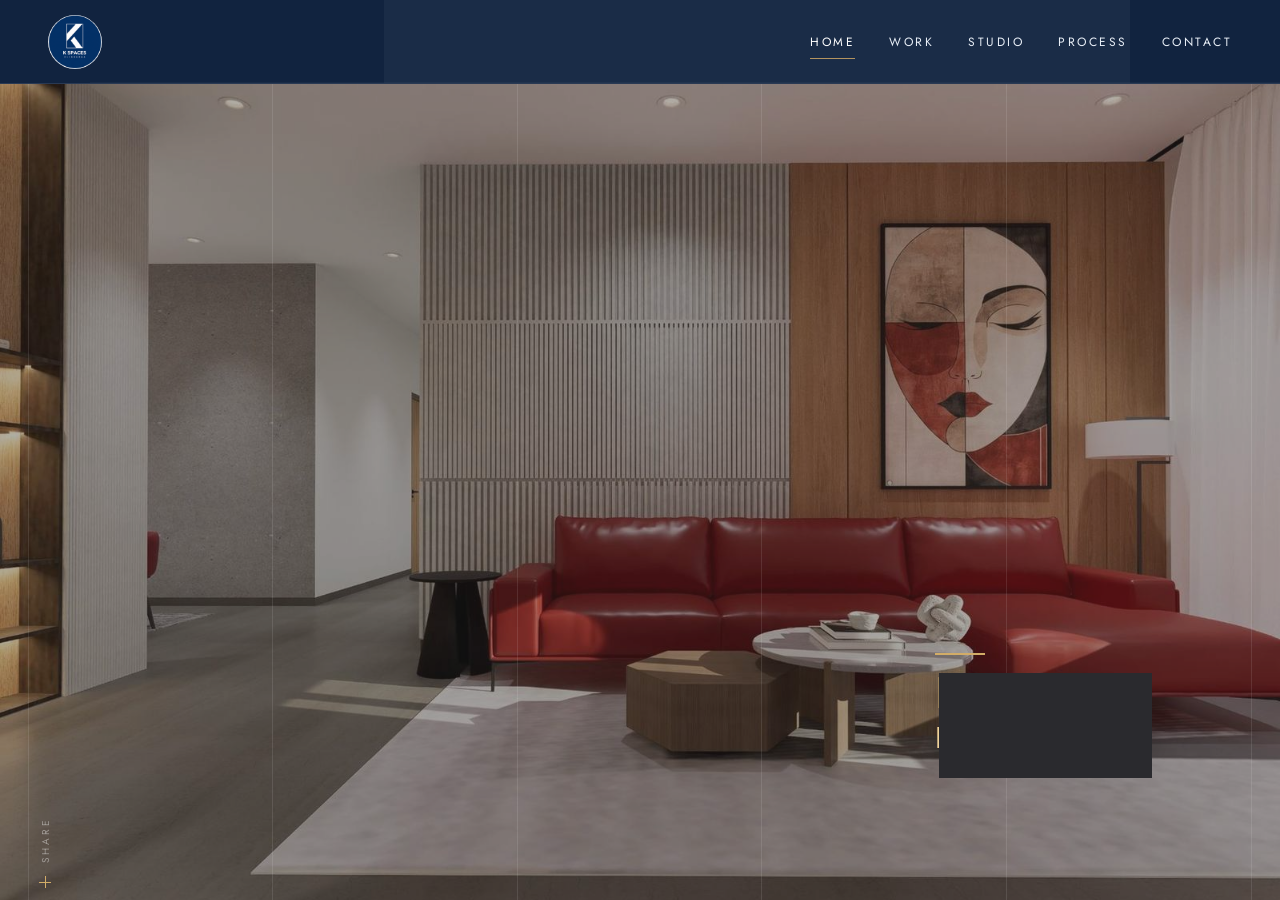
<file: index.html>
<!DOCTYPE HTML>
<html lang="en">
    <head>
        <link rel="preconnect" href="https://fonts.googleapis.com">
        <link rel="preconnect" href="https://fonts.gstatic.com" crossorigin>
        <link href="https://fonts.googleapis.com/css2?family=Archivo:wght@400;500;600;700&family=Jost:wght@200;300;400;500;600&display=swap" rel="stylesheet">
        <!--=============== basic  ===============-->
        <meta charset="UTF-8">
        <title>K Spaces | Architecture & Interiors</title>
        <meta name="viewport" content="width=device-width, initial-scale=1.0, minimum-scale=1.0, maximum-scale=1.0, user-scalable=no">
        <meta name="robots" content="index, follow"/>
        <meta name="keywords" content="architecture,design,designers,modern,tropical architecture,design solutions,commercial,institutional,residential,recreational and community,small urban residences,large housing layouts,retail interiors,multiplexes,malls,experience,design detailing,expertise,construction,technologies  "/>
        <meta name="description" content="firm has handled various commercial, institutional, residential, recreational and community projects. The scale of the projects vary from small urban residences to large housing layouts, retail interiors to multiplexes and malls, but design is nothing without details and finesse. It’s the little things that matter. And with those, we bring the experience and dedication to deliver your dream"/>
        <!--=============== css  ===============-->	
        <link type="text/css" rel="stylesheet" href="css/reset.css">
        <link type="text/css" rel="stylesheet" href="css/plugins.css">
        <link type="text/css" rel="stylesheet" href="css/style.css">
        <link type="text/css" rel="stylesheet" href="css/color.css">
        <!--=============== favicons ===============-->
        <link rel="shortcut icon" href="images/favicon.ico?v=2">
								<!-- Global site tag (gtag.js) - Google Analytics -->
<script async src="https://www.googletagmanager.com/gtag/js?id=UA-140380328-1"></script>
<script>
  window.dataLayer = window.dataLayer || [];
  function gtag(){dataLayer.push(arguments);}
  gtag('js', new Date());

  gtag('config', 'UA-140380328-1');
</script>

    </head>
    <body>
        <!--Loader -->
        <div class="loader2" id="kspaces-loader">
            <div class="ks-loader-center">
                <svg class="ks-bp" viewBox="0 0 240 170" xmlns="http://www.w3.org/2000/svg" aria-label="K Spaces">
                    <path class="ks-ln ks-house" d="M38,92 L120,40 L202,92 M62,92 L62,146 L178,146 L178,92"/>
                    <path class="ks-ln ks-door" d="M104,146 L104,110 L136,110 L136,146"/>
                    <path class="ks-ln ks-win" d="M74,104 L92,104 L92,122 L74,122 Z"/>
                </svg>
                <div class="ks-word">K&nbsp;&nbsp;S P A C E S</div>
            </div>
        </div>
        <style>
        #kspaces-loader{background:#033067;display:flex;align-items:center;justify-content:center;}
        .ks-loader-center{display:flex;flex-direction:column;align-items:center;gap:26px;}
        .ks-bp{width:220px;max-width:64vw;height:auto;overflow:visible;}
        .ks-ln{fill:none;stroke:#e7c882;stroke-width:2.4;stroke-linecap:round;stroke-linejoin:round;will-change:stroke-dashoffset;}
        .ks-house{stroke-dasharray:540;stroke-dashoffset:540;}
        .ks-door{stroke-dasharray:130;stroke-dashoffset:130;}
        .ks-win{stroke-dasharray:80;stroke-dashoffset:80;}
        .ks-word{font-family:'Jost',sans-serif;font-weight:300;letter-spacing:3px;font-size:23px;color:#fff;opacity:0;transform:translateY(6px);will-change:opacity,transform;}
        #kspaces-loader.ks-go .ks-house{animation:ksD1 .7s cubic-bezier(.33,0,.2,1) .05s forwards;}
        #kspaces-loader.ks-go .ks-door{animation:ksD2 .36s cubic-bezier(.33,0,.2,1) .6s forwards;}
        #kspaces-loader.ks-go .ks-win{animation:ksD2 .32s cubic-bezier(.33,0,.2,1) .66s forwards;}
        #kspaces-loader.ks-go .ks-word{animation:ksFW .45s ease .95s forwards;}
        @keyframes ksD1{to{stroke-dashoffset:0;}}
        @keyframes ksD2{to{stroke-dashoffset:0;}}
        @keyframes ksFW{to{opacity:1;transform:translateY(0);}}
        @media(max-width:600px){ .ks-word{font-size:18px;} }
        </style>
        <!-- loader end  -->
        <!-- main start  -->
        <div id="main">
            <!-- header start  -->
            <header class="main-header">
                <a href="index.html" class="header-logo"><img src="images/kspaces-badge.png" alt=""> </a>
                <nav class="ks-topnav">
                    <a href="index.html" class="ks-active">Home</a>
                    <a href="portfolio.html" class="">Work</a>
                    <a href="about.html" class="">Studio</a>
                    <a href="process.html" class="">Process</a>
                    <a href="contacts.html" class="">Contact</a>
                </nav>
                <!-- sidebar-button --> 
                <!-- nav-button-wrap-->
                <div class="nav-button-wrap">
                    <div class="nav-button">
                        <span  class="nos"></span>
                        <span class="ncs"></span>
                        <span class="nbs"></span>
                        <div class="menu-button-text">Menu</div>
                    </div>
                </div>
                <!-- nav-button-wrap end-->
                <!-- sidebar-button end-->  
                <!--  navigation --> 
                <div class="header-contacts">
                    <ul>
                        <li><span> Call </span> <a href="tel:+917680991923">+91 76809 91923</a></li>
                        <li><span> Write </span> <a href="mailto:kspacessupport@gmail.com">kspacessupport@gmail.com</a></li>
                    </ul>
                </div>
                <!-- navigation  end -->            
            </header>
            <!-- header end -->
            <!-- left-panel -->
            <div class="left-panel">
                <div class="horizonral-subtitle"><span><strong></strong></span></div>
                <div class="left-panel_social">
                    <ul >
                        <li><a href="https://www.facebook.com/kspaces/" target="_blank"><i class="fab fa-facebook-f"></i></a></li>
                        <li><a href="https://www.instagram.com/kspaces/" target="_blank"><i class="fab fa-instagram"></i></a></li>
                        <li><a href="https://www.linkedin.com/company/kspaces" target="_blank"><i class="fab fa-linkedin"></i></a></li>
                        <!--<li><a href="#" target="_blank"><i class="fab fa-vk"></i></a></li>-->
                    </ul>
                </div>
            </div>
            <!-- left-panel end -->
            <!-- share-button -->
            <div class="share-button showshare">
                <span>Share</span>
            </div>
            <!-- share-button end -->
            <!-- wrapper  -->	
            <div id="wrapper">
                <!-- content-holder  -->	
                <div class="content-holder" data-pagetitle="ARCHITECTURE & INTERIORS ">
                    <!-- nav-holder-->
                    <div class="nav-holder but-hol">
                        <div class="nav-scroll-bar-wrap fl-wrap">
                            <div class="nav-search">
                                <form action="#" class="searh-inner fl-wrap">
                                    <input name="se" id="se" type="text" class="search fl-wrap" placeholder="Search.." value="Search..." />
                                    <button class="search-submit color-bg" id="submit_btn"><i class="fal fa-search"></i> </button>
                                </form>
                            </div>
                            <!-- nav -->
                            <nav class="nav-inner" id="menu">
                                <ul>
                                    <li>
                                        <a href="index.html" class="act-link">Home</a>
                                        <!--level 2 -->
                                        <!-- <ul>
                                            <li><a href="index.html" class="act-link">Half Slider</a></li>
                                            <li><a href="index2.html" class="">Multi Slideshow</a></li>
											<li><a href="index8.html" class="">Carousel</a></li>
                                            <li><a href="index3.html" class="">Impulse Image</a></li>
                                            <li><a href="index4.html" class="">Fullscreen  Image</a></li>
                                            <li><a href="index5.html" class="">Fullscreen  Slider</a></li>
                                            <li><a href="index6.html" class="">Fullscreen  Slideshow</a></li>
                                            <li><a href="index7.html" class="">Video</a></li>
                                        </ul> -->
                                        <!-- level 2 end -->
                                    </li>
                                     <li>
                                        <a href="about.html">About Us</a>
                                        <!--level 2 -->
                                         <ul>
											<li><a href="about.html" class="">Overview</a></li>
                                            <li></li>
                                            <!--<li><a href="about-personal.html" class="">About Personal</a></li>-->
                                        </ul>
                                        <!--level 2 end -->
                                    </li>
                                    <li><a href="portfolio.html" >Portfolio</a></li>
                                    <li><a href="process.html" class="">Process</a></li>
                                    <li><a href="contacts.html" class="">Contacts</a></li>
                                    
                                </ul>
                            </nav>
                            <!-- nav end-->
                            <!--lang-links-->
                           <!-- <div class="lang-links fl-wrap">
                                <a href="#" class="act-leng">EN</a>
                            </div>-->
                            <!--lang-links end-->
                        </div>
                        <!--nav-social-->
                        <div class="nav-social">
                            <span class="nav-social_title">Follow us : </span>
                            <ul >
                                <li><a href="https://www.facebook.com/kspaces/" target="_blank"><i class="fab fa-facebook-f"></i></a></li>
                                <li><a href="https://www.instagram.com/kspaces/" target="_blank"><i class="fab fa-instagram"></i></a></li>
                                <li><a href="https://www.linkedin.com/company/kspaces" target="_blank"><i class="fab fa-linkedin"></i></a></li>
                                <!--<li><a href="#" target="_blank"><i class="fab fa-vk"></i></a></li>-->
                            </ul>
                        </div>
                        <!--nav-social end -->
                    </div>
                    <div class="nav-overlay">
                        <div class="element"></div>
                    </div>
                    <!-- nav-holder end -->                
                    <!--Content -->
                    <div class="content full-height hidden-item home-half-slider">
                        <div class="hero-canvas-wrap">
                            <div class="dots gallery__dots" data-dots=""></div>
                        </div>
                        <!-- option-panel-->  
                        <div class="option-panel bot-element">
                            <a href="about.html" class="start-btn color-bg"> Start explore <i class="fal fa-long-arrow-right"></i></a>
                            <div class="swiper-counter">
                                <div id="current">01</div>
                                <div id="total"></div>
                            </div>
                            <div class="slide-progress-container">
                                <div class="slide-progress-warp">
                                    <div class="slide-progress color-bg"></div>
                                </div>
                            </div>
                        </div>
                        <!--option-panel end -->                
                        <!-- hero-slider-wrap --> 
                        <div class="hero-slider-wrap fl-wrap full-height">
                            <div class="hero-slider fs-gallery-wrap fl-wrap full-height">
                                <div class="swiper-container">
                                    <div class="swiper-wrapper">
                                        <!-- swiper-slide-->
                                        <div class="swiper-slide">
                                            <div class="half-hero-wrap">
                                                <div class="pr-bg"></div>
                                                <h1>Luxury <br><span>Living Spaces</span></h1>
                                                <div class="clearfix"></div>
                                            </div>
                                        </div>
                                        <!-- swiper-slide end-->
                                        <!-- swiper-slide-->
                                        <div class="swiper-slide">
                                            <div class="half-hero-wrap">
                                                <h1>Commercial <br><span>Office Interiors</span></h1>
                                                <div class="clearfix"></div>
                                            </div>
                                        </div>
                                        <!-- swiper-slide end-->
                                        <!-- swiper-slide-->
                                        <div class="swiper-slide">
                                            <div class="half-hero-wrap">
                                                <h1>Modular <br><span>Kitchens</span></h1>
                                                <div class="clearfix"></div>
                                            </div>
                                        </div>
                                        <!-- swiper-slide end-->
                                        <!-- swiper-slide-->
                                        <div class="swiper-slide bg4">
                                            <div class="half-hero-wrap">
                                                <h1>Meeting <br><span>Room Design</span></h1>
                                                <div class="clearfix"></div>
                                            </div>
                                        </div>
                                        <!-- swiper-slide end-->
                                        <!-- swiper-slide-->
                                        <div class="swiper-slide">
                                            <div class="half-hero-wrap">
                                                <h1>Bespoke <br><span>Bedrooms</span></h1>
                                                <div class="clearfix"></div>
                                            </div>
                                        </div>
                                        <!-- swiper-slide end-->
					<!-- swiper-slide-->
                                        <div class="swiper-slide">
                                            <div class="half-hero-wrap">
                                                <h1>Home <br><span>Theatre Spaces</span></h1>
                                                <div class="clearfix"></div>
                                            </div>
                                        </div>
                                        <!-- swiper-slide end--> 
                                    </div>
                                </div>
                            </div>
                            <div class="hero-slider_control-wrap bot-element">
                                <div class="hero-slider_control hero-slider-button-next"><span>Next<i class="fal fa-angle-right"></i></span> </div>
                                <div class="hero-slider_control hero-slider-button-prev"><span><i class="fal fa-angle-left"></i>Prev </span></div>
                            </div>
                            <div class="hero-slider-wrap_pagination hlaf-slider-pag"></div>
                        </div>
                        <!-- hero-slider-wrap  end--> 
                        <!-- hero-slider-img--> 
                        <div class="hero-slider-img hero-slider-wrap_halftwo">
                         <div class="sec-lines"></div>
                            <div class="swiper-container">
                                <div class="swiper-wrapper" >
                                    
                                    <!-- swiper-slide-->
                                    <div class="swiper-slide">
                                        <div class="bg bg1"  data-bg="images/bg/ks-raj-1.jpg"></div>
                                        <div class="overlay"></div>
                                    </div>
                                    <!-- swiper-slide end-->
                                    <!-- swiper-slide-->
                                    <div class="swiper-slide">
                                        <div class="bg bg2"  data-bg="images/bg/ks-knack-1.jpg"></div>
                                        <div class="overlay"></div>
                                    </div>
                                    <!-- swiper-slide end-->
                                    <!-- swiper-slide-->
                                    <div class="swiper-slide">
                                        <div class="bg bg3"  data-bg="images/bg/ks-raj-2.jpg"></div>
                                        <div class="overlay"></div>
                                    </div>
                                    <!-- swiper-slide end-->
                                    <!-- swiper-slide-->
                                    <div class="swiper-slide">
                                        <div class="bg bg4"  data-bg="images/bg/ks-knack-3.jpg"></div>
                                        <div class="overlay"></div>
                                    </div>
                                    <!-- swiper-slide end-->
                                    <!-- swiper-slide-->
                                    <div class="swiper-slide">
                                        <div class="bg bg5"  data-bg="images/bg/ks-raj-3.jpg"></div>
                                        <div class="overlay"></div>
                                    </div>
                                    <!-- swiper-slide end-->
                                    <!-- swiper-slide-->
                                    <div class="swiper-slide">
                                        <div class="bg bg6"  data-bg="images/bg/ks-knack-2.jpg"></div>
                                        <div class="overlay"></div>
                                    </div>
                                    <!-- swiper-slide end-->
                                                                              
                                </div>
                            </div>
                        </div>
                        <!-- hero-slider-img  end--> 
                    </div>
                    <!-- content  end -->  
                    <!-- share-wrapper-->  
                    <div class="share-wrapper">
                        <div class="close-share-btn"><i class="fal fa-long-arrow-left"></i> Close</div>
                        <div class="share-container fl-wrap  isShare"></div>
                    </div>
                    <!-- share-wrapper  end --> 
                </div>
                <!-- content-holder end -->	
            </div>
            <!-- wrapper end -->
        </div>
        <!-- Main end -->
        <!--=============== scripts  ===============-->
        <script type="text/javascript" src="js/jquery.min.js"></script>
        <script type="text/javascript" src="js/plugins.js"></script>
        <script type="text/javascript" src="js/core.js"></script>
        <script type="text/javascript" src="js/scripts.js"></script>
    </body>
</html>
</file>
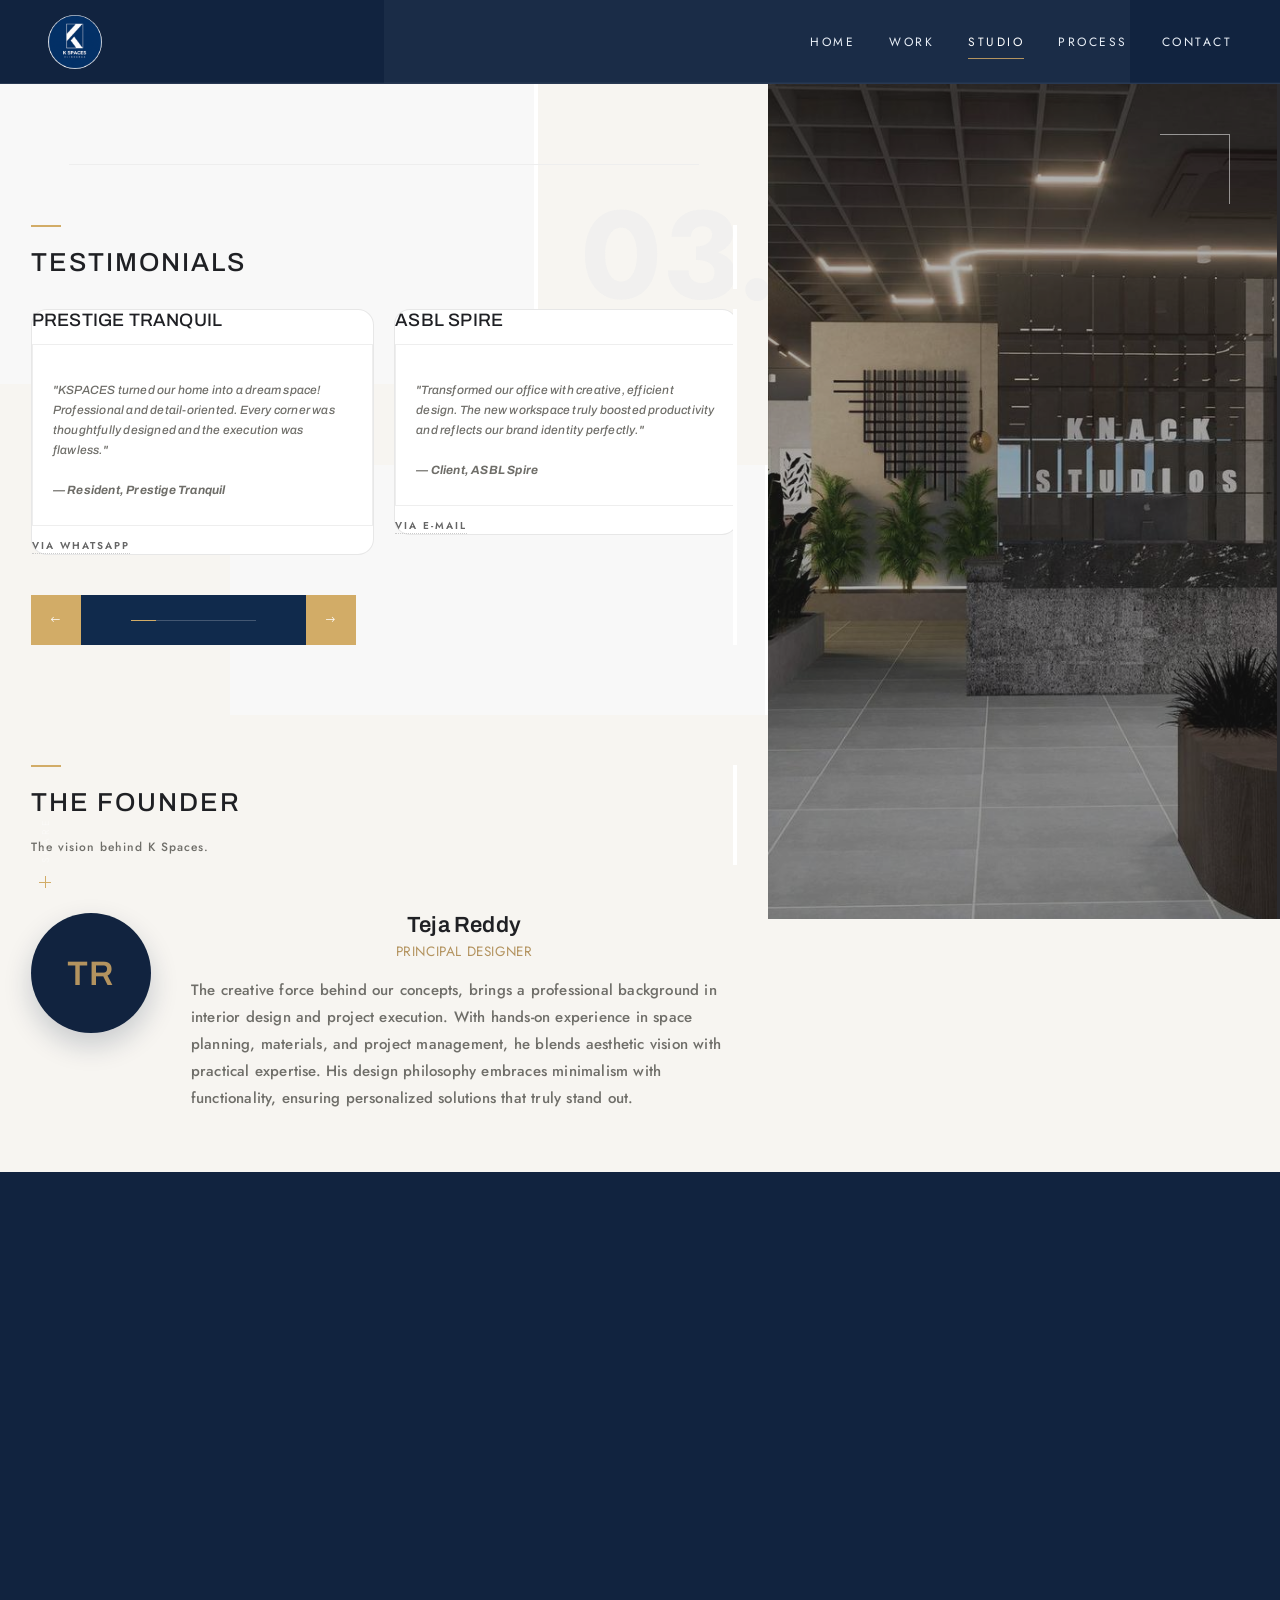
<file: about.html>
<!DOCTYPE HTML>
<html lang="en">
    <head>
        <link rel="preconnect" href="https://fonts.googleapis.com">
        <link rel="preconnect" href="https://fonts.gstatic.com" crossorigin>
        <link href="https://fonts.googleapis.com/css2?family=Archivo:wght@400;500;600;700&family=Jost:wght@200;300;400;500;600&display=swap" rel="stylesheet">
        <!--=============== basic  ===============-->
        <meta charset="UTF-8">
        <title>K Spaces | Architecture & Interiors</title>
        <meta name="viewport" content="width=device-width, initial-scale=1.0, minimum-scale=1.0, maximum-scale=1.0, user-scalable=no">
        <meta name="robots" content="index, follow"/>
        <meta name="keywords" content="K Spaces Interiors, KSPACES, interior design, modular kitchens, luxury villa interiors, home interiors, commercial interiors, turnkey solutions, Hyderabad, architecture, residential, commercial, Vastu planning, 3D visualization, false ceiling, home automation"/>
        <meta name="description" content="firm has handled various commercial, institutional, residential, recreational and community projects. The scale of the projects vary from small urban residences to large housing layouts, retail interiors to multiplexes and malls, but design is nothing without details and finesse. It’s the little things that matter. And with those, we bring the experience and dedication to deliver your dream"/>
        <!--=============== css  ===============-->	
        <link type="text/css" rel="stylesheet" href="css/reset.css">
        <link type="text/css" rel="stylesheet" href="css/plugins.css">
        <link type="text/css" rel="stylesheet" href="css/style.css">
        <link type="text/css" rel="stylesheet" href="css/color.css">
        <!--=============== favicons ===============-->
        <link rel="shortcut icon" href="images/favicon.ico?v=2">
								<script async src="https://www.googletagmanager.com/gtag/js?id=UA-140380328-1"></script>
<script>
  window.dataLayer = window.dataLayer || [];
  function gtag(){dataLayer.push(arguments);}
  gtag('js', new Date());
  gtag('config', 'UA-140380328-1');
</script>
    </head>
    <body>
        <!--Loader -->
        <div class="loader2" id="kspaces-loader">
            <div class="ks-loader-center">
                <svg class="ks-bp" viewBox="0 0 240 170" xmlns="http://www.w3.org/2000/svg" aria-label="K Spaces">
                    <path class="ks-ln ks-house" d="M38,92 L120,40 L202,92 M62,92 L62,146 L178,146 L178,92"/>
                    <path class="ks-ln ks-door" d="M104,146 L104,110 L136,110 L136,146"/>
                    <path class="ks-ln ks-win" d="M74,104 L92,104 L92,122 L74,122 Z"/>
                </svg>
                <div class="ks-word">K&nbsp;&nbsp;S P A C E S</div>
            </div>
        </div>
        <style>
        #kspaces-loader{background:#033067;display:flex;align-items:center;justify-content:center;}
        .ks-loader-center{display:flex;flex-direction:column;align-items:center;gap:26px;}
        .ks-bp{width:220px;max-width:64vw;height:auto;overflow:visible;}
        .ks-ln{fill:none;stroke:#e7c882;stroke-width:2.4;stroke-linecap:round;stroke-linejoin:round;will-change:stroke-dashoffset;}
        .ks-house{stroke-dasharray:540;stroke-dashoffset:540;}
        .ks-door{stroke-dasharray:130;stroke-dashoffset:130;}
        .ks-win{stroke-dasharray:80;stroke-dashoffset:80;}
        .ks-word{font-family:'Jost',sans-serif;font-weight:300;letter-spacing:3px;font-size:23px;color:#fff;opacity:0;transform:translateY(6px);will-change:opacity,transform;}
        #kspaces-loader.ks-go .ks-house{animation:ksD1 .7s cubic-bezier(.33,0,.2,1) .05s forwards;}
        #kspaces-loader.ks-go .ks-door{animation:ksD2 .36s cubic-bezier(.33,0,.2,1) .6s forwards;}
        #kspaces-loader.ks-go .ks-win{animation:ksD2 .32s cubic-bezier(.33,0,.2,1) .66s forwards;}
        #kspaces-loader.ks-go .ks-word{animation:ksFW .45s ease .95s forwards;}
        @keyframes ksD1{to{stroke-dashoffset:0;}}
        @keyframes ksD2{to{stroke-dashoffset:0;}}
        @keyframes ksFW{to{opacity:1;transform:translateY(0);}}
        @media(max-width:600px){ .ks-word{font-size:18px;} }
        </style>
        <!-- loader end  -->
        <!-- main start  -->
        <div id="main">
            <!-- header start  -->
            <header class="main-header">
                <a href="index.html" class="header-logo"><img src="images/kspaces-badge.png" alt="K Spaces"></a>
                <nav class="ks-topnav">
                    <a href="index.html" class="">Home</a>
                    <a href="portfolio.html" class="">Work</a>
                    <a href="about.html" class="ks-active">Studio</a>
                    <a href="process.html" class="">Process</a>
                    <a href="contacts.html" class="">Contact</a>
                </nav>
                <!-- sidebar-button --> 
                <!-- nav-button-wrap-->
                <div class="nav-button-wrap">
                    <div class="nav-button">
                        <span  class="nos"></span>
                        <span class="ncs"></span>
                        <span class="nbs"></span>
                        <div class="menu-button-text">Menu</div>
                    </div>
                </div>
                <!-- nav-button-wrap end-->
                <!-- sidebar-button end-->  
                <!--  navigation --> 
                <div class="header-contacts">
                    <ul>
                        <li><span> Call </span> <a href="tel:+917680991923">+91 76809 91923</a></li>
                        <li><span> Write </span> <a href="mailto:kspacessupport@gmail.com">kspacessupport@gmail.com</a></li>
                    </ul>
                </div>
                <!-- navigation  end -->            
            </header>
            <!-- header end -->
            <!-- left-panel -->
            <div class="left-panel">
                <div class="horizonral-subtitle"><span><strong></strong></span></div>
                <div class="left-panel_social">
                    <ul >
                        <li><a href="https://www.facebook.com/kspaces/" target="_blank"><i class="fab fa-facebook-f"></i></a></li>
																								<li><a href="https://www.instagram.com/kspaces/" target="_blank"><i class="fab fa-instagram"></i></a></li>
																								<li><a href="https://www.linkedin.com/company/kspaces" target="_blank"><i class="fab fa-linkedin"></i></a></li>
                    </ul>
                </div>
            </div>
            <!-- left-panel end -->
            <!-- share-button -->
            <div class="share-button showshare">
                <span>Share</span>
            </div>
            <!-- share-button end -->
            <!-- wrapper  -->	
            <div id="wrapper">
                <!-- content-holder  -->	
                <div class="content-holder" data-pagetitle="About K Spaces">
                    <!-- nav-holder-->
                    <div class="nav-holder but-hol">
                        <div class="nav-scroll-bar-wrap fl-wrap">
                            <div class="nav-search">
                                <form action="www.kspaces.in" class="searh-inner fl-wrap">
                                    <input name="se" id="se" type="text" class="search fl-wrap" placeholder="Search.." value="Search..." />
                                    <button class="search-submit color-bg" id="submit_btn"><i class="fal fa-search"></i> </button>
                                </form>
                            </div>
                            <!-- nav -->
                            <nav class="nav-inner" id="menu">
                                <ul>
                                    <li>
                                        <a href="index.html" >Home</a>
                                        <!--level 2 -->
                                        <!--<ul>
                                            <li><a href="index.html" class="act-link">Half Slider</a></li>
                                            <li><a href="index2.html" class="">Multi Slideshow</a></li>
																																												<li><a href="index8.html" class="">Carousel</a></li>
                                            <li><a href="index3.html" class="">Impulse Image</a></li>
                                            <li><a href="index4.html" class="">Fullscreen  Image</a></li>
                                            <li><a href="index5.html" class="">Fullscreen  Slider</a></li>
                                            <li><a href="index6.html" class="">Fullscreen  Slideshow</a></li>
                                            <li><a href="index7.html" class="">Video</a></li>
                                        </ul>
                                        <!--level 2 end -->
                                    </li>
                                    <li>
                                        <a href="about.html" class="act-link">About Us</a>
                                        <!--level 2 -->
                                         <ul>
																																												<li><a href="about.html" class="">Overview</a></li>
                                            <li></li>
                                            <!--<li><a href="about-personal.html" class="">About Personal</a></li>-->
                                        </ul>
                                        <!--level 2 end -->
                                    </li>
                                    <li><a href="portfolio.html">Portfolio</a></li>
                                    <li><a href="process.html" class="">Process</a></li>
                                    <li><a href="contacts.html" class="">Contacts</a></li>
                                    
                                </ul>
                            </nav>
                            <!-- nav end-->
                            <!--lang-links-->
                            <!--<div class="lang-links fl-wrap">
                                <a href="#" class="act-leng">EN</a>
                            </div>-->
                            <!--lang-links end-->
                        </div>
                        <!--nav-social-->
                        <div class="nav-social">
                            <span class="nav-social_title">Follow us : </span>
                            <ul >
                                <li><a href="https://www.facebook.com/kspaces/" target="_blank"><i class="fab fa-facebook-f"></i></a></li>																	
																										<li><a href="https://www.instagram.com/kspaces/" target="_blank"><i class="fab fa-instagram"></i></a></li>
																											<li><a href="https://www.linkedin.com/company/kspaces" target="_blank"><i class="fab fa-linkedin"></i></a></li>
                            </ul>
                        </div>
                        <!--nav-social end -->
                    </div>
                    <div class="nav-overlay">
                        <div class="element"></div>
                    </div>
                    <!-- nav-holder end -->                
                    <!--content--> 
                    <div class="content">
                        <!--fixed-column-wrap-->
                        <div class="fixed-column-wrap">
                            <div class="pr-bg"></div>
                            <!--fixed-column-wrap-content-->
                            <div class="fixed-column-wrap-content">
                                <div class="scroll-nav-wrap color-bg">
                                    <div class="carnival">Scroll down</div>
                                    <div class="snw-dec">
                                        <div class="mousey">
                                            <div class="scroller"></div>
                                        </div>
                                    </div>
                                </div>
                                <div class="bg" data-bg="images/bg/ks-knack-1.jpg"></div>
                                <div class="overlay"></div>
                                <div class="progress-bar-wrap bot-element">
                                    <div class="progress-bar"></div>
                                </div>
                                <!--fixed-column-wrap_title-->
                                <div class="fixed-column-wrap_title first-tile_load">
                                    <h2>About<br> K Spaces</h2>
                                    <p>An architecture &amp; interiors practice with a talented team of architects and designers striving for evolution in the design fraternity...</p>
                                </div>
                                <!--fixed-column-wrap_title end-->
                                <div class="fixed-column-dec"></div>
                            </div>
                            <!--fixed-column-wrap-content end-->
                        </div>
                        <!--fixed-column-wrap end-->
                        <!--column-wrap--> 
                        <div class="column-wrap">
                            <!--column-wrap-container -->   
                            <div class="column-wrap-container fl-wrap">
                                <div class="col-wc_dec">
                                    <div class="pr-bg pr-bg-white"></div>
                                </div>
                                <div class="col-wc_dec col-wc_dec2">
                                    <div class="pr-bg pr-bg-white"></div>
                                </div>
                                <!--section end--> 
                                <!--<div class="section-separator"></div>-->
                                <!--section --> 
                                <section   class="no-padding">
                                    <div class="container">
                                        <div class="row">
                                            <div class="col-md-12">
                                                <div class="inline-facts-container fl-wrap">
                                                </div>
                                            </div>
                                        </div>
                                    </div>
                                </section>
                                <!--section end--> 
                                <div class="section-separator"></div>
                                <!--section--> 
                                <section id="sec5" class="small-padding">
                                    <div class="container">
                                        <div class="split-sceen-content_title fl-wrap">
                                            <div class="pr-bg pr-bg-white"></div>
                                            <h3>Testimonials</h3>
                                        </div>
                                        <div class="column-wrap-content fl-wrap">
                                            <div class="column-wrap-text">
                                                <div class="testilider fl-wrap" data-effects="slide">
                                                    <div class="pr-bg pr-bg-white"></div>
                                                    <div class="swiper-container">
                                                        <div class="swiper-wrapper">
                                                            <!-- swiper-slide -->
                                                            <div class="swiper-slide">
                                                                <div class="testi-item fl-wrap">
                                                                    <h3>PRESTIGE TRANQUIL</h3>
                                                                    <p>"KSPACES turned our home into a dream space! Professional and detail-oriented. Every corner was thoughtfully designed and the execution was flawless."<br><br>
                                                                    <b>— Resident, Prestige Tranquil</b></p>
                                                                    <a href="#" class="teti-link" target="_blank">Via WhatsApp</a>
                                                                </div>
                                                            </div>
                                                            <!-- swiper-slide end-->
                                                            <!-- swiper-slide -->
                                                            <div class="swiper-slide">
                                                                <div class="testi-item fl-wrap">
                                                                    <h3>ASBL SPIRE</h3>
                                                                    <p>"Transformed our office with creative, efficient design. The new workspace truly boosted productivity and reflects our brand identity perfectly."<br><br>
                                                                    <b>— Client, ASBL Spire</b></p>
                                                                    <a href="#" class="teti-link" target="_blank">Via E-mail</a>
                                                                </div>
                                                            </div>
                                                            <!-- swiper-slide end-->
                                                            <!-- swiper-slide -->
                                                            <div class="swiper-slide">
                                                                <div class="testi-item fl-wrap">
                                                                    <h3>DSR CLASSE</h3>
                                                                    <p>"K Spaces exceeded all expectations. The process was seamless from start to finish, and the elevated design gave our space a completely new character."<br><br>
                                                                    <b>— Homeowner, DSR Classe</b></p>
                                                                    <a href="#" class="teti-link" target="_blank">Via WhatsApp</a>
                                                                </div>
                                                            </div>
                                                            <!-- swiper-slide end-->
                                                            <!-- swiper-slide -->
                                                            <div class="swiper-slide">
                                                                <div class="testi-item fl-wrap">
                                                                    <h3>LANSUM ELDORADO</h3>
                                                                    <p>"KSPACES gave my café a stylish makeover that perfectly reflects my brand. The attention to detail and material selection was exceptional."<br><br>
                                                                    <b>— Business Owner, Lansum Eldorado</b></p>
                                                                    <a href="#" class="teti-link" target="_blank">Via E-mail</a>
                                                                </div>
                                                            </div>
                                                            <!-- swiper-slide end-->
                                                            <!-- swiper-slide -->
                                                            <div class="swiper-slide">
                                                                <div class="testi-item fl-wrap">
                                                                    <h3>RAJAPUSHPA PROVINCIA</h3>
                                                                    <p>"Made our home feel luxurious and deeply personal. K Spaces is a talented and passionate team who truly listen to their clients."<br><br>
                                                                    <b>— Homeowner, Rajapushpa Provincia</b></p>
                                                                    <a href="#" class="teti-link" target="_blank">Via WhatsApp</a>
                                                                </div>
                                                            </div>
                                                            <!-- swiper-slide end-->
                                                        </div>
                                                        <div class="testilider-controls">
                                                            <div class="tc-pagination"></div>
                                                            <div class="ss-slider-btn ss-slider-prev color-bg"><i class="fal fa-long-arrow-left"></i></div>
                                                            <div class="ss-slider-btn ss-slider-next color-bg"><i class="fal fa-long-arrow-right"></i></div>
                                                        </div>
                                                    </div>
                                                </div>
                                            </div>
                                        </div>
                                        <div class="section-number right_sn">
                                            <div class="pr-bg pr-bg-white"></div>
                                            <span>0</span>3.
                                        </div>
                                    </div>
																																				
                                </section>
                                <!--section end-->         
                            </div>
                                <!-- founder section (part of Studio) -->
                                <section class="small-padding" id="founder">
                                    <div class="container">
                                        <div class="split-sceen-content_title fl-wrap">
                                            <div class="pr-bg pr-bg-white"></div>
                                            <h3>The Founder</h3>
                                            <p>The vision behind K Spaces.</p>
                                        </div>
                                        <div class="ks-founder fl-wrap">
                                            <div class="ks-founder-av">TR</div>
                                            <div class="ks-founder-info">
                                                <div class="ks-founder-name">Teja Reddy</div>
                                                <div class="ks-founder-role">Principal Designer</div>
                                                <p class="ks-founder-bio">The creative force behind our concepts, brings a professional background in interior design and project execution. With hands-on experience in space planning, materials, and project management, he blends aesthetic vision with practical expertise. His design philosophy embraces minimalism with functionality, ensuring personalized solutions that truly stand out.</p>
                                            </div>
                                        </div>
                                    </div>
                                </section>
                                <!-- founder section end -->
                            <!--column-wrap-container end-->         
                        </div>
                        <!--column-wrap end--> 
                        <div class="limit-box fl-wrap"></div>
                    </div>
                    <!--content end -->       
                    <!-- footer -->
                    <div class="height-emulator fl-wrap"></div>
                    <footer class="main-footer fixed-footer">
                        <div class="pr-bg"></div>
                        <div class="container">
                            <div class="fl-wrap footer-inner">
                                <div class="row">
                                    <div class="col-md-4">
                                        <div class="footer-logo">
                                            <img src="images/kspaces-badge.png" alt="K Spaces">
                                        </div>
                                        <div class="footer_text  footer-box fl-wrap">
                                            <p>Our team takes over everything, from an idea and concept development to realization. We believe in traditions and incorporate them within our innovations.Client is the soul of the project.</p>
                                        </div>
                                    </div>
                                    <div class="col-md-4">
                                        <div class="footer-header fl-wrap"><span>01.</span> Contacts</div>
                                        <!-- footer-contacts-->
                                        <div class="footer-contacts footer-box fl-wrap">
                                            <ul>
                                                <li><span>Call:</span><a href="tel:+917680991923">+91 76809 91923</a></li>
                                                <li><span>Write  :</span><a href="#">kspacessupport@gmail.com</a></li>
                                                <li><span>Find us : </span><a href="#">Madhapur, Hyderabad-81, India</a></li>
                                            </ul>
                                        </div>
                                        <!-- footer contacts end -->
                                        <a href="contacts.html" class="fc_button">Get In Touch <i class="fal fa-envelope"></i></a>
                                    </div>
                                    <div class="col-md-4">
                                        <div class="footer-header fl-wrap"><span>02.</span> Subscribe</div>
                                        <div class="footer-box fl-wrap">
                                            <p>Want to be notified when we launch a new template or an udpate. Just sign up and we'll send you a notification by email.</p>
                                            <div class="subcribe-form fl-wrap">
                                                <form id="subscribe" class="fl-wrap">
                                                    <input class="enteremail" name="email" id="subscribe-email" placeholder="Your Email" spellcheck="false" type="text">
                                                    <button type="submit" id="subscribe-button" class="subscribe-button">  Send  <i class="fal fa-long-arrow-right"></i></button>
                                                    <label for="subscribe-email" class="subscribe-message"></label>
                                                </form>
                                            </div>
                                        </div>
                                    </div>
                                </div>
                            </div>
                            <div class="subfooter fl-wrap">
                                <!-- policy-box-->
                                <div class="policy-box">
                                    <span>&#169 kspaces  /  All rights reserved. </span>
                                </div>
                                <!-- policy-box end-->
                            </div>
                        </div>
                        <div class="footer-canvas">
                            <div class="dots gallery__dots" data-dots=""></div>
                        </div>
                    </footer>
                    <!-- footer  end -->
                    <!-- share-wrapper-->  
                    <div class="share-wrapper">
                        <div class="close-share-btn"><i class="fal fa-long-arrow-left"></i> Close</div>
                        <div class="share-container fl-wrap  isShare"></div>
                    </div>
                    <!-- share-wrapper  end --> 
                </div>
                <!-- content-holder end -->	
            </div>
            <!-- wrapper end -->
        </div>
        <!-- Main end -->
        <!--=============== scripts  ===============-->
        <script type="text/javascript" src="js/jquery.min.js"></script>
        <script type="text/javascript" src="js/plugins.js"></script>
        <script type="text/javascript" src="js/core.js"></script>
        <script type="text/javascript" src="js/scripts.js"></script>
    </body>
</html>
</file>
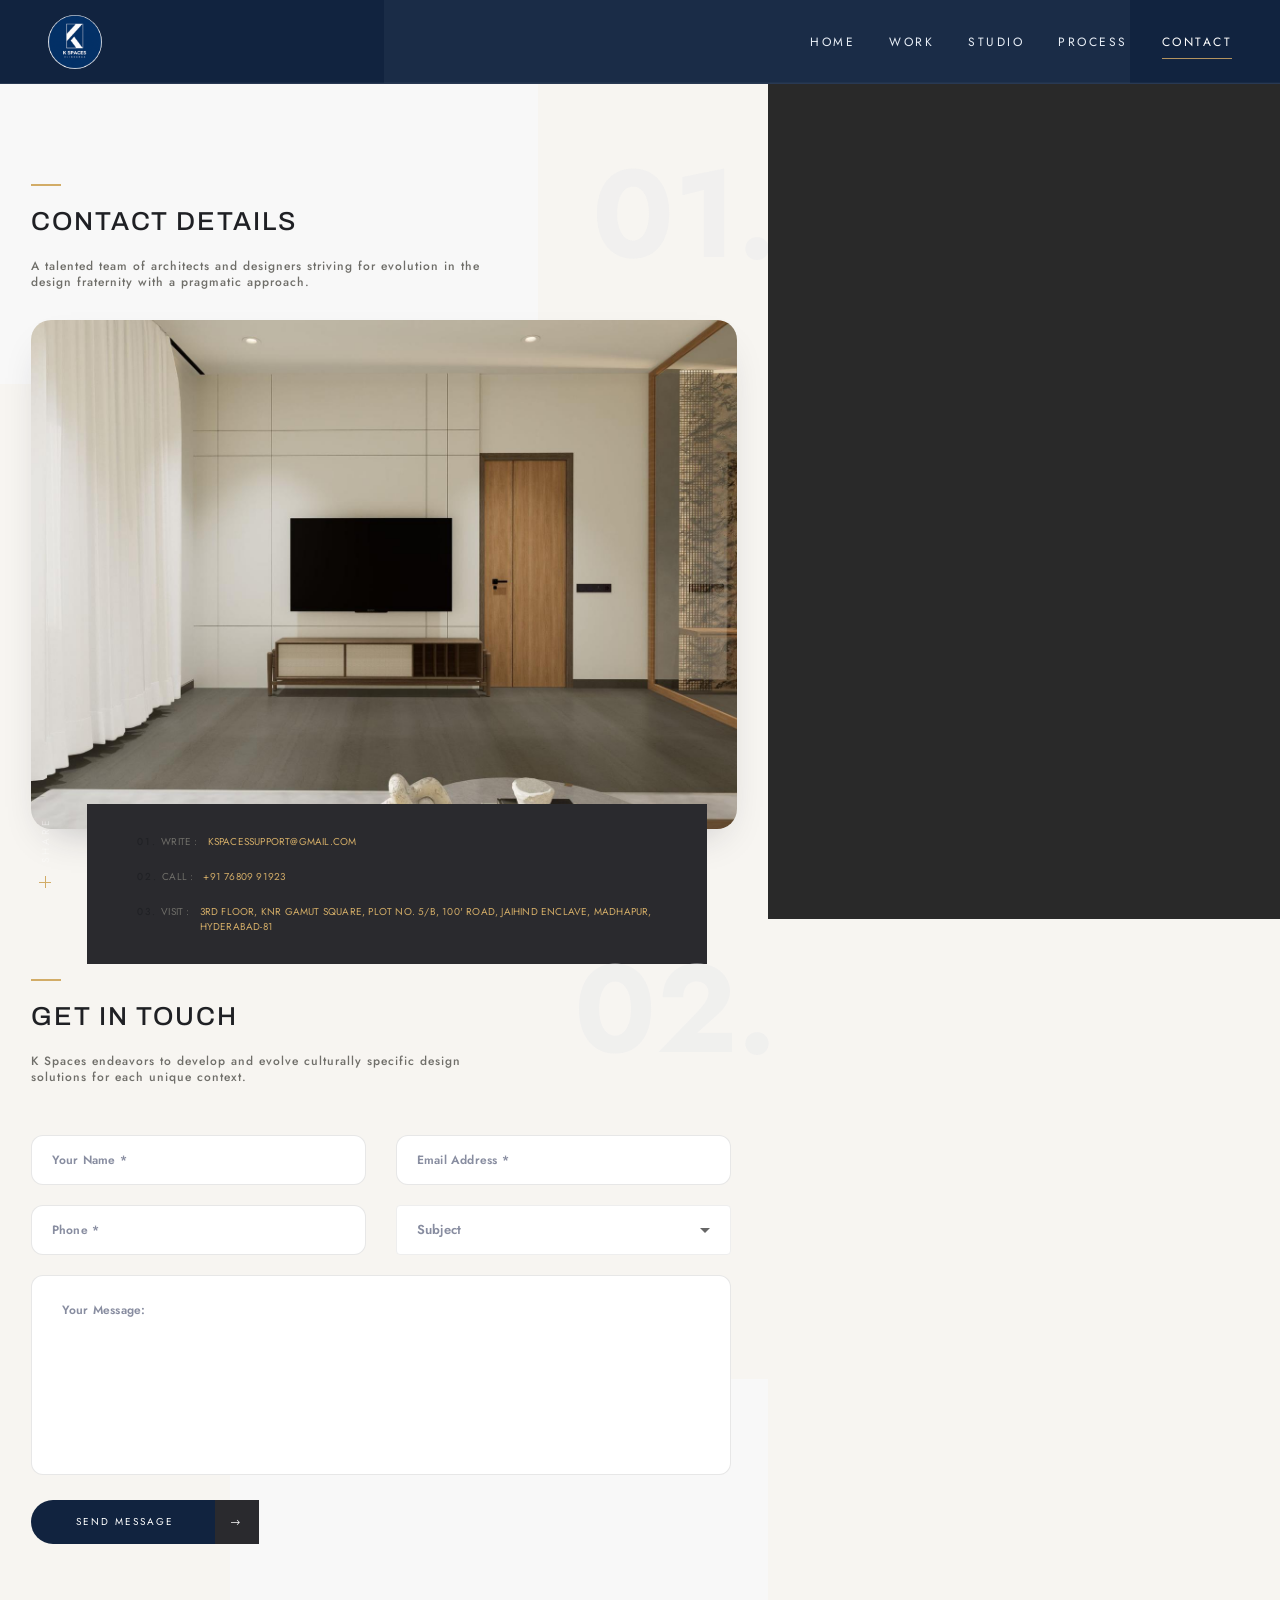
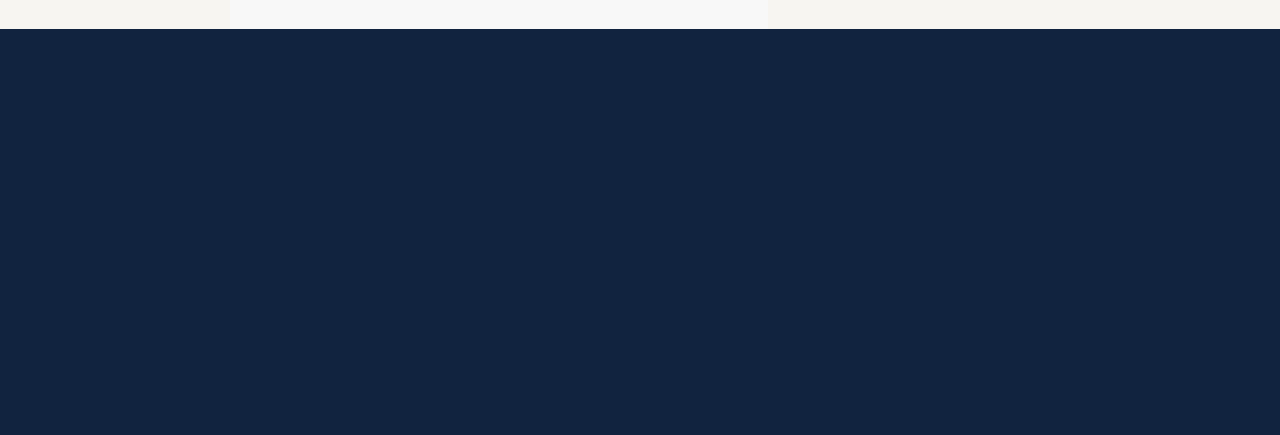
<file: contacts.html>
<!DOCTYPE HTML>
<html lang="en">
    <head>
        <link rel="preconnect" href="https://fonts.googleapis.com">
        <link rel="preconnect" href="https://fonts.gstatic.com" crossorigin>
        <link href="https://fonts.googleapis.com/css2?family=Archivo:wght@400;500;600;700&family=Jost:wght@200;300;400;500;600&display=swap" rel="stylesheet">
        <!--=============== basic  ===============-->
        <meta charset="UTF-8">
        <title>K Spaces | Architecture & Interiors</title>
        <meta name="viewport" content="width=device-width, initial-scale=1.0, minimum-scale=1.0, maximum-scale=1.0, user-scalable=no">
        <meta name="robots" content="index, follow"/>
        <meta name="keywords" content="K Spaces Interiors, KSPACES, interior design, modular kitchens, luxury villa interiors, home interiors, commercial interiors, turnkey solutions, Hyderabad, architecture, residential, commercial, Vastu planning, 3D visualization, false ceiling, home automation"/>
        <meta name="description" content="firm has handled various commercial, institutional, residential, recreational and community projects. The scale of the projects vary from small urban residences to large housing layouts, retail interiors to multiplexes and malls, but design is nothing without details and finesse. It’s the little things that matter. And with those, we bring the experience and dedication to deliver your dream"/>
        <!--=============== css  ===============-->	
        <link type="text/css" rel="stylesheet" href="css/reset.css">
        <link type="text/css" rel="stylesheet" href="css/plugins.css">
        <link type="text/css" rel="stylesheet" href="css/style.css">
        <link type="text/css" rel="stylesheet" href="css/color.css">
        <!--=============== favicons ===============-->
        <link rel="shortcut icon" href="images/favicon.ico?v=2">
		<script async src="https://www.googletagmanager.com/gtag/js?id=UA-140380328-1"></script>
<script>
  window.dataLayer = window.dataLayer || [];
  function gtag(){dataLayer.push(arguments);}
  gtag('js', new Date());
  gtag('config', 'UA-140380328-1');
</script>
    </head>
    <body>
        <!--Loader -->
        <div class="loader2" id="kspaces-loader">
            <div class="ks-loader-center">
                <svg class="ks-bp" viewBox="0 0 240 170" xmlns="http://www.w3.org/2000/svg" aria-label="K Spaces">
                    <path class="ks-ln ks-house" d="M38,92 L120,40 L202,92 M62,92 L62,146 L178,146 L178,92"/>
                    <path class="ks-ln ks-door" d="M104,146 L104,110 L136,110 L136,146"/>
                    <path class="ks-ln ks-win" d="M74,104 L92,104 L92,122 L74,122 Z"/>
                </svg>
                <div class="ks-word">K&nbsp;&nbsp;S P A C E S</div>
            </div>
        </div>
        <style>
        #kspaces-loader{background:#033067;display:flex;align-items:center;justify-content:center;}
        .ks-loader-center{display:flex;flex-direction:column;align-items:center;gap:26px;}
        .ks-bp{width:220px;max-width:64vw;height:auto;overflow:visible;}
        .ks-ln{fill:none;stroke:#e7c882;stroke-width:2.4;stroke-linecap:round;stroke-linejoin:round;will-change:stroke-dashoffset;}
        .ks-house{stroke-dasharray:540;stroke-dashoffset:540;}
        .ks-door{stroke-dasharray:130;stroke-dashoffset:130;}
        .ks-win{stroke-dasharray:80;stroke-dashoffset:80;}
        .ks-word{font-family:'Jost',sans-serif;font-weight:300;letter-spacing:3px;font-size:23px;color:#fff;opacity:0;transform:translateY(6px);will-change:opacity,transform;}
        #kspaces-loader.ks-go .ks-house{animation:ksD1 .7s cubic-bezier(.33,0,.2,1) .05s forwards;}
        #kspaces-loader.ks-go .ks-door{animation:ksD2 .36s cubic-bezier(.33,0,.2,1) .6s forwards;}
        #kspaces-loader.ks-go .ks-win{animation:ksD2 .32s cubic-bezier(.33,0,.2,1) .66s forwards;}
        #kspaces-loader.ks-go .ks-word{animation:ksFW .45s ease .95s forwards;}
        @keyframes ksD1{to{stroke-dashoffset:0;}}
        @keyframes ksD2{to{stroke-dashoffset:0;}}
        @keyframes ksFW{to{opacity:1;transform:translateY(0);}}
        @media(max-width:600px){ .ks-word{font-size:18px;} }
        </style>
        <!-- loader end  -->
        <!-- main start  -->
        <div id="main">
            <!-- header start  -->
            <header class="main-header">
                <a href="index.html" class="header-logo"><img src="images/kspaces-badge.png" alt=""> </a>
                <nav class="ks-topnav">
                    <a href="index.html" class="">Home</a>
                    <a href="portfolio.html" class="">Work</a>
                    <a href="about.html" class="">Studio</a>
                    <a href="process.html" class="">Process</a>
                    <a href="contacts.html" class="ks-active">Contact</a>
                </nav>
                <!-- sidebar-button --> 
                <!-- nav-button-wrap-->
                <div class="nav-button-wrap">
                    <div class="nav-button">
                        <span  class="nos"></span>
                        <span class="ncs"></span>
                        <span class="nbs"></span>
                        <div class="menu-button-text">Menu</div>
                    </div>
                </div>
                <!-- nav-button-wrap end-->
                <!-- sidebar-button end-->  
                <!--  navigation --> 
                <div class="header-contacts">
                    <ul>
                        <li><span> Call </span> <a href="tel:+917680991923">+91 76809 91923</a></li>
                        <li><span> Write </span> <a href="mailto:kspacessupport@gmail.com">kspacessupport@gmail.com</a></li>
                    </ul>
                </div>
                <!-- navigation  end -->            
            </header>
            <!-- header end -->
            <!-- left-panel -->
            <div class="left-panel">
                <div class="horizonral-subtitle"><span><strong></strong></span></div>
                <div class="left-panel_social">
                    <ul >
                        <li><a href="https://www.facebook.com/kspaces/" target="_blank"><i class="fab fa-facebook-f"></i></a></li>																	
                        <li><a href="https://www.instagram.com/kspaces/" target="_blank"><i class="fab fa-instagram"></i></a></li>
                        <li><a href="https://www.linkedin.com/company/kspaces" target="_blank"><i class="fab fa-linkedin"></i></a></li>
                    </ul>
                </div>
            </div>
            <!-- left-panel end -->
            <!-- share-button -->
            <div class="share-button showshare">
                <span>Share</span>
            </div>
            <!-- share-button end -->
            <!-- wrapper  -->	
            <div id="wrapper">
                <!-- content-holder  -->	
                <div class="content-holder" data-pagetitle="Contact Us">
                    <!-- nav-holder-->
                    <div class="nav-holder but-hol">
                        <div class="nav-scroll-bar-wrap fl-wrap">
                            <div class="nav-search">
                                <form action="#" class="searh-inner fl-wrap">
                                    <input name="se" id="se" type="text" class="search fl-wrap" placeholder="Search.." value="Search..." />
                                    <button class="search-submit color-bg" id="submit_btn"><i class="fal fa-search"></i> </button>
                                </form>
                            </div>
                            <!-- nav -->
                            <nav class="nav-inner" id="menu">
                                <ul>
                                    <li>
                                        <a href="index.html" >Home</a>
                                        <!--level 2 -->
                                        <!--<ul>
                                            <li><a href="index.html" class="act-link">Half Slider</a></li>
                                            <li><a href="index2.html" class="">Multi Slideshow</a></li>
																																												<li><a href="index8.html" class="">Carousel</a></li>
                                            <li><a href="index3.html" class="">Impulse Image</a></li>
                                            <li><a href="index4.html" class="">Fullscreen  Image</a></li>
                                            <li><a href="index5.html" class="">Fullscreen  Slider</a></li>
                                            <li><a href="index6.html" class="">Fullscreen  Slideshow</a></li>
                                            <li><a href="index7.html" class="">Video</a></li>
                                        </ul>
                                        <!--level 2 end -->
                                    </li>
                                    <li>
                                        <a href="about.html" >About Us</a>
                                        <!--level 2 -->
                                         <ul>
											<li><a href="about.html" class="">Overview</a></li>
                                            <li></li>
                                            <!--<li><a href="about-personal.html" class="">About Personal</a></li>-->
                                        </ul>
                                        <!--level 2 end -->
                                    </li>
                                    <li><a href="portfolio.html">Portfolio</a></li>
                                    <li><a href="process.html" class="">Process</a></li>
                                    <li><a href="contacts.html" class="act-link">Contacts</a></li>
                                    
                                </ul>
                            </nav>
                            <!-- nav end-->
                            <!--lang-links-->
                            <!--<div class="lang-links fl-wrap">
                                <a href="#" class="act-leng">EN</a>
                            </div>-->
                            <!--lang-links end-->
                        </div>
                        <!--nav-social-->
                        <div class="nav-social">
                            <span class="nav-social_title">Follow us : </span>
                            <ul >
                                <li><a href="https://www.facebook.com/kspaces/" target="_blank"><i class="fab fa-facebook-f"></i></a></li>																	
								<li><a href="https://www.instagram.com/kspaces/" target="_blank"><i class="fab fa-instagram"></i></a></li>
								<li><a href="https://www.linkedin.com/company/kspaces" target="_blank"><i class="fab fa-linkedin"></i></a></li>
                            </ul>
                        </div>
                        <!--nav-social end -->
                    </div>
                    <div class="nav-overlay">
                        <div class="element"></div>
                    </div>
                    <!-- nav-holder end -->         
                    <!--content--> 
                    <div class="content">
                        <!--fixed-column-wrap-->
                        <div class="fixed-column-wrap">
                            <div class="pr-bg"></div>
                            <div class="fixed-column-wrap-content map-mobile">
                                <div class="scroll-nav-wrap color-bg">
                                    <div class="carnival">Scroll down</div>
                                    <div class="snw-dec">
                                        <div class="mousey">
                                            <div class="scroller"></div>
                                        </div>
                                    </div>
                                </div>
                                <div class="progress-bar-wrap bot-element">
                                    <div class="progress-bar"></div>
                                </div>
                                <div class="map-container mc_big">
                                    <!-- <div id="map-single" class="map" data-latlog="[17.441493 , 78.387803]" data-popuptext="We work in Hyderabad . <br> We are waiting for your visit"></div> -->
                                    <iframe class="map map1" src="https://maps.google.com/maps?q=KNR%20Gamut%20Square%2C%20100%20Feet%20Road%2C%20Jaihind%20Enclave%2C%20Madhapur%2C%20Hyderabad%20500081&t=&z=15&ie=UTF8&iwloc=&output=embed" style="border:0;" allowfullscreen="" loading="lazy" referrerpolicy="no-referrer-when-downgrade"></iframe>
                                </div>
                            </div>
                            <!--fixed-column-wrap-content end-->
                        </div>
                        <!--fixed-column-wrap end-->
                        <!--column-wrap--> 
                        <div class="column-wrap">
                            <!--column-wrap-container -->   
                            <div class="column-wrap-container fl-wrap">
                                <div class="col-wc_dec">
                                    <div class="pr-bg pr-bg-white"></div>
                                </div>
                                <div class="col-wc_dec col-wc_dec2">
                                    <div class="pr-bg pr-bg-white"></div>
                                </div>
                                <!--section--> 
                                <section id="sec1" class="small-padding">
                                    <div class="container">
                                        <div class="split-sceen-content_title fl-wrap">
                                            <div class="pr-bg pr-bg-white"></div>
                                            <h3> Contact Details</h3>
                                            <p>A talented team of architects and designers striving for evolution in the design fraternity with a pragmatic approach. </p>
                                        </div>
                                        <div class="column-wrap-content fl-wrap">
                                            <div class="column-wrap-media fl-wrap">
                                                <div class="pr-bg pr-bg-white"></div>
                                                <img src="images/projects/raj/raj-1.jpg"  class="respimg" alt="">
                                                <div class="cont-det-wrap dark-bg">
                                                    <div class="pr-bg pr-bg-white"></div>
                                                    <ul>
                                                        <li><strong>01.</strong><span>Write : </span> <a href="mailto:kspacessupport@gmail.com">kspacessupport@gmail.com</a></li>
                                                        <li><strong>02.</strong><span> Call :</span> <a href="tel:+917680991923">+91 76809 91923</a></li>
                                                        <li><strong>03.</strong><span> Visit :</span> <a href="https://maps.app.goo.gl/krULxRX7T75j2xBm6" target="_blank">3rd Floor, KNR Gamut Square, Plot No. 5/B, 100' Road, Jaihind Enclave, Madhapur, Hyderabad-81</a></li>
                                                    </ul>
                                                </div>
                                            </div>
                                        </div>
                                        <div class="section-number right_sn"><span>0</span>1.</div>
                                    </div>
                                </section>
                                <!--section end--> 
                               <!-- <div class="section-separator"></div>-->
                                <!--section--> 
                                <section id="sec2" class="small-padding">
                                    <div class="container">
                                        <div class="split-sceen-content_title fl-wrap">
                                            <div class="pr-bg pr-bg-white"></div>
                                            <h3>Get In touch</h3>
                                            <p>K Spaces endeavors to develop and evolve culturally specific design solutions for each unique context.</p>
                                        </div>
                                        <div id="contact-form">
                                            <div class="pr-bg pr-bg-white"></div>
                                            <div id="message"></div>
                                            <form  class="custom-form" action="php/contact.php" name="contactform" id="contactform">
                                                <fieldset>
                                                    <div class="row">
                                                        <div class="col-md-6">
                                                            <input type="text" name="name" id="name" placeholder="Your Name *" value=""/>
                                                        </div>
                                                        <div class="col-md-6">
                                                            <input type="text"  name="email" id="email" placeholder="Email Address *" value=""/>
                                                        </div>
                                                        <div class="col-md-6">
                                                            <input type="text"  name="phone" id="phone" placeholder="Phone *" value=""/>
                                                        </div>
                                                        <div class="col-md-6">
                                                            <select name="subject" id="subject" data-placeholder="Subject" class="chosen-select sel-dec">
                                                                <option>Subject</option>
                                                                <option value="Order Project">Order Project</option>
                                                                <option value="Support">Support</option>
                                                                <option value="Other Question">Other Question</option>
                                                            </select>
                                                        </div>
                                                    </div>
                                                    <textarea name="comments"  id="comments" cols="40" rows="3" placeholder="Your Message:"></textarea>
                                                   <!-- <div class="verify-wrap">
                                                        <span class="verify-text"> How many gnomes were in the story about the "Snow-white" ?</span> 
                                                        <select name="verify" id="verify" data-placeholder="0" class="chosen-select">
                                                            <option>0</option>
                                                            <option value="9">9</option>
                                                            <option value="5">5</option>
                                                            <option value="7">7</option>
                                                            <option value="2">2</option>
                                                        </select>
                                                    </div>-->
                                                    <div class="clearfix"></div>
                                                    <button class="btn float-btn flat-btn color-bg" id="submit">Send Message <i class="fal fa-long-arrow-right"></i></button>
                                                </fieldset>
                                            </form>
                                        </div>
                                        <!-- contact form  end--> 
                                        <div class="section-number right_sn">
                                            <div class="pr-bg pr-bg-white"></div>
                                            <span>0</span>2.
                                        </div>
                                    </div>
                                </section>
                                <!--section end-->    
                            </div>
                            <!--column-wrap-container end-->         
                        </div>
                        <!--column-wrap end--> 
                        <div class="limit-box fl-wrap"></div>
                    </div>
                    <!--content end -->       
                    <!-- footer -->
                    <div class="height-emulator fl-wrap"></div>
                    <footer class="main-footer fixed-footer">
                        <div class="pr-bg"></div>
                        <div class="container">
                            <div class="fl-wrap footer-inner">
                                <div class="row">
                                    <div class="col-md-4">
                                        <div class="footer-logo">
                                            <img src="images/kspaces-logo.jpg" style="height:55px;width:auto;border-radius:50%;" alt="">
                                        </div>
                                        <div class="footer_text  footer-box fl-wrap">
                                            <p>K Spaces Interiors blends real estate expertise with inspired interior design — creating spaces that are beautiful, purposeful, and built to last. Premium flats, luxury villas &amp; commercial environments, delivered turnkey.</p>
                                        </div>
                                    </div>
                                    <div class="col-md-4">
                                        <div class="footer-header fl-wrap"><span>01.</span> Contacts</div>
                                        <!-- footer-contacts-->
                                        <div class="footer-contacts footer-box fl-wrap">
                                            <ul>
                                                <li><span>Call:</span><a href="tel:+917680991923">+91 76809 91923</a></li>
                                                <li><span>Write  :</span><a href="#">kspacessupport@gmail.com</a></li>
                                                <li><span>Find us : </span><a href="https://maps.app.goo.gl/krULxRX7T75j2xBm6" target="_blank">Madhapur, Hyderabad-81, India</a></li>
                                            </ul>
                                        </div>
                                        <!-- footer contacts end -->
                                        <a href="contacts.html" class="fc_button">Get In Touch <i class="fal fa-envelope"></i></a>
                                    </div>
                                    <div class="col-md-4">
                                        <div class="footer-header fl-wrap"><span>02.</span> Subscribe</div>
                                        <div class="footer-box fl-wrap">
                                            <!--<p>Want to be notified when we launch a new template or an udpate. Just sign up and we'll send you a notification by email.</p>-->
                                            <div class="subcribe-form fl-wrap">
                                                <form id="subscribe" class="fl-wrap">
                                                    <input class="enteremail" name="email" id="subscribe-email" placeholder="Your Email" spellcheck="false" type="text">
                                                    <button type="submit" id="subscribe-button" class="subscribe-button">  Send  <i class="fal fa-long-arrow-right"></i></button>
                                                    <label for="subscribe-email" class="subscribe-message"></label>
                                                </form>
                                            </div>
                                        </div>
                                    </div>
                                </div>
                            </div>
                            <div class="subfooter fl-wrap">
                                <!-- policy-box-->
                                <div class="policy-box">
                                    <span>&#169; K Spaces Interiors / All rights reserved. </span>
                                </div>
                                <!-- policy-box end-->
                            </div>
                        </div>
                        <div class="footer-canvas">
                            <div class="dots gallery__dots" data-dots=""></div>
                        </div>
                    </footer>
                    <!-- footer  end -->
                    <!-- share-wrapper-->  
                    <div class="share-wrapper">
                        <div class="close-share-btn"><i class="fal fa-long-arrow-left"></i> Close</div>
                        <div class="share-container fl-wrap  isShare"></div>
                    </div>
                    <!-- share-wrapper  end --> 
                </div>
                <!-- content-holder end -->	
            </div>
            <!-- wrapper end -->
        </div>
        <!-- Main end -->
        <!--=============== scripts  ===============-->
        <script type="text/javascript" src="js/jquery.min.js"></script>
        <script type="text/javascript" src="js/plugins.js"></script>
        <script type="text/javascript" src="js/core.js"></script>
        <script type="text/javascript" src="js/scripts.js"></script>
        <!-- contact form: opens email (no server needed) -->
        <script>
        (function(){
          var f=document.getElementById('contactform');
          if(!f) return;
          var btn=document.getElementById('submit');
          function send(e){
            if(e) e.preventDefault();
            var g=function(id){var el=document.getElementById(id);return el?el.value.trim():'';};
            var name=g('name'), email=g('email'), phone=g('phone'), subj=g('subject'), msg=g('comments');
            var to='kspacessupport@gmail.com';
            var subject=encodeURIComponent('Website enquiry'+(subj&&subj!=='Subject'?' - '+subj:'')+(name?' from '+name:''));
            var body=encodeURIComponent('Name: '+name+'\nEmail: '+email+'\nPhone: '+phone+'\nSubject: '+subj+'\n\nMessage:\n'+msg);
            window.location.href='mailto:'+to+'?subject='+subject+'&body='+body;
            return false;
          }
          f.addEventListener('submit', send);
          if(btn) btn.addEventListener('click', send);
        })();
        </script>
    </body>
</html>
</file>
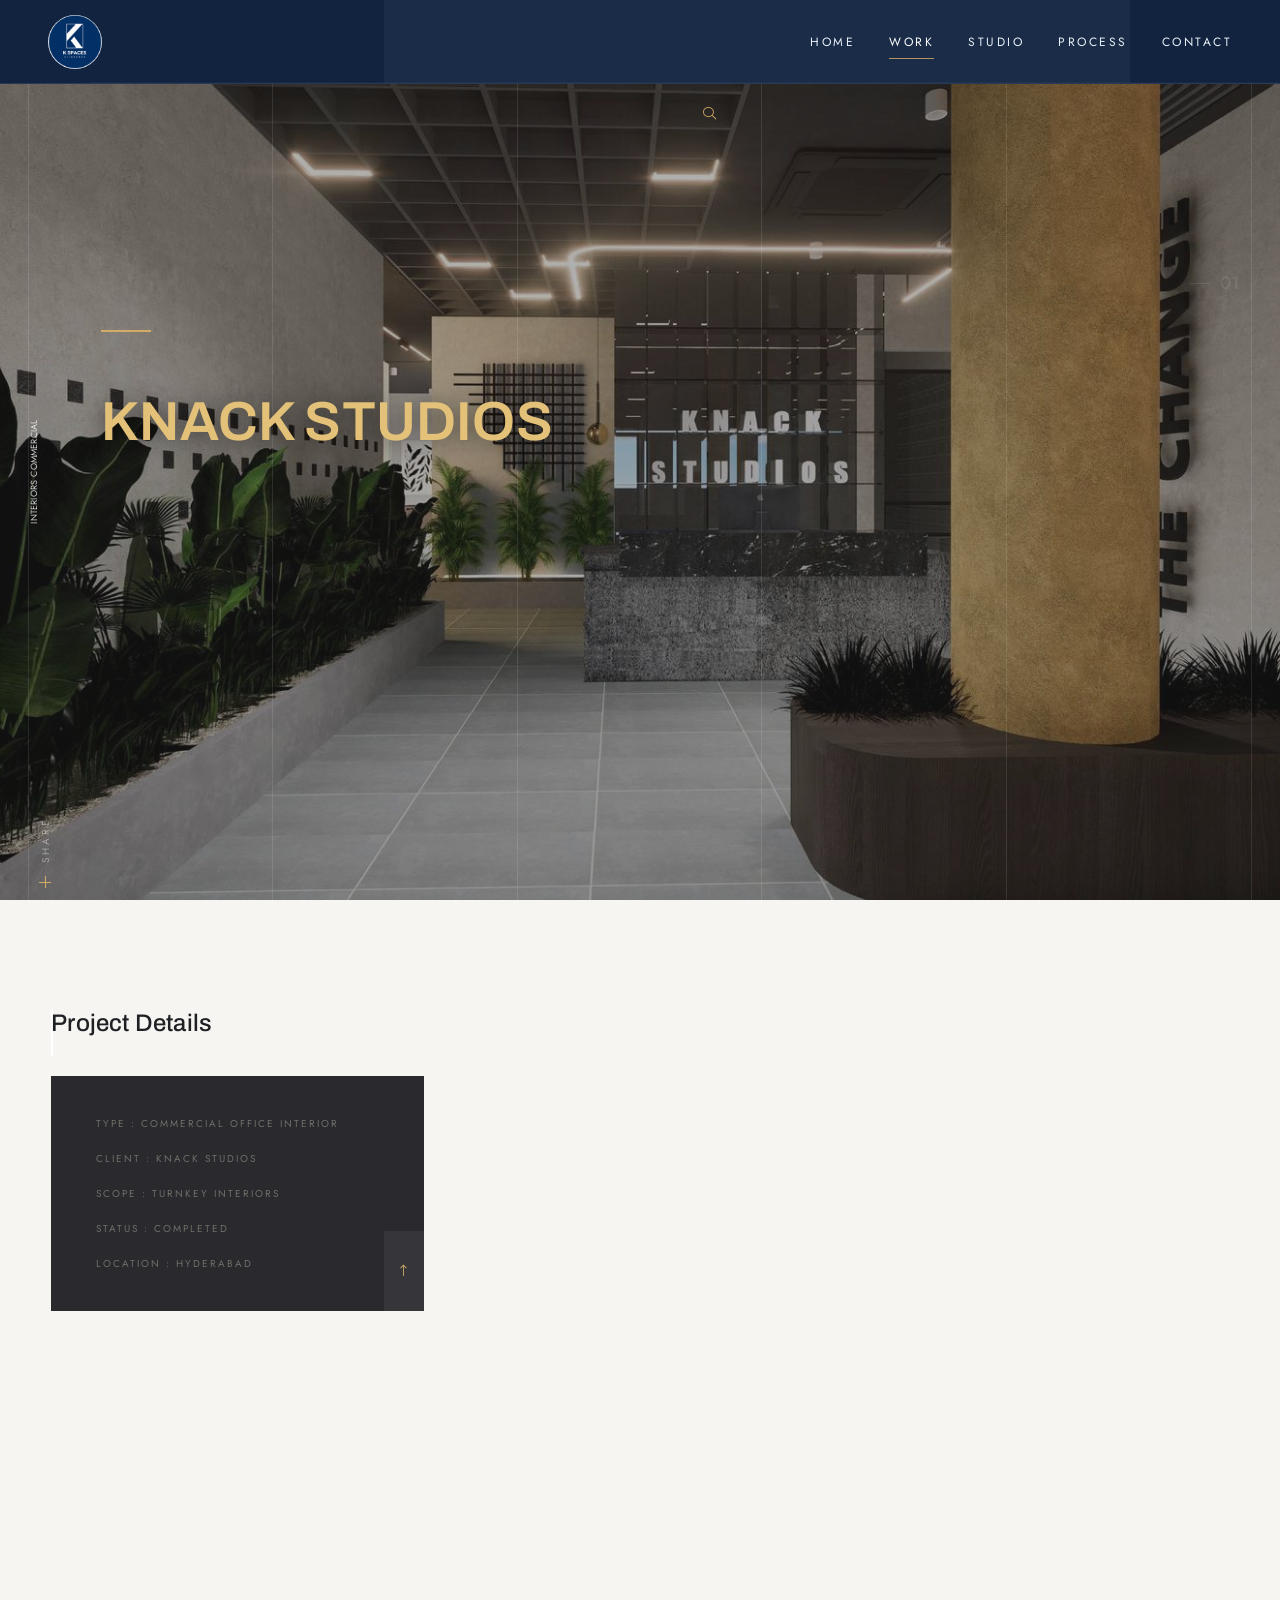
<file: knack-studios.html>
<!DOCTYPE HTML>
<html lang="en">
    <head>
        <link rel="preconnect" href="https://fonts.googleapis.com">
        <link rel="preconnect" href="https://fonts.gstatic.com" crossorigin>
        <link href="https://fonts.googleapis.com/css2?family=Archivo:wght@400;500;600;700&family=Jost:wght@200;300;400;500;600&display=swap" rel="stylesheet">
        <!--=============== basic  ===============-->
        <meta charset="UTF-8">
        <title>K Spaces | Architecture & Interiors</title>
        <meta name="viewport" content="width=device-width, initial-scale=1.0, minimum-scale=1.0, maximum-scale=1.0, user-scalable=no">
        <meta name="robots" content="index, follow"/>
        <meta name="keywords" content="K Spaces Interiors, KSPACES, interior design, modular kitchens, luxury villa interiors, home interiors, commercial interiors, turnkey solutions, Hyderabad, architecture, residential, commercial, Vastu planning, 3D visualization, false ceiling, home automation"/>
        <meta name="description" content="firm has handled various commercial, institutional, residential, recreational and community projects. The scale of the projects vary from small urban residences to large housing layouts, retail interiors to multiplexes and malls, but design is nothing without details and finesse. It’s the little things that matter. And with those, we bring the experience and dedication to deliver your dream"/>
        <!--=============== css  ===============-->	
        <link type="text/css" rel="stylesheet" href="css/reset.css">
        <link type="text/css" rel="stylesheet" href="css/plugins.css">
        <link type="text/css" rel="stylesheet" href="css/style.css">
        <link type="text/css" rel="stylesheet" href="css/color.css">
        <!--=============== favicons ===============-->
        <link rel="shortcut icon" href="images/favicon.ico?v=2">
								<script async src="https://www.googletagmanager.com/gtag/js?id=UA-140380328-1"></script>
<script>
  window.dataLayer = window.dataLayer || [];
  function gtag(){dataLayer.push(arguments);}
  gtag('js', new Date());
  gtag('config', 'UA-140380328-1');
</script>
    </head>
    <body>
        <!--Loader -->
        <div class="loader2" id="kspaces-loader">
            <div class="ks-loader-center">
                <svg class="ks-bp" viewBox="0 0 240 170" xmlns="http://www.w3.org/2000/svg" aria-label="K Spaces">
                    <path class="ks-ln ks-house" d="M38,92 L120,40 L202,92 M62,92 L62,146 L178,146 L178,92"/>
                    <path class="ks-ln ks-door" d="M104,146 L104,110 L136,110 L136,146"/>
                    <path class="ks-ln ks-win" d="M74,104 L92,104 L92,122 L74,122 Z"/>
                </svg>
                <div class="ks-word">K&nbsp;&nbsp;S P A C E S</div>
            </div>
        </div>
        <style>
        #kspaces-loader{background:#033067;display:flex;align-items:center;justify-content:center;}
        .ks-loader-center{display:flex;flex-direction:column;align-items:center;gap:26px;}
        .ks-bp{width:220px;max-width:64vw;height:auto;overflow:visible;}
        .ks-ln{fill:none;stroke:#e7c882;stroke-width:2.4;stroke-linecap:round;stroke-linejoin:round;will-change:stroke-dashoffset;}
        .ks-house{stroke-dasharray:540;stroke-dashoffset:540;}
        .ks-door{stroke-dasharray:130;stroke-dashoffset:130;}
        .ks-win{stroke-dasharray:80;stroke-dashoffset:80;}
        .ks-word{font-family:'Jost',sans-serif;font-weight:300;letter-spacing:3px;font-size:23px;color:#fff;opacity:0;transform:translateY(6px);will-change:opacity,transform;}
        #kspaces-loader.ks-go .ks-house{animation:ksD1 .7s cubic-bezier(.33,0,.2,1) .05s forwards;}
        #kspaces-loader.ks-go .ks-door{animation:ksD2 .36s cubic-bezier(.33,0,.2,1) .6s forwards;}
        #kspaces-loader.ks-go .ks-win{animation:ksD2 .32s cubic-bezier(.33,0,.2,1) .66s forwards;}
        #kspaces-loader.ks-go .ks-word{animation:ksFW .45s ease .95s forwards;}
        @keyframes ksD1{to{stroke-dashoffset:0;}}
        @keyframes ksD2{to{stroke-dashoffset:0;}}
        @keyframes ksFW{to{opacity:1;transform:translateY(0);}}
        @media(max-width:600px){ .ks-word{font-size:18px;} }
        </style>
        <!-- loader end  -->
        <!-- main start  -->
        <div id="main">
            <!-- header start  -->
            <header class="main-header">
                <a href="index.html" class="header-logo"><img src="images/kspaces-badge.png" alt=""> </a>
                <nav class="ks-topnav">
                    <a href="index.html" class="">Home</a>
                    <a href="portfolio.html" class="ks-active">Work</a>
                    <a href="about.html" class="">Studio</a>
                    <a href="process.html" class="">Process</a>
                    <a href="contacts.html" class="">Contact</a>
                </nav>
                <!-- sidebar-button --> 
                <!-- nav-button-wrap-->
                <div class="nav-button-wrap">
                    <div class="nav-button">
                        <span  class="nos"></span>
                        <span class="ncs"></span>
                        <span class="nbs"></span>
                        <div class="menu-button-text">Menu</div>
                    </div>
                </div>
                <!-- nav-button-wrap end-->
                <!-- sidebar-button end-->  
                <!--  navigation --> 
                <div class="header-contacts">
                    <ul>
                        <li><span> Call </span> <a href="tel:+917680991923">+91 76809 91923</a></li>
                        <li><span> Write </span> <a href="mailto:kspacessupport@gmail.com">kspacessupport@gmail.com</a></li>
                    </ul>
                </div>
                <!-- navigation  end -->            
            </header>
            <!-- header end -->
            <!-- left-panel -->
            <div class="left-panel">
                <div class="horizonral-subtitle"><span><strong></strong></span></div>
                <div class="left-panel_social">
                    <ul >
                        <li><a href="https://www.facebook.com/kspaces/" target="_blank"><i class="fab fa-facebook-f"></i></a></li>
																								<li><a href="https://www.instagram.com/kspaces/" target="_blank"><i class="fab fa-instagram"></i></a></li>
                        <li><a href="https://www.linkedin.com/company/kspaces" target="_blank"><i class="fab fa-linkedin"></i></a></li>
                    </ul>
                </div>
            </div>
            <!-- left-panel end -->
            <!-- share-button -->
            <div class="share-button showshare">
                <span>Share</span>
            </div>
            <!-- share-button end -->
            <!-- wrapper  -->	
            <div id="wrapper">
                <!-- content-holder  -->	
                <div class="content-holder" data-pagetitle="Knack Studios | Commercial Interiors">
                    <!-- nav-holder-->
                    <div class="nav-holder but-hol">
                        <div class="nav-scroll-bar-wrap fl-wrap">
                            <div class="nav-search">
                                <form action="#" class="searh-inner fl-wrap">
                                    <input name="se" id="se" type="text" class="search fl-wrap" placeholder="Search.." value="Search..." />
                                    <button class="search-submit color-bg" id="submit_btn"><i class="fal fa-search"></i> </button>
                                </form>
                            </div>
                            <!-- nav -->
                            <nav class="nav-inner" id="menu">
                                <ul>
                                    <li>
                                        <a href="home.hml">Home</a>
                                        <!--level 2 -->
                                        <!--<ul>
                                            <li><a href="index.html" class="">Half Slider</a></li>
                                            <li><a href="index2.html" class="">Multi Slideshow</a></li>
                                            <li><a href="index8.html" class="">Carousel</a></li>
                                            <li><a href="index3.html" class="">Impulse Image</a></li>
                                            <li><a href="index4.html" class="">Fullscreen  Image</a></li>
                                            <li><a href="index5.html" class="">Fullscreen  Slider</a></li>
                                            <li><a href="index6.html" class="">Fullscreen  Slideshow</a></li>
                                            <li><a href="index7.html" class="">Video</a></li>
                                        </ul>-->
                                        <!--level 2 end -->
                                    </li>
                                     <li>
                                        <a href="about.html">About Us</a>
                                        <!--level 2 -->
                                         <ul>
																																												<li><a href="about.html" class="">Overview</a></li>
                                            <li></li>
                                            <!--<li><a href="about-personal.html" class="">About Personal</a></li>-->
                                        </ul>
                                        <!--level 2 end -->
                                    </li>
                                    <li><a href="portfolio.html" class="act-link">Portfolio</a></li>
                                    <li><a href="process.html" class="">Process</a></li>
                                    <li><a href="contacts.html" class="">Contacts</a></li>
                                    
                                </ul>
                            </nav>
                            <!-- nav end-->
                            <!--lang-links-->
                           <!-- <div class="lang-links fl-wrap">
                                <a href="#" class="act-leng">EN</a>
                            </div>-->
                            <!--lang-links end-->
                        </div>
                        <!--nav-social-->
                        <div class="nav-social">
                            <span class="nav-social_title">Follow us : </span>
                            <ul >
                                <li><a href="https://www.facebook.com/kspaces/" target="_blank"><i class="fab fa-facebook-f"></i></a></li>
                                <li><a href="https://www.instagram.com/kspaces/" target="_blank"><i class="fab fa-instagram"></i></a></li>
                                <li><a href="https://www.linkedin.com/company/kspaces" target="_blank"><i class="fab fa-linkedin"></i></a></li>
                            </ul>
                            </nav>
                            <!-- nav end-->
                            <!--lang-links-->
                            <div class="lang-links fl-wrap">
                                <a href="#" class="act-leng">EN</a>
                            </div>
                            <!--lang-links end-->
                        </div>
                        <!--nav-social-->
                        <div class="nav-social">
                            <span class="nav-social_title">Follow us : </span>
                            <ul >
                                <li><a href="https://www.facebook.com/kspaces/" target="_blank"><i class="fab fa-facebook-f"></i></a></li>
                                <li><a href="https://www.instagram.com/kspaces/" target="_blank"><i class="fab fa-instagram"></i></a></li>
                                <li><a href="https://www.linkedin.com/company/kspaces" target="_blank"><i class="fab fa-linkedin"></i></a></li>
                                <!--<li><a href="#" target="_blank"><i class="fab fa-vk"></i></a></li>-->
                            </ul>
                        </div>
                        <!--nav-social end -->
                    </div>
                    <div class="nav-overlay">
                        <div class="element"></div>
                    </div>
                    <!-- nav-holder end --> 
                    <!--content--> 
                    <div class="content full-height dark-bg">
                        <!-- section-->
                        <!-- media-container  -->
                        <div class="media-container">
                            <div class="fs-slider-wrap full-height fl-wrap">
                                <div class="fs-slider lightgallery">
                                    <div class="swiper-container">
                                        <div class="swiper-wrapper" >
                                            
                                            <div class="swiper-slide hov_zoom">
                                                <div class="fs-slider-item fl-wrap">
                                                    <div class="bg"  data-bg="images/projects/knack/knack-3.jpg"></div>
                                                    <div class="overlay"></div>
                                                    <div class="sec-lines"></div>
                                                    <a href="images/projects/knack/knack-3.jpg" class="box-media-zoom popup-image"><i class="fal fa-search"></i></a>
                                                    <div class="hero-title fl-wrap">
                                                        <div class="container">
                                                            <div class="section-title fl-wrap">
                                                                <div class="pr-bg"></div>
                                                                <h2>KNACK STUDIOS</h2>
                                                                <div class="section-title_category"><a href="portfolio.html">Interiors</a> <a href="portfolio.html">Commercial</a></div>
                                                            </div>
                                                        </div>
                                                    </div>
                                                </div>
                                            </div>
                                            <div class="swiper-slide hov_zoom">
                                                <div class="fs-slider-item fl-wrap">
                                                    <div class="bg"  data-bg="images/projects/knack/knack-1.jpg"></div>
                                                    <div class="overlay"></div>
                                                    <a href="images/projects/knack/knack-1.jpg" class="box-media-zoom popup-image"><i class="fal fa-search"></i></a>
                                                </div>
                                            </div>
                                            <div class="swiper-slide hov_zoom">
                                                <div class="fs-slider-item fl-wrap">
                                                    <div class="bg"  data-bg="images/projects/knack/knack-2.jpg"></div>
                                                    <div class="overlay"></div>
                                                    <a href="images/projects/knack/knack-2.jpg" class="box-media-zoom popup-image"><i class="fal fa-search"></i></a>
                                                </div>
                                            </div>
                                            <div class="swiper-slide hov_zoom">
                                                <div class="fs-slider-item fl-wrap">
                                                    <div class="bg"  data-bg="images/projects/knack/knack-4.jpg"></div>
                                                    <div class="overlay"></div>
                                                    <a href="images/projects/knack/knack-4.jpg" class="box-media-zoom popup-image"><i class="fal fa-search"></i></a>
                                                </div>
                                            </div>
                                            <div class="swiper-slide hov_zoom">
                                                <div class="fs-slider-item fl-wrap">
                                                    <div class="bg"  data-bg="images/projects/knack/knack-9.jpg"></div>
                                                    <div class="overlay"></div>
                                                    <a href="images/projects/knack/knack-9.jpg" class="box-media-zoom popup-image"><i class="fal fa-search"></i></a>
                                                </div>
                                            </div>
                                            <div class="swiper-slide hov_zoom">
                                                <div class="fs-slider-item fl-wrap">
                                                    <div class="bg"  data-bg="images/projects/knack/knack-5.jpg"></div>
                                                    <div class="overlay"></div>
                                                    <a href="images/projects/knack/knack-5.jpg" class="box-media-zoom popup-image"><i class="fal fa-search"></i></a>
                                                </div>
                                            </div>
                                            <div class="swiper-slide hov_zoom">
                                                <div class="fs-slider-item fl-wrap">
                                                    <div class="bg"  data-bg="images/projects/knack/knack-6.jpg"></div>
                                                    <div class="overlay"></div>
                                                    <a href="images/projects/knack/knack-6.jpg" class="box-media-zoom popup-image"><i class="fal fa-search"></i></a>
                                                </div>
                                            </div>
                                            <div class="swiper-slide hov_zoom">
                                                <div class="fs-slider-item fl-wrap">
                                                    <div class="bg"  data-bg="images/projects/knack/knack-7.jpg"></div>
                                                    <div class="overlay"></div>
                                                    <a href="images/projects/knack/knack-7.jpg" class="box-media-zoom popup-image"><i class="fal fa-search"></i></a>
                                                </div>
                                            </div>
                                            <div class="swiper-slide hov_zoom">
                                                <div class="fs-slider-item fl-wrap">
                                                    <div class="bg"  data-bg="images/projects/knack/knack-8.jpg"></div>
                                                    <div class="overlay"></div>
                                                    <a href="images/projects/knack/knack-8.jpg" class="box-media-zoom popup-image"><i class="fal fa-search"></i></a>
                                                </div>
                                            </div>
                                            <div class="swiper-slide hov_zoom">
                                                <div class="fs-slider-item fl-wrap">
                                                    <div class="bg"  data-bg="images/projects/knack/knack-10.jpg"></div>
                                                    <div class="overlay"></div>
                                                    <a href="images/projects/knack/knack-10.jpg" class="box-media-zoom popup-image"><i class="fal fa-search"></i></a>
                                                </div>
                                            </div>
                                            <div class="swiper-slide hov_zoom">
                                                <div class="fs-slider-item fl-wrap">
                                                    <div class="bg"  data-bg="images/projects/knack/knack-11.jpg"></div>
                                                    <div class="overlay"></div>
                                                    <a href="images/projects/knack/knack-11.jpg" class="box-media-zoom popup-image"><i class="fal fa-search"></i></a>
                                                </div>
                                            </div>
                                            <div class="swiper-slide hov_zoom">
                                                <div class="fs-slider-item fl-wrap">
                                                    <div class="bg"  data-bg="images/projects/knack/knack-14.jpg"></div>
                                                    <div class="overlay"></div>
                                                    <a href="images/projects/knack/knack-14.jpg" class="box-media-zoom popup-image"><i class="fal fa-search"></i></a>
                                                </div>
                                            </div>
                                            <div class="swiper-slide hov_zoom">
                                                <div class="fs-slider-item fl-wrap">
                                                    <div class="bg"  data-bg="images/projects/knack/knack-13.jpg"></div>
                                                    <div class="overlay"></div>
                                                    <a href="images/projects/knack/knack-13.jpg" class="box-media-zoom popup-image"><i class="fal fa-search"></i></a>
                                                </div>
                                            </div>
                                            <div class="swiper-slide hov_zoom">
                                                <div class="fs-slider-item fl-wrap">
                                                    <div class="bg"  data-bg="images/projects/knack/knack-12.jpg"></div>
                                                    <div class="overlay"></div>
                                                    <a href="images/projects/knack/knack-12.jpg" class="box-media-zoom popup-image"><i class="fal fa-search"></i></a>
                                                </div>
                                            </div>
                                                    
                                        </div>
                                    </div>
                                </div>
                            </div>
                            <div class="hero-slider_control-wrap bot-element">
                                <div class="hero-slider_control hero-slider-button-next"><span>Next<i class="fal fa-angle-right"></i></span> </div>
                                <div class="hero-slider_control hero-slider-button-prev"><span><i class="fal fa-angle-left"></i>Prev </span></div>
                            </div>
                            <div class="hero-slider-wrap_pagination hlaf-slider-pag"></div>
                        </div>
                        <!-- media-container   end -->
                        <a href="portfolio.html" class="custom-scroll-link start-btn color-bg hero-start bot-element"> Other Projects <i class="fal fa-long-arrow-right"></i></a>
                    </div>
                    <!--content  end--> 
                    <!--content--> 
                    <div class="content">
                        <!-- section-->
                        <section class="no-padding-bottom" id="sec1">
                            <!-- container-->  
                            <div class="container">
                                <!-- det-wrap-->  
                                <div class="fl-wrap det-wrap">
                                    <div class="row">
                                        <div class="col-md-4">
                                            <div class="fixed-column fl-wrap">
                                                <div class="pr-bg pr-bg-white"></div>
                                                <div class="pr-title">
                                                    Project Details

                                                    <!--<span>Internet tend to repeat predefined chunks If you are going to use a passage of Lorem Ipsum.</span>-->
                                                </div>
                                                <ul class="pr-list dark-bg">
                                                    <li>Type : Commercial Office Interior</li>
                                                    <li>Client : Knack Studios</li>
                                                    <li>Scope : Turnkey Interiors</li>
                                                    <li>Status : Completed</li>
                                                    <li>Location : Hyderabad</li>
                                                </ul>
                                                <div class="fixed-column-top"><i class="fal fa-long-arrow-up"></i></div>
                                            </div>
                                        </div>
                                        <div class="col-md-8 first-tile_load">
                                            <!-- tabs-container-->  
                                            <div id="tabs-container">
                                                <div class="tabs-counter">
                                                    <span>0</span>
                                                    <div class="tc_item">1</div>
                                                </div>
                                                <ul class="tabs-menu fl-wrap">
                                                    <li class="selectedLava"><a href="#tab-1" data-tabnum="1"><span>01.</span>Details</a></li>
                                                   <!-- <li><a href="#tab-2" data-tabnum="2"><span>02.</span>Video Presentation</a></li>
                                                    <li><a href="#tab-3" data-tabnum="3"><span>03.</span>Plans</a></li>-->
                                                </ul>
                                                <!-- tab-content--> 
                                                <div id="tab-1" class="tab-content">
                                                    <h3 class="pr-subtitle">Project Info — Knack Studios</h3>
                                                    <p>A creative commercial workspace built around a bold, expressive identity — anchored by the studio's mantra walls “The Change”, “Just Do It” and “Stay True” that greet you the moment you step in.</p>
                                                    <p>The design balances raw, industrial textures — micro-cement walls, breeze-block screens and an exposed grid ceiling — against warm wood, brushed-gold columns and layered greenery. From the sculptural reception and breakout games lounge to focused workstations, a private cabin, a conference room and an in-house screening lounge, every zone is tuned for both productivity and personality.</p>
                                                    <p>Curated lighting, framed art and a calm outdoor terrace complete a workplace that feels less like an office and more like a studio with a soul.</p>


                                                    <!--<h3 class="pr-subtitle mar-top"> The Brief</h3>-->
                                                    <!-- accordion-->                            
                                                   <!-- <div class="accordion mar-top">
                                                        <a class="toggle act-accordion" href="#"> Details option   <span></span></a>
                                                        <div class="accordion-inner visible">
                                                            <p>Lorem ipsum dolor sit amet, consectetur adipiscing elit. Maecenas in pulvinar neque. Nulla finibus lobortis pulvinar. Donec a consectetur nulla. Nulla posuere sapien vitae lectus suscipit, et pulvinar nisi tincidunt. Aliquam erat volutpat. Curabitur convallis fringilla diam sed aliquam. Sed tempor iaculis massa faucibus feugiat. In fermentum facilisis massa, a consequat purus viverra.</p>
                                                        </div>
                                                        <a class="toggle" href="#"> Details option 2  <span></span></a>
                                                        <div class="accordion-inner">
                                                            <p>Lorem ipsum dolor sit amet, consectetur adipiscing elit. Maecenas in pulvinar neque. Nulla finibus lobortis pulvinar. Donec a consectetur nulla. Nulla posuere sapien vitae lectus suscipit, et pulvinar nisi tincidunt. Aliquam erat volutpat. Curabitur convallis fringilla diam sed aliquam. Sed tempor iaculis massa faucibus feugiat. In fermentum facilisis massa, a consequat purus viverra.</p>
                                                        </div>
                                                        <a class="toggle" href="#"> Details option 3  <span></span></a>
                                                        <div class="accordion-inner">
                                                            <p>Lorem ipsum dolor sit amet, consectetur adipiscing elit. Maecenas in pulvinar neque. Nulla finibus lobortis pulvinar. Donec a consectetur nulla. Nulla posuere sapien vitae lectus suscipit, et pulvinar nisi tincidunt. Aliquam erat volutpat. Curabitur convallis fringilla diam sed aliquam. Sed tempor iaculis massa faucibus feugiat. In fermentum facilisis massa, a consequat purus viverra.</p>
                                                        </div>
                                                    </div>-->
                                                    <!-- accordion end -->  
                                                    <!--<p class="mar-top">Lorem ipsum dolor sit amet, consectetur adipiscing elit. Maecenas in pulvinar neque. Nulla finibus lobortis pulvinar. Donec a consectetur nulla. Nulla posuere sapien vitae lectus suscipit, et pulvinar nisi tincidunt. Aliquam erat volutpat.</p>-->
                                                </div>
                                                <!-- tab-content end--> 
                                                <!-- tab-content--> 
                                                <!--<div id="tab-2" class="tab-content">
                                                    <h3 class="pr-subtitle"> Project Presentation.</h3>
                                                    <p>  An eros argumentum vel, elit diceret duo eu, quo et aliquid ornatus delicatissimi. Cu nam tale ferri utroque, eu habemus albucius mel, cu vidit possit ornatus eum. Eu ius postulant salutatus definitionem, explicari. Graeci viderer qui ut, at habeo facer solet usu. Pri choro pertinax indoctum ne, ad partiendo persecuti forensibus est.</p>
                                                    <div class="video-box fl-wrap">
                                                        <img src="images/all/1.jpg" class="respimg" alt="">
                                                        <a class="video-box-btn image-popup" href="https://vimeo.com/34741214"><i class="fas fa-play"></i></a>
                                                    </div>
                                                </div>-->
                                                <!-- tab-content end-->                                                      
                                                <!-- tab-content--> 
                                                <div id="tab-3" class="tab-content">
                                                    <h3 class="pr-subtitle">Plan and sketches of the project.</h3>
                                                    <div class="palns-gal fl-wrap lightgallery">
                                                        <!-- plans-gal_item--> 
                                                        <div class="plans-gal_item hov_zoom">
                                                            <img src="images/plans/1.jpg" alt="" class="respimg">
                                                            <a href="images/plans/1.jpg" class="box-media-zoom   popup-image"><i class="fal fa-search"></i></a>
                                                        </div>
                                                        <!-- plans-gal_item end-->
                                                        <!-- plans-gal_item--> 
                                                        <div class="plans-gal_item hov_zoom">
                                                            <img src="images/plans/1.jpg" alt="" class="respimg">
                                                            <a href="images/plans/1.jpg" class="box-media-zoom   popup-image"><i class="fal fa-search"></i></a>
                                                        </div>
                                                        <!-- plans-gal_item end-->
                                                        <!-- plans-gal_item--> 
                                                        <div class="plans-gal_item hov_zoom">
                                                            <img src="images/plans/1.jpg" alt="" class="respimg">
                                                            <a href="images/plans/1.jpg" class="box-media-zoom   popup-image"><i class="fal fa-search"></i></a>
                                                        </div>
                                                        <!-- plans-gal_item end-->                                                                                                           
                                                    </div>
                                                </div>
                                                <!-- tab-content end-->                                                     
                                            </div>
                                            <!-- tabs-container end-->  
                                            <div class="clearfix"></div>
                                            <span class="dec-border fl-wrap"></span>
                                            <a href="portfolio.html" class="pr-view" target="_blank">
                                            Our Other Project <i class="fal fa-long-arrow-right"></i>         
                                            </a>
                                        </div>
                                    </div>
                                </div>
                                <!-- det-wrap end-->  
                            </div>
                            <!-- container end -->
                            <div class="clearfix"></div>
                            <div class="limit-box fl-wrap"></div>
                            <!--content-nav_holder-->	
                            <div class="content-nav_holder fl-wrap first-tile_load">
                                <div class="container">
                                    <div class="content-nav">
                                        <ul>
                                            <li>
                                                <a href="kspaces-interiors.html" class="ln"><i class="fal fa-long-arrow-left"></i><span>Prev - KSPACES Interiors</span></a>
                                                <!--<div class="content-nav_mediatooltip cnmd_leftside"><img  src="images/folio/1.jpg"   alt=""></div>-->
                                            </li>
                                            <li>
                                                <a href="portfolio.html" class="list-folio_nav">
                                                <span></span>
                                                </a>
                                            </li>
                                            <li>
                                                <a href="rajahmundry-flat.html" class="rn"><span >Next - Rajahmundry Flat</span> <i class="fal fa-long-arrow-right"></i></a>
                                                <!--<div class="content-nav_mediatooltip cnmd_rightside"><img  src="images/folio/1.jpg"   alt=""></div>-->
                                            </li>
                                        </ul>
                                    </div>
                                </div>
                            </div>
                            <!-- content-nav_holder end-->
                        </section>
                        <!-- section end-->
                    </div>
                    <!-- content end --> 
                    <!-- footer -->
                    <div class="height-emulator fl-wrap"></div>
                    <footer class="main-footer fixed-footer">
                        <div class="pr-bg"></div>
                        <div class="container">
                            <div class="fl-wrap footer-inner">
                                <div class="row">
                                    <div class="col-md-4">
                                        <div class="footer-logo">
                                            <img src="images/kspaces-logo.jpg" style="height:55px;width:auto;border-radius:50%;" alt="">
                                        </div>
                                        <div class="footer_text  footer-box fl-wrap">
                                            <p>K Spaces Interiors blends real estate expertise with inspired interior design — creating spaces that are beautiful, purposeful, and built to last. Premium flats, luxury villas &amp; commercial environments, delivered turnkey.</p>
                                        </div>
                                    </div>
                                    <div class="col-md-4">
                                        <div class="footer-header fl-wrap"><span>01.</span> Contacts</div>
                                        <!-- footer-contacts-->
                                        <div class="footer-contacts footer-box fl-wrap">
                                            <ul>
                                                <li><span>Call:</span><a href="tel:+917680991923">+91 76809 91923</a></li>
                                                <li><span>Write  :</span><a href="#">kspacessupport@gmail.com</a></li>
                                                <li><span>Find us : </span><a href="#">Madhapur, Hyderabad-81, India</a></li>
                                            </ul>
                                        </div>
                                        <!-- footer contacts end -->
                                        <a href="contacts.html" class="fc_button">Get In Touch <i class="fal fa-envelope"></i></a>
                                    </div>
                                    <div class="col-md-4">
                                        <div class="footer-header fl-wrap"><span>02.</span> Subscribe</div>
                                        <div class="footer-box fl-wrap">
                                            <!--<p>Want to be notified when we launch a new template or an udpate. Just sign up and we'll send you a notification by email.</p>-->
                                            <div class="subcribe-form fl-wrap">
                                                <form id="subscribe" class="fl-wrap">
                                                    <input class="enteremail" name="email" id="subscribe-email" placeholder="Your Email" spellcheck="false" type="text">
                                                    <button type="submit" id="subscribe-button" class="subscribe-button">  Send  <i class="fal fa-long-arrow-right"></i></button>
                                                    <label for="subscribe-email" class="subscribe-message"></label>
                                                </form>
                                            </div>
                                        </div>
                                    </div>
                                </div>
                            </div>
                            <div class="subfooter fl-wrap">
                                <!-- policy-box-->
                                <div class="policy-box">
                                    <span>&#169; K Spaces Interiors / All rights reserved. </span>
                                </div>
                                <!-- policy-box end-->
                            </div>
                        </div>
                        <div class="footer-canvas">
                            <div class="dots gallery__dots" data-dots=""></div>
                        </div>
                    </footer>
                    <!-- footer  end -->
                    <!-- share-wrapper-->  
                    <div class="share-wrapper">
                        <div class="close-share-btn"><i class="fal fa-long-arrow-left"></i> Close</div>
                        <div class="share-container fl-wrap  isShare"></div>
                    </div>
                    <!-- share-wrapper  end --> 
                </div>
                <!-- content-holder end -->	
            </div>
            <!-- wrapper end -->
        </div>
        <!-- Main end -->
        <!--=============== scripts  ===============-->
        <script type="text/javascript" src="js/jquery.min.js"></script>
        <script type="text/javascript" src="js/plugins.js"></script>
        <script type="text/javascript" src="js/core.js"></script>
        <script type="text/javascript" src="js/scripts.js"></script>
    </body>
</html>
</file>
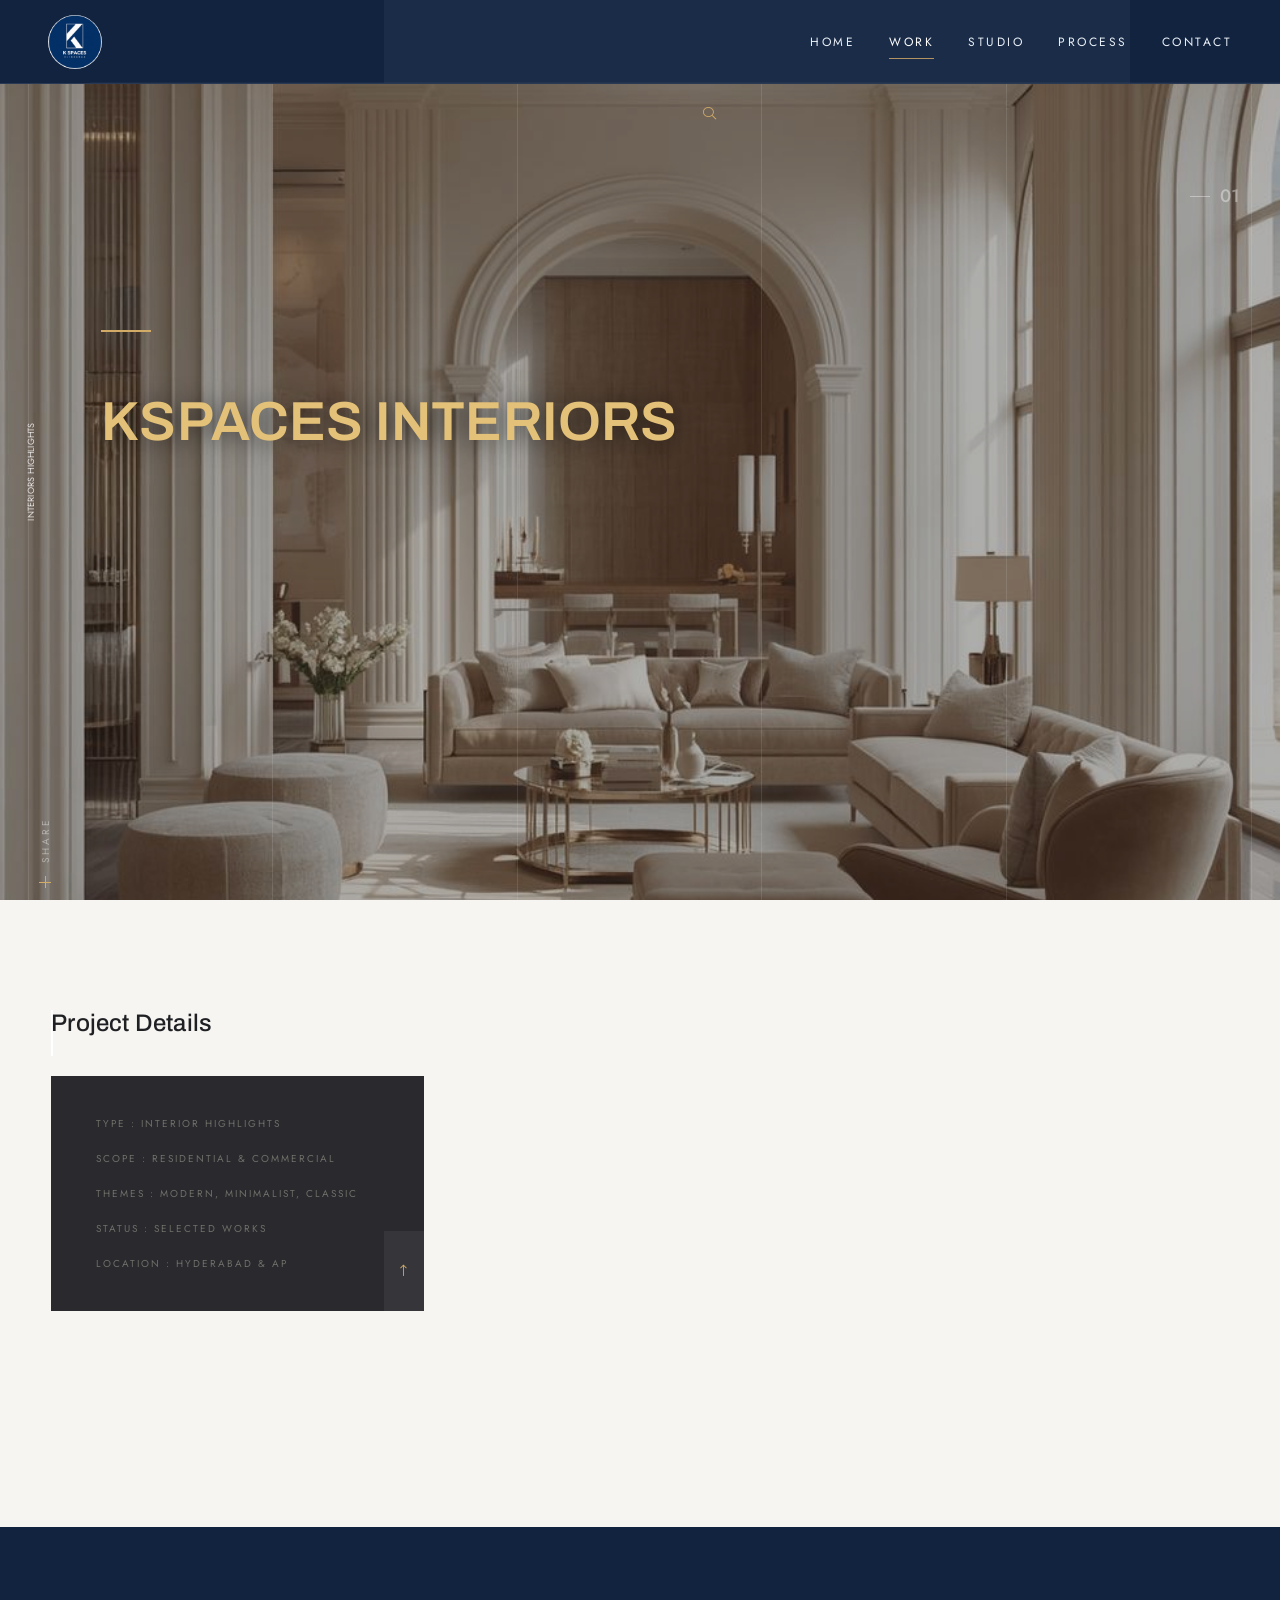
<file: kspaces-interiors.html>
<!DOCTYPE HTML>
<html lang="en">
    <head>
        <link rel="preconnect" href="https://fonts.googleapis.com">
        <link rel="preconnect" href="https://fonts.gstatic.com" crossorigin>
        <link href="https://fonts.googleapis.com/css2?family=Archivo:wght@400;500;600;700&family=Jost:wght@200;300;400;500;600&display=swap" rel="stylesheet">
        <!--=============== basic  ===============-->
        <meta charset="UTF-8">
        <title>K Spaces | Architecture & Interiors</title>
        <meta name="viewport" content="width=device-width, initial-scale=1.0, minimum-scale=1.0, maximum-scale=1.0, user-scalable=no">
        <meta name="robots" content="index, follow"/>
        <meta name="keywords" content="K Spaces Interiors, KSPACES, interior design, modular kitchens, luxury villa interiors, home interiors, commercial interiors, turnkey solutions, Hyderabad, architecture, residential, commercial, Vastu planning, 3D visualization, false ceiling, home automation"/>
        <meta name="description" content="firm has handled various commercial, institutional, residential, recreational and community projects. The scale of the projects vary from small urban residences to large housing layouts, retail interiors to multiplexes and malls, but design is nothing without details and finesse. It’s the little things that matter. And with those, we bring the experience and dedication to deliver your dream"/>
        <!--=============== css  ===============-->	
        <link type="text/css" rel="stylesheet" href="css/reset.css">
        <link type="text/css" rel="stylesheet" href="css/plugins.css">
        <link type="text/css" rel="stylesheet" href="css/style.css">
        <link type="text/css" rel="stylesheet" href="css/color.css">
        <!--=============== favicons ===============-->
        <link rel="shortcut icon" href="images/favicon.ico?v=2">
								<script async src="https://www.googletagmanager.com/gtag/js?id=UA-140380328-1"></script>
<script>
  window.dataLayer = window.dataLayer || [];
  function gtag(){dataLayer.push(arguments);}
  gtag('js', new Date());
  gtag('config', 'UA-140380328-1');
</script>
    </head>
    <body>
        <!--Loader -->
        <div class="loader2" id="kspaces-loader">
            <div class="ks-loader-center">
                <svg class="ks-bp" viewBox="0 0 240 170" xmlns="http://www.w3.org/2000/svg" aria-label="K Spaces">
                    <path class="ks-ln ks-house" d="M38,92 L120,40 L202,92 M62,92 L62,146 L178,146 L178,92"/>
                    <path class="ks-ln ks-door" d="M104,146 L104,110 L136,110 L136,146"/>
                    <path class="ks-ln ks-win" d="M74,104 L92,104 L92,122 L74,122 Z"/>
                </svg>
                <div class="ks-word">K&nbsp;&nbsp;S P A C E S</div>
            </div>
        </div>
        <style>
        #kspaces-loader{background:#033067;display:flex;align-items:center;justify-content:center;}
        .ks-loader-center{display:flex;flex-direction:column;align-items:center;gap:26px;}
        .ks-bp{width:220px;max-width:64vw;height:auto;overflow:visible;}
        .ks-ln{fill:none;stroke:#e7c882;stroke-width:2.4;stroke-linecap:round;stroke-linejoin:round;will-change:stroke-dashoffset;}
        .ks-house{stroke-dasharray:540;stroke-dashoffset:540;}
        .ks-door{stroke-dasharray:130;stroke-dashoffset:130;}
        .ks-win{stroke-dasharray:80;stroke-dashoffset:80;}
        .ks-word{font-family:'Jost',sans-serif;font-weight:300;letter-spacing:3px;font-size:23px;color:#fff;opacity:0;transform:translateY(6px);will-change:opacity,transform;}
        #kspaces-loader.ks-go .ks-house{animation:ksD1 .7s cubic-bezier(.33,0,.2,1) .05s forwards;}
        #kspaces-loader.ks-go .ks-door{animation:ksD2 .36s cubic-bezier(.33,0,.2,1) .6s forwards;}
        #kspaces-loader.ks-go .ks-win{animation:ksD2 .32s cubic-bezier(.33,0,.2,1) .66s forwards;}
        #kspaces-loader.ks-go .ks-word{animation:ksFW .45s ease .95s forwards;}
        @keyframes ksD1{to{stroke-dashoffset:0;}}
        @keyframes ksD2{to{stroke-dashoffset:0;}}
        @keyframes ksFW{to{opacity:1;transform:translateY(0);}}
        @media(max-width:600px){ .ks-word{font-size:18px;} }
        </style>
        <!-- loader end  -->
        <!-- main start  -->
        <div id="main">
            <!-- header start  -->
            <header class="main-header">
                <a href="index.html" class="header-logo"><img src="images/kspaces-badge.png" alt=""> </a>
                <nav class="ks-topnav">
                    <a href="index.html" class="">Home</a>
                    <a href="portfolio.html" class="ks-active">Work</a>
                    <a href="about.html" class="">Studio</a>
                    <a href="process.html" class="">Process</a>
                    <a href="contacts.html" class="">Contact</a>
                </nav>
                <!-- sidebar-button --> 
                <!-- nav-button-wrap-->
                <div class="nav-button-wrap">
                    <div class="nav-button">
                        <span  class="nos"></span>
                        <span class="ncs"></span>
                        <span class="nbs"></span>
                        <div class="menu-button-text">Menu</div>
                    </div>
                </div>
                <!-- nav-button-wrap end-->
                <!-- sidebar-button end-->  
                <!--  navigation --> 
                <div class="header-contacts">
                    <ul>
                        <li><span> Call </span> <a href="tel:+917680991923">+91 76809 91923</a></li>
                        <li><span> Write </span> <a href="mailto:kspacessupport@gmail.com">kspacessupport@gmail.com</a></li>
                    </ul>
                </div>
                <!-- navigation  end -->            
            </header>
            <!-- header end -->
            <!-- left-panel -->
            <div class="left-panel">
                <div class="horizonral-subtitle"><span><strong></strong></span></div>
                <div class="left-panel_social">
                    <ul >
                        <li><a href="https://www.facebook.com/kspaces/" target="_blank"><i class="fab fa-facebook-f"></i></a></li>
																								<li><a href="https://www.instagram.com/kspaces/" target="_blank"><i class="fab fa-instagram"></i></a></li>
                        <li><a href="https://www.linkedin.com/company/kspaces" target="_blank"><i class="fab fa-linkedin"></i></a></li>
                    </ul>
                </div>
            </div>
            <!-- left-panel end -->
            <!-- share-button -->
            <div class="share-button showshare">
                <span>Share</span>
            </div>
            <!-- share-button end -->
            <!-- wrapper  -->	
            <div id="wrapper">
                <!-- content-holder  -->	
                <div class="content-holder" data-pagetitle="KSPACES Interiors">
                    <!-- nav-holder-->
                    <div class="nav-holder but-hol">
                        <div class="nav-scroll-bar-wrap fl-wrap">
                            <div class="nav-search">
                                <form action="#" class="searh-inner fl-wrap">
                                    <input name="se" id="se" type="text" class="search fl-wrap" placeholder="Search.." value="Search..." />
                                    <button class="search-submit color-bg" id="submit_btn"><i class="fal fa-search"></i> </button>
                                </form>
                            </div>
                            <!-- nav -->
                            <nav class="nav-inner" id="menu">
                                <ul>
                                    <li>
                                        <a href="home.hml">Home</a>
                                        <!--level 2 -->
                                        <!--<ul>
                                            <li><a href="index.html" class="">Half Slider</a></li>
                                            <li><a href="index2.html" class="">Multi Slideshow</a></li>
                                            <li><a href="index8.html" class="">Carousel</a></li>
                                            <li><a href="index3.html" class="">Impulse Image</a></li>
                                            <li><a href="index4.html" class="">Fullscreen  Image</a></li>
                                            <li><a href="index5.html" class="">Fullscreen  Slider</a></li>
                                            <li><a href="index6.html" class="">Fullscreen  Slideshow</a></li>
                                            <li><a href="index7.html" class="">Video</a></li>
                                        </ul>-->
                                        <!--level 2 end -->
                                    </li>
                                     <li>
                                        <a href="about.html">About Us</a>
                                        <!--level 2 -->
                                         <ul>
																																												<li><a href="about.html" class="">Overview</a></li>
                                            <li></li>
                                            <!--<li><a href="about-personal.html" class="">About Personal</a></li>-->
                                        </ul>
                                        <!--level 2 end -->
                                    </li>
                                    <li><a href="portfolio.html" class="act-link">Portfolio</a></li>
                                    <li><a href="process.html" class="">Process</a></li>
                                    <li><a href="contacts.html" class="">Contacts</a></li>
                                    
                                </ul>
                            </nav>
                            <!-- nav end-->
                            <!--lang-links-->
                           <!-- <div class="lang-links fl-wrap">
                                <a href="#" class="act-leng">EN</a>
                            </div>-->
                            <!--lang-links end-->
                        </div>
                        <!--nav-social-->
                        <div class="nav-social">
                            <span class="nav-social_title">Follow us : </span>
                            <ul >
                                <li><a href="https://www.facebook.com/kspaces/" target="_blank"><i class="fab fa-facebook-f"></i></a></li>
                                <li><a href="https://www.instagram.com/kspaces/" target="_blank"><i class="fab fa-instagram"></i></a></li>
                                <li><a href="https://www.linkedin.com/company/kspaces" target="_blank"><i class="fab fa-linkedin"></i></a></li>
                            </ul>
                            </nav>
                            <!-- nav end-->
                            <!--lang-links-->
                            <div class="lang-links fl-wrap">
                                <a href="#" class="act-leng">EN</a>
                            </div>
                            <!--lang-links end-->
                        </div>
                        <!--nav-social-->
                        <div class="nav-social">
                            <span class="nav-social_title">Follow us : </span>
                            <ul >
                                <li><a href="https://www.facebook.com/kspaces/" target="_blank"><i class="fab fa-facebook-f"></i></a></li>
                                <li><a href="https://www.instagram.com/kspaces/" target="_blank"><i class="fab fa-instagram"></i></a></li>
                                <li><a href="https://www.linkedin.com/company/kspaces" target="_blank"><i class="fab fa-linkedin"></i></a></li>
                                <!--<li><a href="#" target="_blank"><i class="fab fa-vk"></i></a></li>-->
                            </ul>
                        </div>
                        <!--nav-social end -->
                    </div>
                    <div class="nav-overlay">
                        <div class="element"></div>
                    </div>
                    <!-- nav-holder end --> 
                    <!--content--> 
                    <div class="content full-height dark-bg">
                        <!-- section-->
                        <!-- media-container  -->
                        <div class="media-container">
                            <div class="fs-slider-wrap full-height fl-wrap">
                                <div class="fs-slider lightgallery">
                                    <div class="swiper-container">
                                        <div class="swiper-wrapper" >
                                            
                                            <div class="swiper-slide hov_zoom">
                                                <div class="fs-slider-item fl-wrap">
                                                    <div class="bg"  data-bg="images/projects/interiors/int-1.jpg"></div>
                                                    <div class="overlay"></div>
                                                    <div class="sec-lines"></div>
                                                    <a href="images/projects/interiors/int-1.jpg" class="box-media-zoom popup-image"><i class="fal fa-search"></i></a>
                                                    <div class="hero-title fl-wrap"><div class="container"><div class="section-title fl-wrap">
                                                        <div class="pr-bg"></div><h2>KSPACES INTERIORS</h2>
                                                        <div class="section-title_category"><a href="portfolio.html">Interiors</a> <a href="portfolio.html">Highlights</a></div>
                                                    </div></div></div>
                                                </div>
                                            </div>
                                            <div class="swiper-slide hov_zoom">
                                                <div class="fs-slider-item fl-wrap">
                                                    <div class="bg"  data-bg="images/projects/interiors/int-2.jpg"></div>
                                                    <div class="overlay"></div>
                                                    <a href="images/projects/interiors/int-2.jpg" class="box-media-zoom popup-image"><i class="fal fa-search"></i></a>
                                                </div>
                                            </div>
                                            <div class="swiper-slide hov_zoom">
                                                <div class="fs-slider-item fl-wrap">
                                                    <div class="bg"  data-bg="images/projects/interiors/int-3.jpg"></div>
                                                    <div class="overlay"></div>
                                                    <a href="images/projects/interiors/int-3.jpg" class="box-media-zoom popup-image"><i class="fal fa-search"></i></a>
                                                </div>
                                            </div>
                                            <div class="swiper-slide hov_zoom">
                                                <div class="fs-slider-item fl-wrap">
                                                    <div class="bg"  data-bg="images/projects/interiors/int-4.jpg"></div>
                                                    <div class="overlay"></div>
                                                    <a href="images/projects/interiors/int-4.jpg" class="box-media-zoom popup-image"><i class="fal fa-search"></i></a>
                                                </div>
                                            </div>
                                            <div class="swiper-slide hov_zoom">
                                                <div class="fs-slider-item fl-wrap">
                                                    <div class="bg"  data-bg="images/projects/interiors/int-5.jpg"></div>
                                                    <div class="overlay"></div>
                                                    <a href="images/projects/interiors/int-5.jpg" class="box-media-zoom popup-image"><i class="fal fa-search"></i></a>
                                                </div>
                                            </div>
                                            <div class="swiper-slide hov_zoom">
                                                <div class="fs-slider-item fl-wrap">
                                                    <div class="bg"  data-bg="images/projects/interiors/int-6.jpg"></div>
                                                    <div class="overlay"></div>
                                                    <a href="images/projects/interiors/int-6.jpg" class="box-media-zoom popup-image"><i class="fal fa-search"></i></a>
                                                </div>
                                            </div>
                                            <div class="swiper-slide hov_zoom">
                                                <div class="fs-slider-item fl-wrap">
                                                    <div class="bg"  data-bg="images/projects/interiors/int-7.jpg"></div>
                                                    <div class="overlay"></div>
                                                    <a href="images/projects/interiors/int-7.jpg" class="box-media-zoom popup-image"><i class="fal fa-search"></i></a>
                                                </div>
                                            </div>
                                            <div class="swiper-slide hov_zoom">
                                                <div class="fs-slider-item fl-wrap">
                                                    <div class="bg"  data-bg="images/projects/interiors/int-8.jpg"></div>
                                                    <div class="overlay"></div>
                                                    <a href="images/projects/interiors/int-8.jpg" class="box-media-zoom popup-image"><i class="fal fa-search"></i></a>
                                                </div>
                                            </div>
                                            <div class="swiper-slide hov_zoom">
                                                <div class="fs-slider-item fl-wrap">
                                                    <div class="bg"  data-bg="images/projects/interiors/int-9.jpg"></div>
                                                    <div class="overlay"></div>
                                                    <a href="images/projects/interiors/int-9.jpg" class="box-media-zoom popup-image"><i class="fal fa-search"></i></a>
                                                </div>
                                            </div>
                                            <div class="swiper-slide hov_zoom">
                                                <div class="fs-slider-item fl-wrap">
                                                    <div class="bg"  data-bg="images/projects/interiors/int-10.jpg"></div>
                                                    <div class="overlay"></div>
                                                    <a href="images/projects/interiors/int-10.jpg" class="box-media-zoom popup-image"><i class="fal fa-search"></i></a>
                                                </div>
                                            </div>
                                            <div class="swiper-slide hov_zoom">
                                                <div class="fs-slider-item fl-wrap">
                                                    <div class="bg"  data-bg="images/projects/interiors/int-11.jpg"></div>
                                                    <div class="overlay"></div>
                                                    <a href="images/projects/interiors/int-11.jpg" class="box-media-zoom popup-image"><i class="fal fa-search"></i></a>
                                                </div>
                                            </div>
                                            <div class="swiper-slide hov_zoom">
                                                <div class="fs-slider-item fl-wrap">
                                                    <div class="bg"  data-bg="images/projects/interiors/int-12.jpg"></div>
                                                    <div class="overlay"></div>
                                                    <a href="images/projects/interiors/int-12.jpg" class="box-media-zoom popup-image"><i class="fal fa-search"></i></a>
                                                </div>
                                            </div>
                                            <div class="swiper-slide hov_zoom">
                                                <div class="fs-slider-item fl-wrap">
                                                    <div class="bg"  data-bg="images/projects/interiors/int-13.jpg"></div>
                                                    <div class="overlay"></div>
                                                    <a href="images/projects/interiors/int-13.jpg" class="box-media-zoom popup-image"><i class="fal fa-search"></i></a>
                                                </div>
                                            </div>
                                            <div class="swiper-slide hov_zoom">
                                                <div class="fs-slider-item fl-wrap">
                                                    <div class="bg"  data-bg="images/projects/interiors/int-14.jpg"></div>
                                                    <div class="overlay"></div>
                                                    <a href="images/projects/interiors/int-14.jpg" class="box-media-zoom popup-image"><i class="fal fa-search"></i></a>
                                                </div>
                                            </div>
                                            <div class="swiper-slide hov_zoom">
                                                <div class="fs-slider-item fl-wrap">
                                                    <div class="bg"  data-bg="images/projects/interiors/int-15.jpg"></div>
                                                    <div class="overlay"></div>
                                                    <a href="images/projects/interiors/int-15.jpg" class="box-media-zoom popup-image"><i class="fal fa-search"></i></a>
                                                </div>
                                            </div>
                                            <div class="swiper-slide hov_zoom">
                                                <div class="fs-slider-item fl-wrap">
                                                    <div class="bg"  data-bg="images/projects/interiors/int-16.jpg"></div>
                                                    <div class="overlay"></div>
                                                    <a href="images/projects/interiors/int-16.jpg" class="box-media-zoom popup-image"><i class="fal fa-search"></i></a>
                                                </div>
                                            </div>
                                            <div class="swiper-slide hov_zoom">
                                                <div class="fs-slider-item fl-wrap">
                                                    <div class="bg"  data-bg="images/projects/interiors/int-17.jpg"></div>
                                                    <div class="overlay"></div>
                                                    <a href="images/projects/interiors/int-17.jpg" class="box-media-zoom popup-image"><i class="fal fa-search"></i></a>
                                                </div>
                                            </div>
                                            <div class="swiper-slide hov_zoom">
                                                <div class="fs-slider-item fl-wrap">
                                                    <div class="bg"  data-bg="images/projects/interiors/int-18.jpg"></div>
                                                    <div class="overlay"></div>
                                                    <a href="images/projects/interiors/int-18.jpg" class="box-media-zoom popup-image"><i class="fal fa-search"></i></a>
                                                </div>
                                            </div>
                                            <div class="swiper-slide hov_zoom">
                                                <div class="fs-slider-item fl-wrap">
                                                    <div class="bg"  data-bg="images/projects/interiors/int-19.jpg"></div>
                                                    <div class="overlay"></div>
                                                    <a href="images/projects/interiors/int-19.jpg" class="box-media-zoom popup-image"><i class="fal fa-search"></i></a>
                                                </div>
                                            </div>
                                            <div class="swiper-slide hov_zoom">
                                                <div class="fs-slider-item fl-wrap">
                                                    <div class="bg"  data-bg="images/projects/interiors/int-20.jpg"></div>
                                                    <div class="overlay"></div>
                                                    <a href="images/projects/interiors/int-20.jpg" class="box-media-zoom popup-image"><i class="fal fa-search"></i></a>
                                                </div>
                                            </div>
                                                    
                                        </div>
                                    </div>
                                </div>
                            </div>
                            <div class="hero-slider_control-wrap bot-element">
                                <div class="hero-slider_control hero-slider-button-next"><span>Next<i class="fal fa-angle-right"></i></span> </div>
                                <div class="hero-slider_control hero-slider-button-prev"><span><i class="fal fa-angle-left"></i>Prev </span></div>
                            </div>
                            <div class="hero-slider-wrap_pagination hlaf-slider-pag"></div>
                        </div>
                        <!-- media-container   end -->
                        <a href="portfolio.html" class="custom-scroll-link start-btn color-bg hero-start bot-element"> Other Projects <i class="fal fa-long-arrow-right"></i></a>
                    </div>
                    <!--content  end--> 
                    <!--content--> 
                    <div class="content">
                        <!-- section-->
                        <section class="no-padding-bottom" id="sec1">
                            <!-- container-->  
                            <div class="container">
                                <!-- det-wrap-->  
                                <div class="fl-wrap det-wrap">
                                    <div class="row">
                                        <div class="col-md-4">
                                            <div class="fixed-column fl-wrap">
                                                <div class="pr-bg pr-bg-white"></div>
                                                <div class="pr-title">
                                                    Project Details

                                                    <!--<span>Internet tend to repeat predefined chunks If you are going to use a passage of Lorem Ipsum.</span>-->
                                                </div>
                                                <ul class="pr-list dark-bg">
                                                    <li>Type : Interior Highlights</li>
                                                    <li>Scope : Residential &amp; Commercial</li>
                                                    <li>Themes : Modern, Minimalist, Classic</li>
                                                    <li>Status : Selected Works</li>
                                                    <li>Location : Hyderabad &amp; AP</li>
                                                </ul>
                                                <div class="fixed-column-top"><i class="fal fa-long-arrow-up"></i></div>
                                            </div>
                                        </div>
                                        <div class="col-md-8 first-tile_load">
                                            <!-- tabs-container-->  
                                            <div id="tabs-container">
                                                <div class="tabs-counter">
                                                    <span>0</span>
                                                    <div class="tc_item">1</div>
                                                </div>
                                                <ul class="tabs-menu fl-wrap">
                                                    <li class="selectedLava"><a href="#tab-1" data-tabnum="1"><span>01.</span>Details</a></li>
                                                   <!-- <li><a href="#tab-2" data-tabnum="2"><span>02.</span>Video Presentation</a></li>
                                                    <li><a href="#tab-3" data-tabnum="3"><span>03.</span>Plans</a></li>-->
                                                </ul>
                                                <!-- tab-content--> 
                                                <div id="tab-1" class="tab-content">
                                                    <h3 class="pr-subtitle">Project Info — KSPACES Interiors</h3>
                                                    <p>A curated selection of interiors delivered by KSPACES — from premium flats and luxury villas to dynamic commercial spaces.</p>
                                                    <p>Each project blends modern design, functionality and Vastu-aligned planning, finished turnkey with premium materials. Browse the gallery above for living rooms, modular kitchens, bedrooms, work cabins and full-home transformations.</p>
                                                    <p>K Spaces — where thoughtful design meets everyday living.</p>


                                                    <!--<h3 class="pr-subtitle mar-top"> The Brief</h3>-->
                                                    <!-- accordion-->                            
                                                   <!-- <div class="accordion mar-top">
                                                        <a class="toggle act-accordion" href="#"> Details option   <span></span></a>
                                                        <div class="accordion-inner visible">
                                                            <p>Lorem ipsum dolor sit amet, consectetur adipiscing elit. Maecenas in pulvinar neque. Nulla finibus lobortis pulvinar. Donec a consectetur nulla. Nulla posuere sapien vitae lectus suscipit, et pulvinar nisi tincidunt. Aliquam erat volutpat. Curabitur convallis fringilla diam sed aliquam. Sed tempor iaculis massa faucibus feugiat. In fermentum facilisis massa, a consequat purus viverra.</p>
                                                        </div>
                                                        <a class="toggle" href="#"> Details option 2  <span></span></a>
                                                        <div class="accordion-inner">
                                                            <p>Lorem ipsum dolor sit amet, consectetur adipiscing elit. Maecenas in pulvinar neque. Nulla finibus lobortis pulvinar. Donec a consectetur nulla. Nulla posuere sapien vitae lectus suscipit, et pulvinar nisi tincidunt. Aliquam erat volutpat. Curabitur convallis fringilla diam sed aliquam. Sed tempor iaculis massa faucibus feugiat. In fermentum facilisis massa, a consequat purus viverra.</p>
                                                        </div>
                                                        <a class="toggle" href="#"> Details option 3  <span></span></a>
                                                        <div class="accordion-inner">
                                                            <p>Lorem ipsum dolor sit amet, consectetur adipiscing elit. Maecenas in pulvinar neque. Nulla finibus lobortis pulvinar. Donec a consectetur nulla. Nulla posuere sapien vitae lectus suscipit, et pulvinar nisi tincidunt. Aliquam erat volutpat. Curabitur convallis fringilla diam sed aliquam. Sed tempor iaculis massa faucibus feugiat. In fermentum facilisis massa, a consequat purus viverra.</p>
                                                        </div>
                                                    </div>-->
                                                    <!-- accordion end -->  
                                                    <!--<p class="mar-top">Lorem ipsum dolor sit amet, consectetur adipiscing elit. Maecenas in pulvinar neque. Nulla finibus lobortis pulvinar. Donec a consectetur nulla. Nulla posuere sapien vitae lectus suscipit, et pulvinar nisi tincidunt. Aliquam erat volutpat.</p>-->
                                                </div>
                                                <!-- tab-content end--> 
                                                <!-- tab-content--> 
                                                <!--<div id="tab-2" class="tab-content">
                                                    <h3 class="pr-subtitle"> Project Presentation.</h3>
                                                    <p>  An eros argumentum vel, elit diceret duo eu, quo et aliquid ornatus delicatissimi. Cu nam tale ferri utroque, eu habemus albucius mel, cu vidit possit ornatus eum. Eu ius postulant salutatus definitionem, explicari. Graeci viderer qui ut, at habeo facer solet usu. Pri choro pertinax indoctum ne, ad partiendo persecuti forensibus est.</p>
                                                    <div class="video-box fl-wrap">
                                                        <img src="images/all/1.jpg" class="respimg" alt="">
                                                        <a class="video-box-btn image-popup" href="https://vimeo.com/34741214"><i class="fas fa-play"></i></a>
                                                    </div>
                                                </div>-->
                                                <!-- tab-content end-->                                                      
                                                <!-- tab-content--> 
                                                <div id="tab-3" class="tab-content">
                                                    <h3 class="pr-subtitle">Plan and sketches of the project.</h3>
                                                    <div class="palns-gal fl-wrap lightgallery">
                                                        <!-- plans-gal_item--> 
                                                        <div class="plans-gal_item hov_zoom">
                                                            <img src="images/plans/1.jpg" alt="" class="respimg">
                                                            <a href="images/plans/1.jpg" class="box-media-zoom   popup-image"><i class="fal fa-search"></i></a>
                                                        </div>
                                                        <!-- plans-gal_item end-->
                                                        <!-- plans-gal_item--> 
                                                        <div class="plans-gal_item hov_zoom">
                                                            <img src="images/plans/1.jpg" alt="" class="respimg">
                                                            <a href="images/plans/1.jpg" class="box-media-zoom   popup-image"><i class="fal fa-search"></i></a>
                                                        </div>
                                                        <!-- plans-gal_item end-->
                                                        <!-- plans-gal_item--> 
                                                        <div class="plans-gal_item hov_zoom">
                                                            <img src="images/plans/1.jpg" alt="" class="respimg">
                                                            <a href="images/plans/1.jpg" class="box-media-zoom   popup-image"><i class="fal fa-search"></i></a>
                                                        </div>
                                                        <!-- plans-gal_item end-->                                                                                                           
                                                    </div>
                                                </div>
                                                <!-- tab-content end-->                                                     
                                            </div>
                                            <!-- tabs-container end-->  
                                            <div class="clearfix"></div>
                                            <span class="dec-border fl-wrap"></span>
                                            <a href="portfolio.html" class="pr-view" target="_blank">
                                            Our Other Project <i class="fal fa-long-arrow-right"></i>         
                                            </a>
                                        </div>
                                    </div>
                                </div>
                                <!-- det-wrap end-->  
                            </div>
                            <!-- container end -->
                            <div class="clearfix"></div>
                            <div class="limit-box fl-wrap"></div>
                            <!--content-nav_holder-->	
                            <div class="content-nav_holder fl-wrap first-tile_load">
                                <div class="container">
                                    <div class="content-nav">
                                        <ul>
                                            <li>
                                                <a href="rajahmundry-flat.html" class="ln"><i class="fal fa-long-arrow-left"></i><span>Prev - Rajahmundry Flat</span></a>
                                                <!--<div class="content-nav_mediatooltip cnmd_leftside"><img  src="images/folio/1.jpg"   alt=""></div>-->
                                            </li>
                                            <li>
                                                <a href="portfolio.html" class="list-folio_nav">
                                                <span></span>
                                                </a>
                                            </li>
                                            <li>
                                                <a href="knack-studios.html" class="rn"><span >Next - Knack Studios</span> <i class="fal fa-long-arrow-right"></i></a>
                                                <!--<div class="content-nav_mediatooltip cnmd_rightside"><img  src="images/folio/1.jpg"   alt=""></div>-->
                                            </li>
                                        </ul>
                                    </div>
                                </div>
                            </div>
                            <!-- content-nav_holder end-->
                        </section>
                        <!-- section end-->
                    </div>
                    <!-- content end --> 
                    <!-- footer -->
                    <div class="height-emulator fl-wrap"></div>
                    <footer class="main-footer fixed-footer">
                        <div class="pr-bg"></div>
                        <div class="container">
                            <div class="fl-wrap footer-inner">
                                <div class="row">
                                    <div class="col-md-4">
                                        <div class="footer-logo">
                                            <img src="images/kspaces-logo.jpg" style="height:55px;width:auto;border-radius:50%;" alt="">
                                        </div>
                                        <div class="footer_text  footer-box fl-wrap">
                                            <p>K Spaces Interiors blends real estate expertise with inspired interior design — creating spaces that are beautiful, purposeful, and built to last. Premium flats, luxury villas &amp; commercial environments, delivered turnkey.</p>
                                        </div>
                                    </div>
                                    <div class="col-md-4">
                                        <div class="footer-header fl-wrap"><span>01.</span> Contacts</div>
                                        <!-- footer-contacts-->
                                        <div class="footer-contacts footer-box fl-wrap">
                                            <ul>
                                                <li><span>Call:</span><a href="tel:+917680991923">+91 76809 91923</a></li>
                                                <li><span>Write  :</span><a href="#">kspacessupport@gmail.com</a></li>
                                                <li><span>Find us : </span><a href="#">Madhapur, Hyderabad-81, India</a></li>
                                            </ul>
                                        </div>
                                        <!-- footer contacts end -->
                                        <a href="contacts.html" class="fc_button">Get In Touch <i class="fal fa-envelope"></i></a>
                                    </div>
                                    <div class="col-md-4">
                                        <div class="footer-header fl-wrap"><span>02.</span> Subscribe</div>
                                        <div class="footer-box fl-wrap">
                                            <!--<p>Want to be notified when we launch a new template or an udpate. Just sign up and we'll send you a notification by email.</p>-->
                                            <div class="subcribe-form fl-wrap">
                                                <form id="subscribe" class="fl-wrap">
                                                    <input class="enteremail" name="email" id="subscribe-email" placeholder="Your Email" spellcheck="false" type="text">
                                                    <button type="submit" id="subscribe-button" class="subscribe-button">  Send  <i class="fal fa-long-arrow-right"></i></button>
                                                    <label for="subscribe-email" class="subscribe-message"></label>
                                                </form>
                                            </div>
                                        </div>
                                    </div>
                                </div>
                            </div>
                            <div class="subfooter fl-wrap">
                                <!-- policy-box-->
                                <div class="policy-box">
                                    <span>&#169; K Spaces Interiors / All rights reserved. </span>
                                </div>
                                <!-- policy-box end-->
                            </div>
                        </div>
                        <div class="footer-canvas">
                            <div class="dots gallery__dots" data-dots=""></div>
                        </div>
                    </footer>
                    <!-- footer  end -->
                    <!-- share-wrapper-->  
                    <div class="share-wrapper">
                        <div class="close-share-btn"><i class="fal fa-long-arrow-left"></i> Close</div>
                        <div class="share-container fl-wrap  isShare"></div>
                    </div>
                    <!-- share-wrapper  end --> 
                </div>
                <!-- content-holder end -->	
            </div>
            <!-- wrapper end -->
        </div>
        <!-- Main end -->
        <!--=============== scripts  ===============-->
        <script type="text/javascript" src="js/jquery.min.js"></script>
        <script type="text/javascript" src="js/plugins.js"></script>
        <script type="text/javascript" src="js/core.js"></script>
        <script type="text/javascript" src="js/scripts.js"></script>
    </body>
</html>
</file>
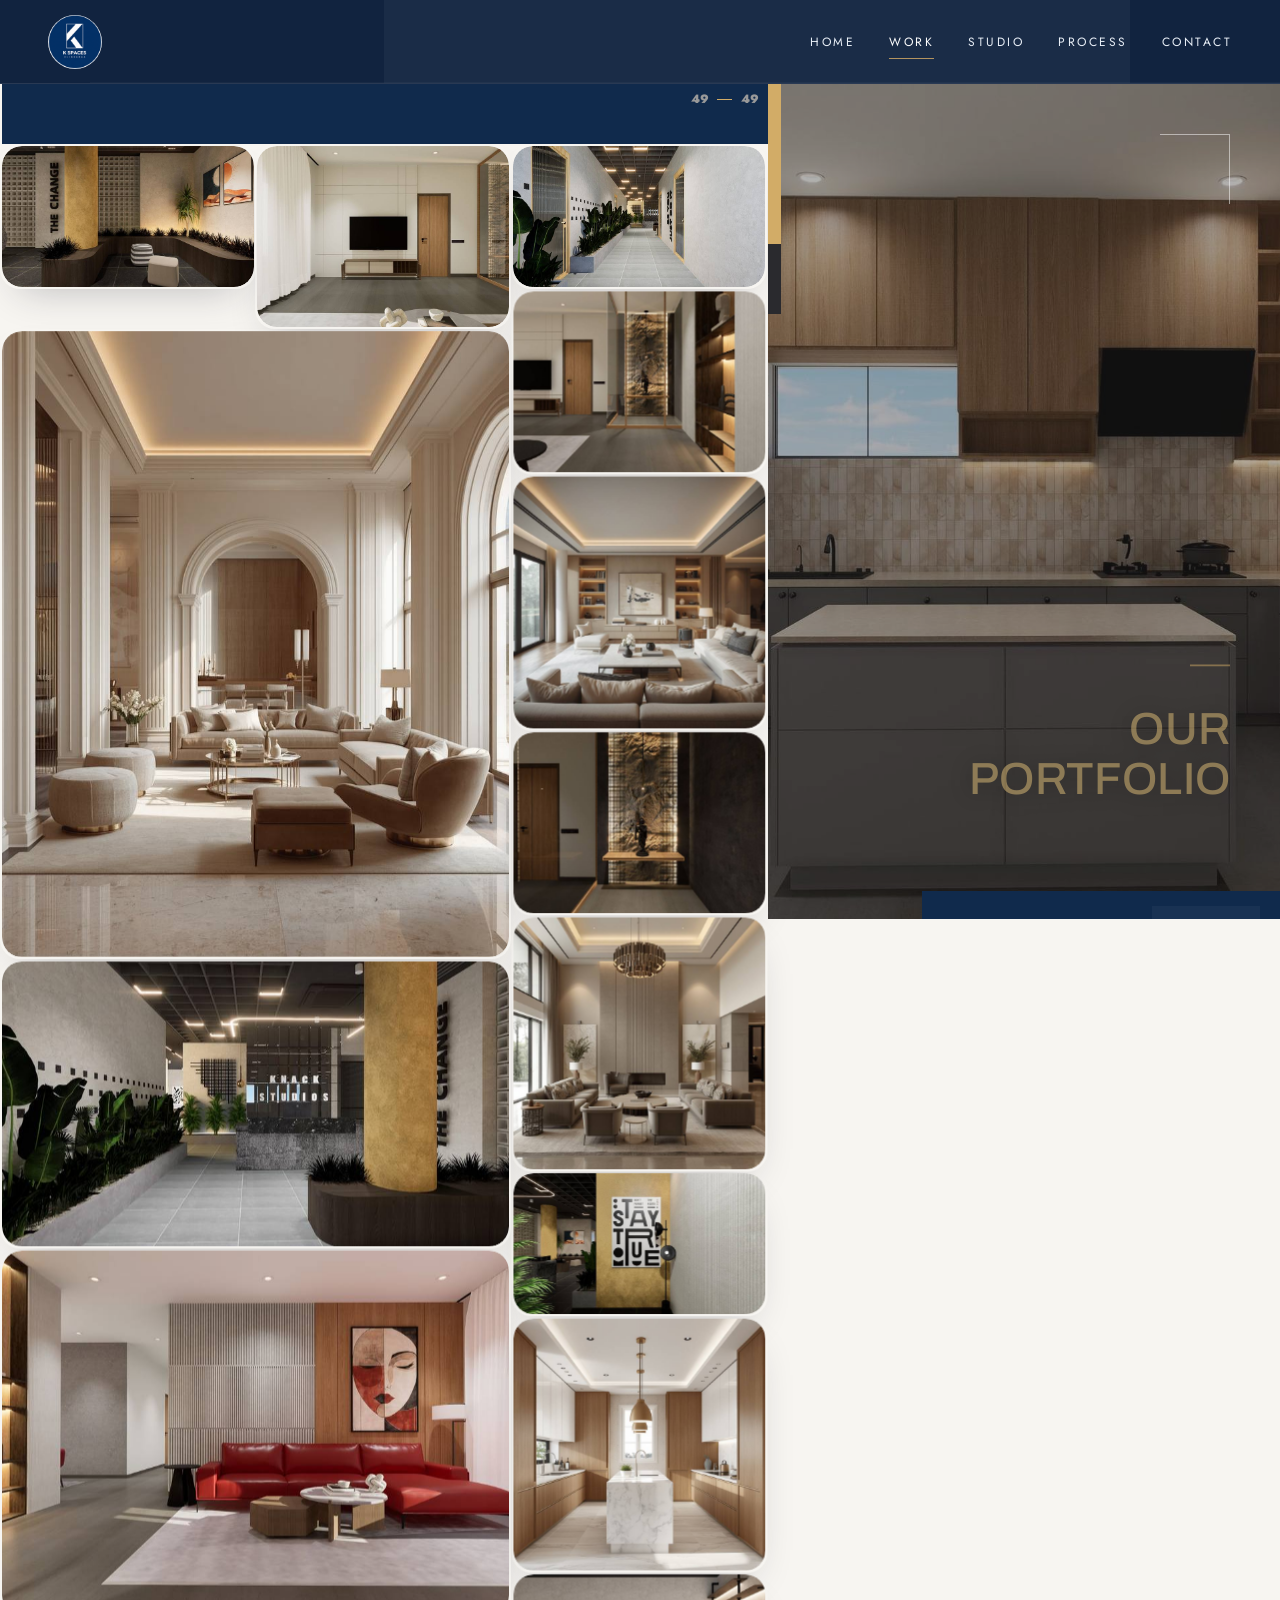
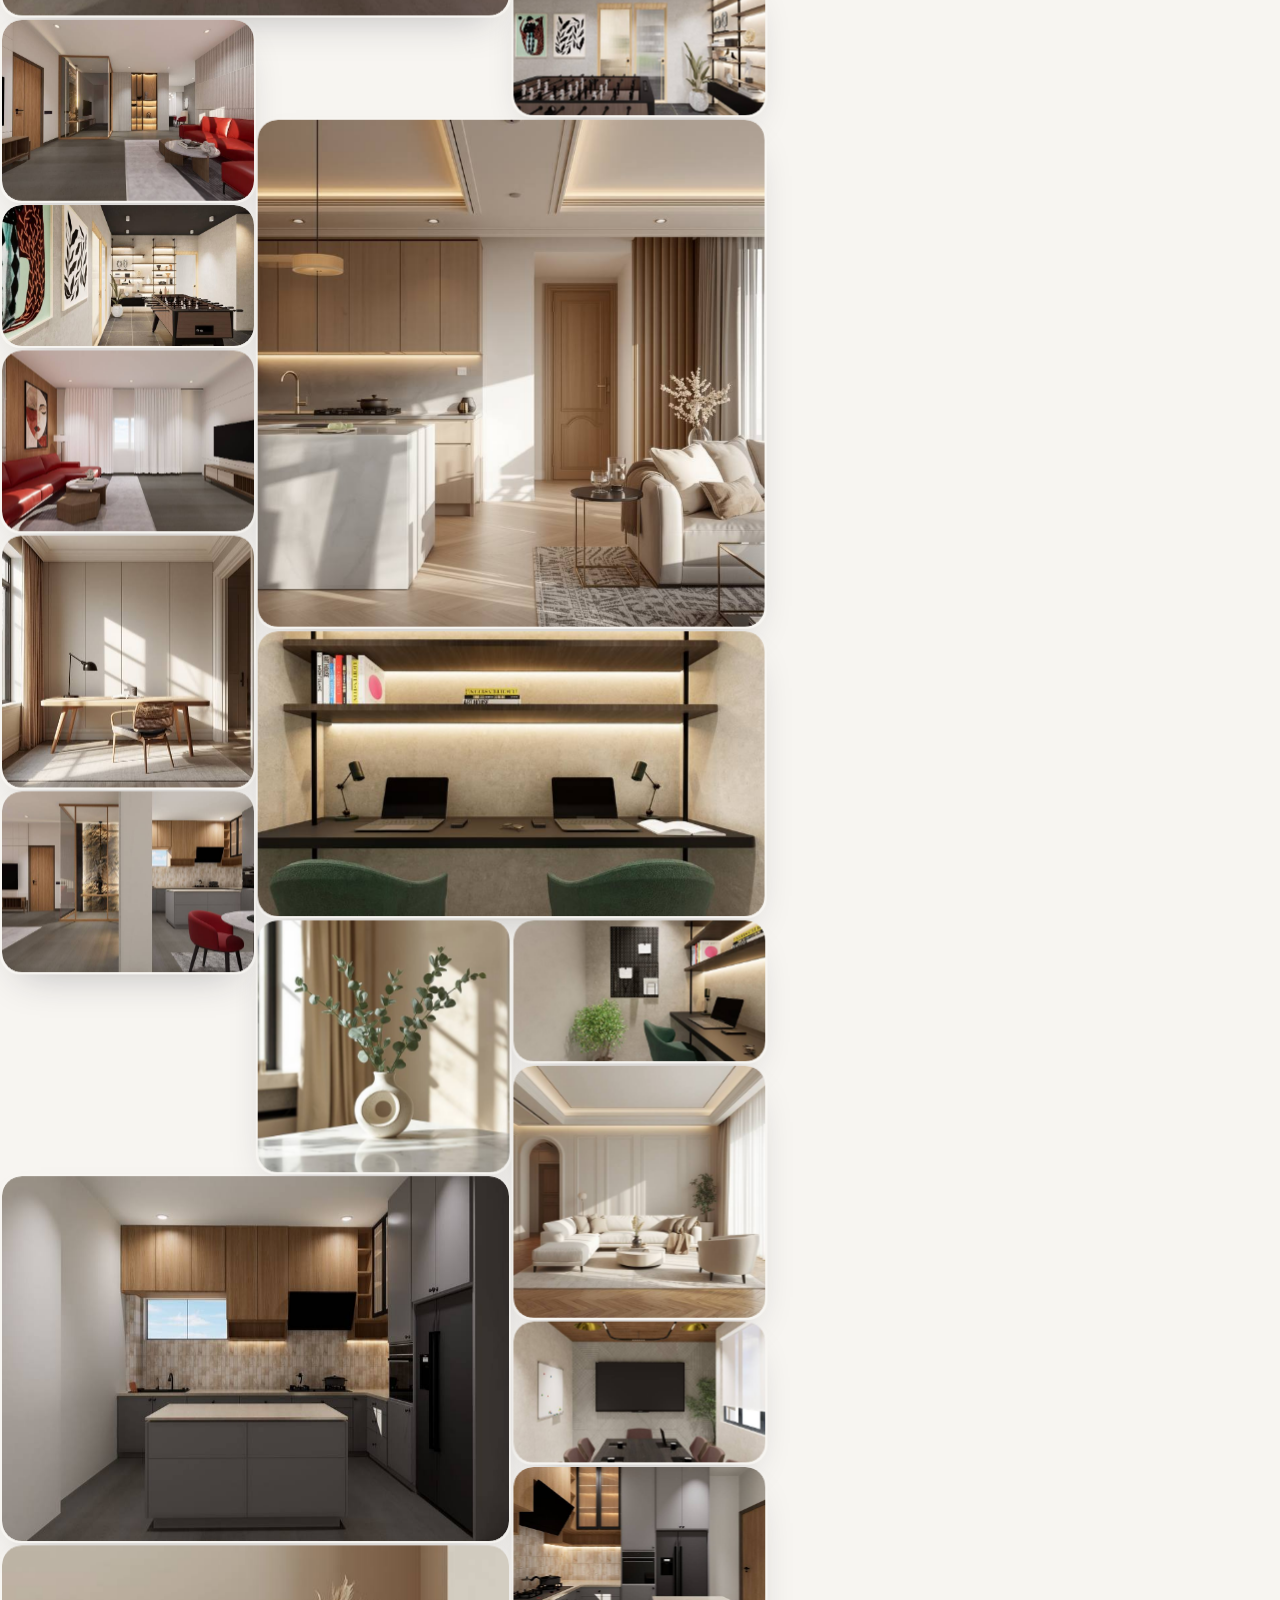
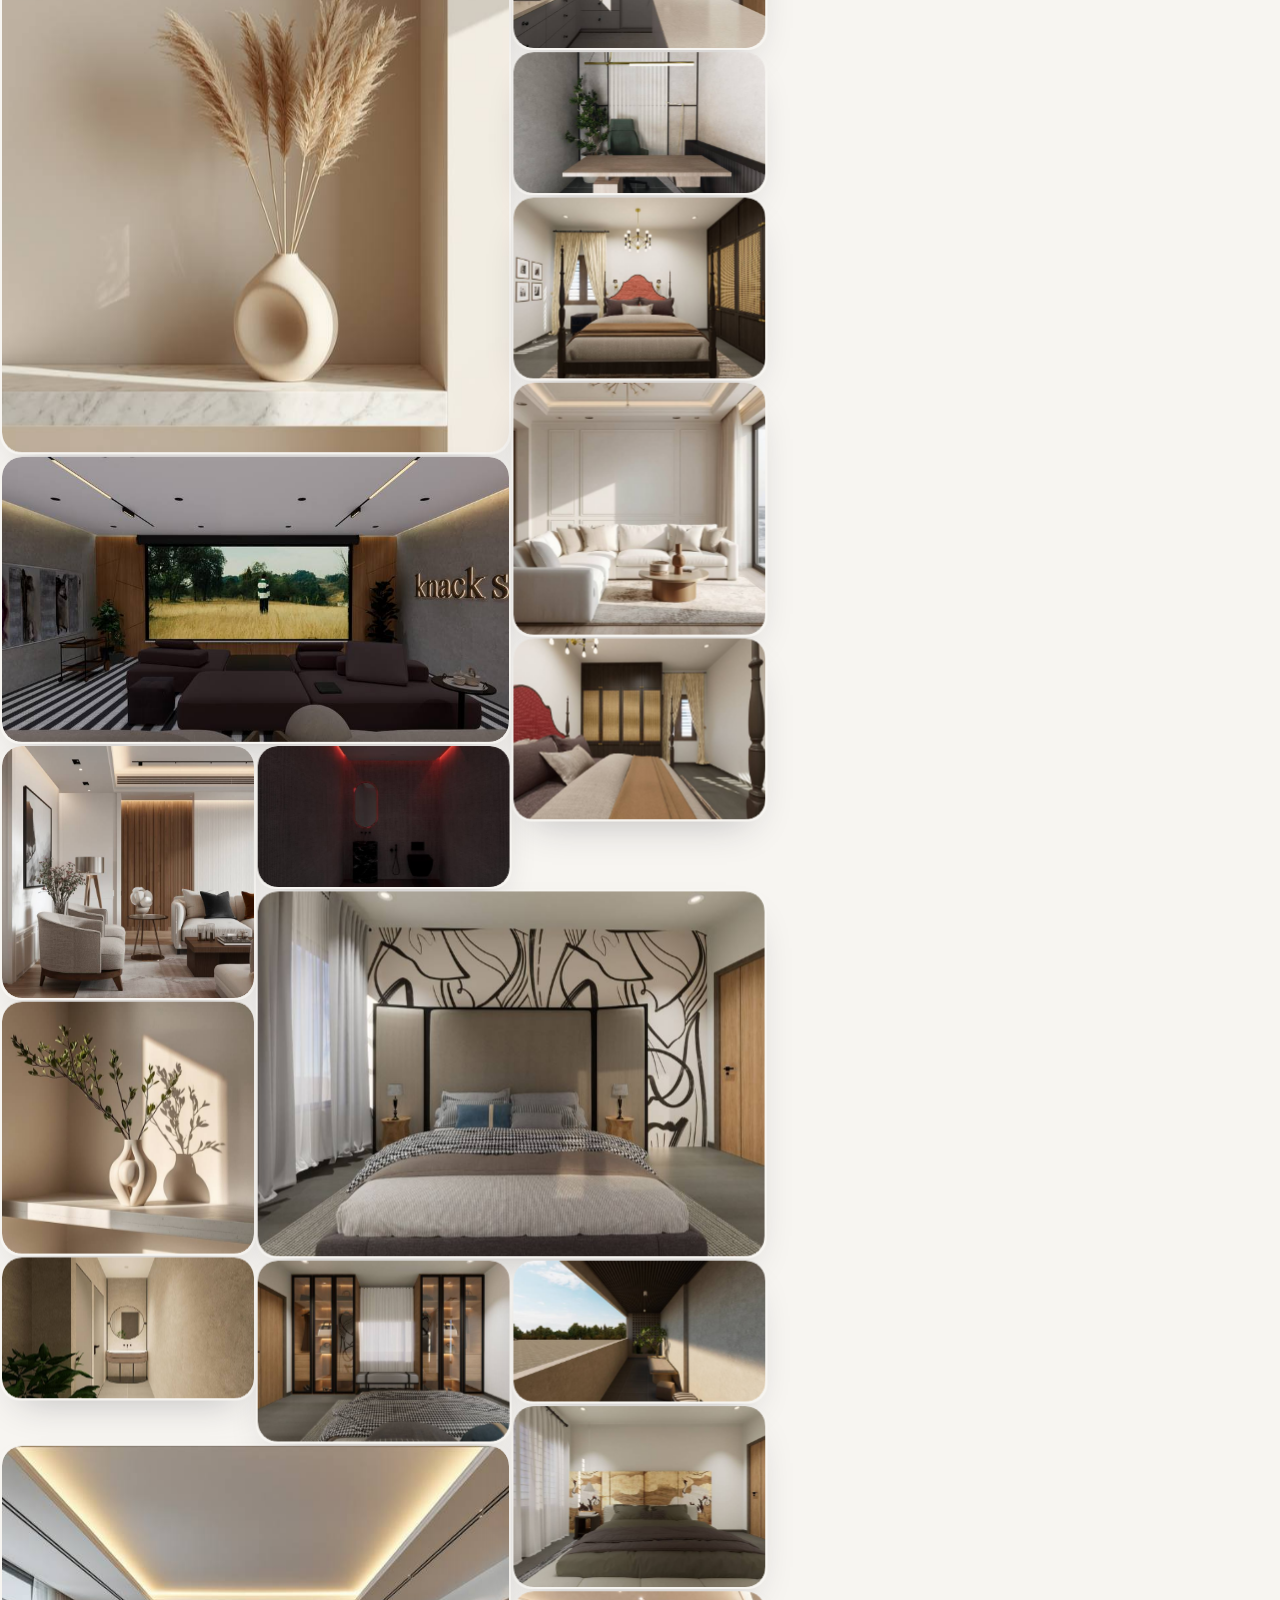
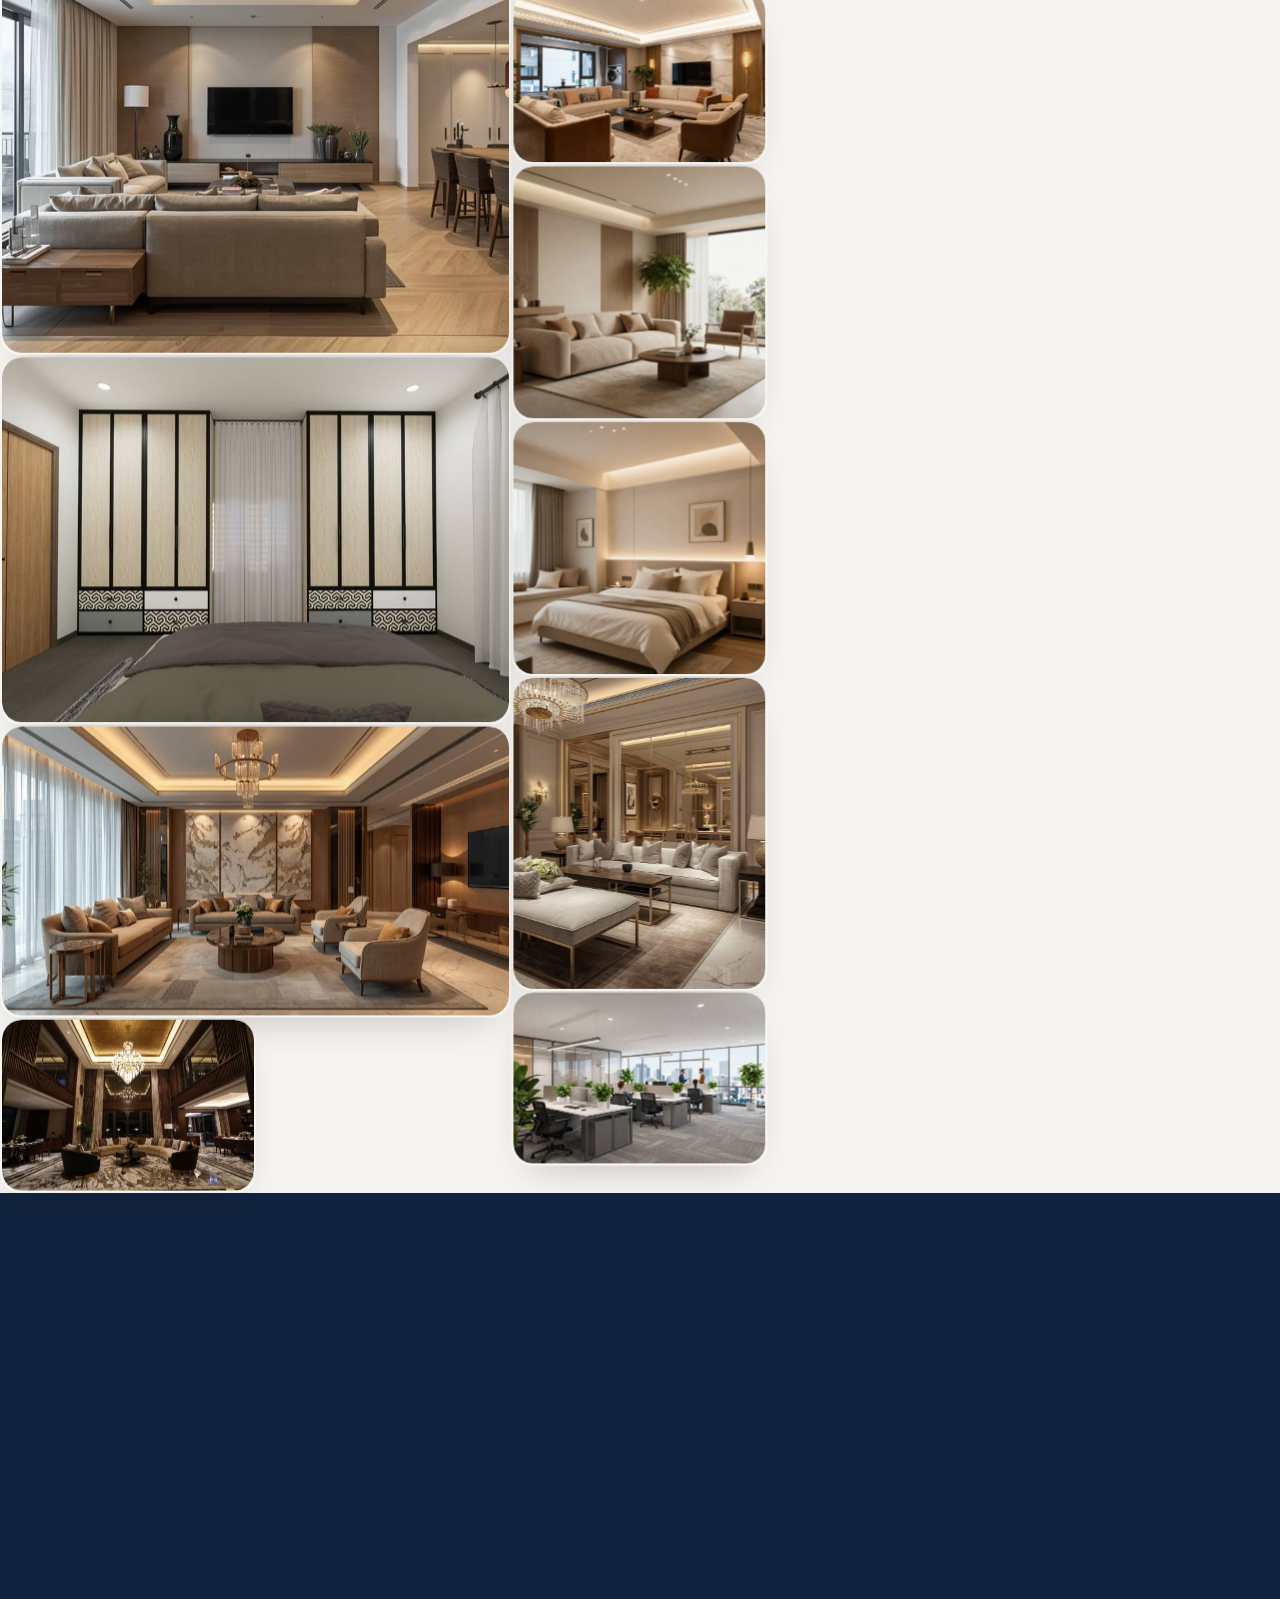
<file: portfolio.html>
<!DOCTYPE HTML>
<html lang="en">
    <head>
        <link rel="preconnect" href="https://fonts.googleapis.com">
        <link rel="preconnect" href="https://fonts.gstatic.com" crossorigin>
        <link href="https://fonts.googleapis.com/css2?family=Archivo:wght@400;500;600;700&family=Jost:wght@200;300;400;500;600&display=swap" rel="stylesheet">
        <!--=============== basic  ===============-->
        <meta charset="UTF-8">
        <title>K Spaces | Architecture & Interiors</title>
        <meta name="viewport" content="width=device-width, initial-scale=1.0, minimum-scale=1.0, maximum-scale=1.0, user-scalable=no">
        <meta name="robots" content="index, follow"/>
        <meta name="keywords" content="K Spaces Interiors, KSPACES, interior design, modular kitchens, luxury villa interiors, home interiors, commercial interiors, turnkey solutions, Hyderabad, architecture, residential, commercial, Vastu planning, 3D visualization, false ceiling, home automation"/>
        <meta name="description" content="firm has handled various commercial, institutional, residential, recreational and community projects. The scale of the projects vary from small urban residences to large housing layouts, retail interiors to multiplexes and malls, but design is nothing without details and finesse. It’s the little things that matter. And with those, we bring the experience and dedication to deliver your dream"/>
        <!--=============== css  ===============-->	
        <link type="text/css" rel="stylesheet" href="css/reset.css">
        <link type="text/css" rel="stylesheet" href="css/plugins.css">
        <link type="text/css" rel="stylesheet" href="css/style.css">
        <link type="text/css" rel="stylesheet" href="css/color.css">
        <!--=============== favicons ===============-->
        <link rel="shortcut icon" href="images/favicon.ico?v=2">
		<script async src="https://www.googletagmanager.com/gtag/js?id=UA-140380328-1"></script>
<script>
  window.dataLayer = window.dataLayer || [];
  function gtag(){dataLayer.push(arguments);}
  gtag('js', new Date());
  gtag('config', 'UA-140380328-1');
</script>
    </head>
    <body>
        <!--Loader -->
        <div class="loader2" id="kspaces-loader">
            <div class="ks-loader-center">
                <svg class="ks-bp" viewBox="0 0 240 170" xmlns="http://www.w3.org/2000/svg" aria-label="K Spaces">
                    <path class="ks-ln ks-house" d="M38,92 L120,40 L202,92 M62,92 L62,146 L178,146 L178,92"/>
                    <path class="ks-ln ks-door" d="M104,146 L104,110 L136,110 L136,146"/>
                    <path class="ks-ln ks-win" d="M74,104 L92,104 L92,122 L74,122 Z"/>
                </svg>
                <div class="ks-word">K&nbsp;&nbsp;S P A C E S</div>
            </div>
        </div>
        <style>
        #kspaces-loader{background:#033067;display:flex;align-items:center;justify-content:center;}
        .ks-loader-center{display:flex;flex-direction:column;align-items:center;gap:26px;}
        .ks-bp{width:220px;max-width:64vw;height:auto;overflow:visible;}
        .ks-ln{fill:none;stroke:#e7c882;stroke-width:2.4;stroke-linecap:round;stroke-linejoin:round;will-change:stroke-dashoffset;}
        .ks-house{stroke-dasharray:540;stroke-dashoffset:540;}
        .ks-door{stroke-dasharray:130;stroke-dashoffset:130;}
        .ks-win{stroke-dasharray:80;stroke-dashoffset:80;}
        .ks-word{font-family:'Jost',sans-serif;font-weight:300;letter-spacing:3px;font-size:23px;color:#fff;opacity:0;transform:translateY(6px);will-change:opacity,transform;}
        #kspaces-loader.ks-go .ks-house{animation:ksD1 .7s cubic-bezier(.33,0,.2,1) .05s forwards;}
        #kspaces-loader.ks-go .ks-door{animation:ksD2 .36s cubic-bezier(.33,0,.2,1) .6s forwards;}
        #kspaces-loader.ks-go .ks-win{animation:ksD2 .32s cubic-bezier(.33,0,.2,1) .66s forwards;}
        #kspaces-loader.ks-go .ks-word{animation:ksFW .45s ease .95s forwards;}
        @keyframes ksD1{to{stroke-dashoffset:0;}}
        @keyframes ksD2{to{stroke-dashoffset:0;}}
        @keyframes ksFW{to{opacity:1;transform:translateY(0);}}
        @media(max-width:600px){ .ks-word{font-size:18px;} }
        </style>
        <!-- loader end  -->
        <!-- main start  -->
        <div id="main">
            <!-- header start  -->
            <header class="main-header">
                <a href="index.html" class="header-logo"><img src="images/kspaces-badge.png" alt=""> </a>
                <nav class="ks-topnav">
                    <a href="index.html" class="">Home</a>
                    <a href="portfolio.html" class="ks-active">Work</a>
                    <a href="about.html" class="">Studio</a>
                    <a href="process.html" class="">Process</a>
                    <a href="contacts.html" class="">Contact</a>
                </nav>
                <!-- sidebar-button --> 
                <!-- nav-button-wrap-->
                <div class="nav-button-wrap">
                    <div class="nav-button">
                        <span  class="nos"></span>
                        <span class="ncs"></span>
                        <span class="nbs"></span>
                        <div class="menu-button-text">Menu</div>
                    </div>
                </div>
                <!-- nav-button-wrap end-->
                <!-- sidebar-button end-->  
                <!--  navigation --> 
                <div class="header-contacts">
                    <ul>
                        <li><span> Call </span> <a href="tel:+917680991923">+91 76809 91923</a></li>
                        <li><span> Write </span> <a href="mailto:kspacessupport@gmail.com">kspacessupport@gmail.com</a></li>
                    </ul>
                </div>
                <!-- navigation  end -->            
            </header>
            <!-- header end -->
            <!-- left-panel -->
            <div class="left-panel">
                <div class="horizonral-subtitle"><span><strong></strong></span></div>
                <div class="left-panel_social">
                    <ul >
                        <li><a href="https://www.facebook.com/kspaces/" target="_blank"><i class="fab fa-facebook-f"></i></a></li>																	
                        <li><a href="https://www.instagram.com/kspaces/" target="_blank"><i class="fab fa-instagram"></i></a></li>
                        <li><a href="https://www.linkedin.com/company/kspaces" target="_blank"><i class="fab fa-linkedin"></i></a></li>
                    </ul>
                </div>
            </div>
            <!-- left-panel end -->
            <!-- share-button -->
           <!-- <div class="share-button showshare">
                <span>Share</span>
            </div>-->
            <!-- share-button end -->
            <!-- wrapper  -->	
            <div id="wrapper">
                <!-- content-holder  -->	
                <div class="content-holder" data-pagetitle="ARCHITECTURE & INTERIORS ">
                    <!-- nav-holder-->
                    <div class="nav-holder but-hol">
                        <div class="nav-scroll-bar-wrap fl-wrap">
                            <div class="nav-search">
                                <form action="#" class="searh-inner fl-wrap">
                                    <input name="se" id="se" type="text" class="search fl-wrap" placeholder="Search.." value="Search..." />
                                    <button class="search-submit color-bg" id="submit_btn"><i class="fal fa-search"></i> </button>
                                </form>
                            </div>
                            <!-- nav -->
                            <nav class="nav-inner" id="menu">
                                <ul>
                                    <li>
                                        <a href="index.html" class="act-link">Home</a>
                                        <!--level 2 -->
                                        <!--<ul>
                                            <li><a href="index.html" class="act-link">Half Slider</a></li>
                                            <li><a href="index2.html" class="">Multi Slideshow</a></li>
											<li><a href="index8.html" class="">Carousel</a></li>
                                            <li><a href="index3.html" class="">Impulse Image</a></li>
                                            <li><a href="index4.html" class="">Fullscreen  Image</a></li>
                                            <li><a href="index5.html" class="">Fullscreen  Slider</a></li>
                                            <li><a href="index6.html" class="">Fullscreen  Slideshow</a></li>
                                            <li><a href="index7.html" class="">Video</a></li>
                                        </ul>-->
                                        <!--level 2 end -->
                                    </li>
                                    <li>
                                        <a href="about.html">About Us</a>
                                        <!--level 2 -->
                                         <ul>
											<li><a href="about.html" class="">Overview</a></li>
                                            <li></li>
                                            <!--<li><a href="about-personal.html" class="">About Personal</a></li>-->
                                        </ul>
                                        <!--level 2 end -->
                                    </li>
                                    <li><a href="portfolio.html" class="act-link">Portfolio</a></li>
                                    <li><a href="process.html" class="">Process</a></li>
                                    <li><a href="contacts.html" class="">Contacts</a></li>
                                    
                                </ul>
                            </nav>
                            <!-- nav end-->
                            <!--lang-links-->
                           <!-- <div class="lang-links fl-wrap">
                                <a href="#" class="act-leng">EN</a>
                            </div>-->
                            <!--lang-links end-->
                        </div>
                        <!--nav-social-->
                        <div class="nav-social">
                            <span class="nav-social_title">Follow us : </span>
                            <ul >
                                <li><a href="https://www.facebook.com/kspaces/" target="_blank"><i class="fab fa-facebook-f"></i></a></li>
                                <li><a href="https://www.instagram.com/kspaces/" target="_blank"><i class="fab fa-instagram"></i></a></li>
                                <li><a href="https://www.linkedin.com/company/kspaces" target="_blank"><i class="fab fa-linkedin"></i></a></li>
                            </ul>
                        </div>
                        <!--nav-social end -->
                    </div>
                    <div class="nav-overlay">
                        <div class="element"></div>
                    </div>
                    <!-- nav-holder end --> 
                    <!--content--> 
                    <div class="content">
                        <!--fixed-column-wrap-->
                        <div class="fixed-column-wrap">
                            <div class="pr-bg"></div>
                            <!--fixed-column-wrap-content-->
                            <div class="fixed-column-wrap-content">
                                <div class="scroll-nav-wrap color-bg">
                                    <div class="carnival">Scroll down</div>
                                    <div class="snw-dec">
                                        <div class="mousey">
                                            <div class="scroller"></div>
                                        </div>
                                    </div>
                                </div>
                                <div class="bg" data-bg="images/bg/ks-raj-2.jpg"></div>
                                <div class="overlay"></div>
                                <div class="progress-bar-wrap bot-element">
                                    <div class="progress-bar"></div>
                                </div>
                                <!--fixed-column-wrap_title-->
                                <div class="fixed-column-wrap_title first-tile_load">
                                    <h2>Our<br> Portfolio</h2>
                                    <!--<p>Lorem ipsum dolor sit amet, consectetur adipiscing elit. Maecenas in pulvinar neque. Nulla finibus lobortis pulvinar.</p>-->
                                </div>
                                <!--fixed-column-wrap_title end-->
                                <div class="fixed-column-dec"></div>
                            </div>
                            <!--fixed-column-wrap-content end-->
                        </div>
                        <!--fixed-column-wrap end-->
                        <!--column-wrap--> 
                        <div class="column-wrap dark-bg">
                            <!--filter-panel --> 
                            <div class="fixed-filter-panel top_fix-filter top-element in-filter_mobpanel">
                                <!-- <div class="pr-bg"></div> -->
                                <!--<div class="fixed-filter-panel_title color-bg">
                                    Works Filter <i class="fal fa-long-arrow-right"></i>
                                </div>-->
                                <div class="folio-counter">
                                    <div class="num-album"></div>
                                    <div class="all-album"></div>
                                </div>
                            </div>
                            <!--filter-panel end--> 
                            <!-- portfolio start -->
                            <div class="gallery-items min-pad   three-column fl-wrap lightgallery">
                                <div class="gallery-item design">
                                    <div class="grid-item-holder">
                                        <img src="images/thumb/knack-1.jpg" loading="lazy" alt="K Spaces work">
                                        <div class="grid-det">
                                            <div class="grid-det-item">
                                                <a href="images/projects/knack/knack-1.jpg" class="popup-image grid-det_link">View <i class="fal fa-search"></i></a>
                                            </div>
                                        </div>
                                    </div>
                                    <div class="pr-bg"></div>
                                </div>
                                <div class="gallery-item design">
                                    <div class="grid-item-holder">
                                        <img src="images/thumb/raj-1.jpg" loading="lazy" alt="K Spaces work">
                                        <div class="grid-det">
                                            <div class="grid-det-item">
                                                <a href="images/projects/raj/raj-1.jpg" class="popup-image grid-det_link">View <i class="fal fa-search"></i></a>
                                            </div>
                                        </div>
                                    </div>
                                    <div class="pr-bg"></div>
                                </div>
                                <div class="gallery-item design gallery-item-second">
                                    <div class="grid-item-holder">
                                        <img src="images/thumb/int-1.jpg" loading="lazy" alt="K Spaces work">
                                        <div class="grid-det">
                                            <div class="grid-det-item">
                                                <a href="images/projects/interiors/int-1.jpg" class="popup-image grid-det_link">View <i class="fal fa-search"></i></a>
                                            </div>
                                        </div>
                                    </div>
                                    <div class="pr-bg"></div>
                                </div>
                                <div class="gallery-item design">
                                    <div class="grid-item-holder">
                                        <img src="images/thumb/knack-2.jpg" loading="lazy" alt="K Spaces work">
                                        <div class="grid-det">
                                            <div class="grid-det-item">
                                                <a href="images/projects/knack/knack-2.jpg" class="popup-image grid-det_link">View <i class="fal fa-search"></i></a>
                                            </div>
                                        </div>
                                    </div>
                                    <div class="pr-bg"></div>
                                </div>
                                <div class="gallery-item design">
                                    <div class="grid-item-holder">
                                        <img src="images/thumb/raj-2.jpg" loading="lazy" alt="K Spaces work">
                                        <div class="grid-det">
                                            <div class="grid-det-item">
                                                <a href="images/projects/raj/raj-2.jpg" class="popup-image grid-det_link">View <i class="fal fa-search"></i></a>
                                            </div>
                                        </div>
                                    </div>
                                    <div class="pr-bg"></div>
                                </div>
                                <div class="gallery-item design">
                                    <div class="grid-item-holder">
                                        <img src="images/thumb/int-2.jpg" loading="lazy" alt="K Spaces work">
                                        <div class="grid-det">
                                            <div class="grid-det-item">
                                                <a href="images/projects/interiors/int-2.jpg" class="popup-image grid-det_link">View <i class="fal fa-search"></i></a>
                                            </div>
                                        </div>
                                    </div>
                                    <div class="pr-bg"></div>
                                </div>
                                <div class="gallery-item design gallery-item-second">
                                    <div class="grid-item-holder">
                                        <img src="images/thumb/knack-3.jpg" loading="lazy" alt="K Spaces work">
                                        <div class="grid-det">
                                            <div class="grid-det-item">
                                                <a href="images/projects/knack/knack-3.jpg" class="popup-image grid-det_link">View <i class="fal fa-search"></i></a>
                                            </div>
                                        </div>
                                    </div>
                                    <div class="pr-bg"></div>
                                </div>
                                <div class="gallery-item design">
                                    <div class="grid-item-holder">
                                        <img src="images/thumb/raj-3.jpg" loading="lazy" alt="K Spaces work">
                                        <div class="grid-det">
                                            <div class="grid-det-item">
                                                <a href="images/projects/raj/raj-3.jpg" class="popup-image grid-det_link">View <i class="fal fa-search"></i></a>
                                            </div>
                                        </div>
                                    </div>
                                    <div class="pr-bg"></div>
                                </div>
                                <div class="gallery-item design">
                                    <div class="grid-item-holder">
                                        <img src="images/thumb/int-3.jpg" loading="lazy" alt="K Spaces work">
                                        <div class="grid-det">
                                            <div class="grid-det-item">
                                                <a href="images/projects/interiors/int-3.jpg" class="popup-image grid-det_link">View <i class="fal fa-search"></i></a>
                                            </div>
                                        </div>
                                    </div>
                                    <div class="pr-bg"></div>
                                </div>
                                <div class="gallery-item design">
                                    <div class="grid-item-holder">
                                        <img src="images/thumb/knack-4.jpg" loading="lazy" alt="K Spaces work">
                                        <div class="grid-det">
                                            <div class="grid-det-item">
                                                <a href="images/projects/knack/knack-4.jpg" class="popup-image grid-det_link">View <i class="fal fa-search"></i></a>
                                            </div>
                                        </div>
                                    </div>
                                    <div class="pr-bg"></div>
                                </div>
                                <div class="gallery-item design gallery-item-second">
                                    <div class="grid-item-holder">
                                        <img src="images/thumb/raj-4.jpg" loading="lazy" alt="K Spaces work">
                                        <div class="grid-det">
                                            <div class="grid-det-item">
                                                <a href="images/projects/raj/raj-4.jpg" class="popup-image grid-det_link">View <i class="fal fa-search"></i></a>
                                            </div>
                                        </div>
                                    </div>
                                    <div class="pr-bg"></div>
                                </div>
                                <div class="gallery-item design">
                                    <div class="grid-item-holder">
                                        <img src="images/thumb/int-4.jpg" loading="lazy" alt="K Spaces work">
                                        <div class="grid-det">
                                            <div class="grid-det-item">
                                                <a href="images/projects/interiors/int-4.jpg" class="popup-image grid-det_link">View <i class="fal fa-search"></i></a>
                                            </div>
                                        </div>
                                    </div>
                                    <div class="pr-bg"></div>
                                </div>
                                <div class="gallery-item design">
                                    <div class="grid-item-holder">
                                        <img src="images/thumb/knack-5.jpg" loading="lazy" alt="K Spaces work">
                                        <div class="grid-det">
                                            <div class="grid-det-item">
                                                <a href="images/projects/knack/knack-5.jpg" class="popup-image grid-det_link">View <i class="fal fa-search"></i></a>
                                            </div>
                                        </div>
                                    </div>
                                    <div class="pr-bg"></div>
                                </div>
                                <div class="gallery-item design">
                                    <div class="grid-item-holder">
                                        <img src="images/thumb/raj-5.jpg" loading="lazy" alt="K Spaces work">
                                        <div class="grid-det">
                                            <div class="grid-det-item">
                                                <a href="images/projects/raj/raj-5.jpg" class="popup-image grid-det_link">View <i class="fal fa-search"></i></a>
                                            </div>
                                        </div>
                                    </div>
                                    <div class="pr-bg"></div>
                                </div>
                                <div class="gallery-item design gallery-item-second">
                                    <div class="grid-item-holder">
                                        <img src="images/thumb/int-5.jpg" loading="lazy" alt="K Spaces work">
                                        <div class="grid-det">
                                            <div class="grid-det-item">
                                                <a href="images/projects/interiors/int-5.jpg" class="popup-image grid-det_link">View <i class="fal fa-search"></i></a>
                                            </div>
                                        </div>
                                    </div>
                                    <div class="pr-bg"></div>
                                </div>
                                <div class="gallery-item design">
                                    <div class="grid-item-holder">
                                        <img src="images/thumb/knack-6.jpg" loading="lazy" alt="K Spaces work">
                                        <div class="grid-det">
                                            <div class="grid-det-item">
                                                <a href="images/projects/knack/knack-6.jpg" class="popup-image grid-det_link">View <i class="fal fa-search"></i></a>
                                            </div>
                                        </div>
                                    </div>
                                    <div class="pr-bg"></div>
                                </div>
                                <div class="gallery-item design">
                                    <div class="grid-item-holder">
                                        <img src="images/thumb/raj-6.jpg" loading="lazy" alt="K Spaces work">
                                        <div class="grid-det">
                                            <div class="grid-det-item">
                                                <a href="images/projects/raj/raj-6.jpg" class="popup-image grid-det_link">View <i class="fal fa-search"></i></a>
                                            </div>
                                        </div>
                                    </div>
                                    <div class="pr-bg"></div>
                                </div>
                                <div class="gallery-item design">
                                    <div class="grid-item-holder">
                                        <img src="images/thumb/int-6.jpg" loading="lazy" alt="K Spaces work">
                                        <div class="grid-det">
                                            <div class="grid-det-item">
                                                <a href="images/projects/interiors/int-6.jpg" class="popup-image grid-det_link">View <i class="fal fa-search"></i></a>
                                            </div>
                                        </div>
                                    </div>
                                    <div class="pr-bg"></div>
                                </div>
                                <div class="gallery-item design gallery-item-second">
                                    <div class="grid-item-holder">
                                        <img src="images/thumb/knack-7.jpg" loading="lazy" alt="K Spaces work">
                                        <div class="grid-det">
                                            <div class="grid-det-item">
                                                <a href="images/projects/knack/knack-7.jpg" class="popup-image grid-det_link">View <i class="fal fa-search"></i></a>
                                            </div>
                                        </div>
                                    </div>
                                    <div class="pr-bg"></div>
                                </div>
                                <div class="gallery-item design">
                                    <div class="grid-item-holder">
                                        <img src="images/thumb/raj-7.jpg" loading="lazy" alt="K Spaces work">
                                        <div class="grid-det">
                                            <div class="grid-det-item">
                                                <a href="images/projects/raj/raj-7.jpg" class="popup-image grid-det_link">View <i class="fal fa-search"></i></a>
                                            </div>
                                        </div>
                                    </div>
                                    <div class="pr-bg"></div>
                                </div>
                                <div class="gallery-item design">
                                    <div class="grid-item-holder">
                                        <img src="images/thumb/int-7.jpg" loading="lazy" alt="K Spaces work">
                                        <div class="grid-det">
                                            <div class="grid-det-item">
                                                <a href="images/projects/interiors/int-7.jpg" class="popup-image grid-det_link">View <i class="fal fa-search"></i></a>
                                            </div>
                                        </div>
                                    </div>
                                    <div class="pr-bg"></div>
                                </div>
                                <div class="gallery-item design">
                                    <div class="grid-item-holder">
                                        <img src="images/thumb/knack-8.jpg" loading="lazy" alt="K Spaces work">
                                        <div class="grid-det">
                                            <div class="grid-det-item">
                                                <a href="images/projects/knack/knack-8.jpg" class="popup-image grid-det_link">View <i class="fal fa-search"></i></a>
                                            </div>
                                        </div>
                                    </div>
                                    <div class="pr-bg"></div>
                                </div>
                                <div class="gallery-item design gallery-item-second">
                                    <div class="grid-item-holder">
                                        <img src="images/thumb/raj-8.jpg" loading="lazy" alt="K Spaces work">
                                        <div class="grid-det">
                                            <div class="grid-det-item">
                                                <a href="images/projects/raj/raj-8.jpg" class="popup-image grid-det_link">View <i class="fal fa-search"></i></a>
                                            </div>
                                        </div>
                                    </div>
                                    <div class="pr-bg"></div>
                                </div>
                                <div class="gallery-item design">
                                    <div class="grid-item-holder">
                                        <img src="images/thumb/int-8.jpg" loading="lazy" alt="K Spaces work">
                                        <div class="grid-det">
                                            <div class="grid-det-item">
                                                <a href="images/projects/interiors/int-8.jpg" class="popup-image grid-det_link">View <i class="fal fa-search"></i></a>
                                            </div>
                                        </div>
                                    </div>
                                    <div class="pr-bg"></div>
                                </div>
                                <div class="gallery-item design">
                                    <div class="grid-item-holder">
                                        <img src="images/thumb/knack-9.jpg" loading="lazy" alt="K Spaces work">
                                        <div class="grid-det">
                                            <div class="grid-det-item">
                                                <a href="images/projects/knack/knack-9.jpg" class="popup-image grid-det_link">View <i class="fal fa-search"></i></a>
                                            </div>
                                        </div>
                                    </div>
                                    <div class="pr-bg"></div>
                                </div>
                                <div class="gallery-item design">
                                    <div class="grid-item-holder">
                                        <img src="images/thumb/raj-9.jpg" loading="lazy" alt="K Spaces work">
                                        <div class="grid-det">
                                            <div class="grid-det-item">
                                                <a href="images/projects/raj/raj-9.jpg" class="popup-image grid-det_link">View <i class="fal fa-search"></i></a>
                                            </div>
                                        </div>
                                    </div>
                                    <div class="pr-bg"></div>
                                </div>
                                <div class="gallery-item design gallery-item-second">
                                    <div class="grid-item-holder">
                                        <img src="images/thumb/int-9.jpg" loading="lazy" alt="K Spaces work">
                                        <div class="grid-det">
                                            <div class="grid-det-item">
                                                <a href="images/projects/interiors/int-9.jpg" class="popup-image grid-det_link">View <i class="fal fa-search"></i></a>
                                            </div>
                                        </div>
                                    </div>
                                    <div class="pr-bg"></div>
                                </div>
                                <div class="gallery-item design">
                                    <div class="grid-item-holder">
                                        <img src="images/thumb/knack-10.jpg" loading="lazy" alt="K Spaces work">
                                        <div class="grid-det">
                                            <div class="grid-det-item">
                                                <a href="images/projects/knack/knack-10.jpg" class="popup-image grid-det_link">View <i class="fal fa-search"></i></a>
                                            </div>
                                        </div>
                                    </div>
                                    <div class="pr-bg"></div>
                                </div>
                                <div class="gallery-item design">
                                    <div class="grid-item-holder">
                                        <img src="images/thumb/raj-10.jpg" loading="lazy" alt="K Spaces work">
                                        <div class="grid-det">
                                            <div class="grid-det-item">
                                                <a href="images/projects/raj/raj-10.jpg" class="popup-image grid-det_link">View <i class="fal fa-search"></i></a>
                                            </div>
                                        </div>
                                    </div>
                                    <div class="pr-bg"></div>
                                </div>
                                <div class="gallery-item design">
                                    <div class="grid-item-holder">
                                        <img src="images/thumb/int-10.jpg" loading="lazy" alt="K Spaces work">
                                        <div class="grid-det">
                                            <div class="grid-det-item">
                                                <a href="images/projects/interiors/int-10.jpg" class="popup-image grid-det_link">View <i class="fal fa-search"></i></a>
                                            </div>
                                        </div>
                                    </div>
                                    <div class="pr-bg"></div>
                                </div>
                                <div class="gallery-item design gallery-item-second">
                                    <div class="grid-item-holder">
                                        <img src="images/thumb/knack-11.jpg" loading="lazy" alt="K Spaces work">
                                        <div class="grid-det">
                                            <div class="grid-det-item">
                                                <a href="images/projects/knack/knack-11.jpg" class="popup-image grid-det_link">View <i class="fal fa-search"></i></a>
                                            </div>
                                        </div>
                                    </div>
                                    <div class="pr-bg"></div>
                                </div>
                                <div class="gallery-item design">
                                    <div class="grid-item-holder">
                                        <img src="images/thumb/raj-11.jpg" loading="lazy" alt="K Spaces work">
                                        <div class="grid-det">
                                            <div class="grid-det-item">
                                                <a href="images/projects/raj/raj-11.jpg" class="popup-image grid-det_link">View <i class="fal fa-search"></i></a>
                                            </div>
                                        </div>
                                    </div>
                                    <div class="pr-bg"></div>
                                </div>
                                <div class="gallery-item design">
                                    <div class="grid-item-holder">
                                        <img src="images/thumb/int-11.jpg" loading="lazy" alt="K Spaces work">
                                        <div class="grid-det">
                                            <div class="grid-det-item">
                                                <a href="images/projects/interiors/int-11.jpg" class="popup-image grid-det_link">View <i class="fal fa-search"></i></a>
                                            </div>
                                        </div>
                                    </div>
                                    <div class="pr-bg"></div>
                                </div>
                                <div class="gallery-item design">
                                    <div class="grid-item-holder">
                                        <img src="images/thumb/knack-12.jpg" loading="lazy" alt="K Spaces work">
                                        <div class="grid-det">
                                            <div class="grid-det-item">
                                                <a href="images/projects/knack/knack-12.jpg" class="popup-image grid-det_link">View <i class="fal fa-search"></i></a>
                                            </div>
                                        </div>
                                    </div>
                                    <div class="pr-bg"></div>
                                </div>
                                <div class="gallery-item design gallery-item-second">
                                    <div class="grid-item-holder">
                                        <img src="images/thumb/raj-12.jpg" loading="lazy" alt="K Spaces work">
                                        <div class="grid-det">
                                            <div class="grid-det-item">
                                                <a href="images/projects/raj/raj-12.jpg" class="popup-image grid-det_link">View <i class="fal fa-search"></i></a>
                                            </div>
                                        </div>
                                    </div>
                                    <div class="pr-bg"></div>
                                </div>
                                <div class="gallery-item design">
                                    <div class="grid-item-holder">
                                        <img src="images/thumb/int-12.jpg" loading="lazy" alt="K Spaces work">
                                        <div class="grid-det">
                                            <div class="grid-det-item">
                                                <a href="images/projects/interiors/int-12.jpg" class="popup-image grid-det_link">View <i class="fal fa-search"></i></a>
                                            </div>
                                        </div>
                                    </div>
                                    <div class="pr-bg"></div>
                                </div>
                                <div class="gallery-item design">
                                    <div class="grid-item-holder">
                                        <img src="images/thumb/knack-13.jpg" loading="lazy" alt="K Spaces work">
                                        <div class="grid-det">
                                            <div class="grid-det-item">
                                                <a href="images/projects/knack/knack-13.jpg" class="popup-image grid-det_link">View <i class="fal fa-search"></i></a>
                                            </div>
                                        </div>
                                    </div>
                                    <div class="pr-bg"></div>
                                </div>
                                <div class="gallery-item design">
                                    <div class="grid-item-holder">
                                        <img src="images/thumb/raj-13.jpg" loading="lazy" alt="K Spaces work">
                                        <div class="grid-det">
                                            <div class="grid-det-item">
                                                <a href="images/projects/raj/raj-13.jpg" class="popup-image grid-det_link">View <i class="fal fa-search"></i></a>
                                            </div>
                                        </div>
                                    </div>
                                    <div class="pr-bg"></div>
                                </div>
                                <div class="gallery-item design gallery-item-second">
                                    <div class="grid-item-holder">
                                        <img src="images/thumb/int-13.jpg" loading="lazy" alt="K Spaces work">
                                        <div class="grid-det">
                                            <div class="grid-det-item">
                                                <a href="images/projects/interiors/int-13.jpg" class="popup-image grid-det_link">View <i class="fal fa-search"></i></a>
                                            </div>
                                        </div>
                                    </div>
                                    <div class="pr-bg"></div>
                                </div>
                                <div class="gallery-item design">
                                    <div class="grid-item-holder">
                                        <img src="images/thumb/knack-14.jpg" loading="lazy" alt="K Spaces work">
                                        <div class="grid-det">
                                            <div class="grid-det-item">
                                                <a href="images/projects/knack/knack-14.jpg" class="popup-image grid-det_link">View <i class="fal fa-search"></i></a>
                                            </div>
                                        </div>
                                    </div>
                                    <div class="pr-bg"></div>
                                </div>
                                <div class="gallery-item design">
                                    <div class="grid-item-holder">
                                        <img src="images/thumb/raj-14.jpg" loading="lazy" alt="K Spaces work">
                                        <div class="grid-det">
                                            <div class="grid-det-item">
                                                <a href="images/projects/raj/raj-14.jpg" class="popup-image grid-det_link">View <i class="fal fa-search"></i></a>
                                            </div>
                                        </div>
                                    </div>
                                    <div class="pr-bg"></div>
                                </div>
                                <div class="gallery-item design">
                                    <div class="grid-item-holder">
                                        <img src="images/thumb/int-14.jpg" loading="lazy" alt="K Spaces work">
                                        <div class="grid-det">
                                            <div class="grid-det-item">
                                                <a href="images/projects/interiors/int-14.jpg" class="popup-image grid-det_link">View <i class="fal fa-search"></i></a>
                                            </div>
                                        </div>
                                    </div>
                                    <div class="pr-bg"></div>
                                </div>
                                <div class="gallery-item design gallery-item-second">
                                    <div class="grid-item-holder">
                                        <img src="images/thumb/raj-15.jpg" loading="lazy" alt="K Spaces work">
                                        <div class="grid-det">
                                            <div class="grid-det-item">
                                                <a href="images/projects/raj/raj-15.jpg" class="popup-image grid-det_link">View <i class="fal fa-search"></i></a>
                                            </div>
                                        </div>
                                    </div>
                                    <div class="pr-bg"></div>
                                </div>
                                <div class="gallery-item design">
                                    <div class="grid-item-holder">
                                        <img src="images/thumb/int-15.jpg" loading="lazy" alt="K Spaces work">
                                        <div class="grid-det">
                                            <div class="grid-det-item">
                                                <a href="images/projects/interiors/int-15.jpg" class="popup-image grid-det_link">View <i class="fal fa-search"></i></a>
                                            </div>
                                        </div>
                                    </div>
                                    <div class="pr-bg"></div>
                                </div>
                                <div class="gallery-item design">
                                    <div class="grid-item-holder">
                                        <img src="images/thumb/int-16.jpg" loading="lazy" alt="K Spaces work">
                                        <div class="grid-det">
                                            <div class="grid-det-item">
                                                <a href="images/projects/interiors/int-16.jpg" class="popup-image grid-det_link">View <i class="fal fa-search"></i></a>
                                            </div>
                                        </div>
                                    </div>
                                    <div class="pr-bg"></div>
                                </div>
                                <div class="gallery-item design">
                                    <div class="grid-item-holder">
                                        <img src="images/thumb/int-17.jpg" loading="lazy" alt="K Spaces work">
                                        <div class="grid-det">
                                            <div class="grid-det-item">
                                                <a href="images/projects/interiors/int-17.jpg" class="popup-image grid-det_link">View <i class="fal fa-search"></i></a>
                                            </div>
                                        </div>
                                    </div>
                                    <div class="pr-bg"></div>
                                </div>
                                <div class="gallery-item design gallery-item-second">
                                    <div class="grid-item-holder">
                                        <img src="images/thumb/int-18.jpg" loading="lazy" alt="K Spaces work">
                                        <div class="grid-det">
                                            <div class="grid-det-item">
                                                <a href="images/projects/interiors/int-18.jpg" class="popup-image grid-det_link">View <i class="fal fa-search"></i></a>
                                            </div>
                                        </div>
                                    </div>
                                    <div class="pr-bg"></div>
                                </div>
                                <div class="gallery-item design">
                                    <div class="grid-item-holder">
                                        <img src="images/thumb/int-19.jpg" loading="lazy" alt="K Spaces work">
                                        <div class="grid-det">
                                            <div class="grid-det-item">
                                                <a href="images/projects/interiors/int-19.jpg" class="popup-image grid-det_link">View <i class="fal fa-search"></i></a>
                                            </div>
                                        </div>
                                    </div>
                                    <div class="pr-bg"></div>
                                </div>
                                <div class="gallery-item design">
                                    <div class="grid-item-holder">
                                        <img src="images/thumb/int-20.jpg" loading="lazy" alt="K Spaces work">
                                        <div class="grid-det">
                                            <div class="grid-det-item">
                                                <a href="images/projects/interiors/int-20.jpg" class="popup-image grid-det_link">View <i class="fal fa-search"></i></a>
                                            </div>
                                        </div>
                                    </div>
                                    <div class="pr-bg"></div>
                                </div>
                            </div>
                            <!-- portfolio end -->
                        </div>
                        <!--column-wrap end--> 
                        <div class="limit-box fl-wrap"></div>
                    </div>
                    <!--content end -->       
                    <!-- footer -->
                     <div class="height-emulator fl-wrap"></div>
                    <footer class="main-footer fixed-footer">
                        <div class="pr-bg"></div>
                        <div class="container">
                            <div class="fl-wrap footer-inner">
                                <div class="row">
                                    <div class="col-md-4">
                                        <div class="footer-logo">
                                            <img src="images/kspaces-logo.jpg" style="height:55px;width:auto;border-radius:50%;" alt="">
                                        </div>
                                        <div class="footer_text  footer-box fl-wrap">
                                            <p>K Spaces Interiors blends real estate expertise with inspired interior design — creating spaces that are beautiful, purposeful, and built to last. Premium flats, luxury villas &amp; commercial environments, delivered turnkey.</p>
                                        </div>
                                    </div>
                                    <div class="col-md-4">
                                        <div class="footer-header fl-wrap"><span>01.</span> Contacts</div>
                                        <!-- footer-contacts-->
                                        <div class="footer-contacts footer-box fl-wrap">
                                            <ul>
                                                <li><span>Call:</span><a href="tel:+917680991923">+91 76809 91923</a></li>
                                                <li><span>Write  :</span><a href="#">kspacessupport@gmail.com</a></li>
                                                <li><span>Find us : </span><a href="#">Madhapur, Hyderabad-81, India</a></li>
                                            </ul>
                                        </div>
                                        <!-- footer contacts end -->
                                        <a href="contacts.html" class="fc_button">Get In Touch <i class="fal fa-envelope"></i></a>
                                    </div>
                                    <div class="col-md-4">
                                        <div class="footer-header fl-wrap"><span>02.</span> Subscribe</div>
                                        <div class="footer-box fl-wrap">
                                            <!--<p>Want to be notified when we launch a new template or an udpate. Just sign up and we'll send you a notification by email.</p>-->
                                            <div class="subcribe-form fl-wrap">
                                                <form id="subscribe" class="fl-wrap">
                                                    <input class="enteremail" name="email" id="subscribe-email" placeholder="Your Email" spellcheck="false" type="text">
                                                    <button type="submit" id="subscribe-button" class="subscribe-button">  Send  <i class="fal fa-long-arrow-right"></i></button>
                                                    <label for="subscribe-email" class="subscribe-message"></label>
                                                </form>
                                            </div>
                                        </div>
                                    </div>
                                </div>
                            </div>
                            <div class="subfooter fl-wrap">
                                <!-- policy-box-->
                                <div class="policy-box">
                                    <span>&#169; K Spaces Interiors / All rights reserved. </span>
                                </div>
                                <!-- policy-box end-->
                            </div>
                        </div>
                        <div class="footer-canvas">
                            <div class="dots gallery__dots" data-dots=""></div>
                        </div>
                    </footer>
                    <!-- footer  end -->
                    <!-- share-wrapper-->  
                    <div class="share-wrapper">
                        <div class="close-share-btn"><i class="fal fa-long-arrow-left"></i> Close</div>
                        <div class="share-container fl-wrap  isShare"></div>
                    </div>
                    <!-- share-wrapper  end --> 
                </div>
                <!-- content-holder end -->	
            </div>
            <!-- wrapper end -->
        </div>
        <!-- Main end -->
        <!--=============== scripts  ===============-->
        <script type="text/javascript" src="js/jquery.min.js"></script>
        <script type="text/javascript" src="js/plugins.js"></script>
        <script type="text/javascript" src="js/core.js"></script>
        <script type="text/javascript" src="js/scripts.js"></script>
    </body>
</html>
</file>
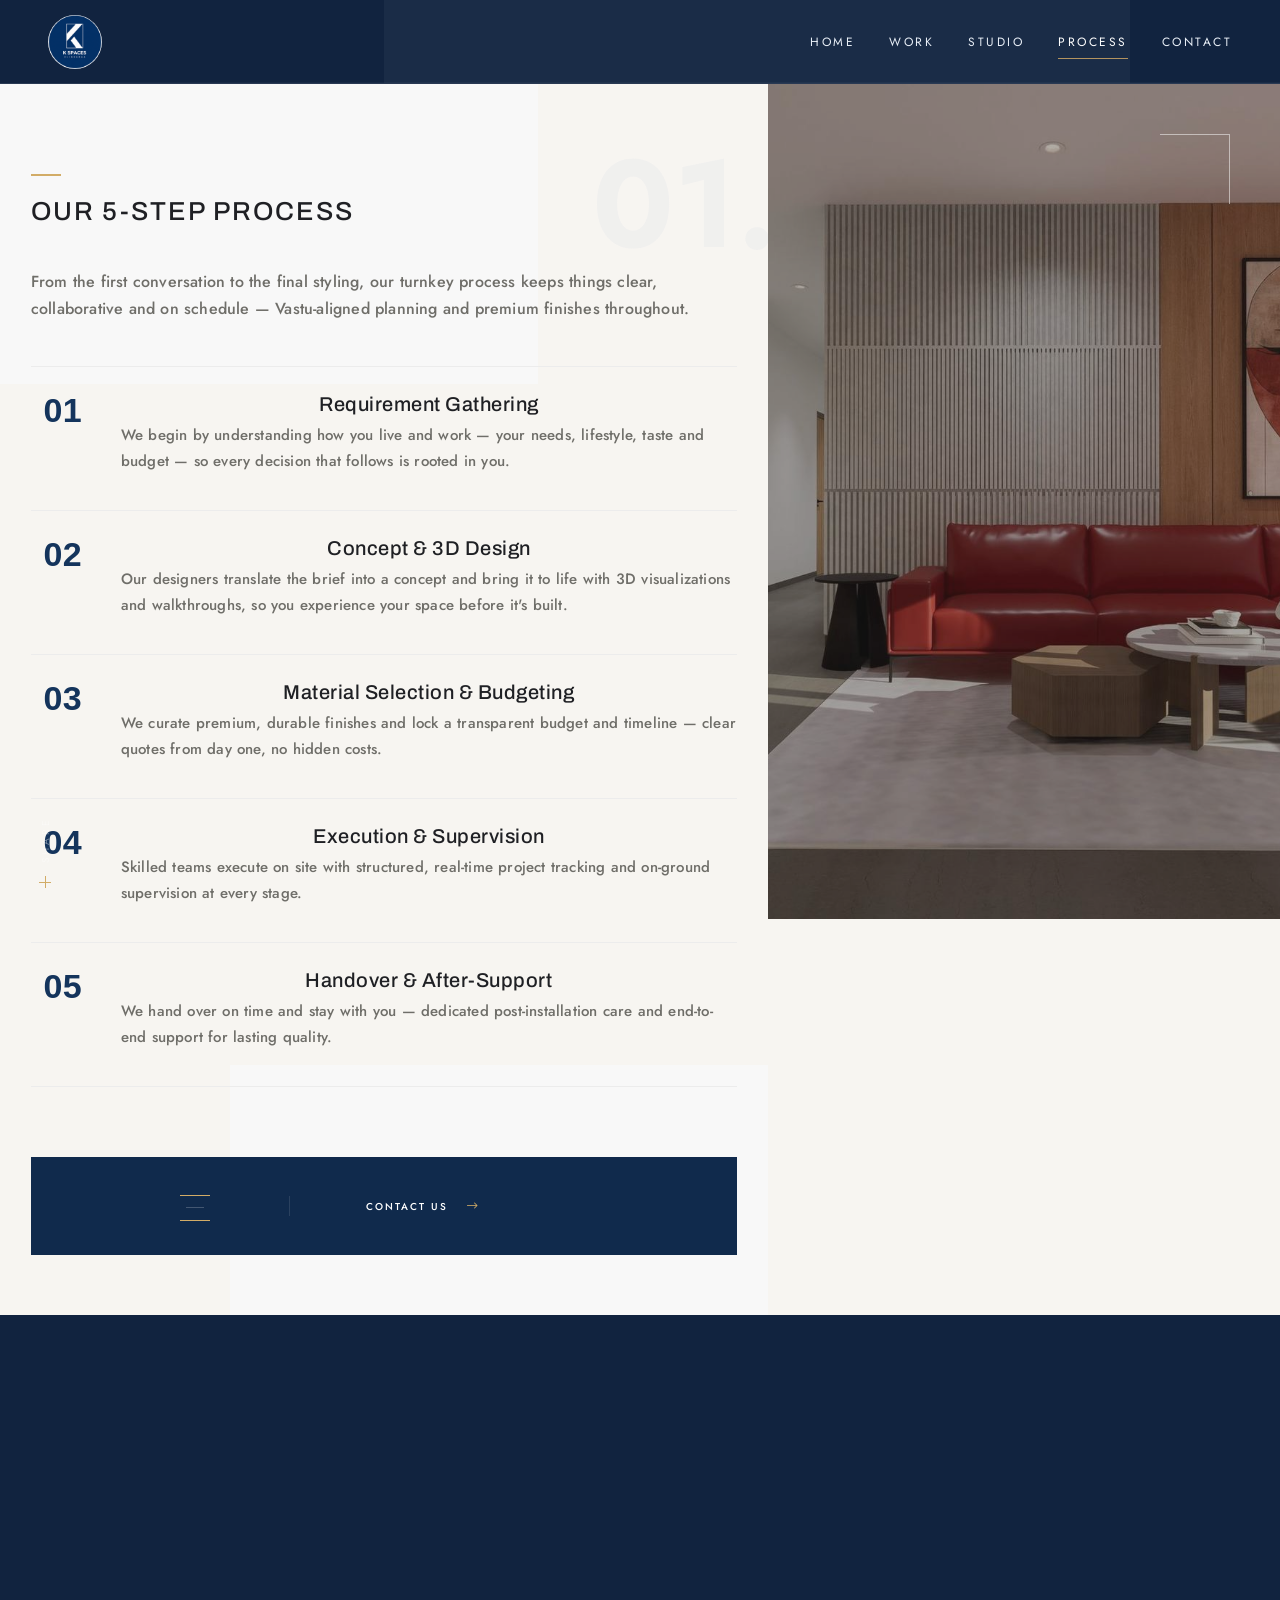
<file: process.html>
<!DOCTYPE HTML>
<html lang="en">
    <head>
        <link rel="preconnect" href="https://fonts.googleapis.com">
        <link rel="preconnect" href="https://fonts.gstatic.com" crossorigin>
        <link href="https://fonts.googleapis.com/css2?family=Archivo:wght@400;500;600;700&family=Jost:wght@200;300;400;500;600&display=swap" rel="stylesheet">
        <!--=============== basic  ===============-->
        <meta charset="UTF-8">
        <title>K Spaces | Architecture & Interiors</title>
        <meta name="viewport" content="width=device-width, initial-scale=1.0, minimum-scale=1.0, maximum-scale=1.0, user-scalable=no">
        <meta name="robots" content="index, follow"/>
        <meta name="keywords" content="K Spaces Interiors, KSPACES, interior design, modular kitchens, luxury villa interiors, home interiors, commercial interiors, turnkey solutions, Hyderabad, architecture, residential, commercial, Vastu planning, 3D visualization, false ceiling, home automation"/>
        <meta name="description" content="firm has handled various commercial, institutional, residential, recreational and community projects. The scale of the projects vary from small urban residences to large housing layouts, retail interiors to multiplexes and malls, but design is nothing without details and finesse. It’s the little things that matter. And with those, we bring the experience and dedication to deliver your dream"/>
        <!--=============== css  ===============-->	
        <link type="text/css" rel="stylesheet" href="css/reset.css">
        <link type="text/css" rel="stylesheet" href="css/plugins.css">
        <link type="text/css" rel="stylesheet" href="css/style.css">
        <link type="text/css" rel="stylesheet" href="css/color.css">
        <!--=============== favicons ===============-->
        <link rel="shortcut icon" href="images/favicon.ico?v=2">
								<script async src="https://www.googletagmanager.com/gtag/js?id=UA-140380328-1"></script>
<script>
  window.dataLayer = window.dataLayer || [];
  function gtag(){dataLayer.push(arguments);}
  gtag('js', new Date());
  gtag('config', 'UA-140380328-1');
</script>
    </head>
    <body>
        <!--Loader -->
        <div class="loader2" id="kspaces-loader">
            <div class="ks-loader-center">
                <svg class="ks-bp" viewBox="0 0 240 170" xmlns="http://www.w3.org/2000/svg" aria-label="K Spaces">
                    <path class="ks-ln ks-house" d="M38,92 L120,40 L202,92 M62,92 L62,146 L178,146 L178,92"/>
                    <path class="ks-ln ks-door" d="M104,146 L104,110 L136,110 L136,146"/>
                    <path class="ks-ln ks-win" d="M74,104 L92,104 L92,122 L74,122 Z"/>
                </svg>
                <div class="ks-word">K&nbsp;&nbsp;S P A C E S</div>
            </div>
        </div>
        <style>
        #kspaces-loader{background:#033067;display:flex;align-items:center;justify-content:center;}
        .ks-loader-center{display:flex;flex-direction:column;align-items:center;gap:26px;}
        .ks-bp{width:220px;max-width:64vw;height:auto;overflow:visible;}
        .ks-ln{fill:none;stroke:#e7c882;stroke-width:2.4;stroke-linecap:round;stroke-linejoin:round;will-change:stroke-dashoffset;}
        .ks-house{stroke-dasharray:540;stroke-dashoffset:540;}
        .ks-door{stroke-dasharray:130;stroke-dashoffset:130;}
        .ks-win{stroke-dasharray:80;stroke-dashoffset:80;}
        .ks-word{font-family:'Jost',sans-serif;font-weight:300;letter-spacing:3px;font-size:23px;color:#fff;opacity:0;transform:translateY(6px);will-change:opacity,transform;}
        #kspaces-loader.ks-go .ks-house{animation:ksD1 .7s cubic-bezier(.33,0,.2,1) .05s forwards;}
        #kspaces-loader.ks-go .ks-door{animation:ksD2 .36s cubic-bezier(.33,0,.2,1) .6s forwards;}
        #kspaces-loader.ks-go .ks-win{animation:ksD2 .32s cubic-bezier(.33,0,.2,1) .66s forwards;}
        #kspaces-loader.ks-go .ks-word{animation:ksFW .45s ease .95s forwards;}
        @keyframes ksD1{to{stroke-dashoffset:0;}}
        @keyframes ksD2{to{stroke-dashoffset:0;}}
        @keyframes ksFW{to{opacity:1;transform:translateY(0);}}
        @media(max-width:600px){ .ks-word{font-size:18px;} }
        </style>
        <!-- loader end  -->
        <!-- main start  -->
        <div id="main">
            <!-- header start  -->
            <header class="main-header">
                <a href="index.html" class="header-logo"><img src="images/kspaces-badge.png" alt=""> </a>
                <nav class="ks-topnav">
                    <a href="index.html" class="">Home</a>
                    <a href="portfolio.html" class="">Work</a>
                    <a href="about.html" class="">Studio</a>
                    <a href="process.html" class="ks-active">Process</a>
                    <a href="contacts.html" class="">Contact</a>
                </nav>
                <!-- sidebar-button --> 
                <!-- nav-button-wrap-->
                <div class="nav-button-wrap">
                    <div class="nav-button">
                        <span  class="nos"></span>
                        <span class="ncs"></span>
                        <span class="nbs"></span>
                        <div class="menu-button-text">Menu</div>
                    </div>
                </div>
                <!-- nav-button-wrap end-->
                <!-- sidebar-button end-->  
                <!--  navigation --> 
                <div class="header-contacts">
                    <ul>
                        <li><span> Call </span> <a href="tel:+917680991923">+91 76809 91923</a></li>
                        <li><span> Write </span> <a href="mailto:kspacessupport@gmail.com">kspacessupport@gmail.com</a></li>
                    </ul>
                </div>
                <!-- navigation  end -->            
            </header>
            <!-- header end -->
            <!-- left-panel -->
            <div class="left-panel">
                <div class="horizonral-subtitle"><span><strong></strong></span></div>
                <div class="left-panel_social">
                    <ul >
                        <li><a href="https://www.facebook.com/kspaces/" target="_blank"><i class="fab fa-facebook-f"></i></a></li>																	
																								<li><a href="https://www.instagram.com/kspaces/" target="_blank"><i class="fab fa-instagram"></i></a></li>
																								<li><a href="https://www.linkedin.com/company/kspaces" target="_blank"><i class="fab fa-linkedin"></i></a></li>
                    </ul>
                </div>
            </div>
            <!-- left-panel end -->
            <!-- share-button -->
            <div class="share-button showshare">
                <span>Share</span>
            </div>
            <!-- share-button end -->
            <!-- wrapper  -->	
            <div id="wrapper">
                <!-- content-holder  -->	
                <div class="content-holder" data-pagetitle="Our Process">
                    <!-- nav-holder-->
                    <div class="nav-holder but-hol">
                        <div class="nav-scroll-bar-wrap fl-wrap">
                            <div class="nav-search">
                                <form action="#" class="searh-inner fl-wrap">
                                    <input name="se" id="se" type="text" class="search fl-wrap" placeholder="Search.." value="Search..." />
                                    <button class="search-submit color-bg" id="submit_btn"><i class="fal fa-search"></i> </button>
                                </form>
                            </div>
                            <!-- nav -->
                            <nav class="nav-inner" id="menu">
                                <ul>
                                    <li>
                                        <a href="index.html" class="act-link">Home</a>
                                        <!--level 2 -->
                                        <!--<ul>
                                            <li><a href="index.html" class="act-link">Half Slider</a></li>
                                            <li><a href="index2.html" class="">Multi Slideshow</a></li>
																																												<li><a href="index8.html" class="">Carousel</a></li>
                                            <li><a href="index3.html" class="">Impulse Image</a></li>
                                            <li><a href="index4.html" class="">Fullscreen  Image</a></li>
                                            <li><a href="index5.html" class="">Fullscreen  Slider</a></li>
                                            <li><a href="index6.html" class="">Fullscreen  Slideshow</a></li>
                                            <li><a href="index7.html" class="">Video</a></li>
                                        </ul>
                                        <!--level 2 end -->
                                    </li>
                                    <li>
                                        <a href="about.html">About Us</a>
                                        <!--level 2 -->
                                         <ul>
																																												<li><a href="about.html" class="">Overview</a></li>
                                            <li></li>
                                            <!--<li><a href="about-personal.html" class="">About Personal</a></li>-->
                                        </ul>
                                        <!--level 2 end -->
                                    </li>
                                    <li><a href="portfolio.html">Portfolio</a></li>
                                    <li><a href="process.html" class="act-link">Process</a></li>
                                    <li><a href="contacts.html" class="">Contacts</a></li>
                                    
                                </ul>
                            </nav>
                            <!-- nav end-->
                            <!--lang-links-->
                            <!--<div class="lang-links fl-wrap">
                                <a href="#" class="act-leng">EN</a>
                            </div>-->
                            <!--lang-links end-->
                        </div>
                        <!--nav-social-->
                        <div class="nav-social">
                            <span class="nav-social_title">Follow us : </span>
                            <ul >
                                <li><a href="https://www.facebook.com/kspaces/" target="_blank"><i class="fab fa-facebook-f"></i></a></li>																	
																								<li><a href="https://www.instagram.com/kspaces/" target="_blank"><i class="fab fa-instagram"></i></a></li>
																								<li><a href="https://www.linkedin.com/company/kspaces" target="_blank"><i class="fab fa-linkedin"></i></a></li>
                            </ul>
                        </div>
                        <!--nav-social end -->
                    </div>
                    <div class="nav-overlay">
                        <div class="element"></div>
                    </div>
                    <!-- nav-holder end -->                
                    <!--content--> 
                    <div class="content">
                        <!--fixed-column-wrap-->
                        <div class="fixed-column-wrap">
                            <div class="pr-bg"></div>
                            <!--fixed-column-wrap-content-->
                            <div class="fixed-column-wrap-content">
                                <div class="scroll-nav-wrap color-bg">
                                    <div class="carnival">Scroll down</div>
                                    <div class="snw-dec">
                                        <div class="mousey">
                                            <div class="scroller"></div>
                                        </div>
                                    </div>
                                </div>
                                <div class="bg" data-bg="images/bg/ks-raj-1.jpg"></div>
                                <div class="overlay"></div>
                                <div class="progress-bar-wrap bot-element">
                                    <div class="progress-bar"></div>
                                </div>
                                <!--fixed-column-wrap_title-->
                               <!-- <div class="fixed-column-wrap_title first-tile_load">
                                    <h2>Our last<br> News</h2>
                                    <p>Lorem ipsum dolor sit amet, consectetur adipiscing elit. Maecenas in pulvinar neque. Nulla finibus lobortis pulvinar.</p>
                                </div>-->
                                <!--fixed-column-wrap_title end-->
                                <div class="fixed-column-dec"></div>
                            </div>
                            <!--fixed-column-wrap-content end-->
                        </div>
                        <!--fixed-column-wrap end-->
                        <!--column-wrap--> 
                        <div class="column-wrap">
                            <!--column-wrap-container -->   
                            <div class="column-wrap-container fl-wrap">
                                <div class="col-wc_dec">
                                    <div class="pr-bg pr-bg-white"></div>
                                </div>
                                <div class="col-wc_dec col-wc_dec2">
                                    <div class="pr-bg pr-bg-white"></div>
                                </div>
                                <section  class="small-padding article">
                                    <div class="container">
                                        <div class="split-sceen-content_title fl-wrap">
                                            <div class="pr-bg pr-bg-white"></div>
                                            <h3>Our 5-Step Process</h3>
                                            <!--<div class="parallax-header"> <a href="#">27 may 2018</a><span>Category : </span><a href="#">Branding</a> <a href="#">Video</a> </div>-->
                                        </div>
                                        <div class="column-wrap-content fl-wrap">
                                            <div class="ks-process fl-wrap">
                                                <p class="ks-process-intro">From the first conversation to the final styling, our turnkey process keeps things clear, collaborative and on schedule — Vastu-aligned planning and premium finishes throughout.</p>
                                                
                                            <div class="ks-step">
                                                <div class="ks-step-num">01</div>
                                                <div class="ks-step-body">
                                                    <h4 class="ks-step-title">Requirement Gathering</h4>
                                                    <p class="ks-step-desc">We begin by understanding how you live and work — your needs, lifestyle, taste and budget — so every decision that follows is rooted in you.</p>
                                                </div>
                                            </div>
                                            <div class="ks-step">
                                                <div class="ks-step-num">02</div>
                                                <div class="ks-step-body">
                                                    <h4 class="ks-step-title">Concept &amp; 3D Design</h4>
                                                    <p class="ks-step-desc">Our designers translate the brief into a concept and bring it to life with 3D visualizations and walkthroughs, so you experience your space before it's built.</p>
                                                </div>
                                            </div>
                                            <div class="ks-step">
                                                <div class="ks-step-num">03</div>
                                                <div class="ks-step-body">
                                                    <h4 class="ks-step-title">Material Selection &amp; Budgeting</h4>
                                                    <p class="ks-step-desc">We curate premium, durable finishes and lock a transparent budget and timeline — clear quotes from day one, no hidden costs.</p>
                                                </div>
                                            </div>
                                            <div class="ks-step">
                                                <div class="ks-step-num">04</div>
                                                <div class="ks-step-body">
                                                    <h4 class="ks-step-title">Execution &amp; Supervision</h4>
                                                    <p class="ks-step-desc">Skilled teams execute on site with structured, real-time project tracking and on-ground supervision at every stage.</p>
                                                </div>
                                            </div>
                                            <div class="ks-step">
                                                <div class="ks-step-num">05</div>
                                                <div class="ks-step-body">
                                                    <h4 class="ks-step-title">Handover &amp; After-Support</h4>
                                                    <p class="ks-step-desc">We hand over on time and stay with you — dedicated post-installation care and end-to-end support for lasting quality.</p>
                                                </div>
                                            </div>
                                            </div>
                                        <style>
                                        .ks-process{padding:10px 0 20px;}
                                        .ks-process-intro{font-size:16px;line-height:1.7;color:#5a5a5a;margin-bottom:34px;max-width:760px;}
                                        .ks-step{display:flex;align-items:flex-start;gap:26px;padding:26px 0;border-top:1px solid #ececec;}
                                        .ks-step:last-child{border-bottom:1px solid #ececec;}
                                        .ks-step-num{font-size:34px;font-weight:700;color:#14345c;line-height:1;min-width:64px;font-family:'Raleway',Arial,sans-serif;}
                                        .ks-step-title{font-size:20px;font-weight:700;color:#1c1c1c;margin:0 0 8px;letter-spacing:.5px;}
                                        .ks-step-desc{font-size:15px;line-height:1.7;color:#666;margin:0;}
                                        @media(max-width:600px){.ks-step{flex-direction:column;gap:8px;}.ks-step-num{font-size:28px;}}
                                        </style>
                                            <div class="content-nav_holder fl-wrap blog-nav">
                                                <div class="pr-bg pr-bg-white"></div>
                                                <div class="content-nav">
                                                    <ul>
                                                        <!--<li>
                                                            <a href="blog-single.html" class="ln"><i class="fal fa-long-arrow-left"></i><span>Prev - Post Title</span></a>
                                                            <div class="content-nav_mediatooltip cnmd_leftside"><img  src="images/folio/1.jpg"   alt=""></div>
                                                        </li>-->
                                                        <li>
                                                            <a href="contacts.html" class="list-folio_nav">
                                                            <span></span>
                                                            </a>
                                                        </li>
                                                        <li>
                                                            <a href="contacts.html" class="rn"><span >Contact Us</span> <i class="fal fa-long-arrow-right"></i></a>
                                                            <!--<div class="content-nav_mediatooltip cnmd_rightside"><img  src="images/folio/1.jpg"   alt=""></div>-->
                                                        </li>
                                                    </ul>
                                                </div>
                                            </div>
                                        </div>
                                        <div class="section-number right_sn">
                                            <div class="pr-bg pr-bg-white"></div>
                                            <span>0</span>1.
                                        </div>
                                    </div>
                                </section>
                                <!--section end--> 
                            </div>
                            <!--column-wrap-container end-->         
                        </div>
                        <!--column-wrap end--> 
                        <div class="limit-box fl-wrap"></div>
                    </div>
                    <!--content end -->       
                    <!-- footer -->
                    <div class="height-emulator fl-wrap"></div>
                    <footer class="main-footer fixed-footer">
                        <div class="pr-bg"></div>
                        <div class="container">
                            <div class="fl-wrap footer-inner">
                                <div class="row">
                                    <div class="col-md-4">
                                        <div class="footer-logo">
                                            <img src="images/kspaces-logo.jpg" style="height:55px;width:auto;border-radius:50%;" alt="">
                                        </div>
                                        <div class="footer_text  footer-box fl-wrap">
                                            <p>K Spaces Interiors blends real estate expertise with inspired interior design — creating spaces that are beautiful, purposeful, and built to last. Premium flats, luxury villas &amp; commercial environments, delivered turnkey.</p>
                                        </div>
                                    </div>
                                    <div class="col-md-4">
                                        <div class="footer-header fl-wrap"><span>01.</span> Contacts</div>
                                        <!-- footer-contacts-->
                                        <div class="footer-contacts footer-box fl-wrap">
                                            <ul>
                                                <li><span>Call:</span><a href="tel:+917680991923">+91 76809 91923</a></li>
                                                <li><span>Write  :</span><a href="#">kspacessupport@gmail.com</a></li>
                                                <li><span>Find us : </span><a href="#">Madhapur, Hyderabad-81, India</a></li>
                                            </ul>
                                        </div>
                                        <!-- footer contacts end -->
                                        <a href="contacts.html" class="fc_button">Get In Touch <i class="fal fa-envelope"></i></a>
                                    </div>
                                    <div class="col-md-4">
                                        <div class="footer-header fl-wrap"><span>02.</span> Subscribe</div>
                                        <div class="footer-box fl-wrap">
                                            <!--<p>Want to be notified when we launch a new template or an udpate. Just sign up and we'll send you a notification by email.</p>-->
                                            <div class="subcribe-form fl-wrap">
                                                <form id="subscribe" class="fl-wrap">
                                                    <input class="enteremail" name="email" id="subscribe-email" placeholder="Your Email" spellcheck="false" type="text">
                                                    <button type="submit" id="subscribe-button" class="subscribe-button">  Send  <i class="fal fa-long-arrow-right"></i></button>
                                                    <label for="subscribe-email" class="subscribe-message"></label>
                                                </form>
                                            </div>
                                        </div>
                                    </div>
                                </div>
                            </div>
                            <div class="subfooter fl-wrap">
                                <!-- policy-box-->
                                <div class="policy-box">
                                    <span>&#169; K Spaces Interiors / All rights reserved. </span>
                                </div>
                                <!-- policy-box end-->
                            </div>
                        </div>
                        <div class="footer-canvas">
                            <div class="dots gallery__dots" data-dots=""></div>
                        </div>
                    </footer>
                    <!-- footer  end -->
                    <!-- share-wrapper-->  
                    <div class="share-wrapper">
                        <div class="close-share-btn"><i class="fal fa-long-arrow-left"></i> Close</div>
                        <div class="share-container fl-wrap  isShare"></div>
                    </div>
                    <!-- share-wrapper  end --> 
                </div>
                <!-- content-holder end -->	
            </div>
            <!-- wrapper end -->
        </div>
        <!-- Main end -->
        <!--=============== scripts  ===============-->
        <script type="text/javascript" src="js/jquery.min.js"></script>
        <script type="text/javascript" src="js/plugins.js"></script>
        <script type="text/javascript" src="js/core.js"></script>
        <script type="text/javascript" src="js/scripts.js"></script>
    </body>
</html>
</file>
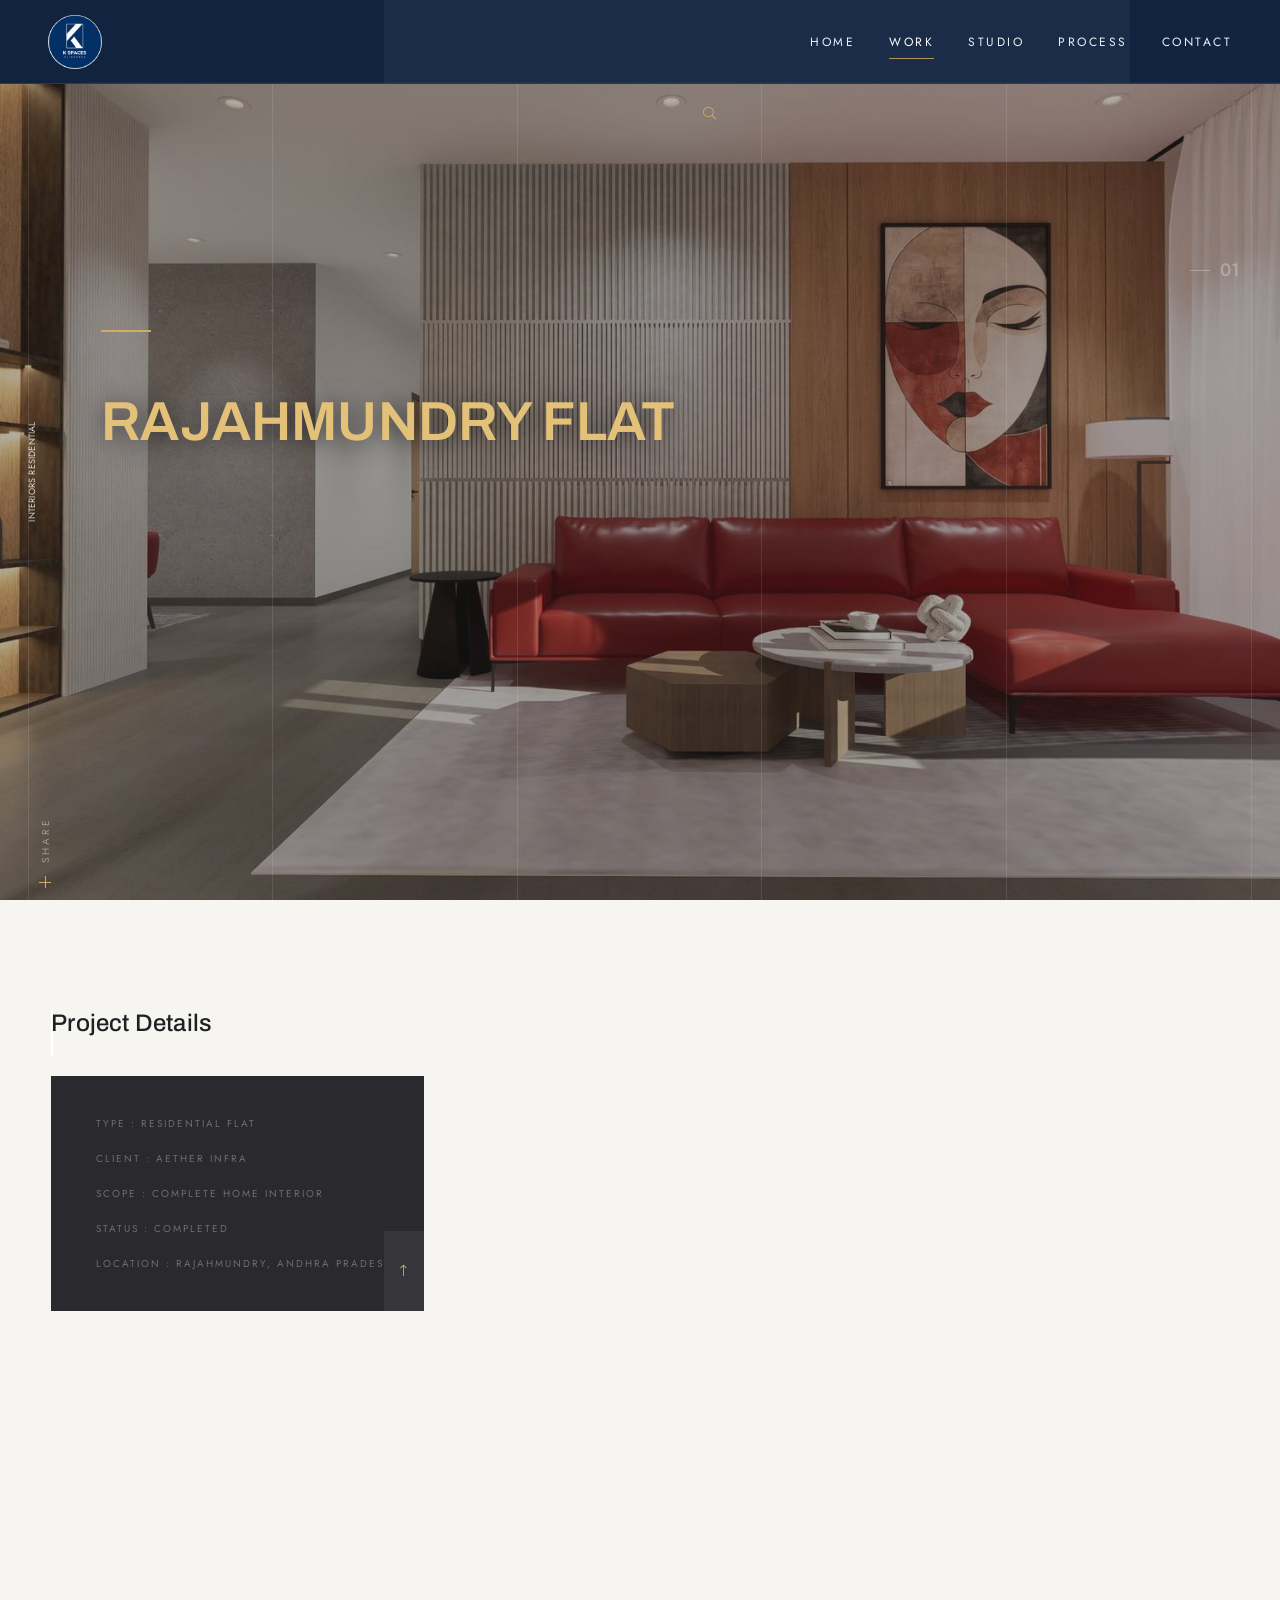
<file: rajahmundry-flat.html>
<!DOCTYPE HTML>
<html lang="en">
    <head>
        <link rel="preconnect" href="https://fonts.googleapis.com">
        <link rel="preconnect" href="https://fonts.gstatic.com" crossorigin>
        <link href="https://fonts.googleapis.com/css2?family=Archivo:wght@400;500;600;700&family=Jost:wght@200;300;400;500;600&display=swap" rel="stylesheet">
        <!--=============== basic  ===============-->
        <meta charset="UTF-8">
        <title>K Spaces | Architecture & Interiors</title>
        <meta name="viewport" content="width=device-width, initial-scale=1.0, minimum-scale=1.0, maximum-scale=1.0, user-scalable=no">
        <meta name="robots" content="index, follow"/>
        <meta name="keywords" content="K Spaces Interiors, KSPACES, interior design, modular kitchens, luxury villa interiors, home interiors, commercial interiors, turnkey solutions, Hyderabad, architecture, residential, commercial, Vastu planning, 3D visualization, false ceiling, home automation"/>
        <meta name="description" content="firm has handled various commercial, institutional, residential, recreational and community projects. The scale of the projects vary from small urban residences to large housing layouts, retail interiors to multiplexes and malls, but design is nothing without details and finesse. It’s the little things that matter. And with those, we bring the experience and dedication to deliver your dream"/>
        <!--=============== css  ===============-->	
        <link type="text/css" rel="stylesheet" href="css/reset.css">
        <link type="text/css" rel="stylesheet" href="css/plugins.css">
        <link type="text/css" rel="stylesheet" href="css/style.css">
        <link type="text/css" rel="stylesheet" href="css/color.css">
        <!--=============== favicons ===============-->
        <link rel="shortcut icon" href="images/favicon.ico?v=2">
								<script async src="https://www.googletagmanager.com/gtag/js?id=UA-140380328-1"></script>
<script>
  window.dataLayer = window.dataLayer || [];
  function gtag(){dataLayer.push(arguments);}
  gtag('js', new Date());
  gtag('config', 'UA-140380328-1');
</script>
    </head>
    <body>
        <!--Loader -->
        <div class="loader2" id="kspaces-loader">
            <div class="ks-loader-center">
                <svg class="ks-bp" viewBox="0 0 240 170" xmlns="http://www.w3.org/2000/svg" aria-label="K Spaces">
                    <path class="ks-ln ks-house" d="M38,92 L120,40 L202,92 M62,92 L62,146 L178,146 L178,92"/>
                    <path class="ks-ln ks-door" d="M104,146 L104,110 L136,110 L136,146"/>
                    <path class="ks-ln ks-win" d="M74,104 L92,104 L92,122 L74,122 Z"/>
                </svg>
                <div class="ks-word">K&nbsp;&nbsp;S P A C E S</div>
            </div>
        </div>
        <style>
        #kspaces-loader{background:#033067;display:flex;align-items:center;justify-content:center;}
        .ks-loader-center{display:flex;flex-direction:column;align-items:center;gap:26px;}
        .ks-bp{width:220px;max-width:64vw;height:auto;overflow:visible;}
        .ks-ln{fill:none;stroke:#e7c882;stroke-width:2.4;stroke-linecap:round;stroke-linejoin:round;will-change:stroke-dashoffset;}
        .ks-house{stroke-dasharray:540;stroke-dashoffset:540;}
        .ks-door{stroke-dasharray:130;stroke-dashoffset:130;}
        .ks-win{stroke-dasharray:80;stroke-dashoffset:80;}
        .ks-word{font-family:'Jost',sans-serif;font-weight:300;letter-spacing:3px;font-size:23px;color:#fff;opacity:0;transform:translateY(6px);will-change:opacity,transform;}
        #kspaces-loader.ks-go .ks-house{animation:ksD1 .7s cubic-bezier(.33,0,.2,1) .05s forwards;}
        #kspaces-loader.ks-go .ks-door{animation:ksD2 .36s cubic-bezier(.33,0,.2,1) .6s forwards;}
        #kspaces-loader.ks-go .ks-win{animation:ksD2 .32s cubic-bezier(.33,0,.2,1) .66s forwards;}
        #kspaces-loader.ks-go .ks-word{animation:ksFW .45s ease .95s forwards;}
        @keyframes ksD1{to{stroke-dashoffset:0;}}
        @keyframes ksD2{to{stroke-dashoffset:0;}}
        @keyframes ksFW{to{opacity:1;transform:translateY(0);}}
        @media(max-width:600px){ .ks-word{font-size:18px;} }
        </style>
        <!-- loader end  -->
        <!-- main start  -->
        <div id="main">
            <!-- header start  -->
            <header class="main-header">
                <a href="index.html" class="header-logo"><img src="images/kspaces-badge.png" alt=""> </a>
                <nav class="ks-topnav">
                    <a href="index.html" class="">Home</a>
                    <a href="portfolio.html" class="ks-active">Work</a>
                    <a href="about.html" class="">Studio</a>
                    <a href="process.html" class="">Process</a>
                    <a href="contacts.html" class="">Contact</a>
                </nav>
                <!-- sidebar-button --> 
                <!-- nav-button-wrap-->
                <div class="nav-button-wrap">
                    <div class="nav-button">
                        <span  class="nos"></span>
                        <span class="ncs"></span>
                        <span class="nbs"></span>
                        <div class="menu-button-text">Menu</div>
                    </div>
                </div>
                <!-- nav-button-wrap end-->
                <!-- sidebar-button end-->  
                <!--  navigation --> 
                <div class="header-contacts">
                    <ul>
                        <li><span> Call </span> <a href="tel:+917680991923">+91 76809 91923</a></li>
                        <li><span> Write </span> <a href="mailto:kspacessupport@gmail.com">kspacessupport@gmail.com</a></li>
                    </ul>
                </div>
                <!-- navigation  end -->            
            </header>
            <!-- header end -->
            <!-- left-panel -->
            <div class="left-panel">
                <div class="horizonral-subtitle"><span><strong></strong></span></div>
                <div class="left-panel_social">
                    <ul >
                        <li><a href="https://www.facebook.com/kspaces/" target="_blank"><i class="fab fa-facebook-f"></i></a></li>
																								<li><a href="https://www.instagram.com/kspaces/" target="_blank"><i class="fab fa-instagram"></i></a></li>
                        <li><a href="https://www.linkedin.com/company/kspaces" target="_blank"><i class="fab fa-linkedin"></i></a></li>
                    </ul>
                </div>
            </div>
            <!-- left-panel end -->
            <!-- share-button -->
            <div class="share-button showshare">
                <span>Share</span>
            </div>
            <!-- share-button end -->
            <!-- wrapper  -->	
            <div id="wrapper">
                <!-- content-holder  -->	
                <div class="content-holder" data-pagetitle="Rajahmundry Flat | Residential Interiors">
                    <!-- nav-holder-->
                    <div class="nav-holder but-hol">
                        <div class="nav-scroll-bar-wrap fl-wrap">
                            <div class="nav-search">
                                <form action="#" class="searh-inner fl-wrap">
                                    <input name="se" id="se" type="text" class="search fl-wrap" placeholder="Search.." value="Search..." />
                                    <button class="search-submit color-bg" id="submit_btn"><i class="fal fa-search"></i> </button>
                                </form>
                            </div>
                            <!-- nav -->
                            <nav class="nav-inner" id="menu">
                                <ul>
                                    <li>
                                        <a href="home.hml">Home</a>
                                        <!--level 2 -->
                                        <!--<ul>
                                            <li><a href="index.html" class="">Half Slider</a></li>
                                            <li><a href="index2.html" class="">Multi Slideshow</a></li>
                                            <li><a href="index8.html" class="">Carousel</a></li>
                                            <li><a href="index3.html" class="">Impulse Image</a></li>
                                            <li><a href="index4.html" class="">Fullscreen  Image</a></li>
                                            <li><a href="index5.html" class="">Fullscreen  Slider</a></li>
                                            <li><a href="index6.html" class="">Fullscreen  Slideshow</a></li>
                                            <li><a href="index7.html" class="">Video</a></li>
                                        </ul>-->
                                        <!--level 2 end -->
                                    </li>
                                     <li>
                                        <a href="about.html">About Us</a>
                                        <!--level 2 -->
                                         <ul>
																																												<li><a href="about.html" class="">Overview</a></li>
                                            <li></li>
                                            <!--<li><a href="about-personal.html" class="">About Personal</a></li>-->
                                        </ul>
                                        <!--level 2 end -->
                                    </li>
                                    <li><a href="portfolio.html" class="act-link">Portfolio</a></li>
                                    <li><a href="process.html" class="">Process</a></li>
                                    <li><a href="contacts.html" class="">Contacts</a></li>
                                    
                                </ul>
                            </nav>
                            <!-- nav end-->
                            <!--lang-links-->
                           <!-- <div class="lang-links fl-wrap">
                                <a href="#" class="act-leng">EN</a>
                            </div>-->
                            <!--lang-links end-->
                        </div>
                        <!--nav-social-->
                        <div class="nav-social">
                            <span class="nav-social_title">Follow us : </span>
                            <ul >
                                <li><a href="https://www.facebook.com/kspaces/" target="_blank"><i class="fab fa-facebook-f"></i></a></li>
                                <li><a href="https://www.instagram.com/kspaces/" target="_blank"><i class="fab fa-instagram"></i></a></li>
                                <li><a href="https://www.linkedin.com/company/kspaces" target="_blank"><i class="fab fa-linkedin"></i></a></li>
                            </ul>
                            </nav>
                            <!-- nav end-->
                            <!--lang-links-->
                            <div class="lang-links fl-wrap">
                                <a href="#" class="act-leng">EN</a>
                            </div>
                            <!--lang-links end-->
                        </div>
                        <!--nav-social-->
                        <div class="nav-social">
                            <span class="nav-social_title">Follow us : </span>
                            <ul >
                                <li><a href="https://www.facebook.com/kspaces/" target="_blank"><i class="fab fa-facebook-f"></i></a></li>
                                <li><a href="https://www.instagram.com/kspaces/" target="_blank"><i class="fab fa-instagram"></i></a></li>
                                <li><a href="https://www.linkedin.com/company/kspaces" target="_blank"><i class="fab fa-linkedin"></i></a></li>
                                <!--<li><a href="#" target="_blank"><i class="fab fa-vk"></i></a></li>-->
                            </ul>
                        </div>
                        <!--nav-social end -->
                    </div>
                    <div class="nav-overlay">
                        <div class="element"></div>
                    </div>
                    <!-- nav-holder end --> 
                    <!--content--> 
                    <div class="content full-height dark-bg">
                        <!-- section-->
                        <!-- media-container  -->
                        <div class="media-container">
                            <div class="fs-slider-wrap full-height fl-wrap">
                                <div class="fs-slider lightgallery">
                                    <div class="swiper-container">
                                        <div class="swiper-wrapper" >
                                            
                                            <div class="swiper-slide hov_zoom">
                                                <div class="fs-slider-item fl-wrap">
                                                    <div class="bg"  data-bg="images/projects/raj/raj-4.jpg"></div>
                                                    <div class="overlay"></div>
                                                    <div class="sec-lines"></div>
                                                    <a href="images/projects/raj/raj-4.jpg" class="box-media-zoom popup-image"><i class="fal fa-search"></i></a>
                                                    <div class="hero-title fl-wrap">
                                                        <div class="container">
                                                            <div class="section-title fl-wrap">
                                                                <div class="pr-bg"></div>
                                                                <h2>RAJAHMUNDRY FLAT</h2>
                                                                <div class="section-title_category"><a href="portfolio.html">Interiors</a> <a href="portfolio.html">Residential</a></div>
                                                            </div>
                                                        </div>
                                                    </div>
                                                </div>
                                            </div>
                                            <div class="swiper-slide hov_zoom">
                                                <div class="fs-slider-item fl-wrap">
                                                    <div class="bg"  data-bg="images/projects/raj/raj-1.jpg"></div>
                                                    <div class="overlay"></div>
                                                    <a href="images/projects/raj/raj-1.jpg" class="box-media-zoom popup-image"><i class="fal fa-search"></i></a>
                                                </div>
                                            </div>
                                            <div class="swiper-slide hov_zoom">
                                                <div class="fs-slider-item fl-wrap">
                                                    <div class="bg"  data-bg="images/projects/raj/raj-2.jpg"></div>
                                                    <div class="overlay"></div>
                                                    <a href="images/projects/raj/raj-2.jpg" class="box-media-zoom popup-image"><i class="fal fa-search"></i></a>
                                                </div>
                                            </div>
                                            <div class="swiper-slide hov_zoom">
                                                <div class="fs-slider-item fl-wrap">
                                                    <div class="bg"  data-bg="images/projects/raj/raj-3.jpg"></div>
                                                    <div class="overlay"></div>
                                                    <a href="images/projects/raj/raj-3.jpg" class="box-media-zoom popup-image"><i class="fal fa-search"></i></a>
                                                </div>
                                            </div>
                                            <div class="swiper-slide hov_zoom">
                                                <div class="fs-slider-item fl-wrap">
                                                    <div class="bg"  data-bg="images/projects/raj/raj-5.jpg"></div>
                                                    <div class="overlay"></div>
                                                    <a href="images/projects/raj/raj-5.jpg" class="box-media-zoom popup-image"><i class="fal fa-search"></i></a>
                                                </div>
                                            </div>
                                            <div class="swiper-slide hov_zoom">
                                                <div class="fs-slider-item fl-wrap">
                                                    <div class="bg"  data-bg="images/projects/raj/raj-6.jpg"></div>
                                                    <div class="overlay"></div>
                                                    <a href="images/projects/raj/raj-6.jpg" class="box-media-zoom popup-image"><i class="fal fa-search"></i></a>
                                                </div>
                                            </div>
                                            <div class="swiper-slide hov_zoom">
                                                <div class="fs-slider-item fl-wrap">
                                                    <div class="bg"  data-bg="images/projects/raj/raj-7.jpg"></div>
                                                    <div class="overlay"></div>
                                                    <a href="images/projects/raj/raj-7.jpg" class="box-media-zoom popup-image"><i class="fal fa-search"></i></a>
                                                </div>
                                            </div>
                                            <div class="swiper-slide hov_zoom">
                                                <div class="fs-slider-item fl-wrap">
                                                    <div class="bg"  data-bg="images/projects/raj/raj-8.jpg"></div>
                                                    <div class="overlay"></div>
                                                    <a href="images/projects/raj/raj-8.jpg" class="box-media-zoom popup-image"><i class="fal fa-search"></i></a>
                                                </div>
                                            </div>
                                            <div class="swiper-slide hov_zoom">
                                                <div class="fs-slider-item fl-wrap">
                                                    <div class="bg"  data-bg="images/projects/raj/raj-9.jpg"></div>
                                                    <div class="overlay"></div>
                                                    <a href="images/projects/raj/raj-9.jpg" class="box-media-zoom popup-image"><i class="fal fa-search"></i></a>
                                                </div>
                                            </div>
                                            <div class="swiper-slide hov_zoom">
                                                <div class="fs-slider-item fl-wrap">
                                                    <div class="bg"  data-bg="images/projects/raj/raj-10.jpg"></div>
                                                    <div class="overlay"></div>
                                                    <a href="images/projects/raj/raj-10.jpg" class="box-media-zoom popup-image"><i class="fal fa-search"></i></a>
                                                </div>
                                            </div>
                                            <div class="swiper-slide hov_zoom">
                                                <div class="fs-slider-item fl-wrap">
                                                    <div class="bg"  data-bg="images/projects/raj/raj-11.jpg"></div>
                                                    <div class="overlay"></div>
                                                    <a href="images/projects/raj/raj-11.jpg" class="box-media-zoom popup-image"><i class="fal fa-search"></i></a>
                                                </div>
                                            </div>
                                            <div class="swiper-slide hov_zoom">
                                                <div class="fs-slider-item fl-wrap">
                                                    <div class="bg"  data-bg="images/projects/raj/raj-12.jpg"></div>
                                                    <div class="overlay"></div>
                                                    <a href="images/projects/raj/raj-12.jpg" class="box-media-zoom popup-image"><i class="fal fa-search"></i></a>
                                                </div>
                                            </div>
                                            <div class="swiper-slide hov_zoom">
                                                <div class="fs-slider-item fl-wrap">
                                                    <div class="bg"  data-bg="images/projects/raj/raj-13.jpg"></div>
                                                    <div class="overlay"></div>
                                                    <a href="images/projects/raj/raj-13.jpg" class="box-media-zoom popup-image"><i class="fal fa-search"></i></a>
                                                </div>
                                            </div>
                                            <div class="swiper-slide hov_zoom">
                                                <div class="fs-slider-item fl-wrap">
                                                    <div class="bg"  data-bg="images/projects/raj/raj-14.jpg"></div>
                                                    <div class="overlay"></div>
                                                    <a href="images/projects/raj/raj-14.jpg" class="box-media-zoom popup-image"><i class="fal fa-search"></i></a>
                                                </div>
                                            </div>
                                            <div class="swiper-slide hov_zoom">
                                                <div class="fs-slider-item fl-wrap">
                                                    <div class="bg"  data-bg="images/projects/raj/raj-15.jpg"></div>
                                                    <div class="overlay"></div>
                                                    <a href="images/projects/raj/raj-15.jpg" class="box-media-zoom popup-image"><i class="fal fa-search"></i></a>
                                                </div>
                                            </div>
                                                    
                                        </div>
                                    </div>
                                </div>
                            </div>
                            <div class="hero-slider_control-wrap bot-element">
                                <div class="hero-slider_control hero-slider-button-next"><span>Next<i class="fal fa-angle-right"></i></span> </div>
                                <div class="hero-slider_control hero-slider-button-prev"><span><i class="fal fa-angle-left"></i>Prev </span></div>
                            </div>
                            <div class="hero-slider-wrap_pagination hlaf-slider-pag"></div>
                        </div>
                        <!-- media-container   end -->
                        <a href="portfolio.html" class="custom-scroll-link start-btn color-bg hero-start bot-element"> Other Projects <i class="fal fa-long-arrow-right"></i></a>
                    </div>
                    <!--content  end--> 
                    <!--content--> 
                    <div class="content">
                        <!-- section-->
                        <section class="no-padding-bottom" id="sec1">
                            <!-- container-->  
                            <div class="container">
                                <!-- det-wrap-->  
                                <div class="fl-wrap det-wrap">
                                    <div class="row">
                                        <div class="col-md-4">
                                            <div class="fixed-column fl-wrap">
                                                <div class="pr-bg pr-bg-white"></div>
                                                <div class="pr-title">
                                                    Project Details

                                                    <!--<span>Internet tend to repeat predefined chunks If you are going to use a passage of Lorem Ipsum.</span>-->
                                                </div>
                                                <ul class="pr-list dark-bg">
                                                    <li>Type : Residential Flat</li>
                                                    <li>Client : Aether Infra</li>
                                                    <li>Scope : Complete Home Interior</li>
                                                    <li>Status : Completed</li>
                                                    <li>Location : Rajahmundry, Andhra Pradesh</li>
                                                </ul>
                                                <div class="fixed-column-top"><i class="fal fa-long-arrow-up"></i></div>
                                            </div>
                                        </div>
                                        <div class="col-md-8 first-tile_load">
                                            <!-- tabs-container-->  
                                            <div id="tabs-container">
                                                <div class="tabs-counter">
                                                    <span>0</span>
                                                    <div class="tc_item">1</div>
                                                </div>
                                                <ul class="tabs-menu fl-wrap">
                                                    <li class="selectedLava"><a href="#tab-1" data-tabnum="1"><span>01.</span>Details</a></li>
                                                   <!-- <li><a href="#tab-2" data-tabnum="2"><span>02.</span>Video Presentation</a></li>
                                                    <li><a href="#tab-3" data-tabnum="3"><span>03.</span>Plans</a></li>-->
                                                </ul>
                                                <!-- tab-content--> 
                                                <div id="tab-1" class="tab-content">
                                                    <h3 class="pr-subtitle">Project Info — Rajahmundry Flat</h3>
                                                    <p>A warm, contemporary family residence that pairs clean modern lines with rooted, culturally grounded details — most strikingly a backlit stone Krishna niche framed in a fluted-glass and wood partition at the entry foyer.</p>
                                                    <p>The living room makes a confident statement with a sculptural red leather sofa set against wood panelling and expressive feature art, opening into a soft-grey modular kitchen with warm wood uppers and a generous island. Bedrooms range from a classic four-poster with a coral headboard and cane wardrobes to serene, art-led spaces with bespoke murals, a crane-screen headboard and a fully glazed walk-in wardrobe.</p>
                                                    <p>Vastu-aligned planning, layered lighting and premium finishes carry through every room — a turnkey home that feels both elegant and effortlessly liveable.</p>


                                                    <!--<h3 class="pr-subtitle mar-top"> The Brief</h3>-->
                                                    <!-- accordion-->                            
                                                   <!-- <div class="accordion mar-top">
                                                        <a class="toggle act-accordion" href="#"> Details option   <span></span></a>
                                                        <div class="accordion-inner visible">
                                                            <p>Lorem ipsum dolor sit amet, consectetur adipiscing elit. Maecenas in pulvinar neque. Nulla finibus lobortis pulvinar. Donec a consectetur nulla. Nulla posuere sapien vitae lectus suscipit, et pulvinar nisi tincidunt. Aliquam erat volutpat. Curabitur convallis fringilla diam sed aliquam. Sed tempor iaculis massa faucibus feugiat. In fermentum facilisis massa, a consequat purus viverra.</p>
                                                        </div>
                                                        <a class="toggle" href="#"> Details option 2  <span></span></a>
                                                        <div class="accordion-inner">
                                                            <p>Lorem ipsum dolor sit amet, consectetur adipiscing elit. Maecenas in pulvinar neque. Nulla finibus lobortis pulvinar. Donec a consectetur nulla. Nulla posuere sapien vitae lectus suscipit, et pulvinar nisi tincidunt. Aliquam erat volutpat. Curabitur convallis fringilla diam sed aliquam. Sed tempor iaculis massa faucibus feugiat. In fermentum facilisis massa, a consequat purus viverra.</p>
                                                        </div>
                                                        <a class="toggle" href="#"> Details option 3  <span></span></a>
                                                        <div class="accordion-inner">
                                                            <p>Lorem ipsum dolor sit amet, consectetur adipiscing elit. Maecenas in pulvinar neque. Nulla finibus lobortis pulvinar. Donec a consectetur nulla. Nulla posuere sapien vitae lectus suscipit, et pulvinar nisi tincidunt. Aliquam erat volutpat. Curabitur convallis fringilla diam sed aliquam. Sed tempor iaculis massa faucibus feugiat. In fermentum facilisis massa, a consequat purus viverra.</p>
                                                        </div>
                                                    </div>-->
                                                    <!-- accordion end -->  
                                                    <!--<p class="mar-top">Lorem ipsum dolor sit amet, consectetur adipiscing elit. Maecenas in pulvinar neque. Nulla finibus lobortis pulvinar. Donec a consectetur nulla. Nulla posuere sapien vitae lectus suscipit, et pulvinar nisi tincidunt. Aliquam erat volutpat.</p>-->
                                                </div>
                                                <!-- tab-content end--> 
                                                <!-- tab-content--> 
                                                <!--<div id="tab-2" class="tab-content">
                                                    <h3 class="pr-subtitle"> Project Presentation.</h3>
                                                    <p>  An eros argumentum vel, elit diceret duo eu, quo et aliquid ornatus delicatissimi. Cu nam tale ferri utroque, eu habemus albucius mel, cu vidit possit ornatus eum. Eu ius postulant salutatus definitionem, explicari. Graeci viderer qui ut, at habeo facer solet usu. Pri choro pertinax indoctum ne, ad partiendo persecuti forensibus est.</p>
                                                    <div class="video-box fl-wrap">
                                                        <img src="images/all/1.jpg" class="respimg" alt="">
                                                        <a class="video-box-btn image-popup" href="https://vimeo.com/34741214"><i class="fas fa-play"></i></a>
                                                    </div>
                                                </div>-->
                                                <!-- tab-content end-->                                                      
                                                <!-- tab-content--> 
                                                <div id="tab-3" class="tab-content">
                                                    <h3 class="pr-subtitle">Plan and sketches of the project.</h3>
                                                    <div class="palns-gal fl-wrap lightgallery">
                                                        <!-- plans-gal_item--> 
                                                        <div class="plans-gal_item hov_zoom">
                                                            <img src="images/plans/1.jpg" alt="" class="respimg">
                                                            <a href="images/plans/1.jpg" class="box-media-zoom   popup-image"><i class="fal fa-search"></i></a>
                                                        </div>
                                                        <!-- plans-gal_item end-->
                                                        <!-- plans-gal_item--> 
                                                        <div class="plans-gal_item hov_zoom">
                                                            <img src="images/plans/1.jpg" alt="" class="respimg">
                                                            <a href="images/plans/1.jpg" class="box-media-zoom   popup-image"><i class="fal fa-search"></i></a>
                                                        </div>
                                                        <!-- plans-gal_item end-->
                                                        <!-- plans-gal_item--> 
                                                        <div class="plans-gal_item hov_zoom">
                                                            <img src="images/plans/1.jpg" alt="" class="respimg">
                                                            <a href="images/plans/1.jpg" class="box-media-zoom   popup-image"><i class="fal fa-search"></i></a>
                                                        </div>
                                                        <!-- plans-gal_item end-->                                                                                                           
                                                    </div>
                                                </div>
                                                <!-- tab-content end-->                                                     
                                            </div>
                                            <!-- tabs-container end-->  
                                            <div class="clearfix"></div>
                                            <span class="dec-border fl-wrap"></span>
                                            <a href="portfolio.html" class="pr-view" target="_blank">
                                            Our Other Project <i class="fal fa-long-arrow-right"></i>         
                                            </a>
                                        </div>
                                    </div>
                                </div>
                                <!-- det-wrap end-->  
                            </div>
                            <!-- container end -->
                            <div class="clearfix"></div>
                            <div class="limit-box fl-wrap"></div>
                            <!--content-nav_holder-->	
                            <div class="content-nav_holder fl-wrap first-tile_load">
                                <div class="container">
                                    <div class="content-nav">
                                        <ul>
                                            <li>
                                                <a href="knack-studios.html" class="ln"><i class="fal fa-long-arrow-left"></i><span>Prev - Knack Studios</span></a>
                                                <!--<div class="content-nav_mediatooltip cnmd_leftside"><img  src="images/folio/1.jpg"   alt=""></div>-->
                                            </li>
                                            <li>
                                                <a href="portfolio.html" class="list-folio_nav">
                                                <span></span>
                                                </a>
                                            </li>
                                            <li>
                                                <a href="kspaces-interiors.html" class="rn"><span >Next - KSPACES Interiors</span> <i class="fal fa-long-arrow-right"></i></a>
                                                <!--<div class="content-nav_mediatooltip cnmd_rightside"><img  src="images/folio/1.jpg"   alt=""></div>-->
                                            </li>
                                        </ul>
                                    </div>
                                </div>
                            </div>
                            <!-- content-nav_holder end-->
                        </section>
                        <!-- section end-->
                    </div>
                    <!-- content end --> 
                    <!-- footer -->
                    <div class="height-emulator fl-wrap"></div>
                    <footer class="main-footer fixed-footer">
                        <div class="pr-bg"></div>
                        <div class="container">
                            <div class="fl-wrap footer-inner">
                                <div class="row">
                                    <div class="col-md-4">
                                        <div class="footer-logo">
                                            <img src="images/kspaces-logo.jpg" style="height:55px;width:auto;border-radius:50%;" alt="">
                                        </div>
                                        <div class="footer_text  footer-box fl-wrap">
                                            <p>K Spaces Interiors blends real estate expertise with inspired interior design — creating spaces that are beautiful, purposeful, and built to last. Premium flats, luxury villas &amp; commercial environments, delivered turnkey.</p>
                                        </div>
                                    </div>
                                    <div class="col-md-4">
                                        <div class="footer-header fl-wrap"><span>01.</span> Contacts</div>
                                        <!-- footer-contacts-->
                                        <div class="footer-contacts footer-box fl-wrap">
                                            <ul>
                                                <li><span>Call:</span><a href="tel:+917680991923">+91 76809 91923</a></li>
                                                <li><span>Write  :</span><a href="#">kspacessupport@gmail.com</a></li>
                                                <li><span>Find us : </span><a href="#">Madhapur, Hyderabad-81, India</a></li>
                                            </ul>
                                        </div>
                                        <!-- footer contacts end -->
                                        <a href="contacts.html" class="fc_button">Get In Touch <i class="fal fa-envelope"></i></a>
                                    </div>
                                    <div class="col-md-4">
                                        <div class="footer-header fl-wrap"><span>02.</span> Subscribe</div>
                                        <div class="footer-box fl-wrap">
                                            <!--<p>Want to be notified when we launch a new template or an udpate. Just sign up and we'll send you a notification by email.</p>-->
                                            <div class="subcribe-form fl-wrap">
                                                <form id="subscribe" class="fl-wrap">
                                                    <input class="enteremail" name="email" id="subscribe-email" placeholder="Your Email" spellcheck="false" type="text">
                                                    <button type="submit" id="subscribe-button" class="subscribe-button">  Send  <i class="fal fa-long-arrow-right"></i></button>
                                                    <label for="subscribe-email" class="subscribe-message"></label>
                                                </form>
                                            </div>
                                        </div>
                                    </div>
                                </div>
                            </div>
                            <div class="subfooter fl-wrap">
                                <!-- policy-box-->
                                <div class="policy-box">
                                    <span>&#169; K Spaces Interiors / All rights reserved. </span>
                                </div>
                                <!-- policy-box end-->
                            </div>
                        </div>
                        <div class="footer-canvas">
                            <div class="dots gallery__dots" data-dots=""></div>
                        </div>
                    </footer>
                    <!-- footer  end -->
                    <!-- share-wrapper-->  
                    <div class="share-wrapper">
                        <div class="close-share-btn"><i class="fal fa-long-arrow-left"></i> Close</div>
                        <div class="share-container fl-wrap  isShare"></div>
                    </div>
                    <!-- share-wrapper  end --> 
                </div>
                <!-- content-holder end -->	
            </div>
            <!-- wrapper end -->
        </div>
        <!-- Main end -->
        <!--=============== scripts  ===============-->
        <script type="text/javascript" src="js/jquery.min.js"></script>
        <script type="text/javascript" src="js/plugins.js"></script>
        <script type="text/javascript" src="js/core.js"></script>
        <script type="text/javascript" src="js/scripts.js"></script>
    </body>
</html>
</file>
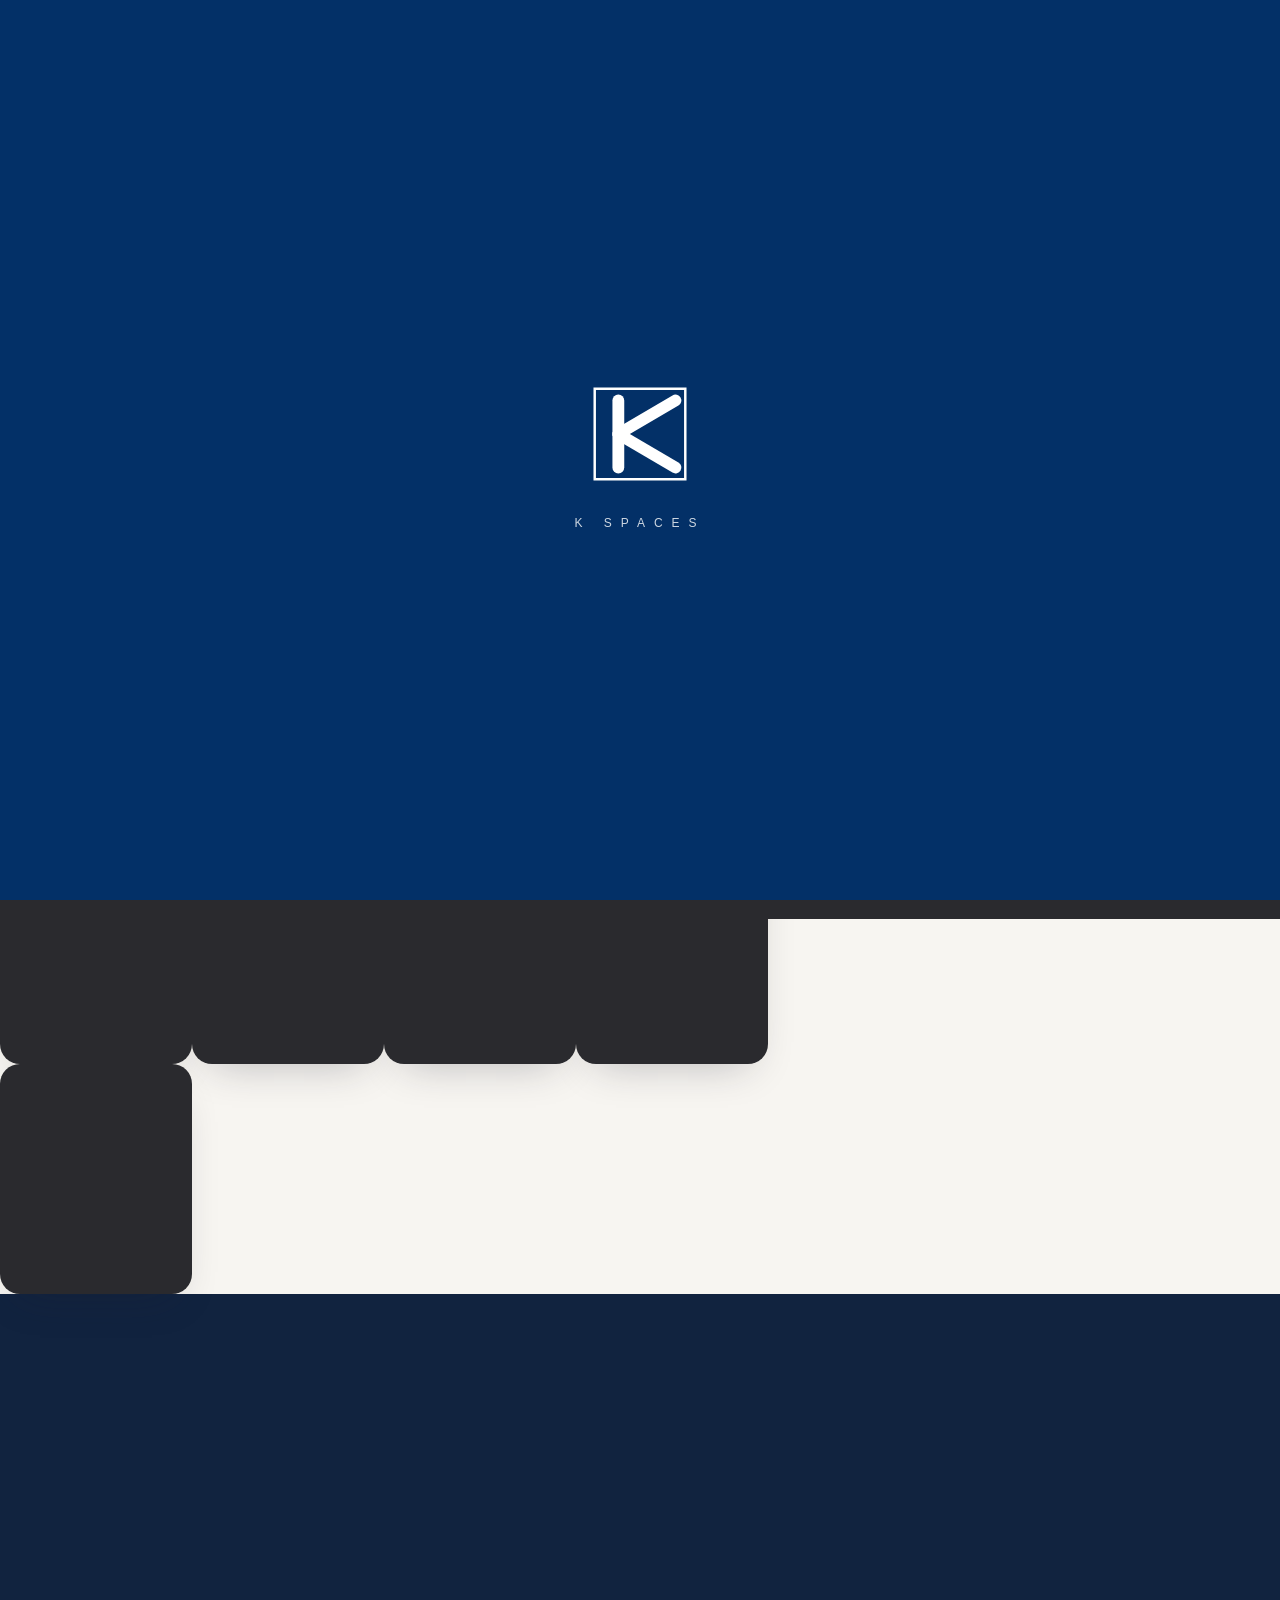
<file: team.html>
<!DOCTYPE HTML>
<html lang="en">

<head>
    <link rel="preconnect" href="https://fonts.googleapis.com">
    <link rel="preconnect" href="https://fonts.gstatic.com" crossorigin>
    <link href="https://fonts.googleapis.com/css2?family=Fraunces:ital,opsz,wght@0,9..144,300;0,9..144,400;0,9..144,500;1,9..144,400&family=Jost:wght@200;300;400;500;600&display=swap" rel="stylesheet">
    <!--=============== basic  ===============-->
    <meta charset="UTF-8">
    <title>K Spaces | Architecture & Interiors</title>
    <meta name="viewport"
        content="width=device-width, initial-scale=1.0, minimum-scale=1.0, maximum-scale=1.0, user-scalable=no">
    <meta name="robots" content="index, follow" />
    <meta name="keywords"
        content="K Spaces Interiors, KSPACES, interior design, modular kitchens, luxury villa interiors, home interiors, commercial interiors, turnkey solutions, Hyderabad, PropGo, architecture, residential, commercial, Vastu planning, 3D visualization, false ceiling, home automation" />
    <meta name="description"
        content="firm has handled various commercial, institutional, residential, recreational and community projects. The scale of the projects vary from small urban residences to large housing layouts, retail interiors to multiplexes and malls, but design is nothing without details and finesse. It’s the little things that matter. And with those, we bring the experience and dedication to deliver your dream" />
    <!--=============== css  ===============-->
    <link type="text/css" rel="stylesheet" href="css/reset.css">
    <link type="text/css" rel="stylesheet" href="css/plugins.css">
    <link type="text/css" rel="stylesheet" href="css/style.css">
    <link type="text/css" rel="stylesheet" href="css/color.css">
    <!--=============== favicons ===============-->
    <link rel="shortcut icon" href="images/favicon.ico?v=2">
    <script async src="https://www.googletagmanager.com/gtag/js?id=UA-140380328-1"></script>
    <script>
        window.dataLayer = window.dataLayer || [];
        function gtag() { dataLayer.push(arguments); }
        gtag('js', new Date());
        gtag('config', 'UA-140380328-1');
    </script>
</head>

<body>
        <!--Loader -->
        <div class="loader2" id="kspaces-loader">
            <div class="ks-loader-center">
                <svg class="ks-k-svg" xmlns="http://www.w3.org/2000/svg" viewBox="0 0 130 130">
                    <rect class="ks-box" x="19" y="19" width="92" height="92"
                          fill="none" stroke="#ffffff" stroke-width="2.5"
                          stroke-dasharray="368" stroke-dashoffset="368"/>
                    <line class="ks-v" x1="43" y1="31" x2="43" y2="99"
                          stroke="#ffffff" stroke-width="12" stroke-linecap="round"
                          stroke-dasharray="68" stroke-dashoffset="68"/>
                    <line class="ks-a1" x1="43" y1="65" x2="101" y2="31"
                          stroke="#ffffff" stroke-width="12" stroke-linecap="round"
                          stroke-dasharray="68" stroke-dashoffset="68"/>
                    <line class="ks-a2" x1="43" y1="65" x2="101" y2="99"
                          stroke="#ffffff" stroke-width="12" stroke-linecap="round"
                          stroke-dasharray="68" stroke-dashoffset="68"/>
                </svg>
                <div class="ks-label-text">K&nbsp;SPACES</div>
            </div>
        </div>
        <style>
        #kspaces-loader{background:#033067;display:flex;align-items:center;justify-content:center;}
        .ks-loader-center{text-align:center;}
        .ks-k-svg{width:128px;height:128px;display:block;margin:0 auto 18px;overflow:visible;}
        .ks-box{animation:ksDraw .5s ease forwards;}
        .ks-v {animation:ksDraw .4s ease .3s forwards;}
        .ks-a1{animation:ksDraw .4s ease .65s forwards;}
        .ks-a2{animation:ksDraw .4s ease .85s forwards;}
        @keyframes ksDraw{to{stroke-dashoffset:0;}}
        .ks-label-text{
            color:rgba(255,255,255,.9);font-size:12px;letter-spacing:9px;
            font-family:'Raleway',Arial,sans-serif;text-transform:uppercase;
            opacity:0;animation:ksFade .5s ease 1.15s forwards;
        }
        @keyframes ksFade{from{opacity:0;letter-spacing:14px;}to{opacity:.9;letter-spacing:9px;}}
        </style>
        <!-- loader end  -->
    <!-- main start  -->
    <div id="main">
        <!-- header start  -->
        <header class="main-header">
            <a href="index.html" class="header-logo ajax"><img src="images/kspaces-badge.png" alt=""> </a>
            <!-- sidebar-button -->
            <!-- nav-button-wrap-->
            <div class="nav-button-wrap">
                <div class="nav-button">
                    <span class="nos"></span>
                    <span class="ncs"></span>
                    <span class="nbs"></span>
                    <div class="menu-button-text">Menu</div>
                </div>
            </div>
            <!-- nav-button-wrap end-->
            <!-- sidebar-button end-->
            <!--  navigation -->
            <div class="header-contacts">
                <ul>
                    <li><span> Call </span> <a href="tel:+917680991923">+91 76809 91923</a></li>
                    <li><span> Write </span> <a href="mailto:kspacessupport@gmail.com">kspacessupport@gmail.com</a></li>
                </ul>
            </div>
            <!-- navigation  end -->
        </header>
        <!-- header end -->
        <!-- left-panel -->
        <div class="left-panel">
            <div class="horizonral-subtitle"><span><strong></strong></span></div>
            <div class="left-panel_social">
                <ul>
                    <li><a href="https://www.facebook.com/kspaces/" target="_blank"><i
                                class="fab fa-facebook-f"></i></a></li>
                    <li><a href="https://www.instagram.com/kspaces/" target="_blank"><i
                                class="fab fa-instagram"></i></a></li>
                    <li><a href="https://www.linkedin.com/company/kspaces" target="_blank"><i
                                class="fab fa-linkedin"></i></a></li>

                </ul>
            </div>
        </div>
        <!-- left-panel end -->
        <!-- share-button -->
        <!-- <div class="share-button showshare">
                <span>Share</span>
            </div>-->
        <!-- share-button end -->
        <!-- wrapper  -->
        <div id="wrapper">
            <!-- content-holder  -->
            <div class="content-holder" data-pagetitle=" Our Team ">
                <!-- nav-holder-->
                <div class="nav-holder but-hol">
                    <div class="nav-scroll-bar-wrap fl-wrap">
                        <div class="nav-search">
                            <form action="#" class="searh-inner fl-wrap">
                                <input name="se" id="se" type="text" class="search fl-wrap" placeholder="Search.."
                                    value="Search..." />
                                <button class="search-submit color-bg" id="submit_btn"><i class="fal fa-search"></i>
                                </button>
                            </form>
                        </div>
                        <!-- nav -->
                        <nav class="nav-inner" id="menu">
                            <ul>
                                <li>
                                    <a href="index.html" class="act-link">Home</a>
                                    <!--level 2 -->
                                    <!--<ul>
                                            <li><a href="index.html" class="ajax act-link">Half Slider</a></li>
                                            <li><a href="index2.html" class="ajax">Multi Slideshow</a></li>
																																												<li><a href="index8.html" class="ajax">Carousel</a></li>
                                            <li><a href="index3.html" class="ajax">Impulse Image</a></li>
                                            <li><a href="index4.html" class="ajax">Fullscreen  Image</a></li>
                                            <li><a href="index5.html" class="ajax">Fullscreen  Slider</a></li>
                                            <li><a href="index6.html" class="ajax">Fullscreen  Slideshow</a></li>
                                            <li><a href="index7.html" class="ajax">Video</a></li>
                                        </ul>
                                        <!--level 2 end -->
                                </li>
                                <li>
                                    <a href="about.html">About Us</a>
                                    <!--level 2 -->
                                    <ul>
                                        <li><a href="about.html" class="ajax">Overview</a></li>
                                        <li><a href="team.html" class="ajax" class="act-link">Team</a></li>
                                        <!--<li><a href="about-personal.html" class="ajax">About Personal</a></li>-->
                                    </ul>
                                    <!--level 2 end -->
                                </li>
                                <li><a href="portfolio.html">Portfolio</a></li>
                                <li><a href="process.html" class="ajax">Process</a></li>
                                <li><a href="contacts.html" class="ajax">Contacts</a></li>

                            </ul>
                        </nav>
                        <!-- nav end-->
                        <!--lang-links-->
                        <!-- <div class="lang-links fl-wrap">
                                <a href="#" class="act-leng">EN</a>
                            </div>-->
                        <!--lang-links end-->
                    </div>
                    <!--nav-social-->
                    <div class="nav-social">
                        <span class="nav-social_title">Follow us : </span>
                        <ul>
                            <li><a href="https://www.facebook.com/kspaces/" target="_blank"><i
                                        class="fab fa-facebook-f"></i></a></li>
                            <li><a href="https://www.instagram.com/kspaces/" target="_blank"><i
                                        class="fab fa-instagram"></i></a></li>
                            <li><a href="https://www.linkedin.com/company/kspaces" target="_blank"><i
                                        class="fab fa-linkedin"></i></a></li>
                        </ul>
                    </div>
                    <!--nav-social end -->
                </div>
                <div class="nav-overlay">
                    <div class="element"></div>
                </div>
                <!-- nav-holder end -->
                <!--content-->
                <div class="content">
                    <!--fixed-column-wrap-->
                    <div class="fixed-column-wrap">
                        <div class="pr-bg"></div>
                        <!--fixed-column-wrap-content-->
                        <div class="fixed-column-wrap-content">
                            <div class="scroll-nav-wrap color-bg">
                                <div class="carnival">Scroll down</div>
                                <div class="snw-dec">
                                    <div class="mousey">
                                        <div class="scroller"></div>
                                    </div>
                                </div>
                            </div>
                            <div class="bg" data-bg="images/bg/cmr-one-3.jpg"></div>
                            <div class="overlay"></div>
                            <div class="progress-bar-wrap bot-element">
                                <div class="progress-bar"></div>
                            </div>
                            <!--fixed-column-wrap_title-->
                            <div class="fixed-column-wrap_title first-tile_load">
                                <h2>Our Team</h2>
                                <!--<p>Lorem ipsum dolor sit amet, consectetur adipiscing elit. Maecenas in pulvinar neque. Nulla finibus lobortis pulvinar.</p>-->
                            </div>
                            <!--fixed-column-wrap_title end-->
                            <div class="fixed-column-dec"></div>
                        </div>
                        <!--fixed-column-wrap-content end-->
                    </div>
                    <!--fixed-column-wrap end-->
                    <!--column-wrap-->
                    <div class="column-wrap dark-bg">
                        <!--filter-panel -->

                        <div class="fixed-filter-panel top_fix-filter top-element in-filter_mobpanel">

                            <div class="pr-bg"></div>
                        </div>
                        <!--filter-panel end-->
                        <!-- portfolio start -->
                        <div class="gallery-items min-pad   four-column fl-wrap">
                            <div class="gallery-item art apartments">
                                <div class="grid-item-holder">
                                    <img src="images/team/1.jpg" alt="">
                                    <div class="grid-det">
                                    </div>
                                </div>
                                <div class="pr-bg"></div>
                                <p style="color: #d2ac67 ; padding-left:10px;line-height:18px;">RAJESH
                                    BHAIRAGOWNI<br>Founder, Principal Architect</p>
                            </div>
                            <div class="gallery-item art apartments">
                                <div class="grid-item-holder">
                                    <img src="images/team/3.jpg" alt="">
                                    <div class="grid-det"></div>
                                </div>
                                <div class="pr-bg"></div>
                                <p style="color: #d2ac67 ; padding-left:10px;line-height:18px; align:center ">ADITYA
                                    GURAJAPU <br>Sr.Project Architect</p>
                            </div>
                            <div class="gallery-item art apartments">
                                <div class="grid-item-holder">
                                    <img src="images/team/4.jpg" alt="">
                                    <div class="grid-det">
                                    </div>
                                </div>
                                <div class="pr-bg"></div>
                                <p style="color: #d2ac67 ; padding-left:10px;line-height:18px; align:center ">SUHASINI
                                    MUTYALA<br>Sr.Project Architect</p>
                            </div>
                            <div class="gallery-item art apartments">
                                <div class="grid-item-holder">
                                    <img src="images/team/5.jpg" alt="">
                                    <div class="grid-det">
                                    </div>
                                </div>
                                <div class="pr-bg"></div>
                                <p style="color: #d2ac67 ; padding-left:10px;line-height:18px; align:center ">RAHUL
                                    YENDRAPU<br>Project Architect</p>
                            </div>
                            <div class="gallery-item art apartments">
                                <div class="grid-item-holder">
                                    <img src="images/team/6.jpg" alt="">
                                    <div class="grid-det">

                                    </div>
                                </div>
                                <div class="pr-bg"></div>
                                <p style="color: #d2ac67 ; padding-left:10px;line-height:18px; align:center ">K HARSHA
                                    REDDY<br> Architect/Interior Designer</p>
                            </div>
                            <div class="gallery-item art apartments">
                                <div class="grid-item-holder">
                                    <img src="images/team/7.jpg" alt="">
                                    <div class="grid-det"></div>
                                </div>
                                <div class="pr-bg"></div>
                                <p style="color: #d2ac67 ; padding-left:10px;line-height:18px; align:center ">VISHAL
                                    KUMAR RAPOLU <br>Project Manager</p>
                            </div>
                            <div class="gallery-item art apartments">
                                <div class="grid-item-holder">
                                    <img src="images/team/8.jpg" alt="">
                                    <div class="grid-det">
                                    </div>
                                </div>
                                <div class="pr-bg"></div>
                                <p style="color: #d2ac67 ; padding-left:10px;line-height:18px; align:center ">SAI
                                    SHASHIDHAR<br>Jr. Architect</p>
                            </div>
                            <div class="gallery-item art apartments">
                                <div class="grid-item-holder">
                                    <img src="images/team/9.jpg" alt="">
                                    <div class="grid-det">

                                    </div>
                                </div>
                                <div class="pr-bg"></div>
                                <p style="color: #d2ac67 ; padding-left:10px;line-height:18px; align:center ">VARA
                                    SATYANARAYANA <br>Jr. Architect</p>
                            </div>
                            <div class="gallery-item art apartments">
                                <div class="grid-item-holder">
                                    <img src="images/team/10.jpg" alt="">
                                    <div class="grid-det">

                                    </div>
                                </div>
                                <div class="pr-bg"></div>
                                <p style="color: #d2ac67 ; padding-left:10px;line-height:18px; align:center ">PRUDHVI
                                    RAJ <br>Jr. Architect</p>
                            </div>
                            <div class="gallery-item art apartments">
                                <div class="grid-item-holder">
                                    <img src="images/team/11.jpg" alt="">
                                    <div class="grid-det">

                                    </div>
                                </div>
                                <div class="pr-bg"></div>
                                <p style="color: #d2ac67 ; padding-left:10px;line-height:18px; align:center ">PRAHASITHA
                                    KUNDA <br>Jr. Architect</p>
                            </div>
                            <div class="gallery-item art apartments">
                                <div class="grid-item-holder">
                                    <img src="images/team/12.jpg" alt="">
                                    <div class="grid-det">

                                    </div>
                                </div>
                                <div class="pr-bg"></div>
                                <p style="color: #d2ac67 ; padding-left:10px;line-height:18px; align:center ">TANMAYEE
                                    REDDY <br>Jr. Architect</p>
                            </div>
                            <div class="gallery-item art apartments">
                                <div class="grid-item-holder">
                                    <img src="images/team/13.jpg" alt="">
                                    <div class="grid-det">

                                    </div>
                                </div>
                                <div class="pr-bg"></div>
                                <p style="color: #d2ac67 ; padding-left:10px;line-height:18px; align:center ">HUSNA
                                    FATIMA <br>Jr. Architect</p>
                            </div>
                            <div class="gallery-item art apartments">
                                <div class="grid-item-holder">
                                    <img src="images/team/14.jpg" alt="">
                                    <div class="grid-det">

                                    </div>
                                </div>
                                <div class="pr-bg"></div>
                                <p style="color: #d2ac67 ; padding-left:10px;line-height:18px; align:center ">VAISHNAVI
                                    MOTHAY <br>Jr. Architect</p>
                            </div>
                            <div class="gallery-item art apartments">
                                <div class="grid-item-holder">
                                    <img src="images/team/15.jpg" alt="">
                                    <div class="grid-det">

                                    </div>
                                </div>
                                <div class="pr-bg"></div>
                                <p style="color: #d2ac67 ; padding-left:10px;line-height:18px; align:center ">ROHIT ADEPU <br>Jr. Architect</p>
                            </div>
                            <div class="gallery-item art apartments">
                                <div class="grid-item-holder">
                                    <img src="images/team/16.jpg" alt="">
                                    <div class="grid-det">

                                    </div>
                                </div>
                                <div class="pr-bg"></div>
                                <p style="color: #d2ac67 ; padding-left:10px;line-height:18px; align:center ">BIDISHA MAHANTY <br>Jr. Architect</p>
                            </div>
                            <div class="gallery-item art apartments">
                                <div class="grid-item-holder">
                                    <img src="images/team/17.jpg" alt="">
                                    <div class="grid-det">
                                       
                                    </div>
                                </div>
                                <div class="pr-bg"></div>
                                <p style="color: #d2ac67 ; padding-left:10px;line-height:18px; align:center ">RAVI KUMAR JAKKANABOINA <br>Graphic Designer</p>
                            </div>
                            <div class="gallery-item art apartments">
                                <div class="grid-item-holder">
                                    <img src="images/team/18.jpg" alt="">
                                    <div class="grid-det">
                                        
                                    </div>
                                </div>
                                <div class="pr-bg"></div>
                                <p style="color: #d2ac67 ; padding-left:10px;line-height:18px; align:center ">AMARNADH SAKINENI <br>HR/Accounting Manager</p>
                            </div>
                            




                        </div>
                        <!-- portfolio end -->
                    </div>
                    <!--column-wrap end-->
                    <div class="limit-box fl-wrap"></div>
                </div>
                <!--content end -->
                <!-- footer -->
                <div class="height-emulator fl-wrap"></div>
                <footer class="main-footer fixed-footer">
                    <div class="pr-bg"></div>
                    <div class="container">
                        <div class="fl-wrap footer-inner">
                            <div class="row">
                                <div class="col-md-4">
                                    <div class="footer-logo">
                                        <img src="images/kspaces-logo.jpg" style="height:55px;width:auto;border-radius:50%;" alt="">
                                    </div>
                                    <div class="footer_text  footer-box fl-wrap">
                                        <p>K Spaces Interiors blends real estate expertise with inspired interior design — creating spaces that are beautiful, purposeful, and built to last. Premium flats, luxury villas &amp; commercial environments, delivered turnkey.</p>
                                    </div>
                                </div>
                                <div class="col-md-4">
                                    <div class="footer-header fl-wrap"><span>01.</span> Contacts</div>
                                    <!-- footer-contacts-->
                                    <div class="footer-contacts footer-box fl-wrap">
                                        <ul>
                                            <li><span>Call:</span><a href="#">(+91)40-4857-7181</a></li>
                                            <li><span>Write :</span><a href="#">kspacessupport@gmail.com</a></li>
                                            <li><span>Find us : </span><a href="#">Madhapur, Hyderabad-81, India</a>
                                            </li>
                                        </ul>
                                    </div>
                                    <!-- footer contacts end -->
                                    <a href="contacts.html" class="ajax fc_button">Get In Touch <i
                                            class="fal fa-envelope"></i></a>
                                </div>
                                <div class="col-md-4">
                                    <div class="footer-header fl-wrap"><span>02.</span> Subscribe</div>
                                    <div class="footer-box fl-wrap">
                                        <!--<p>Want to be notified when we launch a new template or an udpate. Just sign up and we'll send you a notification by email.</p>-->
                                        <div class="subcribe-form fl-wrap">
                                            <form id="subscribe" class="fl-wrap">
                                                <input class="enteremail" name="email" id="subscribe-email"
                                                    placeholder="Your Email" spellcheck="false" type="text">
                                                <button type="submit" id="subscribe-button" class="subscribe-button">
                                                    Send <i class="fal fa-long-arrow-right"></i></button>
                                                <label for="subscribe-email" class="subscribe-message"></label>
                                            </form>
                                        </div>
                                    </div>
                                </div>
                            </div>
                        </div>
                        <div class="subfooter fl-wrap">
                            <!-- policy-box-->
                            <div class="policy-box">
                                <span>&#169; K Spaces Interiors / All rights reserved. </span>
                            </div>
                            <!-- policy-box end-->
                            <a href="#" class="to-top-btn to-top">Back to top <i class="fal fa-long-arrow-up"></i></a>
                        </div>
                    </div>
                    <div class="footer-canvas">
                        <div class="dots gallery__dots" data-dots=""></div>
                    </div>
                </footer>
                <!-- footer  end -->
                <!-- share-wrapper-->
                <div class="share-wrapper">
                    <div class="close-share-btn"><i class="fal fa-long-arrow-left"></i> Close</div>
                    <div class="share-container fl-wrap  isShare"></div>
                </div>
                <!-- share-wrapper  end -->
            </div>
            <!-- content-holder end -->
        </div>
        <!-- wrapper end -->
    </div>
    <!-- Main end -->
    <!--=============== scripts  ===============-->
    <script type="text/javascript" src="js/jquery.min.js"></script>
    <script type="text/javascript" src="js/plugins.js"></script>
    <script type="text/javascript" src="js/core.js"></script>
    <script type="text/javascript" src="js/scripts.js"></script>
</body>

</html>
</file>
<file: css/style.css>
@charset "utf-8";

/*======================================
 [ -Main Stylesheet-
  Theme: TheSide   Creative Photography Responsive Template
  Version: 1.0
  Last change: 22/12/2018 ]
	++ Fonts ++
	++ General Style ++
	++ Page preload ++
	++ Typography ++
	++ header ++
	++ navigation ++
	++ Columns ++
	++ home ++
	++ section ++
	++ porfolio ++
	++ tabs ++
	++ accordion- ++
	++ Footer ++
	++ share ++
	++ Team ++
	++ testimonials++
	++ contacts ++
	++ Video ++
	++ Blog++
	++ Responsive ++
/*-------------Fonts---------------------------------------*/
@import url('https://fonts.googleapis.com/css?family=Mukta:300,400,500,600,700,800|Oswald:200,300,400,500,600,700|Roboto:400,500,700,900&subset=cyrillic,cyrillic-ext,devanagari,greek,greek-ext,latin-ext,vietnamese');
/*-------------General Style---------------------------------------*/

html {
	overflow-x: hidden !important;
	overflow-y: scroll !important;
	height: 100%;
}
body {
	margin: 0;
	padding: 0;
	font-weight: 400;
	font-size: 13px;
	height: 100%;
	text-align: center;
	background:#2A2A2E;
	color: #000;
	font-family: 'Mukta', sans-serif;
}
@-o-viewport {
	width: device-width;
}
@-ms-viewport {
	width: device-width;
}
@viewport {
	width: device-width;
}
/* ---------Page preload--------------------------------------*/
.loader2 {
	position:fixed;
	top:0;
	left:0;
	width:100%;
	bottom:0;
	overflow:hidden;
	z-index:100;
    background: #102a4c;
	 -webkit-transform: translate3d(0,0,0);
}
.page-load {
	position:fixed;
	top:90px;
	left:90px;
	right:0;
	bottom:0;
	z-index:19;
	display:none;
	 -webkit-transform: translate3d(0,0,0);
}
.page-load_bg , .page-load_bg2 {
	position:absolute;
	right:100%;
	left:0;
	bottom:0;
	top:0;
 	background: #102a4c;
	z-index:3;
	overflow:hidden;
}
.page-load_bg2 {
	z-index:2;
	background:#35353A;

}
.loader {
 	display: block;
	height: 32px;
	width: 32px;
	position: absolute;
	left:50%;
	top:75%;
	margin:-36px 0 0 -16px;
	z-index:10;
}

.loader span {
	display: block;
	position: absolute;
	top: 0; left: 0;
	bottom: 0; right: 0;
	margin: auto;
	height: 32px;
	width: 32px;
}
.loader span:before {
	content: "";
	display: block;
	position: absolute;
	top: 0; left: 0;
	bottom: 0; right: 0;
	margin: auto;
	height: 32px;
	width: 32px;
	box-sizing:border-box;
	border: 3px solid  rgba(255,255,255,0.21);
	border-bottom: 3px solid transparent;
	border-radius: 50%;
	-webkit-animation: loader-3-1 1.5s cubic-bezier(0.770, 0.000, 0.175, 1.000) infinite;
	        animation: loader-3-1 1.5s cubic-bezier(0.770, 0.000, 0.175, 1.000) infinite;
}
@-webkit-keyframes loader-3-1 {
	0%   { -webkit-transform: rotate(0deg); }
	40%  { -webkit-transform: rotate(180deg); }
	60%  { -webkit-transform: rotate(180deg); }
	100% { -webkit-transform: rotate(360deg); }
}
@keyframes loader-3-1 {
	0%   { transform: rotate(0deg); }
	40%  { transform: rotate(180deg); }
	60%  { transform: rotate(180deg); }
	100% { transform: rotate(360deg); }
}
.loader span:after {
	content: "";
	position: absolute;
	top: 0; left: 0;
	bottom: 0; right: 0;
	margin: auto;
	width: 6px;
	height: 6px;
	background: #FFF;
	border-radius: 50%;
	-webkit-animation: loader-3-2 1.5s cubic-bezier(0.770, 0.000, 0.175, 1.000) infinite;
	        animation: loader-3-2 1.5s cubic-bezier(0.770, 0.000, 0.175, 1.000) infinite;
}
@-webkit-keyframes loader-3-2 {
	0%   { -webkit-transform: translate3d(0, -32px, 0) scale(0, 2); opacity: 0; }
	50%  { -webkit-transform: translate3d(0, 0, 0) scale(1.25, 1.25); opacity: 1; }
	100% { -webkit-transform: translate3d(0, 8px, 0) scale(0, 0); opacity: 0; }
}
@keyframes loader-3-2 {
	0%   { transform: translate3d(0, -32px, 0) scale(0, 2); opacity: 0; }
	50%  { transform: translate3d(0, 0, 0) scale(1.25, 1.25); opacity: 1; }
	100% { transform: translate3d(0, 8px, 0) scale(0, 0); opacity: 0; }
}
/*--------------Typography--------------------------------------*/
p {
	font-size: 12px;
	line-height: 24px;
	padding-bottom: 10px;
	font-weight: 500;
	color: #5e646a;
	text-align:left;
}
blockquote {
	float: left;
	padding: 10px 20px;
	margin: 0 0 20px;
	font-size: 17.5px;
	border-left: 15px solid #eee;
	position: relative;
}
blockquote:before {
	font-family: Font Awesome\ 5 Pro;
	content: "\f10e";
	position: absolute;
	color: #ccc;
	bottom: 3px;
	font-size: 43px;
	right: 6px;
	opacity: 0.4
}
blockquote p {
	font-family: Georgia, "Times New Roman", Times, serif;
	font-style: italic;
	color: #666;
}
.bold-title {
	margin: 15px 0;
	font-size: 24px;
	text-align: left;
	font-weight: 600;
}
.map1{width: 100%; height: 100%;}
/*--------------General--------------------------------------*/
#main {
	height: 100%;
	width: 100%;
	position: absolute;
	top: 0;
	left: 0;
	z-index: 2;
}
.fl-wrap {
	float: left;
	width: 100%;
	position: relative;
}
.content {
	float: left;
	width: 100%;
	position: relative;
	z-index: 5;
}
.container {
	max-width: 1224px;
	width: 92%;
	margin: 0 auto;
	position: relative;
	z-index: 5;
}
.full-height {
	height: 100%;
}
#wrapper {
	position: absolute;
	top: 65px;
	left: 90px;
	right: 0;
	bottom: 0;
	z-index: 3;
	background:#2A2A2E;
}
.content-holder {
	position:absolute;
	top:0;
	left:0;
	width:100%;
	height:100%;
}
.respimg {
	width: 100%;
	height: auto;
}
.hidden-item {
	overflow:hidden;
}
.bg {
	position: absolute;
	top: 0;
	left: 0;
	width: 100%;
	height: 100%;
	z-index: 1;
	background-size: cover;
	background-attachment: scroll;
	background-position: center;
	background-repeat: repeat;
	background-origin: content-box;
}
.overlay {
	position: absolute;
	top: 0;
	left: 0;
	width: 100%;
	height: 100%;
	/*-----Overlay Color--------*/
 background:#2929295e;
	z-index: 3;
}
.dark-bg {
	background:#2A2A2E;
}
/* ------header------------------------------------------------------------ */
header.main-header {
    position: fixed;
    top: 0;
    left: 0;
    width: 100%;
    height: 65px;
    z-index: 20;
    background: #102a4c;
    padding: 0 0 0  90px;
}
header.main-header:after {
	content:'';
	position:absolute;
	bottom:0;
	left:90px;
	height:1px;
	right:0;
	background:rgba(255, 255, 255, 0.03);
}
header.main-header:before {
	content:'';
	position:absolute;
	left:30%;
	right:150px;
	height:100%;
	z-index:-1;
	background:rgba(255, 255, 255, 0.04);
}
.left-panel {
	position:fixed;
	top:65px;
	left:0;
	width:90px;
	bottom:0;
	z-index:19;
    background: #102a4c;
    -webkit-transform: translate3d(0,0,0);
	border-right: 1px solid rgba(255, 255, 255, 0.03);
}
.left-panel_social {
	position:absolute;
	bottom:110px;
	left:50%;
	margin-left:-20px;
	width:40px;
}
.left-panel_social li {
	width:40px;
	height:40px;
	line-height:40px;
	box-sizing:border-box;
	display:inline-table;
	border: 1px solid rgba(255, 255, 255, 0.08);
	border-top:none;
	position:relative;
}
.left-panel_social li:before , .nav-social li:before {
	content:'';
	position:absolute;
	left:0;
	width:0;
	height:100%;
	top:0;
	background:rgba(255, 255, 255, 0.08);
	z-index:1;
	-webkit-transition: all 200ms ease-out;
	transition: all 200ms ease-out;
}
.left-panel_social li:hover:before , .nav-social li:hover:before {
	width:100%;
}
.left-panel_social li:first-child {
	border-top:1px solid rgba(255, 255, 255, 0.08);
}
.left-panel_social li a {
	position:relative;
	z-index:2;
	color:#767676;
}
.horizonral-subtitle {
	position:absolute;
	left:40px;
	top:150px;
}
.horizonral-subtitle span {
    position: absolute;
    left: -170px;
    text-transform: uppercase;
    font-weight: 400;
    font-size: 10px;
    letter-spacing: 4px;
				padding:10px 0;
				width:350px;
				top:0;
				text-align: center;
    -webkit-transform: rotate(-90deg);
    transform: rotate(-90deg);
    color: rgba(255, 255, 255, 0.31);
    text-overflow: ellipsis;
				overflow: hidden;
    white-space: nowrap;
				border-left:1px solid rgba(255, 255, 255, 0.08);
}
.horizonral-subtitle span strong {
	position:relative;
	display:block;
}
.horizonral-subtitle span:before {
	content:'';
	position:absolute;
	width:190px;
	right:-40px;
	height:100%;
	top:0;
	background:rgba(255, 255, 255, 0.04);
}
.header-logo {
	float:left;
	position:relative;
	top:3px;
}
.header-logo img {
	float:left;
	width: auto;
	height: 100%;
	
}
.nav-button-wrap {
	right:0;
	width:100px;
	position: absolute;
	top:18px;
}
.nav-button-wrap:before {
	content:'';
	position:absolute;
	left:-70px;
	width:40px;
	height:1px;
	top:14px;
}
.nav-button {
	left:-20px;
	width: 28px;
	height: 50px;
	display:inline-block;
	cursor: pointer;
	position: relative;
}
.nav-button span {
	width: 100%;
	float: left;
	margin-bottom: 6px;
	height: 2px;
	background: #fff;
	position: relative;
	-webkit-transition: all 0.2s ease-in-out;
	transition: all 0.2s ease-in-out;
}
.nav-button .ncs {
	width: 70%;
}
.nav-button .nbs,
.nav-button.cmenu:hover .nbs {
	width: 0;
}
.nav-button:hover .ncs,
.nav-button:hover .nbs {
	width: 100%;
}
.nav-button.cmenu .nos {
	-webkit-transform: rotate(-45deg) scale(0.8);
	transform: rotate(-45deg) scale(0.8);
	margin-bottom: 0;
	top: 8px;
}
.nav-button.cmenu .ncs {
	-webkit-transform: rotate(45deg) scale(0.8);
	transform: rotate(45deg) scale(0.8);
	margin-bottom: 0;
	top: 6px;
	width: 100%;
}
.nav-button:hover .menu-button-text {
	color: #fff;
}
.menu-button-text {
	position: absolute;
	left: 0;
	width: 100%;
	bottom: 10px;
	color: rgba(255, 255, 255, 0.41);
	font-size: 10px;
	font-weight: 400;
	text-transform: uppercase;
	letter-spacing: 2px;
}
.nav-button.cmenu .menu-button-text {
	margin-top: 16px;
}
.header-contacts {
	float:right;
	position:relative;
	top:12px;
	padding-right:70px;
	right:150px;
}
.header-contacts ul {
	float:right;
}
.header-contacts li {
	list-style:none;
	float:left;
	margin-right:40px;
	top:14px;
	position:relative;
	text-transform: uppercase;
    font-weight: 500;
    font-size: 10px;
    color: rgba(255, 255, 255, 0.51);
    letter-spacing: 4px;
}
.header-contacts li:before {
	content:'';
	position:absolute;
	left:-30px;
	width:15px;
	top:50%;
	height:2px;
	margin-top:-2px;
}
.header-contacts li  a{
	color:#fff;
}
/*------ navigation  ------------------------------------------------*/
.nav-holder {
	position:fixed !important;
	top:65px;
	right:-500px;
	width:450px;
	bottom:0;
	background: #262627;
	overflow:auto;
	z-index:105;
 -webkit-transform: translate3d(0, 0, 0) !important;
}
.nav-overlay {
    position: fixed;
    top: 0;
    left: 0;
    bottom: 0;
    z-index:103;
    width: 100%;
    background: rgba(37, 36, 37, 0.71);
	display:none;
	overflow:hidden;
    -webkit-transform: translate3d(0, 0, 0);
}
.element {
	width:50px;
	height:50px;
	border-radius: 50%;
	will-change: transform;
	border:1px solid  rgba(255,255,255,0.41);
	background:rgba(255,255,255,0.051);
}
.element:before {
	font-family: Font Awesome\ 5 Pro;
	content: "\f00d";
	color:#fff;
	position:relative;
	top:14px;
	font-size:20px;
	font-weight:300;
}
.nav-scroll-bar-wrap {
	overflow:hidden;
	position:absolute;
	left:0;
	right:0;
	bottom:70px;
	top:0;
	padding:80px 40px 100px 50px;
}
nav.nav-inner {
	float: left;
	overflow: hidden;
	width: 100%;
	position: relative;
 	margin-top: 90px;
	z-index: 20;
}
.sliding-menu ul {
	margin: 0;
	float: left;
	width: 100%;
	overflow: hidden;
}
.sliding-menu li {
	margin: 0;
	position: relative;
	float: left;
	width: 100%;
}
.sliding-menu a {
	float: left;
	padding: 0 0 0 20px;
	height: 40px;
	line-height: 40px;
	position: relative;
	font-weight: 600;
	font-size: 12px;
	text-align: left;
	color: rgba(255, 255, 255, 0.41);
	text-transform: uppercase;
	letter-spacing: 2px;
	z-index:2;
}
.sliding-menu a:hover {
	color:#fff;
}
.sliding-menu li:after {
	content: '';
	position: absolute;
	top: 0;
	left: -10px;
	width: 0;
	z-index:1;
	-webkit-transition: all 300ms linear;
	transition: all 300ms linear;
	height: 100%;
	background: rgba(255, 255, 255, 0.071);
}
.sliding-menu li:hover:after {
	width: 50%;
}
.sliding-menu a i {
	float: left;
	width: 35px;
	color: #74829C;
	position: relative;
	top: 3px;
}
.sliding-menu a.back:before {
	font-family: Font Awesome\ 5 Pro;
	content: '\f104';
	color: #fff;
}
.submen-dec:before {
	font-family: Font Awesome\ 5 Pro;
	content: '\f067';
	position: absolute;
	right: 0;
	width: 10px;
	height: 10px;
	top: 14px;
	font-size:9px;
	color:rgba(255, 255, 255, 0.371);
	z-index: 20;
}
.lang-links:before {
	content:'';
	position:absolute;
	left:20px;
	width:30px;
	height:2px;
	top:-40px;
}
.lang-links {
	margin-top:140px;
	padding-left:20px;
}
.lang-links a {
	font-size:14px;
	float:left;
	color:rgba(255, 255, 255, 0.41);
	margin-right:10px;
}
.lang-links a.act-leng {
	color:#fff;
}
.nav-social {
	position:absolute;
	height:80px;
	width:100%;
	left:0;
	bottom:0;
    background: #102a4c;
	padding:0 20px 0 70px;
}
.nav-social_title {
	float:left;
    top: 32px;
	margin-right:20px;
    position: relative;
    text-transform: uppercase;
    font-weight: 500;
    font-size: 10px;
    color: rgba(255, 255, 255, 0.51);
    letter-spacing: 4px;
}
.nav-social li{
    width: 40px;
    height: 40px;
    line-height: 40px;
    box-sizing: border-box;
    border: 1px solid rgba(255, 255, 255, 0.08);
    border-left: none;
    position: relative;
	float:left;
	top:20px;
}
.nav-social li:first-child {
	border-left:1px solid rgba(255, 255, 255, 0.08);
}
.nav-social li a{
    color: #767676;
	position:relative;
	z-index:10;
}
.nav-search {
	padding-left:20px;
}
.nav-search input , #submit_btn {
	background:none;
	border-radius:0;
	outline:none;
	border:none;
}
.nav-search input   {
	height:40px;
	line-height:40px;
	border-bottom:1px solid rgba(255, 255, 255, 0.08);
	z-index:1;
	color:#fff;
}
#submit_btn {
	position:absolute;
	right:0;
	top:6px;
	color:#fff;
	z-index:2;
	width:50px;
	height:20px;
	line-height:20px;
	cursor:pointer;
}
/* ------Column------------------------------------------------------------ */
.column-wrap {
	float:left;
	width:60%;
	position:relative;
 	min-height: 100vh;
	background:#fff;
	z-index:1;
}
.column-wrap-container {
	padding:50px 0 20px;
}
.column-wrap-container .container {
	max-width:824px;
}
.column-wrap-media {
	margin-bottom:50px;
}
.column-wrap-media_btn {
	position:absolute;
	bottom:-20px;
	right:50px;
	z-index:2;
	height:50px;
	line-height:50px;
	padding:0 80px 0 40px;
	color:#fff;
	font-size:10px;
	letter-spacing:2px;
	text-transform:uppercase;
    -webkit-transition: all 200ms linear;
    transition: all 200ms linear;
}
.column-wrap-media_btn i {
	position:absolute;
	top:0;
	right:0;
	width:50px;
	height:50px;
	line-height:50px;
	background: #102a4c;
}
.column-wrap-media_btn:hover {
	padding:0 90px 0 40px;
}
.col-wc_dec {
	position: absolute;
	left:0;
	width:70%;
	height:300px;
	background:#f8f8f8;
	top:0;
	z-index:1;
}
.col-wc_dec.col-wc_dec2 {
	top:inherit;
	left:inherit;
	bottom:0;
	right:0;
	height:250px;
}
.section-separator {
	display: flex;
	margin:0 auto 10px;
	max-width:824px;
	width:82%;
	height:1px;
	position:relative;
	z-index:50;
	background:#eee;
}
.fixed-column-wrap {
    position: absolute;
    top: 0;
	right:0 !important;
	width:40%;
	background:#292929;
	z-index:2;
}
.fixed-column-wrap-content {
    position: absolute;
    top: 0;
    left: 0;
    width: 100%;
    height: 100%;
    z-index: 1;
    overflow: hidden;
}
.fixed-column-wrap_title {
	position:absolute;
	bottom:120px;
	left:50px;
	right:50px;
	z-index:21;
	text-align: right;
}
.fixed-column-wrap_title h2 {
	color: #fff;
    font-size: 45px;
    font-weight: 900;
    padding-bottom: 20px;
    position: relative;
	font-family: 'Oswald', sans-serif;
	text-transform:uppercase;
    line-height: 50px;
	position:relative;
}
.fixed-column-wrap_title h2:before {
	content:'';
	position:absolute;
	right:0;
	top:-40px;
	width:40px;
	height:2px;
}
.fixed-column-wrap_title p {
	color:rgba(255,255,255,0.61);
	text-align: right;
	max-width:450px;
	float:right;
}
.fixed-column-dec {
	position:absolute;
	top:50px;
	right:50px;
	width:70px;
	height:70px;
	z-index:21;
	border-top:1px solid;
	border-right:1px solid;
	border-color:rgba(255,255,255,0.51);
}
.progress-bar-wrap {
	position:absolute;
	bottom:-90px;
	left:30%;
	right:0;
	height:70px;
	z-index:20;
    background: #102a4c;
	padding:0 30px;
}
.progress-bar-wrap:before {
	content:'';
	position:absolute;
	top:50%;
	left:30px;
	right:30px;
	height:1px;
	background:rgba(255,255,255,0.11);
	z-index:1;
}
.progress-bar-wrap:after {
    content: '';
    position: absolute;
    width: 30%;
    right: 20px;
    top: 15px;
	bottom:15px;
    background: rgba(255, 255, 255, 0.04);
}
.progress-bar {
    position:    relative;
    height:      2px;
    width:       0%;
	z-index:2;
	top:34px;
}
.scroll-nav-wrap {
	position:absolute;
	top:0;
	left:-70px;
	z-index:111;
	padding:20px 0 90px;
	width:70px;
}
.carnival{
	position:relative;
	left:-44px;
	height:120px;
	width:90px;
	-webkit-transform: rotate(90deg);
	transform: rotate(90deg);
	padding:20px 0;
	letter-spacing:2px;
	font-size:10px;
	text-transform:uppercase;
	color:#fff;
}
.snw-dec {
	position:absolute;
	bottom:0;
	width:70px;
	height:70px;
	left:0;
	line-height:70px;
	background: #2A2A2E;
}
.snw-dec .mousey {
	top:20px;
	left:24px;
	position:relative;
}
/*------ home------------------------------------------------*/
.ms_title-wrap {
	position:absolute;
	z-index:20;
	left:10%;
	top:38%;
}
.ms_title-wrap h2 {
	color:#fff;
	font-size:65px;
 	font-family: 'Oswald', sans-serif;
	text-transform:uppercase;
	font-weight:600;
	text-align:left;
	line-height:70px;
	padding-bottom:20px;
}
.ms_title-wrap p {
	color:rgba(255,255,255,0.81);
	font-size:10px;
	text-transform:uppercase;
	letter-spacing:2px;
}
.multi-slideshow-wrap_1 {
	position:absolute;
	left:0;
	width:60%;
	top:0;
	bottom:0;
	overflow:hidden;
	z-index:1;
	padding:0 4px 0 0;
}
.multi-slideshow-wrap_1.multi-slideshow-wrap_fs {
	width:100%;
	padding:0;
}
.multi-slideshow-wrap_2 {
	position:absolute;
	right:0;
	width:40%;
	padding:0 0 0 0;
	bottom:0;
	top:50%;
	overflow:hidden;
	z-index:1;
}
.multi-slideshow-wrap_3 {
	position:absolute;
	z-index:3;
	width:calc(40% + 100px);
	height:50%;
	right:0;
	top:0;
	overflow:hidden;
	padding:0 0 4px 4px;
}
.kenburns   .bg {
  -webkit-transform: scale(1);
  -ms-transform: scale(1);
  transform: scale(1);
  -webkit-transition: all 1.5s linear;
  transition: all 1.5s linear;
}
.ms-container .swiper-slide-active .kenburns .bg , .ms-container .swiper-slide-duplicate-active .kenburns .bg {
  -webkit-transition: all 6.5s linear;
  transition: all 6.5s linear;
  -webkit-transform: scale(1.3);
  transform: scale(1.3);
}
.hero-title {
	z-index:20;
	top:35%;
}
.first-tile_load {
	transform: translateY(50px);
	opacity:0;
}
.hero-canvas-wrap {
	position:absolute;
	left:90px;
	top:90px;
	width:60%;
	bottom:90px;
	z-index:1;
}
.hero-canvas-wrap.fs-canvas {
	bottom:0;
	top:60px;
	width:35%;
}
.hero-canvas-wrap.fh-canvas {
	width:inherit;
	right:0;
	top:0;
	left:0;
	bottom:0;
}
.hero-canvas-wrap.inner-canvas {
	left:90px;
	top:90px;
	width: inherit;
	bottom:90px;
	right:90px;
	z-index:1;
}
.hero-canvas-wrap.fh-canvas  .inner-canvas{
	width:inherit;
	right:0;
	top:0;
	left:0;
	bottom:0;
}
.hero-canvas-wrap:before {
	content:'';
	position:absolute;
	left:-25px;
	width:50px;
	height:50px;
	top:-25px;
	border-left:1px solid rgba(255,255,255,0.11);
	border-top:1px solid rgba(255,255,255,0.11);
}
.hero-canvas-wrap:after {
	content:'';
	position:absolute;
	left:-25px;
	width:50px;
	height:50px;
	bottom:35px;
	border-left:1px solid rgba(255,255,255,0.11);
	border-bottom:1px solid rgba(255,255,255,0.11);
}
.footer-canvas {
	position:absolute;
	overflow:hidden;
	right:20px;
	width:40%;
	bottom:0;
	top:30%;
	z-index:-1;
	opacity:0.5;
}
.dots {
	position: absolute;
    top: 0;
    left: 0;
    width: 100%;
    height: 100%;
}
.impulse-wrap {
	position: absolute;
	top: 0;
	left: 30%;
	right:0;
	height: 100%;
	z-index: 1;
	-webkit-perspective: 1000;
}
.impulse-wrap .section-entry {
	-webkit-transform: translateZ(40px);
	transform: translateZ(40px);
}
.mm-parallax {
	position: absolute;
	top: 0;
	left: 0;
	right: 0;
	bottom: 0;
	transform-style: preserve-3d;
}
.hero-slider-wrap_halftwo {
	position:absolute;
	right:0;
	left:0%;
	height:100%;
	bottom:0;
	z-index:2;
}
.hero-slider-wrap {
	z-index:3;
}
.half-hero-wrap {
    position: absolute;
    right: 10%;
    z-index: 10;
    bottom: 15%;
}
.half-hero-wrap h1:before {
	content:'';
	position:absolute;
	left:0;
	top:-20px;
	height:2px;
	width:50px;
}
.half-hero-wrap h1 {
    color: #d2ac67;
 	font-family: 'Oswald', sans-serif;
	text-transform:uppercase;
    font-size: 45px;
    text-align: left;
    font-weight: 900;
    line-height: 40px;
    padding-bottom: 20px;
    position: relative;
}
.half-hero-wrap h1 span{font-size: 30px; list-style: 30px; color: #fff !important;}
.half-hero-wrap h4 {
    text-align: left;
    font-size: 14px;
    float: left;
	max-width:550px;
    color: rgba(255, 255, 255, 0.71);
    font-weight: 500;
}
.rotate_text {
    color: #999;
    font-weight: 900;
    font-size: 14px;
	text-transform:uppercase;
    position: absolute;
    left: -40px;
	top:-23px;
    -webkit-transform-origin: 0% 0%;
    -ms-transform-origin: 0% 0%;
    transform-origin: 0% 0%;
    -webkit-transform: rotate(-90deg) translateY(-20px) translateX(-webkit-calc(-100% - 40px));
    transform: rotate(-90deg) translateY(-20px) translateX(calc(-100% - 40px));
}
.half-hero-wrap_link {
	float:right;
	color:#fff;
    font-size: 10px;
    font-weight: 500;
	letter-spacing:2px;
	text-transform:uppercase;
	margin-top:0;
}
.half-hero-wrap_link:hover {
	color:rgba(255,255,255,0.6);
}
.half-hero-wrap_link i {
	padding-left:12px;
	-webkit-transition: all 200ms linear;
    transition: all 200ms linear;
}
.half-hero-wrap_link:hover i{
	padding-left:20px;
}
.swiper-container {width:100%;height:100%;margin:0 auto;}  
.slider-wrap .swiper-slide , .center-carousel .swiper-slide , .fs-gallery-wrap .swiper-slide , .portfolio-wrap .swiper-slide{   position:relative; width: auto;display:-webkit-box;display:-ms-flexbox;display:-webkit-flex;display:flex;-webkit-box-pack:center;-ms-flex-pack:center;-webkit-justify-content:center;justify-content:center;-webkit-box-align:center;-ms-flex-align:center;-webkit-align-items:center;align-items:center;}
.slider-wrap  , .portfolio-wrap  , .hero-slider-img .swiper-slide {
	float:left;
	width:100%;
	height:100%;
	position:relative;
}
.slider-wrap.homecarousel , .center-carousel{
	height:100%;
}
.slider-wrap.homecarousel .swiper-slide{
	padding:0 0 0 0;
}
.slider-wrap.homecarousel.hompad  .swiper-container , .portfolio-wrap.hompad .swiper-container{
	padding-right:20px;
}
.slider-wrap .swiper-slide img , .fw-carousel  .swiper-slide img   {
	width: auto!important;
	height:100% !important;
	position:relative;
	z-index:1;
}
.slider-wrap .swiper-slide   , .fw-carousel  .swiper-slide    {
 	width: auto!important;
	height:100% !important;
	display:inherit !important;
}
.frbg {
	position: relative;
	float:left;
	width:100%;
	height:calc(100vh - 80px);
	overflow:hidden;
	padding-bottom:90px; 
}
.tittle-slide {
	width:500px;
	float:left;
	padding-top:20px;
	padding-left:70px;
}
.tittle-slide h2 {
	color:rgba(255,255,255,0.71);
	font-size:34px;
	font-weight:bold;
	text-align:left;
}
.show-case-slider-wrap {
	height:600px;
}
.fsc-holder {
	padding-bottom:80px;
}
.fw-carousel-wrap {
	z-index:21;
}
.hlaf-slider-pag {
	width: auto;
    height: 100%;
    position: absolute;
    top: 0;
    right: 40px;
    display: -webkit-box;
    display: -webkit-flex;
    display: -ms-flexbox;
    display: flex;
    -webkit-box-orient: vertical;
    -webkit-box-direction: normal;
    -webkit-flex-direction: column;
    -ms-flex-direction: column;
    flex-direction: column;
    -webkit-box-align: center;
    -webkit-align-items: center;
    -ms-flex-align: center;
    align-items: center;
    list-style: none;
    -webkit-box-pack: center;
    -webkit-justify-content: center;
    -ms-flex-pack: center;
    justify-content: center;
    z-index: 120;
}
.hlaf-slider-pag .swiper-pagination-bullet {
    width:50px;
    height:20px;
    display:block;
	float:left;
	margin-bottom:10px;
	line-height:20px;
    border-radius:0;
    background:none;
	overflow:hidden;
    opacity:0;
	top:-10px;
	position:relative;
	color:rgba(255,255,255,0)
}
.hero-slider-wrap_pagination  .swiper-pagination-bullet:before {
	content:'';
	position:absolute;
	left:0;
	height:1px;
	top:50%;
	background:#fff;
	width:0;
	-webkit-transition: all 200ms linear;
    transition: all 200ms linear;
}
.hero-slider-wrap_pagination  .swiper-pagination-bullet.swiper-pagination-bullet-active:before , .hero-slider-wrap_pagination  .swiper-pagination-bullet:hover:before {
	width:20px;
}
.hero-slider-wrap_pagination  .swiper-pagination-bullet:after {
	content:'01';
	position:absolute;
	left:30px;
	right:0;
	bottom:0;
	top:0;
	line-height:20px;
	color:#fff;
	font-size:18px;
	font-weight: 500;
	-webkit-transform: scale(0.5);
	-moz-transform: scale(0.5);
	transform: scale(0.5);
	-webkit-transition: all 100ms linear;
    transition: all 100ms linear;
	opacity:0.7;
}
.hero-slider-wrap_pagination  .swiper-pagination-bullet.swiper-pagination-bullet-active:after {
	opacity:1;
	-webkit-transform: scale(1.0);
	-moz-transform: scale(1.0);
	transform: scale(1.0);
}
.opt-full-height {
	height:100%;
	padding-bottom:80px;
}
.option-panel {
	position:absolute;
	bottom:-70px;
	left:0;
	z-index:10;
	background:#102a4c;
	width:35%;
	height:60px;
	padding-left:180px;
	overflow:hidden;
}
.option-panel:before {
	content:'';
	position:absolute;
	width:30%;
	left:20%;
	top:10px;
	bottom:10px;
	z-index:-1;
	background:rgba(255, 255, 255, 0.04);
}
.start-btn {
	position:absolute;
	left:0;
	top:0;
	text-transform:uppercase;
	letter-spacing:2px;
	font-size:12px;
	height:60px;
	line-height:60px;
	color:#000;
	width:180px;
}
.start-btn.hero-start {
	top:inherit;
	bottom:-70px ;
	z-index:100
}
.start-btn i {
	padding-left:10px;
	-webkit-transition: all 100ms linear;
    transition: all 100ms linear;
}
.start-btn:hover i {
	padding-left:20px;
}
.swiper-counter {
  position: relative;
 	font-size:16px;
	font-weight: 700;

  font-size: 12px;
  color: #999;
  float:left;
  width:100%;
}
.swiper-counter div {
	position:absolute;
	top:13px;
	width:32px;
	height:32px;
	line-height:32px;
}
.swiper-counter div#current {
	right:40px;
}
.swiper-counter div#total {
	right:10px;
}
.swiper-counter div#total:before {
	content:'';
	position:absolute;
	left:-3px;
	width:6px;
	height:1px;
	top:50%;
	background:rgba(255,255,255,0.41);
}
.slide-progress-container {
	position:absolute;
	height:1px;
	z-index:3;
	bottom:30px;
	right:100px;
	left:220px;
}
.slide-progress-warp {
	float:left;
	position:relative;
	height:1px;
	background:rgba(255,255,255,0.41);
	z-index:10;
	bottom:0;
	width:100%;
}
.slide-progress-warp.grid-carousel-progress {
	position:absolute;
	left:20%;
	right:25%;
	width:inherit;
	top:50%;
	bottom:inherit;
}
.slide-progress {
	position:absolute;
	top:50%;
	left:0;
	height:1px;
	border-radius:6px;
	margin-top:-1px;
	width:0;
	max-width:100%;
}
.hero-slider_control-wrap {
	position:absolute;
	bottom:-70px;
	right:0;
	z-index:100;
}
.hero-slider_control {
	float: right;
 	font-weight: 400;
  	font-size: 10px;
  	color: #fff;
	cursor:pointer;
	width:150px;
	height:60px;
	line-height:60px;
	background: #102a4c;
	text-transform:uppercase;
	letter-spacing:2px;
	position:relative;
}
.hero-slider_control:before {
	content:'';
	position:absolute;
	left:0;
	bottom:0;
	height:0;
	width:100%;
	z-index:1;
	-webkit-transition: all 200ms linear;
    transition: all 100ms 2inear;
}
.hero-slider_control:hover:before {
	height:100%;
}
.hero-slider_control span{
	position:relative;
	z-index:2;
}
.hero-slider_control i {
	color:#fff;
 	-webkit-transition: all 200ms linear;
    transition: all 200ms linear;
	transition-delay: 0.3s;
	padding:0 0 0 15px;
}
.hero-slider_control:hover {
	color:#fff;
}
.hero-slider_control.hero-slider-button-prev {
	border-right:1px solid  rgba(255, 255, 255, 0.08);
}
.hero-slider_control.hero-slider-button-prev i {
	padding:0 15px 0 0;
}
.hero-slider_control.hero-slider-button-next:hover i {
	padding:0 0 0 25px;
}
.hero-slider_control.hero-slider-button-prev:hover i{
	padding:0 25px 0 0;
}
.carousel-title-wrap{
	position:absolute;
	bottom:0;
	left:0;
	right:0;
	padding:40px 50px 30px;
	z-index:2;
	background: -webkit-gradient(linear, left top, left bottom, color-stop(0%,rgba(0,0,0,0)), color-stop(100%,rgba(0,0,0,0.95)));
    background: -webkit-linear-gradient(top, rgba(0,0,0,0) 0%,rgba(0,0,0,0.95) 100%);
    background: -o-linear-gradient(top, rgba(0,0,0,0) 0%,rgba(0,0,0,0.95) 100%);
    background: -ms-linear-gradient(top, rgba(0,0,0,0) 0%,rgba(0,0,0,0.95) 100%);
    background: linear-gradient(to bottom, rgba(0,0,0,0) 0%,rgba(0,0,0,0.95) 100%);
}
.carousel-title-wrap h2 {
	text-align:left;
	font-size:15px;
	text-transform:uppercase;
	letter-spacing:2px;
	float:left;
	width:100%;
	padding-bottom:4px;
	font-weight:700;
 	font-family: 'Oswald', sans-serif;
}
.carousel-title-wrap h2 a {
	color:rgba(255,255,255,1);
}
.carousel-title-wrap h2 a i {
	padding-left:18px;
	-webkit-transition: all 200ms linear;
    transition: all 100ms 2inear;
}
.carousel-title-wrap p {
	color:rgba(255,255,255,0.71);
}
.carousel-title-wrap h2 a:hover i {
	padding-left:25px;
}
/*------section ------------------------------------------------*/
section {
	position: relative;
	float: left;
	width: 100%;
	padding: 110px 0;
	background: #fff;
}
section.no-hidden {
	overflow: inherit;
}
section.parallax-section {
	padding: 120px 0;
}
.small-padding {
	padding: 50px 0;
}
section.small-padding.article{
	padding: 40px 0;
}
.no-padding-bottom {
	padding-bottom:0;
}
.no-padding {
	padding:0;
}
.dark-bg {
	background: #2A2A2E;
}
.dark-bg2 {
	background: #102a4c;
}
.gray-bg {
	background: #f9f9f9;
}
section.parallax-section .bg , .hero-bg .bg , .split-sceen-media .bg {
	height: 120%;
	top: 0;
}
section.hero-section {
	padding:200px 0 150px;
	overflow:hidden;
}
section.hero-section:before{
	content:'';
	position:absolute;
	left:0;
	width:30%;
	height:70px;
	bottom:0;
	background:#fff;
	z-index:3;
}
section.hero-section:after{
	content:'';
	position:absolute;
	right:0;
	width:30%;
	height:60%;
	bottom:0;
 	background: rgba(255, 255, 255, 0.04);
}
section.hero-section .fs-canvas {
	z-index:2;

	bottom:70px;
	left:70px;
}
.hero-bg {
	position:absolute;

	top:0;
	bottom:70px;
	right:70px;
	left:30%;
	overflow:hidden;
	z-index:2;
}
.hero-bg-dec {
	position:absolute;
	width:70px;
	height:70px;
	z-index:6;
	top:0;
	right:0;
	color:#fff;
	font-size:18px;
}
.hero-bg-dec span {
	width:30px;
	height:1px;
	background:rgba(255,255,255,0.71);
	display:block;
	position:relative;
	top:34px;
	left:24px;
	-webkit-transform: rotate(-45deg);
	transform: rotate(-45deg);
}
.hero-bg:before   {
	content:'';
	position:absolute;
	width:70px;
	height:70px;
	z-index:5;
	top:0;
	right:0;
}
.hero-bg:after{
    content: '';
    position: absolute;
    right: 0;
	width:calc(30% + 114px);
 	z-index:4;
	bottom:0;
    top: 0;
    background: rgba(255, 255, 255, 0.09);
}
.hero-start-link {
	position:absolute;
	right:0;
	width:70%;
	height:70px;
	bottom:-70px;
	z-index:2;
	padding-left:140px
}
.hero-start-link.hero-start-link_mlt {
	width:calc(60% - 100px);
	bottom:-70px;
	right:inherit;
	left:0;
}
.bedec_hstl:before {
	content:'';
	position:absolute;
	right:0;
	width:35%;
	height:100%;
	background:#323236;
	top:0;
}
.hero-start-link .scroll-down-wrap {
	top:19px !important;
}
.hero-start-link a {
	position:absolute;
	left:0;
	width:140px;
	height:70px;
	top:0;
	line-height:70px;
	color:#fff;
}
.hero-start-link a:before {
	content:'';
	position:absolute;
	left:0;
	bottom:0;
	width:100%;

	z-index:1;
	height:0;
 	-webkit-transition: all 200ms ease-in-out;
    transition: all 200ms ease-in-out;
	background: #323236;
}
.hero-start-link a:hover:before {
	height:100%;
}
.hero-start-link a i {
	position:relative;
	z-index:2;
}
.hero-start-link:after {
	content:'';
	position:absolute;
	right:70px;
	width:20%;
	height:1px;
	top:50%;
}
.hero-section .section-title , .hero-title .section-title {
    padding: 20px 0 20px 50px;
    margin-bottom: 50px;
    text-align: left;
}
.hero-section .section-title h2 , .hero-title .section-title h2  {
	color: #fff;
    font-size: 55px;
    text-align: left;
    font-weight: 900;
    padding-bottom: 20px;
    position: relative;
	text-transform:uppercase;
	line-height:65px;
 	font-family: 'Oswald', sans-serif;
}
.hero-section .section-title h2:before   , .hero-title .section-title h2:before {
    content: '';
    position: absolute;
    left: 0;
    top: -60px;
    height: 2px;
    width: 50px;
}
.hero-section .section-title p  ,  .hero-title .section-title p{
	color:rgba(255,255,255,0.61);
	max-width:450px;
}
.section-title_category {
	position: absolute;
    left: -70px;
    text-transform: uppercase;
    font-weight: 400;
    font-size: 9px;
    letter-spacing: 2px;
    padding: 10px 0;
    top:85px;
    text-align: center;
    -webkit-transform: rotate(-90deg);
    transform: rotate(-90deg);
    text-overflow: ellipsis;
    white-space: nowrap;
	color:  rgba(255,255,255,0.8);
}
.section-title_category a{
    color:  rgba(255,255,255,0.8);
}
.section-number {
	position:absolute;
	left:-200px;
	top:-50px;
	font-size:124px;
	font-weight:bold;
	color:#eee;
	opacity:0.7;
}
.section-number span {
	position:relative;
	overflow:hidden;
}
.section-number span:before {
    content: '';
    position: absolute;
	width:100%;
	/*bottom:50%;*/
	top:0;
	left:0;
	background:#fff;
	z-index:2;
}
.section-number.right_sn {
	left: inherit;
	top:-60px;
	right:-40px;
}
.gray-bg  .section-number span:before {
	background:#f9f9f9;
}

.dark-bg  .section-number span:before {
	background: #2A2A2E;
}
.dark-bg  .section-number {
	color:rgba(255,255,255,0.11);
}
.split-sceen-content_title p {
	float: left;
    width: 100%;
    padding-top: 10px;
    color: #999;
    text-align: left;
    font-size: 12px;
    text-transform: lower;
    font-weight: 500;
    letter-spacing: 1px;
    line-height: 16px;
    position: relative;
    z-index: 2;
	max-width:450px;
}
.split-sceen-content.dark-bg .split-sceen-content_title p {
	color:rgba(255,255,255,0.41);
}
.split-sceen-content_title {
	margin-bottom:20px;
	padding-top:20px;
}
.split-sceen-content_title:before {
    content: '';
    position: absolute;
    left: 0;
    top:0;
    height: 2px;
    width: 30px;
}
.split-sceen-content_title h3{
    font-size: 26px;
    text-align: left;
	text-transform: uppercase;
    color: #000;
    font-weight:800;
    float: left;
    width: 100%;
	letter-spacing:2px;
    padding-bottom: 10px;
    line-height: 34px;
}
.split-sceen-content.dark-bg  .split-sceen-content_title h3 {
	color:rgba(255,255,255,0.71);
}
.pr-bg {
	background: #2A2A2E;
	position:absolute;
	left:0;
	right:0;
	top:0;
	height:100%;
	overflow:hidden;
	z-index:100;
}
.pr-bg.pr-bg-white {
	background:#fff;
}
/*------porfolio------------------------------------------------*/
.inline-filter-panel {
	margin-bottom:50px;
}
.inline-filter_title {
	float:left;
	margin-right:40px;
	padding:15px 30px;
	text-transform: uppercase;
    letter-spacing: 2px;
    font-size: 10px;
	color:#fff;
}
.inline-filter-panel .gallery-filters a  {
	float:left;
	margin-right:20px;
	text-align:left;
	font-size:12px;
	text-transform:uppercase;
	letter-spacing:2px;
	position:relative;
	padding-top:10px;
    color: #494949;
	font-weight: 500;
}
.inline-filter-panel .gallery-filters a:before , .inline-filter-panel .gallery-filters a:after {
	content:'';
	position:absolute;
	bottom:-18px;
	left:0;
	right:-20px;
	height:1px;
	background:#eee;
	z-index:1;
}
.inline-filter-panel .gallery-filters a:after {
	z-index:2;
	right:100%;
	height:3px;
	bottom:-19px;
 	-webkit-transition: all 200ms ease-in-out;
    transition: all 200ms ease-in-out;
}
.inline-filter-panel .gallery-filters a.gallery-filter-active:after {
	right:-20px;
}
.inline-filter-panel  .folio-counter {
	position: absolute;
    right: -12px;
    top: 0;
    z-index: 1;
    font-size: 12px;
    font-weight: 700;
    color: #999;
}
.inline-filter-panel  .folio-counter div {
	width:46px;
}
.fixed-filter-panel {
	position: fixed;
	left:90px;
	bottom:-70px;
 	background: #102a4c;
	height:60px;
	z-index:12;
	padding-right:60px;
}
.fixed-filter-panel.fw-panel  {
	right:0;
}
.fixed-filter-panel.fw-panel:before , .fixed-filter-panel.fw-panel:after {
	content:'';
	position:absolute;
}
.fixed-filter-panel.fw-panel:before {
	right:0;
	left:60%;
	top:0;
	height:100%;
	z-index:1;
	background:#2A2A2E;
}
.fixed-filter-panel.fw-panel:after  {
	width:100px;
	right:100px;
	height:1px;
	top:50%;
	z-index:2;
}
.fixed-filter-panel.top_fix-filter {
	position:relative;
	float:left;
	background: #102a4c;
	left:2px;
	top:0;
	padding-right:0;
	width:100%;
}
.fixed-filter-panel .gallery-filters  {
	float:left;
	padding:2px 0 0 30px;
	height:60px;
	line-height:65px;
}
.fixed-filter-panel .gallery-filters a{
	float:left;
	margin-right:15px;
    text-transform: uppercase;
    font-weight: 500;
    font-size: 10px;
    color: rgba(255, 255, 255, 0.51);
	letter-spacing:2px;
}
.fixed-filter-panel .gallery-filters a:hover {
	color:#fff;
}
.fixed-filter-panel_title {
	position:absolute;
	width:180px;
	height:60px;
	line-height:60px;
	color:#fff;
	left:0;
	top:0;
    text-transform: uppercase;
    letter-spacing: 2px;
    font-size: 10px;
}
.folio-counter {
	float:left;
	font-weight: 900;
    font-size: 12px;
    color: #999;
	line-height:60px;
}
.folio-counter div {
	float:left;
	margin-left:10px;
	width:40px;
	text-align:center;
	position:relative;
}
.folio-counter div.all-album:before , .round-counter div.all-album:before {
	content:'';
	position:absolute;
	left:-13px;
	width:15px;
	height:1px;
	top:50%;
}
.round-counter div.all-album:before {
	left:-6px;
	width:12px;
}
.round-counter {
	float:left;
	height:60px;
	line-height:60px;
    color: #999;
	font-size:12px;
	margin-left:20px;
	font-weight: 900;
	overflow:hidden;
	position:relative;
	top:2px;
	z-index:10;
}
.round-counter div {
	float:left;
	width:40px;
	position:relative;
}
.scroll-down-wrap {
	float: left;
	height: 100%;
	position: relative;
	margin-left: 50px;
	top:16px;
	z-index:100;

}
.scroll-down-wrap span {
	float: left;
	margin-left: 20px;
	position: relative;
	top: 8px;
	color: #fff;
	font-weight: 600;
	text-transform: uppercase;
	font-size: 10px;
	letter-spacing: 2px;
	color: #8B8B8B;
}
.mousey {
	float: left;
	width: 20px;
	height: 30px;
	border-radius: 4px;
	padding: 0 6px;
	border: 1px solid rgba(255, 255, 255, 0.41);
	box-sizing: border-box;
}
.scroller {
	position: relative;
	left: 50%;
	top: 6px;
	margin-left: -1px;
	width: 2px;
	height: 6px;
	border-radius: 25%;
	animation-name: scroll;
	animation-duration: 2.2s;
	animation-timing-function: cubic-bezier(.15, .41, .69, .94);
	animation-iteration-count: infinite;
}
@keyframes scroll {
	0% {
		opacity: 0;
	}
	10% {
		transform: translateY(0);
		opacity: 1;
	}
	100% {
		transform: translateY(10px);
		opacity: 0;
	}
}
.scroller2 {
	top:50%;
	margin-top:-3px;
	animation-name: scroll2;
	animation-duration: 2.2s;
	animation-timing-function: cubic-bezier(.15, .41, .69, .94);
	animation-iteration-count: infinite;
}
@keyframes scroll2 {
	0% {
		opacity: 0;
	}
	10% {

		opacity: 1;
	}
	100% {

		opacity: 0;
	}
}
.ff_panel-conainer {
	padding-bottom:60px;
}
.grid-item-holder {
	float: left;
	width: 100%;
	height: auto;
	position: relative;
	overflow: hidden;
}
.spad .gallery-item {
	padding: 6px;
}
.min-pad .gallery-item {
	padding: 2px;
}

.hid-port-info .grid-item-holder {
	overflow: hidden;
}
.grid-big-pad .gallery-item {
	padding: 12px;
}
.gallery-item,
.grid-sizer {
	width: 33.3%;
	position: relative;
	float: left;
	overflow: hidden;
}
.gallery-item-second,
.grid-sizer-second {
	width: 66.6%;
}
.four-column .gallery-item {
	width: 25%;
}
.four-column .gallery-item {
	padding-left:10px;
	
}
.four-column .gallery-item.gallery-item-second   , .two-column .gallery-item{
	width: 50%;
}
.gallery-item img,
.grid-sizer img {
	width: 100%;
	height: auto;
	position: relative;
	z-index: 1;
	background: #292929;
	-webkit-transition: all 2000ms cubic-bezier(.19,1,.22,1) 0ms;
	-webkit-transform: translateZ(0);
    transform: translateZ(0);
  	transition: all 2000ms cubic-bezier(.19,1,.22,1) 0ms;
}
.gallery-item:hover img {
	opacity: 0.7;
	-webkit-transform: scale(1.15);
	transform: scale(1.15);
}
.grid-det {
	position:absolute;
	left:20px;
	bottom:20px;
	top:20px;
	right:100%;
	z-index:10;
	overflow:hidden;
	background:rgba(45,45,50,0.81);
}
.grid-item-holder:hover .grid-det  {
	right:20px;
 	-webkit-transition: all 200ms ease-in-out;
    transition: all 200ms ease-in-out;
}
.grid-det-item  , .grid-det_category {
	position:absolute;
	bottom:20px;
	left:0;
	width:100%;
	padding:10px 30px;
	z-index:10;
	opacity:0;
	margin-top:-10px;
}
.grid-item-holder:hover  .grid-det-item , .grid-item-holder:hover  .grid-det_category{
	opacity:1;
	margin-top:0;
 	-webkit-transition: all 300ms ease-in-out;
    transition: all 300ms ease-in-out;
	transition-delay: 0.4s;
}
.grid-det_link {
	color:#fff;
	display:block;
	text-transform:uppercase;
	font-size:11px;
	letter-spacing:3px;
	text-align:left;
	position:relative;
}
.grid-det_link:before {
	content:'';
	position:absolute;
	left:0;
	bottom:-10px;
	width:20px;
	height:1px;
}
.grid-det_link i {
	padding-left:10px;
 	-webkit-transition: all 300ms ease-in-out;
    transition: all 300ms ease-in-out;
}
.grid-det_link:hover i {
	padding-left:20px;
}
.grid-det_category {
	bottom:inherit;
	top:20px;
}
.grid-det_category a {
	float:left;
	margin-right:12px;
	text-transform:uppercase;
	font-size:9px;
	letter-spacing:2px;
	text-align:left;
}
.fet_pr-carousel-box-media-zoom , .box-media-zoom {
	position: absolute;
	top: 0;
	right: -70px;
	width: 100%;
	height: 100%;
	line-height: 60px;
	color: #fff;
	background: ;
	z-index: 5;
	-webkit-transition: all 200ms linear;
	transition: all 200ms linear;
}
.gallery-item:hover .fet_pr-carousel-box-media-zoom , .hov_zoom:hover .box-media-zoom  {
	right: 0;
}
.hov_zoom {
	overflow:hidden;
}
.fw_cb{
	float: right;
	margin-left:30px;
	cursor:pointer;
	color:#fff;
	position:relative;
	top:30px;
}
.fw_cb:hover{
	color:#fff;
}
.fw-carousel-control {
	height:80px;
    -webkit-transform: translate3d(0,0,0);
}
.fw-carousel-control.fsc-control {
	position:absolute;
	bottom:0;
	left:0;
	z-index:10;
}
.fw-carousel-control.fsc-control.fsc-control_anim {
	bottom:-90px;
}
.fw-carousel-control_container {
	float:left;
	width:40%;
	height:80px;
  background: rgba(255, 255, 255, 0.04);
}
.fw-carousel-counter {
	float:right;
	height:80px;
	line-height:80px;
	color:#fff;
	width:170px;
	padding-right:50px;
	text-align:right;
	text-transform: uppercase;
    font-weight: 500;
    font-size: 11px;
	position:relative;
    color: rgba(255, 255, 255, 0.61);
    letter-spacing: 4px;
	bottom:0;
}
.fw-carousel-counter:before {
	content:'';
	position:absolute;
	left:42px;
	height:20px;
	width:1px;
	top:50%;
	margin-top:-10px;
	background:rgba(255,255,255,0.11);
}
.half-scrollbar {
	float:left;
	width:60%;
	height:80px;
	position:relative;
}
.hs_init {
	position:absolute;
	left:70px;
	right:70px;
	height:1px;
	top:50%;
	background:rgba(255,255,255,0.41);
}
.flat-project_title {
	padding:90px 0 70px;
}
.flat-project_title:before {
    content: '';
    position: absolute;
    right: 0;
    width: 35%;
    top: 10%;
    bottom: 10%;
    z-index: 2;
    background: rgba(255, 255, 255, 0.04);
}
.flat-project_title h2{
	text-align:right;
	color:#fff;
	font-weight:700;
	font-size:38px;
	line-height:46px;
	padding-right:100px;
}
.flat-project_title_link {
	font-size:10px;
	float:left;
	color:#fff;
	text-transform:uppercase;
	letter-spacing:2px;
	margin-top:20px;
	position:relative;
}
.flat-project_title_link i {
	margin-left:10px;
	-webkit-transition: all 300ms linear;
    transition: all 300ms linear;
}
.flat-project_title_link:hover i {
	-webkit-transform: rotate(90deg);
	transform: rotate(90deg);
	color:#fff;
}
.fw-carousel-control_container .flat-project_title_link {
	margin-left:70px;
	top:12px;
}
.flat-project_title p {
	text-align:left;
	color: rgba(255, 255, 255, 0.51);
font-family: 'Roboto', sans-serif;
	font-size:12px;
}
.flat-project_title_dec {
	float:left;
	width:50px;
	height:1px;
	position:relative;
	top:-40px;
}
.pr-title{
	float:left;
	font-size:24px;
	text-align:left;
	font-weight: 800;
	position:relative;
	padding-right:20px;
}
.pr-title:before {
	content:'';
	position:absolute;
	left:-2px;
	top:-20px;
	bottom:-20px;
	width:4px;
	z-index:-1;
	background:#fff;
}
.pr-title span {
	float:left;
	width:100%;
	padding-top:10px;
	color:#999;
	text-align:left;
	font-size:10px;
	text-transform:uppercase;
	font-weight:500;
	letter-spacing:1px;
	line-height:22px;
	position:relative;
	z-index:2;
}
.pr-tags {
	margin:20px 0;
	padding:22px 30px;
    background: #35353A;
 	text-transform: uppercase;
	letter-spacing: 2px;
	font-size:10px;
	color: rgba(255, 255, 255, 0.41);
	text-align:left;
}
.pr-tags span , .pr-tags ul , .pr-tags ul li {
	float:left;
}
.pr-tags span{
	padding-right:20px;
	border-right:1px solid rgba(255, 255, 255, 0.21);
	position:relative;
	top:2px;
}
.pr-tags ul {
	padding-left:20px;
}
.pr-tags ul li {
	margin-right:10px;
	padding-top:4px;
}
.pr-tags ul li a {
	color: rgba(255, 255, 255, 0.41);
	text-transform: uppercase;
	letter-spacing: 2px;
	font-size:10px;
}
.pr-tags ul li a:hover {
	color: rgba(255, 255, 255, 0.41);
}
.det-wrap p {
	font-size:13px;
	text-align:left;
}
.pr-list {
	float:left;
	width:150%;
	padding:30px 45px;
	margin-top:40px;
}
.pr-list1 {
	float:left;
	width:100%;
	padding:30px 45px;
	margin-top:40px;
}
.pr-list li {
	float:left;
	width:100%;
	padding:10px 0;
	text-align:left;
	color: rgba(255, 255, 255, 0.41);
	text-transform: uppercase;
	letter-spacing: 2px;
	word-spacing: 0;
	font-size:10px;
}
.pr-list li span {
	float: left;
    padding-right: 10px;
    color: #999;
}
.pr-list.pr-list-color {
	margin-bottom:40px;
}
.pr-list1.pr-list-color {
	margin-bottom:40px;
}
.dec-border {
	height:1px;
	background:#eee;
	margin:10px 0 30px;
}
.pr-subtitle {
	font-size:22px;
	text-align:left;
	color:#000;
	font-weight: 800;
	float:left;
	width:100%;
	padding-bottom:0px;
	line-height:24px;
}
.pr-subtitle span.let-num {
	float:left;
	padding-right:80px;
	font-family: 'Montserrat', sans-serif;
	font-weight: 800;
	font-size:34px;
	color:#000;
	position:relative;
	top:-6px;
}
.pr-subtitle span.let-num:before {
	content:'';
	position:absolute;
	bottom:0;
	right:10px;
	width:54px;
	height:1px;
	background:#eee;
}
.content-nav_holder {
	margin-top:100px;
	z-index:100;
}
.content-nav {
	float:left;
	position:relative;
	width:100%;
	padding:0 70px;
	background: #102a4c;
}
.content-nav_holder:before  {
	content:'';
	position:absolute;
	right:0;
	width:50%;
	height:100%;
	background: #35353A;
}
.content-nav_holder.blog-nav:before{
	display:none;
}
.content-nav_holder.blog-nav {
	margin-top:50px;
}
.content-nav li {
	width:33.3%;
	float:left;
	position:relative;
}
.content-nav li:first-child {
	border:none;
}
.content-nav li a.ln , .content-nav li a.rn {
	color:#fff;
	font-size:12px;
	position:relative;
	width:100%;
	padding:40px 0;
}
.content-nav li a.ln  {
	text-align:left;
	float:left;
}
.content-nav li a.rn  {
	text-align:right;
	float:right;
}
.content-nav li a.ln i , .content-nav li a.rn i  , .list-folio_nav span , .content-nav li a span.tooltip , .list-folio_nav:before , .list-folio_nav:after , .box-media-zoom ,   .content-nav_mediatooltip:before {
	-webkit-transition: all 300ms linear;
    transition: all 300ms linear;
}
.content-nav li a.ln:hover i ,  .content-nav li a.rn:hover i , .customNavigation a:hover i  {
	-webkit-transform: rotateX(360deg);
	transform: rotateX(360deg);
}
.content-nav li a span {
	font-size:10px;
	text-transform:uppercase;
	letter-spacing:2px;
	font-weight:500;
}
.content-nav li a.ln span {
	padding-left:15px;
}
.content-nav li a.rn span  {
	padding-right:15px;
}
.content-nav li a.ln:before , .content-nav li a.rn:before {
	content:'';
	position:absolute;
	width:1px;
	height:20px;
	top:50%;
	margin-top:-10px;
	background:rgba(255,255,255,0.11);
}
.content-nav li a.ln:before {
	right:0;
}
.content-nav li a.rn:before {
	left:0;
}
.content-nav_mediatooltip {
	position:absolute;
	bottom:100%;
	overflow:hidden;
	opacity:0;
	visibility:hidden;
	-webkit-transition: all 200ms linear;
    transition: all 200ms linear;
}
.content-nav li:hover .content-nav_mediatooltip {
	opacity:1;
	visibility:visible;
}
.content-nav_mediatooltip.cnmd_leftside {
	left:-70px;
	right:50%;
}
.content-nav_mediatooltip.cnmd_rightside {
	left:50%;
	right:-71px;
}
.content-nav_mediatooltip img {
	width:100%;
	height:auto;
	position:relative;
	z-index:1;
    -webkit-transform: translateZ(0);
    transform: translateZ(0);
}
.content-nav_mediatooltip:before {
	content:'';
	position:absolute;
	bottom:0;
	width:100%;
	height:0;
	left:0;
	z-index:2;
 	transition-delay: 0.3s;
    background: #35353A;
}
.content-nav li:hover .content-nav_mediatooltip:before {
	height:20px;
}
.list-folio_nav {
	width:30px;
	height:26px;
	display:inline-block;
	top:38px;
	position:relative;
}
.list-folio_nav:before , .list-folio_nav:after {
	content:'';
	position:absolute;
	left:0;
	right:0;
	height:1px;
}
.list-folio_nav:before{
	top:0;
}
.list-folio_nav:after {
	bottom:0;
}
.list-folio_nav span {
	position:absolute;
	top:50%;
	margin-top:-1px;
	height:1px;
	left:6px;
	right:6px;
	background:rgba(255,255,255,0.21);
}
.list-folio_nav:hover:before , .list-folio_nav:hover:after {
	left:6px;
	right:6px;
}
.list-folio_nav:hover span {
	left:0;
	right:0;
}
.show-info {
	position: absolute;
	bottom: 0px;
	right: 0;
	width: 80%;
	z-index: 15;
}
.show-info span {
	text-transform: uppercase;
	font-size: 10px;
	color: rgba(255, 255, 255, 0.41);
	cursor: pointer;
	letter-spacing: 2px;
	float: right;
	font-weight: 600;
	background: #102a4c;
	padding: 10px 40px;
}
.tooltip-info {
	height: auto;
	line-height: 20px;
	padding: 15px 30px;
	font-size: 11px;
	color: #fff;
	text-align: center;
	text-indent: 0px;
	position: absolute;
	background: #35353A;
	bottom: 0;
	opacity: 0;
	right: 0;
	margin-bottom: 36px;
	visibility: hidden;
	pointer-events: none;
	text-align: left;
	z-index: 16;
	-webkit-transition: all 300ms linear;
	transition: all 300ms linear;
}
.tooltip-info p {
	font-size: 11px;
 	color: rgba(255, 255, 255, 0.51);
	font-weight: 400;
	font-family: 'Roboto', sans-serif;
}
.tooltip-info h5 {
	margin-top: 12px;
	padding: 5px 0;
	position: relative;
	font-weight: 500;
	text-transform: uppercase;
	font-size: 12px;
	letter-spacing: 2px;
 	color: rgba(255, 255, 255, 0.81);
}
.show-info:hover .tooltip-info {
	visibility: visible;
	opacity: 1;
	bottom: 0;
}
#portfolio_horizontal_container {
    height: 100%;
 	float:left;
	width:100%;
	position:relative;
	z-index:1;
}
#portfolio_horizontal_container .portfolio_item {
	width: auto;
	height: 100%;
	float:left;
	padding:2px;
	overflow:hidden;
	position:relative;
	z-index:1;
}
#portfolio_horizontal_container.no-padding .portfolio_item {
	padding:0
}
#portfolio_horizontal_container.one-ver-columns .portfolio_item {
	padding-bottom:0;
}
#portfolio_horizontal_container.two-ver-columns .portfolio_item {
	height:50% ;
}
#portfolio_horizontal_container.three-ver-columns .portfolio_item {
	height:33.3% ;
}
.one-ver-columns {
	height:100%;
}
#portfolio_horizontal_container .portfolio_item img {
	 float:left;
	 width:auto;
	position:relative;
	z-index:1;
	-webkit-transition: all 2000ms cubic-bezier(.19,1,.22,1) 0ms;
	-webkit-transform: translateZ(0);
    transform: translateZ(0);
  	transition: all 2000ms cubic-bezier(.19,1,.22,1) 0ms;
}
#portfolio_horizontal_container .portfolio_item:hover img {
	opacity: 0.7;
	-webkit-transform: scale(1.15);
	transform: scale(1.15);
}
#portfolio_horizontal_container .portfolio_item .grid-item-holder {
	width:auto;
	height:100%;
}
.horizontal-grid-wrap {
	overflow:hidden;
	top:0;
}
.horizontal-grid-wrap.hgw_fh {
	height:100%;
}
.tabs-counter {
	position:absolute;
	right:0;
	top:-100px;
	z-index:1;
    font-size: 94px;
    font-weight: bold;
    color: #eee;
    opacity: 0.7;
	font-family: 'Oswald', sans-serif;
}
.tabs-counter div , .tabs-counter span {
	position:relative;
	float:left;
}
.tabs-counter div {
	width:30px;
}
.tabs-counter:before {
	content:'.';
	position:absolute;
	right:-50px;
	bottom:0;
}
.tabs-counter span:before {
    content: '';
    position: absolute;
    width: 100%;
    bottom: 50%;
    top: 0;
    left: 0;
    background: #fff;
    z-index: 2;
}
.tabs-menu {
	z-index:2;
	margin-bottom:30px;
}
.tabs-menu:before {
	content:'';
	position:absolute;
	bottom:4px;
	left:0;
	width:100%;
	height:1px;
	background:#eee;
}
.tabs-menu  li {
	float:left;
	margin-right:20px;
	padding:0 35px 0 0;
	height:50px;
}
.tabs-menu  li a{
	float:left;
	height:50px;
	line-height:50px;
 	font-weight:500;
	color:#494949;
	text-align:left;
	font-size:12px;
	text-transform:uppercase;
	letter-spacing:2px;
}
.tabs-menu  li a span {
	padding-right:10px;
}
.tab-content {
    width: 100%;
    padding: 20px 0;
    display: none;
}
#tab-1 {
	display: block;
}
.tabs-menu li.backLava   {
	padding:0;
	position: absolute;
	border-bottom:3px solid;
	box-sizing:border-box;
}
.plans-gal_item {
	padding:10px 0;
	position:relative;
	float:left;
	width:100%;
	margin-bottom:20px;
}
.mar-top {
	margin-top:20px;
}
.tab-content .video-box {
	overflow:hidden;
	margin:30px 0;
}
.video-box-btn {
	position:absolute;
	width:80px;
	height:80px;
	line-height:80px;
	margin:-40px 0 0 -40px;
	background: #102a4c;
	z-index:20;
	left:50%;
	top:50%;
	box-shadow: 0px 0px 0px 7px rgba(255,255,255,0.2);
	border-radius:100%;
	 -webkit-transition: all 300ms linear;
    transition: all 300ms linear;
}
.video-box-btn:hover   {
	box-shadow: 0px 0px 0px 17px rgba(255,255,255,0.2);
}
.pr-view {
	float:left;
	margin-top:10px;
	text-transform:uppercase;
	font-size:12px;
	letter-spacing:2px;
	position:relative;
	font-weight:800;
}
.pr-view i {
	padding-left:10px;
	-webkit-transition: all 200ms linear;
    transition: all 200ms linear
}
.pr-view:hover i {
	padding-left:20px;
}
.pr-view:before {
}
.fixed-column {
	overflow:hidden;
}
.fixed-column-top {
	position:absolute;
	bottom:0;
	right:-40px;
	width:40px;
	height:80px;
	line-height:80px;
	background: #35353A;
	cursor:pointer;
}
/*-------------accordion---------------------------------------*/
.accordion {
	float: left;
	width: 100%;
	position: relative;
}
.accordion a.toggle {
	border: 1px solid #eee;
	padding: 18px 50px 18px 30px;
	float: left;
	width: 100%;
	position: relative;
	background: #f9f9f9;
	box-sizing: border-box;
	text-align: left;
	font-weight: 300;
	text-transform: uppercase;
	font-size: 10px;
	letter-spacing: 2px;
	font-family: 'Roboto', sans-serif;
	-webkit-transition: all 300ms linear;
	transition: all 300ms linear;
	margin-bottom: 15px;
}
.accordion a.toggle span {
	position: absolute;
	right: -1px;
	top: -1px;
	bottom: -1px;
	width: 60px;
	background: #35353A;
}
.accordion a.toggle span:before,
.accordion a.toggle span:after {
	content: '';
	position: absolute;
	background: #fff;
	top: 50%;
	left: 50%;
	-webkit-transition: all 300ms linear;
	transition: all 300ms linear;
}
.accordion a.toggle span:before {
	width: 10px;
	height: 2px;
	margin-top: -1px;
	margin-left: -5px;
}
.accordion a.toggle span:after {
	width: 2px;
	height: 10px;
	margin-top: -5px;
	margin-left: -1px;
}
.accordion a.toggle.act-accordion {
	color: #fff;
	background: #35353A;
	border-color: transparent;
}
.accordion a.toggle.act-accordion span:after {
	height: 0;
}
.accordion-inner {
	display: none;
	float: left;
	width: 100%;
	position: relative;
	padding: 15px 30px;
	background: #fff;
	margin: 0 0 15px;
	text-align: left;
	border: 1px solid #eee;
}
.accordion-inner.visible {
	display: block;
}
/*------Footer------------------------------------------------*/
.height-emulator {
	z-index:1;
}
.main-footer{
	position:fixed;
	bottom:0;
	left:90px;
	right:0;
	background: #262627;
	z-index:2;
}
.main-footer:before {
	content:'';
	position:absolute;
	bottom:0;
	left:0;
	width:50%;
	background: #102a4c;
	height:90px;
}
.subfooter {
    background: #102a4c;
    height: 90px;
    z-index: 3;
}
.policy-box {
    float: left;
	color: rgba(255, 255, 255, 0.41);
    font-size: 10px;
    font-weight: 400;
    text-transform: uppercase;
    letter-spacing: 2px;
	line-height:90px;
}
.footer-inner {
	padding:120px 0 170px;
}
.footer-logo {
	float:left;
	height:30px;
}
.footer-box {
	text-align:left;
	margin-top:40px;
}
.footer-box p {
	font-family: 'Roboto', sans-serif;
    color: rgba(255, 255, 255, 0.41);
}
.footer_text {
	padding-right:50px;
	margin-top:50px;
}
.footer_text:before {
	content:'';
	position:absolute;
	bottom:-40px;
	left:0;
	width:50px;
	height:1px;
}
.footer-contacts span {
	padding-right:10px;
	min-width:60px;
	float:left;
}
.footer-contacts li{
	text-align:left;
	color: rgba(255, 255, 255, 0.41);
	font-size:12px;
	letter-spacing:2px;
	text-transform:uppercase;
	padding-bottom:2px;
}
.footer-contacts li a {
	color: rgba(255, 255, 255, 0.81);
}
.footer-logo img {
	height:200%;
	width:auto;
	float:left;
}
.footer-header {
	text-align:left;
	font-size:11px;
	text-transform:uppercase;
	letter-spacing:2px;
	padding-top:10px;
	font-weight:bold;
	margin-bottom:15px;
	background: #262627;
	color: rgba(255, 255, 255, 0.41);
}
.footer-header span {
	position:absolute;
	right:0;
	top:0;
	font-size:16px;
}
.footer-header:before {
	content:"";
	position:absolute;
	bottom:4px;
	left:100px;
	right:0;
	height:1px;
	background:rgba(255, 255, 255, 0.21);
}
.subcribe-form {
	margin-top: 42px;
}
.subcribe-form input.enteremail {
	float: left;
	width: 100%;
	border: none;
	background: bottom;
	padding: 15px 100px 15px 0;
	position: relative;
	z-index: 1;
	color: #fff;
	border-bottom:1px solid rgba(255, 255, 255, 0.21);
}
.subcribe-form input.enteremail::-webkit-input-placeholder {
	color: #fff;
	font-weight: 400;
	font-size: 12px;
}
.subcribe-form .subscribe-button {
	position: absolute;
	top: 15px;
	right: 0;
	width: 100px;
	z-index: 2;
	color: #fff;
	background:none;
	border: none;
	cursor: pointer;
	text-align:right;
	text-transform:uppercase;
	font-size:10px;
	letter-spacing:2px;
}
.subcribe-form .subscribe-button i {
	padding-left: 10px;
}
.subscribe-message {
	margin-top: 10px;
	text-align: left;
	color: #fff;
	float:left;
	width:100%;
}
.to-top-btn {
	float:right;
    text-transform: uppercase;
    letter-spacing: 2px;
    font-size: 10px;
	font-weight:600;
    height: 90px;
    line-height: 90px;
    color: #fff;
    width: 180px;
	background:#35353A
}
.to-top-btn i {
	padding-left:10px;
    -webkit-transition: all 100ms linear;
    transition: all 100ms linear;
}
.to-top-btn:hover i  , .fc_button i{
	padding-left:20px;
}
.to-top-btn:hover i {
	color:#fff;
}
.fc_button {
	float:left;
	margin-top:20px;
	border: 1px solid rgba(255, 255, 255, 0.08);
	padding:12px 20px;
	color: #767676;
    text-transform: uppercase;
    letter-spacing: 2px;
    font-size: 10px;
	font-weight:600;
}
.fc_button:hover {
	color:#fff;
	border-color:transparent;
}
/*------share------------------------------------------------*/
.share-button {
	position:fixed;
	bottom:0;
	z-index:20;
    -webkit-transform: translate3d(0,0,0);
	cursor:pointer;
	width:90px;
	left:0;
	height:90px;
}
.share-button span {
	display:block;
	top:22px;
	
    text-transform: uppercase;
    font-weight: 400;
    font-size: 10px;
	letter-spacing:3px;
	position:relative;
    -webkit-transform: rotate(-90deg);
    transform: rotate(-90deg);
	color:rgba(255,255,255,0.41);
}
.share-button:hover span {
	color:#fff;
}
.share-button:before , .share-button:after {
	content:'';
	position:absolute;
}
.share-button:before {
	width:12px;
	height:1px;
	bottom:17px;
	left:50%;
	margin-left:-6.5px;
}
.share-button:after {
	bottom:12px;
	left:50%;
	width:1px;
	height:12px;
	-webkit-transition: all 200ms ease-out;
	transition: all 200ms ease-out;
}
.uncl-share:after {
	height:0;
}
.share-icon {
    width:100%;
	float:left;
    margin-bottom:14px;
	position:relative;
	font-size:10px;
	color: #fff;
	text-align:left;
	letter-spacing:3px;
	color: rgba(255, 255, 255, 0.41);
	text-transform:uppercase;
	opacity:0;
}
.share-icon:after {
	content:'';
	position:absolute;
	left:-30px;
	width:0;
	height:1px;
	top:50%;
}
.share-icon:hover:after {
	width:20px;
}
.share-wrapper {
	position:fixed;
	bottom:0;
	left:90px;
	width:0;
    background: #262627;
	z-index:100;
	overflow:hidden;
	height:300px;
    -webkit-transform: translate3d(0,0,0);
}
.share-container {
	padding:110px 50px 30px;
	overflow:hidden;
}
.close-share-btn {
	position:absolute;
	right:0;
	top:-60px;
	width:100%;
	height:60px;
	line-height:60px;
    background: #102a4c;
	z-index:10;
	cursor:pointer;
	font-size:10px;
	text-align:right;
	padding-right:40px;
	letter-spacing:2px;
	color: rgba(255, 255, 255, 0.41);
	text-transform:uppercase;
	opacity:0;
}
.share-icon , .share-icon:after , .close-share-btn i {
    -webkit-transition: all 100ms linear;
    transition: all 100ms linear;
}
.close-share-btn i {
	padding-right:15px;
}
.close-share-btn:hover i {
	padding-right:25px;
}
/* ------Team------------------------------------------------------------ */
.team-box {
	float: left;
	width: 50%;
	position: relative;
	padding: 0 20px 0 0;
	background:#fff;
	margin-top:20px;
}
.team-photo {
	overflow: hidden;
	position: relative;
}
.team-photo .overlay {
	opacity: 0;
	z-index: 2;
	background: #000;
	-webkit-transition: all 500ms ease-out;
	transition: all 500ms ease-out;
}
.team-social {
	position: absolute;
	bottom:-50px;
	left: 0;
	z-index: 15;
}
.team-social li {
	float:left;
	position:relative;
}
.team-social li:before {
	content:'';
	position:absolute;
	right:0;
	width:1px;
	height:10px;
	top:50%;
	margin-top:-5px;
	background:rgba(255,255,255,0.21);
	z-index:2;
}
.team-social li:last-child:before {
	display:none;
}
.team-social li a {
	width:50px;
	height:50px;
	line-height:50px;
    background: #102a4c;
	display:block;
}
.team-social li a:hover {
   color: #fff;
}
.team-social, .team-photo a , .team-contact_btn {
	-webkit-transition: all 100ms ease-out;
	transition: all 100ms ease-out;
}
.team-box:hover .team-photo .overlay {
	opacity: 0.3;
}
.team-box:hover .team-social{
	bottom:0;
}
.team-contact_btn {
	position:absolute;
	right:0;
	top:-50px;
	width:50px;
	height:50px;
	line-height:50px;
	color:#fff;
	z-index:3;
}
.team-contact_btn:hover {
	color:#292929;
}
.team-box:hover .team-contact_btn {
	top:0;
}
.team-info {
	float: left;
	width: 100%;
	text-align: left;
	padding: 20px 0 0;
}
.team-info h3,
.team-info h4 {
	float: left;
	width: 100%;
	padding-bottom: 10px;
	font-weight: 600;
	font-size: 16px;
}
.team-info h3 {
	padding-bottom:5px;
}
.team-info h4 {
	font-size: 10px;
	letter-spacing:2px;
	color: #666;
	font-weight: 600;
	text-transform: uppercase;
}
.bg.dec-bg {
	width:inherit;
	height:inherit;
	left:50%;
	right:0;
	top:40%;
	bottom:0;
	opacity:0.1;
}
.bg.dec-bg.left-pos-dec {
	left:-10%;
	right:40%;
}
/* ------facts------------------------------------------------------------ */
.facts-holder:before  {
	content:'';
	position:absolute;
	left:60%;
	right:0;
	top:0;
	height:100%;
    background: rgba(255, 255, 255, 0.04);
}
.inline-facts-wrap {
	float: left;
	width:33%;
	position: relative;
	text-align: left;
	margin-bottom:25px;
}
.inline-facts-wrap .num {
	font-size: 30px;
	font-weight: 800;
	color: #000;
	font-family: 'Roboto', sans-serif;
}
.inline-facts-wrap h6 {
	position: relative;
	margin-top: 12px;
	color: #666;
	font-size: 10px;
	font-weight: 500;
	letter-spacing: 2px;
	text-transform: uppercase;
	padding-left:20px;
}
.inline-facts-wrap h6:before {
	content:'';
	position:absolute;
	left:0;
	width:1px;
	height:20px;
	top:50%;
	margin-top:-10px;
}
.inline-facts-container {
	padding:15px 0;
}
/* --------- Skills --------------------------------------*/
.skillbar-box {
	float:left;
	width:100%;
	position:relative;
}
.skillbar-bg {
	position:relative;
	display:block;
	float:left;
	width:100%;
	height:8px;
	overflow:hidden;
	background:#102a4c;
}
.custom-skillbar-title span {
	float:left;
	font-size:12px;
	margin-top:12px;
	padding-bottom:6px;

}
.custom-skillbar {
	height:8px;
	width:0px;
}
.skill-bar-percent {
	float:right;
	font-size:14px;
	font-weight:400;
	margin-top:13px;
	padding-bottom:6px;
	color:#999
}
/*------ testimonials------------------------------------------------*/
.testi-item p{
	text-align:left;
	padding:35px 20px 25px;
	background:#fff;
	border:1px solid #eee;
	font-style:italic;
	color:#999;
	font-size:12px;
	line-height:20px;
}
.testilider .swiper-slide.swiper-slide-active .testi-item p {
	color:#666;
}
.testi-item h3 {
	font-size:18px;
	padding-bottom:14px;
	font-weight:700;
	text-align:left;
}
.teti-link{
	float:left;
	margin-top:12px;
	font-weight:600;
	border-bottom:1px dotted #ccc;
	color:#666;
	font-size:10px;
	letter-spacing:2px;
	text-transform:uppercase;
}
.testi-avatar  , .testi-avatar img{
	width:50px;
	height:50px;
	border-radius:100%;
}
.testi-avatar {
	position:absolute;
	right:20px;
	top:-20px;
	opacity:0;
	overflow:hidden;
	border:1px solid #eee;
}
.testilider .swiper-slide.swiper-slide-active .testi-item  .testi-avatar{
	top:20px;
	opacity:1;
}
.testi-avatar , .testi-item p {
	-webkit-transition: all 500ms ease-out;
	transition: all 500ms ease-out;
}
.single-slider img {
	width:100%;
	height:auto;
}
.testilider-controls {
	float:left;
	position:relative;
	padding:0 50px;
	height:50px;
	margin-top:40px;
}
.ss-slider-controls {
	position:absolute;
	bottom:-25px;
	height:50px;
	padding:0 50px;
	right:50px;
	z-index:10;
}
.ss-slider-btn , .ss-slider-cont{
	position:absolute;
	top:0;
	width:50px;
	height:50px;
	color:#fff;
	cursor:pointer;
	font-size:10px;
	line-height:50px;
}
.ss-slider-prev ,   .ss-slider-cont-prev {
	left:0;
}
.ss-slider-next ,   .ss-slider-cont-next {
	right:0;
}
.tc-pagination , .ss-slider-pagination {
	height:50px;
	line-height:48px;
	padding:0 50px;
	background: #102a4c;
}
.tc-pagination  .swiper-pagination-bullet , .ss-slider-pagination .swiper-pagination-bullet  {
	background:rgba(255,255,255,0.21);
	margin:0;
	padding:0;
	height:1px;
	border-radius:0;
	opacity:1;
	width:25px;
	position:relative;
	top:-2px;
}
/*------contacts------------------------------------------------*/

.map-container.mc_big , #map-single {
	position:absolute;
	top:0;
	left:0;
	width:100%;
	height:100%;
	z-index:1;
}
.cont-det-wrap {
	padding:30px 50px;
	position:absolute;
	bottom:-135px;
	right:30px;
	width:620px;
	z-index:2;
}
.cont-det-wrap li {
	text-align:left;
	display:block;
	margin-bottom:20px;
    text-align: left;
    color: rgba(255, 255, 255, 0.81);
    text-transform: uppercase;
    letter-spacing: 2px;
    word-spacing: 0;
    font-size: 10px;
}
.cont-det-wrap li a{display: grid;}
.cont-det-wrap li strong {
    color: rgba(255, 255, 255, 0.41);
	float:left;
	padding-right:4px;
}
.cont-det-wrap li span {
    float: left;
    padding-right: 10px;
}
.cont-det-wrap li:last-child {
	margin-bottom:0;
}
.cont-det-wrap li:hover a{
	color:#fff;
}
.contact-details {
	margin-bottom:120px;
}
.contact-details li{
	float:left;
	margin-right:10px;
	font-size:12px;
	text-transform:uppercase;
	letter-spacing:2px;
	text-align:left;
}
.contact-details li .cont-link {
	float:left;
	width:100%;
	display:block;
	position:relative;
    font-weight: 800;
	color:#666;
	margin-top:10px;
}
.contact-details li .cont-link a {
	color:#666;
}
.contact-details li .cont-link:before {
    content: '';
    position: absolute;
    bottom: -10px;
    left: 0;
    width: 100%;
    height: 1px;
    border-bottom: 1px dotted #ccc;
}
.custom-form {
	float: left;
	width: 100%;
	position: relative;
}
#contact-form {
	max-width:700px;
}
.custom-form .selectbox {
	color: #292929;
	border-radius: 4px;
	margin-bottom: 20px;
	z-index: 100;
	border: 1px solid #eee;
	background: #fff;
	color: #888DA0;
	font-weight: 600;
	font-size: 12px;
	position: relative;
}
.custom-form .sel-dec .selectbox .select:before {
	font-family: Font Awesome\ 5 Pro;
	content: '\f142';
	position: absolute;
	top: 50px;
	left: 10px;
	height: 20px;
	line-height: 20px;
	margin-top: -10px;
	z-index: 22;
	font-size: 16px;
	font-weight: 300;
	color: #ccc;
}
.custom-form .selectbox .trigger .arrow {
	border-top: 5px solid #666;
	right: 20px;
}
.custom-form textarea,
.custom-form input[type="text"],
.custom-form input[type=email],
.custom-form input[type=password] {
	float: left;
	border: none;
	border: 1px solid #eee;
	background: #fff;
	width: 100%;
	padding: 15px 20px;
	color: #666;
	font-size: 12px;
	-webkit-appearance: none;
}
.custom-form input::-webkit-input-placeholder,
.custom-form textarea::-webkit-input-placeholder {
	color: #888DA0;
	font-weight: 600;
	font-size: 12px;
	position: relative;
}
.custom-form input:-moz-placeholder,
.custom-form textarea:-moz-placeholder {
	color: #888DA0;
	font-weight: 600;
	font-size: 13px
}
.custom-form textarea {
	height: 200px;
	resize: none;
	padding: 25px 30px;
	-webkit-appearance: none;
	 border: 1px solid #eee;
}
.custom-form input {
	margin-bottom: 20px;
}
.custom-form button {
	padding: 0 85px 0 45px;
	outline: none;
	border: none;
	cursor: pointer;
	-webkit-appearance: none;
	height:44px;
	line-height:44px;
	float:left;
	position:relative;
	color:#fff;
	font-size:10px;
	text-transform:uppercase;
	letter-spacing:2px;
	font-weight:400;
	margin:25px 0 15px;
}
.custom-form button i {
	position:absolute;
	right:0;
	width:44px;
	height:44px;
	line-height:44px;
	background: #2A2A2E;
	top:0;
}
#message {
	text-align:left;
	float:left;
	width:100%;
	padding-bottom:20px;
	color:#000;
}
#message h1 {
	font-size:16px;
	padding-bottom:10px;
}
#message p strong {
	font-weight:800px;
	color:#000;
}
.verify-text {
	margin: 30px 0 30px;
	text-align: left;
	color: #666;
	font-size: 13px;
	float: left;
	font-weight: 600;
}
.custom-form .verify-wrap .selectbox {
	float: left;
	width: inherit;
	margin: 10px 0 0 20px;
	line-height: 10px;
}
.custom-form .verify-wrap .selectbox .text {
	top: 0px;
}
.verify-wrap {
	float: left;
}
.verify-wrap label {
	width: inherit;
	position: relative;
	margin-right: 30px;
}
.no-padding {
	padding: 0;
}
.serv-text {
	padding-top:50px;
}
.serv-text:before {
	content:'';
	position:absolute;
	left:0;
	top:0;
	width:70px;
	height:1px;
}
.serv-price-wrap {
	float:right;
	padding:15px 30px;
	margin-top:30px;
  	color: rgba(255, 255, 255, 0.81);
    font-size: 10px;
    text-transform: uppercase;
	letter-spacing:2px;
}
.serv-price-wrap  span {
	float:left;
	padding-right:15px;
	margin-right:15px;
	position:relative;

}
.serv-price-wrap  span:before {
	content:'';
	position:absolute;
	top:0;
	right:0;
	width:1px;
	height:30px;
	top:50%;
	margin-top:-15px;
	background:rgba(255,255,255,0.21)
}
.order-wrap {
	padding:25px 40px;
	z-index:4;
	margin:10px 0 60px;
}
.order-wrap:before {
	content:'';
	position:absolute;
	left:0;
	height:100%;
	z-index:0;
	width:60%;
	background:#35353A;
	top:0;
}
.order-wrap h4 {
    float: left;
    padding-left: 60px;
    position: relative;
    color: #fff;
    font-weight: 600;
    text-transform: uppercase;
    font-size: 10px;
    letter-spacing: 2px;
    color: #8B8B8B;
    top: 12px;
}
.order-wrap h4:before {
    content: '';
    position: absolute;
    top: 50%;
    left: 0;
    width: 30px;
    height: 1px;
    margin-top: -1px;
}
.order-wrap a{
    float: right;
    border: 1px solid rgba(255, 255, 255, 0.08);
    padding: 12px 20px;
    color:rgba(255, 255, 255, 0.78);
    text-transform: uppercase;
    letter-spacing: 2px;
    font-size: 10px;
    font-weight: 600;
}
.order-wrap a i {
	padding-left:10px;
}
/*------Blog------------------------------------------------*/
.parallax-header {
	margin-bottom: 20px;
	background: #35353A;
	padding: 15px 20px;
	float: left;
	position: relative;
	z-index: 20;
}
.right-parallax-header {
	float: right;
}
.parallax-header span,
.parallax-header a {
	float: left;
	margin-right: 20px;
	text-transform: uppercase;
	color: #fff;
	font-size: 10px;
	letter-spacing: 2px;
}
.pagination {
	margin:20px 0 40px;
	text-align:center;
	float:left;
	width:100%;
	z-index:10;
	position:relative;
}
.pagination  a {
	float:left;
	width:60px;
	height:54px;
	line-height:54px;
	box-sizing:border-box;
	position:relative;
	font-size:11px;
	color:#888DA0;
    background: #35353A;
	letter-spacing:1px;
}
.pagination a.current-page, .pagination a:hover {
    color:#fff;
}
.pagination  a i {
	font-size:12px;
}
.post-opt {
	margin-bottom:20px;
}
.post-opt  li {
	float:left;
	margin-right:10px;
	font-size:10px;
	letter-spacing:1px;
	text-transform:uppercase;
	font-weight:600;
}
.post-opt  li a , .post-opt  li span {
	color:#666;
}
.post-opt  li i {
	padding-right:10px;
}
.article .column-wrap-media {
	margin-bottom:30px;
}
.article .column-wrap-text p{
	text-align:justify;
	
}
.single-post-comm {
	margin-top: 0;
	padding-top: 0;
	text-align:left;
}
#comments-title,
#reply-title {
	border-bottom: 1px solid #eee;
	padding-bottom: 10px;
	margin-bottom: 5px;

	font-size: 13px;
	text-transform: uppercase;
	font-weight: bold;
	color: #666;
}
#comments-title {
	margin-top:20px;
	padding-bottom:20px;
}
.comment {
	float: left;
	padding-left: 20px;
}
.comment-body {
	position: relative;
	margin-left: 80px;
	padding-top: 30px;
}
.comment-body p {
	padding:25px 20px;
	background:#f9f9f9;
}
.comment-author {
	position: absolute;
	top: 30px;
	left: -76px;
}
.comment-author img {
	border-radius: 100%;
}
.comment .children {
	margin-left: 70px;
}
.fn {
	display: block;
	margin-bottom: 10px;
}
.comment-meta,
.comment-meta a {
	font-family: Georgia, "Times New Roman", Times, serif;
	font-style: italic;
	font-size: 11px;
	letter-spacing: 1px;
	color: #494949;
	padding-bottom: 10px;
}
#respond {
	margin-top: 40px;
}
#reply-title {
	padding-bottom: 30px;
	margin-bottom: 5px;
}
.comment-reply-form {
	margin-top:30px;
	max-width:650px;
}
.post-author {
	margin-top:30px;
	float:left;
	border-bottom:1px solid #eee;
	border-top:1px solid #eee;
	padding:20px 0;
}
.author-img {
	float:left;
	width:15%;
}
.author-content {
	float:left;
	width:85%;
	padding-left:10px;
}
.author-img img {
	border-radius:100%;
	float:left;
	width:80px;
	height:80px;
}
.author-content h5 {
	font-size:14px;
	letter-spacing:2px;
	text-transform:uppercase;
	margin-bottom:14px;
	color:#000;
	display:block;
	float:left;
	font-weight:500;
}
.author-content p {
	margin-bottom:8px;
	float:left;
	width:100%;
}
.author-social {
	float:right;
	background:#fff;
	position:relative;
}
.author-social:before {
	content:'';
	position:absolute;
	right:100%;
	margin-right:50px;
	top:50%;
	width:150px;
	height:1px;
	background:#eee;
}
.author-social li {
	float:left;
	position:relative;
	width:46px;
	height:46px;
	line-height:46px;
	background:#fff;
	border-top:1px solid #eee;
	border-bottom:1px solid #eee;
}
.author-social li:first-child {
	border-left:1px solid #eee;
}
.author-social li:before {
	content:'';
	position:absolute;
	right:0;
	top:0;
	width:1px;
	height:46px;
	background:#eee;
}
.author-social li a {
	color:#999;
}
/*------ Video ------------------------------------------------*/
.media-container {
	position:absolute;
	top:0;
	left:0;
	width:100%;
	height:100%;
	overflow:hidden;
	z-index:-1;
}
.video-mask {
	position:absolute;
	top:0;
	left:0;
	width:100%;
	height:100%;
	z-index:1;
}
.mob-bg {
	display:none;
}
.video-holder{
    position: absolute;
    width: 100%;
    height: 100%;
    display: block;
    overflow: hidden !important;
    top: 0;
    left: 0;
    padding: 0 !important;
}
.video-holder iframe  {
    position: absolute;
    top: -75px;
    left: 50%;
    width: 100%;
    height: 100%;
    display: block;
	overflow:hidden;
}
.resp-video {
	position: relative;
	padding-bottom: 56.25%;
	padding-top: 30px;
	height: 0;
	overflow: hidden;
	margin-bottom: 20px;
}
.resp-video iframe,
.resp-video object,
.resp-video embed {
	position: absolute;
	top: 0;
	left: 0;
	width: 100%;
	height: 100%;
}
/*------404------------------------------------------------*/
.error-wrap {
	top:30%;
	z-index:20;
}
.error-wrap h2 {
	font-size: 134px;
	color: #fff;
	font-weight: 900;
	line-height:120px;
}
.error-wrap p {
	color: rgba(255, 255, 255, 0.91);
	font-size: 12px;
	text-align:center;
	letter-spacing:2px;
	text-transform:uppercase;
}
.error-wrap form {
	margin: 30px auto 20px;
	max-width: 550px;
	overflow: hidden;
	position: relative;
}
.error-wrap form input {
	float: left;
	width: 100%;
	border: none;
	background: #fff;
	height: 50px;
	padding: 0 100px 0 20px;
	z-index: 1;
}
.error-wrap form #err_submit_btn{
	position: absolute;
	top: 0;
	right: 0;
	width: 100px;
	height: 50px;
	line-height: 50px;
	z-index: 2;
	color: #fff;
	border: none;
	cursor: pointer;
}
.error-wrap form .search-submit:hover {
	background: #292929;
}
.error-wrap .err-btn{
	display: inline-table;
	margin-top: 10px;
	padding:15px 20px;
	background:#292929;
	color:#fff;
	font-size:10px;
	letter-spacing:2px;
	text-transform:uppercase;
}
.error-wrap .err-btn i {
	padding-left:12px;
}
.sec-lines {
	position: absolute;
	top: 0;
	left: 0;
	width: 100%;
	height: 100%;
	z-index: 10;
	opacity: 1;
}
.line-item {
	float: left;
	width: 20%;
	height: 100%;
	box-sizing: border-box;
	border-right: 1px solid rgba(255, 255,255, 0.1);
	height: 100%;
	position: relative;
}
.sec-lines .container {
	width:100%;
}
.line-item:first-child {
	border-left: 1px solid rgba(255, 255,255, 0.1);
}
/*------responsive------------------------------------------------*/
@media only screen and (max-width: 1224px) {
.option-panel {
	width:50%;
}
.hero-start-link.hero-start-link_mlt {
	width: calc(80% - 100px);
}
.fw-carousel-control_container {
	width:70%;
}
.half-scrollbar {
	width:30%;
}
.four-column .gallery-item {
	width:33.3%;
}
.four-column .gallery-item.gallery-item-second {
	width:66.6%;
}
}
@media only screen and (max-width: 1064px) {
#wrapper {
	left:0;
}
.left-panel , .share-button:before , .share-button:after , .header-contacts , .progress-bar-wrap , .scroll-nav-wrap , .height-emulator  , .flat-project_title_dec , .tabs-counter , .hor-mob-filter:before , .hor-mob-filter:after   {
	display:none;
}
.hor-mob-filter {
	left:0;
}
header.main-header {
	padding-left:30px;
}
.share-button {
	top:0;
	width:90px;
	left:300px;
	height:90px;
    -webkit-transform: translate3d(0,0,0);
}
.share-button span {
	display:inline-table;
	top:16px;
	left:0px;
    -webkit-transform: rotate(0deg);
    transform: rotate(0deg);
}
.share-button span:before {
	content:'';
	position:absolute;
	left:0;
	right:0;
	bottom:-4px;
	height:1px;
}
.share-wrapper {
    bottom: inherit;
	top:65px;
}
.hero-start-link.hero-start-link_mlt , .fixed-column-wrap , .column-wrap , .fixed-column-wrap-content  , .hero-start-link    , section.hero-section:before  {
	width:100%;
}
.page-load , .share-wrapper  {
	left:0px;
}
.hero-start-link  {
	z-index:50;
    background: #2A2A2E;
}
.hero-bg {
	right:0;
	left:0;
}
section.hero-section:before {
	background: #323236;
}
section.hero-section {
    padding: 100px 0 75px;
}
.multi-slideshow-wrap_1 , .multi-slideshow-wrap_2   {
	bottom:70px;
}
.hero-title {
	top:25%;
}
.fixed-column-wrap , .fixed-column-wrap-content {
	position:relative!important;
	float:left;
	top:0;
	height:auto !important;
}
.fixed-column-wrap-content.map-mobile {
	height:400px !important;
	padding:0;
}
.fixed-column-wrap-content  {
	padding:150px 0 50px;
}
.fixed-column-wrap_title {
    position: relative;
    bottom:0;
    left:0;
    right:0;
    z-index: 21;
    text-align: left;
	margin:0 auto;
    max-width: 824px;
	width:92%;
}
.fixed-column-wrap_title p {
	text-align:left;
	float:left;
}
.fixed-column-wrap_title h2:before{
	right:inherit;
	left:0;
}
.main-footer {
	position:relative;
	float:left;
	width:100%;
	left:0;
}
.footer-inner {
    padding: 50px 0 70px;
}
.fc_button  {
	margin-bottom:50px;
}
.subcribe-form {
	margin-top:0;
}
#subscribe {
	max-width:550px;
}
.show-case-slider-wrap ,   .mob-carusel {
	height:400px;
	overflow:hidden;
}
.flat-project_title h2 {
    text-align: left;
    font-size: 32px;
    line-height: 44px;
    padding-right: 0;
}
.tabs-menu {
	margin-top:30px;
}
.gallery-item , .gallery-item.gallery-item-second {
	width:50% !important;
}
.ff_panel-conainer {
	padding-bottom:0;
}
.in-filter_mobpanel {
	float:left;
	width:100%;
	position:relative;
	left:0;
	height:auto;
	padding-right:0;
}
.in-filter_mobpanel  .gallery-filters{
	height:40%;
}
section , section.no-padding-bottom {
	padding-top:40px;
}
.mob-bg {
	display:block;
}
.section-number.right_sn {
	right:0;
	overflow:hidden;
}
.frbg {
	height:100%;
	padding-bottom:80px;
}	
}
@media only screen and (max-width: 1620px) {
	.in-filter_mobpanel  .gallery-filters{
	height:40%;
	line-height: 25px;
	}
	
element.style {
top:100px;}
.folio-counter {
	float:right;
	line-height:30px;
}
	
@media only screen and (max-width: 768px) {
.hero-slider-wrap_halftwo {
    left: 0;
	bottom:60px;
}
#portfolio_horizontal_container , .horizontal-grid-wrap    {
	float:left;
	width:100%;
}
.horizontal-grid-wrap  {
	overflow:auto !important;
}
#portfolio_horizontal_container .portfolio_item  , #portfolio_horizontal_container .portfolio_item .grid-item-holder , #portfolio_horizontal_container .portfolio_item .grid-item-holder img {
	width: 100%;
	height: auto !important;
}
.option-panel .slide-progress-container , .hero-start-link:after , .hero-start-link:before  , .half-scrollbar , .content-nav li a.rn span , .content-nav li a.ln span , .inline-filter-panel  .folio-counter {
	display:none;
}
.option-panel .swiper-counter {
	width:inherit;
	margin-left:10px;
}
.half-hero-wrap h1 ,.half-hero-wrap h1 span, .hero-section .section-title h2, .hero-title .section-title h2 {
    font-size: 24px;
	line-height:30px;
}

.half-hero-wrap h4 {
    font-size: 12px;
	max-width:350px
}
.fw-carousel-control_container , .inline-filter_title , .to-top-btn  {
	width:100%;
}
.inline-facts-wrap {
	width:50%;
}
.inline-filter_title {
	margin-right:0;
	margin-bottom:15px;
}
.content-nav {
	padding:0 30px;
}
.content-nav_holder:before {
	width:100%;
	background: #102a4c;
}
.content-nav li a.ln, .content-nav li a.rn {
    padding: 30px 0;
}
.list-folio_nav {
	top:28px;
}
.hor-mob-filter .gallery-filters{
	position:absolute;
	bottom:60px;
	height:auto !important;
	display:none;
	width:100%;
    background: #35353A;
	left:0;
	padding:35px 30px;
	text-align:left;
}
.hor-mob-filter .gallery-filters a {
	width:100%;
	line-height:35px;
}
.hor-mob-filter  .round-counter {
	margin-left:190px;
}
.start-btn {
	width:140px;
}
}
@media only screen and (max-width: 640px) {
.option-panel {
	width:100px;
	padding-left:0;
}
.option-panel .swiper-counter , .rotate_text , header.main-header:before , .nav-button-wrap:before , .in-filter_mobpanel .folio-counter  , .order-wrap:before  , .start-btn  {
	display:none;
}
/* .half-hero-wrap {
	left:50px;
	top:25%;
	padding-right:50px;
} */
.hlaf-slider-pag {
	right:10px;
}
.hero-title {
	top:35%;
}
.fw-carousel-control_container .flat-project_title_link {
    margin-left: 20px;
}
.carousel-title-wrap {
    padding: 40px 20px 30px;
}
.nav-button {
    left: 0;
}
.team-box  {
	width:100%;
	padding:0;
}
.show-case-slider-wrap , .mob-carusel {
	height:300px;
}
.tabs-menu li {
    float: left;
    margin-right: 10px;
    padding: 0 15px 0 0;
}
.gallery-item , .gallery-item.gallery-item-second {
	width:100% !important;
}
.in-filter_mobpanel  .fixed-filter-panel_title {
	width:100%;
	position:relative;
	float:left;
}
.in-filter_mobpanel  .gallery-filters{
	padding-left:10px;
}
.order-wrap {
	margin-top:30px;
}
.order-wrap a {
	float:left;
	margin-top:40px;
}
.nav-scroll-bar-wrap {
	padding:50px 40px 100px 50px;
}
nav.nav-inner {
	margin-top:50px;
}
.lang-links  {
	margin-top:90px;
}
.cont-det-wrap {
    padding: 50px 50px;
    position: relative;
	float:left;
    bottom: 0;
    right: 0;
    width: 100%;
    z-index: 2;
}
}
@media only screen and (max-width: 560px) {
.nav-holder {
    width: 300px;
}
.nav-scroll-bar-wrap {
    padding: 50px 10px 100px 30px;
}
.nav-social_title {
	display:none;
}
.share-button {
    left: 220px;
	display: none;
}
header.main-header {
    padding: 0 0 0 20px;
}	
}
@media only screen and (-webkit-min-device-pixel-ratio: 2) {
	.bg {
		background-attachment: scroll !important;
		-webkit-background-size: cover;
		background-position: center;
	}
}
/* ------------------------------------------------------
        1.1. Preloader
    ------------------------------------------------------ */
.apo-preloader {
  text-align: center;
  background-color: #fff;
  position: fixed;
  top: 0;
  right: 0;
  bottom: 0;
  left: 0;
  z-index: 300;
}

.apo-preloader-outer {
  display: table;
  width: 100%;
  table-layout: fixed;
  height: 100%;
}

.apo-preloader-inner {
  display: table-cell;
  width: 100%;
  height: 100%;
  vertical-align: middle;
}

.apo-loader {
  display: inline-block;
  width: 100px;
  height: 100px;
  line-height: 100px;
  border-radius: 50%;
  -webkit-animation: apoBorderPulse 1s ease .0s infinite;
  animation: apoBorderPulse 1s ease .0s infinite;
}

.apo-loader img {
  vertical-align: middle;
}

@-webkit-keyframes apoBorderPulse {
  0% {
    box-shadow: 0 0 0 0 #333333;
  }
  100% {
    box-shadow: 0 0 0 20px rgba(51, 51, 51, 0);
  }
}

@keyframes apoBorderPulse {
  0% {
    box-shadow: 0 0 0 0 #333333;
  }
  100% {
    box-shadow: 0 0 0 20px rgba(51, 51, 51, 0);
  }
}
	video#bgvideo {
position: fixed;
top: 50%;
left: 50%;
min-width: 100%;
min-height: 100%;
width: auto;
height: auto;
z-index: -100;
-ms-transform: translateX(-50%) translateY(-50%);
-moz-transform: translateX(-50%) translateY(-50%);
-webkit-transform: translateX(-50%) translateY(-50%);
transform: translateX(-50%) translateY(-50%);
background: url(placeholder.jpg) no-repeat;
background-size: cover;
}

@media only screen and (max-width: 991px) {
	.bg4 {
		background-position: left;
		display: none !important;
	}
	.hlaf-slider-pag span:nth-last-child(1){display: none !important;}
}

/* @media only screen and (max-width: 768px) {
	.bg {
		background-attachment: scroll !important;
		-webkit-background-size: cover;
		background-position: left;
	}
} */

.bg1 {
	/* background-position: left; */
}
.bg2 {
	background-position: left;
}
.bg3 {
	/* background-position: left; */
}

.bg5 {
	background-position: left;
}
.bg6 {
	background-position: right;
}
</file>
<file: css/color.css>
/*--
	Color
--*/ 
.color-bg , .nav-holder nav li a:before , .hero-slider_control:before  , .half-hero-wrap h1:before , .nav-button span , .header-contacts li:before , .lang-links:before  , .loader span:after , .hs_init .swiper-scrollbar-drag , .list-folio_nav:before , .list-folio_nav:after , .fc_button:hover , .footer_text:before , .share-icon:after , .share-button:before , .share-button:after  , .accordion a.toggle span:before, .accordion a.toggle span:after , .grid-det_link:before , .scroller , .hero-start-link:after , .hero-section .section-title h2:before  , .hero-bg:before , .team-social:before , .inline-facts-wrap h6:before  , .piechart-holder h4:before , .split-sceen-content_title:before , .order-wrap_inner h3:before , .progress-bar , .scroll-link:before , .inline-facts-wrap h6:before , .tc-pagination  .swiper-pagination-bullet.swiper-pagination-bullet-active , .ss-slider-pagination .swiper-pagination-bullet.swiper-pagination-bullet-active , .fixed-column-wrap_title h2:before  , .pagination a.current-page  , .serv-text:before , .order-wrap h4:before   , .hero-title .section-title h2:before  , .nav-button-wrap:before , .folio-counter div.all-album:before , .inline-filter-panel .gallery-filters a.gallery-filter-active:after  , .order-wrap a:hover , .round-counter div.all-album:before , .swiper-counter div#total:before , .ajaxPageSwitchBacklink:before , .error-wrap form .search-submit , .fixed-filter-panel.fw-panel:after , .share-button span:before  , .custom-skillbar  {
	background:#d2ac67;
}
 .sliding-menu a.act-link , .lang-links a:hover ,  .gallery-filters a.gallery-filter-active , .fw_cb  , .content-nav li a.ln i , .content-nav li a.rn i , .box-media-zoom  , .footer-header span , .footer-contacts li a:hover , .subcribe-form .subscribe-button i , .pr-list li a , .pr-tags ul li a  , .share-icon:hover , .close-share-btn i , .tabs-menu  li.selectedLava a , .video-box-btn  , .pr-view i , .fixed-column-top , .to-top-btn:hover , .subcribe-form .subscribe-button:hover , .flat-project_title_link:hover , .grid-det_link i , .grid-det_category a   , .team-social li  a  , .text-carousel .swiper-slide-active  .text-carousel-item:before , .text-carousel .swiper-slide-active  .text-carousel-item:after , .column-wrap-media_btn:hover i , .leaflet-container a.leaflet-popup-close-button , .leaflet-touch .leaflet-bar a , .cont-det-wrap li a , .parallax-header span , .parallax-header a:hover , .post-opt i , .serv-price-wrap  span , .fet_pr-carousel-box-media-zoom , .section-title_category a:hover , .hero-start-link a:hover i    , .ms_title-start i , .hero-title .section-title h2  span , .section-title_category span  , #submit_btn:hover , .show-info:hover span , .half-hero-wrap_link i , .half-hero-wrap h1 span , .carousel-title-wrap h2 a i , .error-wrap .err-btn i , .pr-list.pr-list-color li{
	color:#d2ac67;
}



.horizonral-subtitle span , .tabs-menu li.backLava{
	border-color:#d2ac67;
}

/* ============================================================
   K SPACES — Architectural theme (light) + creative header
   ============================================================ */
:root{
  --ks-bg:#f7f5f1;        /* warm architectural white */
  --ks-ink:#1f2024;       /* near-black text */
  --ks-muted:#6f6e69;
  --ks-navy:#11233f;      /* deep navy: header / footer / buttons */
  --ks-accent:#b3935f;    /* restrained warm sand (hover accents only) */
  --ks-line:rgba(20,20,25,.10);
  --ks-radius:16px;
}

/* ---------- Fonts ---------- */
body,p,a,li,span,label,input,textarea,button,select,.custom-form input,.text,
.breadcrumbs,.nav-holder nav a,.grid-det_link,.horizonral-subtitle,.section-title_category{
  font-family:'Jost',-apple-system,"Helvetica Neue",Arial,sans-serif !important; letter-spacing:.2px;
}
h1,h2,h3,h4,h5,h6,.section-title h2,.hero-title h2,.column-wrap .section-title h2,
.pr-subtitle,.pr-title,.testi-item p{
  font-family:'Archivo',-apple-system,"Helvetica Neue",Arial,sans-serif !important;
  font-weight:500 !important; letter-spacing:.2px;
}
.section-title h2, .hero-title h2{ font-weight:600 !important; }

/* ---------- Light palette ---------- */
html,body{ background:var(--ks-bg) !important; color:var(--ks-ink) !important; }
#wrapper{ background:var(--ks-bg) !important; left:0 !important; top:84px !important; }
section,.content,.column-wrap,.breadcrumbs,.section.parallax-section{ background-color:var(--ks-bg) !important; }
p,li,.text p{ color:var(--ks-muted) !important; }
h1,h2,h3,h4,h5,h6,strong{ color:var(--ks-ink) !important; }
a{ color:var(--ks-ink); } a:hover{ color:var(--ks-navy) !important; }

/* footer deep navy */
.footer,footer,.height-emulator{ background:var(--ks-navy) !important; }
.footer h3,.footer a{ color:#eef1f6 !important; }
.footer p,.footer li,.footer span{ color:#a9b3c3 !important; }

/* surfaces / forms */
.team-box,.testi-item,.accordion-inner,.list-single-main-item,.contacts-info{
  background:#fff !important; border:1px solid var(--ks-line); border-radius:var(--ks-radius);
}
.custom-form textarea,.custom-form input[type="text"],.custom-form input[type=email],.custom-form input{
  background:#fff !important; color:var(--ks-ink) !important; border:1px solid var(--ks-line) !important; border-radius:12px !important;
}

/* ---------- de-box: soft corners ---------- */
.gallery-item,.grid-item-holder,.grid-item-holder img,.team-box img,.respimg,img.respimg,
.box-item img,.single-slider img,.list-single-main-media img,.blog-media img,.map,iframe.map{
  border-radius:var(--ks-radius) !important;
}
.gallery-item,.grid-item-holder,.map,iframe.map{ overflow:hidden; }

/* buttons */
.btn,a.btn,input[type=submit],.grid-det_link{ border-radius:40px !important; }
.btn,input[type=submit]{ background:var(--ks-navy) !important; color:#fff !important; border:none !important; letter-spacing:1px; }
.btn:hover{ background:#1c3a63 !important; }
::selection{ background:var(--ks-navy); color:#fff; }

/* ===================== CREATIVE HEADER ===================== */
.left-panel{ display:none !important; }              /* remove bstudio vertical rail */
.main-header{
  left:0 !important; height:84px !important; background:#11233f !important;  /* one colour, deeper elegant navy */
  padding:0 48px !important; display:flex !important; align-items:center; justify-content:space-between;
  border-bottom:1px solid rgba(255,255,255,.10);
}
.header-logo{ float:none !important; top:0 !important; display:flex; align-items:center; }
.header-logo img{ height:54px !important; width:54px !important; border-radius:50% !important; object-fit:cover; box-shadow:none !important; }

.ks-topnav{ display:flex; align-items:center; margin-left:auto; }
.ks-topnav a{
  position:relative; color:#eaf0f8 !important; text-transform:uppercase; text-decoration:none;
  font-family:'Jost',sans-serif !important; font-size:12px; letter-spacing:2.5px; font-weight:400; padding:8px 0; margin-left:34px;
}
.ks-headcall{
  display:inline-flex; align-items:center; gap:8px; margin-left:36px; padding:8px 18px;
  border:1px solid rgba(255,255,255,.28); border-radius:40px; color:#eaf0f8 !important;
  font-family:'Jost',sans-serif !important; font-size:12.5px; letter-spacing:.5px; white-space:nowrap;
  text-decoration:none; transition:background .3s ease,border-color .3s ease,color .3s ease;
}
.ks-headcall i{ font-size:12px; opacity:.85; }
.ks-headcall:hover{ background:#fff; border-color:#fff; color:var(--ks-navy) !important; }
.ks-topnav a:after{ content:""; position:absolute; left:0; bottom:0; height:1px; width:0; background:var(--ks-accent); transition:width .35s ease; }
.ks-topnav a:hover,.ks-topnav a.ks-active{ color:#fff !important; }
.ks-topnav a:hover:after,.ks-topnav a.ks-active:after{ width:100%; }

.nav-button-wrap,.header-contacts{ display:none !important; }   /* hide old menu btn + contacts on desktop */

@media (max-width:1024px){
  .main-header{ height:64px !important; padding:0 18px !important; }
  #wrapper{ top:64px !important; }
  .ks-topnav, .ks-headcall{ display:none !important; }
  .nav-button-wrap{ display:block !important; }
}

/* homepage hero text — warm yellow over the photos */
.half-hero-wrap h1, .hero-slider .half-hero-wrap h1{ color:#e3c178 !important; text-shadow:0 2px 24px rgba(0,0,0,.55); }
.half-hero-wrap h1 span{ color:#f0d49a !important; }

/* ---------- layout safety (full-width with new header) ---------- */
body{ margin-left:0 !important; }

/* ---------- user-friendly floating actions ---------- */
.ks-fab{ position:fixed; right:20px; bottom:22px; z-index:140; display:flex; flex-direction:column; gap:12px; }
.ks-fab-btn{
  width:52px; height:52px; border-radius:50%; display:flex; align-items:center; justify-content:center;
  color:#fff !important; font-size:21px; border:none; cursor:pointer; text-decoration:none;
  box-shadow:0 8px 22px rgba(0,0,0,.22); transition:transform .25s ease, opacity .25s ease;
}
.ks-fab-btn:hover{ transform:translateY(-3px); color:#fff !important; }
.ks-wa{ background:#25d366; }
.ks-call{ background:var(--ks-navy); }
.ks-top{ background:var(--ks-accent); opacity:0; pointer-events:none; }
.ks-top.show{ opacity:1; pointer-events:auto; }
@media (max-width:600px){ .ks-fab{ right:14px; bottom:16px; gap:10px; } .ks-fab-btn{ width:48px; height:48px; font-size:19px; } }

/* ---------- Team section (in Studio) ---------- */
.ks-team-grid{ display:flex !important; flex-wrap:wrap; gap:30px 18px; margin-top:24px; }
.ks-tm{ width:calc(33.333% - 12px); text-align:center; }
.ks-tm-av{
  width:84px; height:84px; border-radius:50%; margin:0 auto 14px; display:flex; align-items:center; justify-content:center;
  background:var(--ks-navy); color:#d8b88a; font-family:'Archivo',sans-serif; font-size:24px; font-weight:600; letter-spacing:1px;
  box-shadow:0 10px 24px rgba(17,35,63,.16);
}
.ks-tm-name{ font-family:'Archivo',sans-serif; font-weight:600; font-size:16px; color:var(--ks-ink) !important; }
.ks-tm-role{ font-family:'Jost',sans-serif; font-size:12.5px; color:var(--ks-muted) !important; letter-spacing:.4px; margin-top:4px; }
@media (max-width:1100px){ .ks-tm{ width:calc(50% - 9px); } }
@media (max-width:600px){ .ks-tm{ width:100%; } }
.ks-tm{ width:calc(33.333% - 20px); text-align:center; }
.ks-tm-av{
  width:104px; height:104px; border-radius:50%; margin:0 auto 16px; display:flex; align-items:center; justify-content:center;
  background:var(--ks-navy); color:var(--ks-accent); font-family:'Archivo',sans-serif; font-size:30px; font-weight:600; letter-spacing:1px;
  box-shadow:0 10px 26px rgba(17,35,63,.18);
}
.ks-tm-name{ font-family:'Archivo',sans-serif; font-weight:600; font-size:18px; color:var(--ks-ink); }
.ks-tm-role{ font-family:'Jost',sans-serif; font-size:13px; color:var(--ks-muted); letter-spacing:.5px; margin-top:5px; }
@media (max-width:700px){ .ks-tm{ width:calc(50% - 15px); } .ks-team-wrap{ padding:0 20px; } .ks-team-title{ font-size:30px; } }
.ks-founder{ display:flex; align-items:flex-start; gap:40px; margin-top:28px; max-width:820px; }
.ks-founder-av{
  flex:0 0 auto; width:120px; height:120px; border-radius:50%; display:flex; align-items:center; justify-content:center;
  background:var(--ks-navy); color:var(--ks-accent); font-family:'Archivo',sans-serif; font-size:34px; font-weight:600; letter-spacing:1px;
  box-shadow:0 12px 28px rgba(17,35,63,.20);
}
.ks-founder-name{ font-family:'Archivo',sans-serif; font-weight:600; font-size:22px; color:var(--ks-ink); }
.ks-founder-role{ font-family:'Jost',sans-serif; font-size:13.5px; color:var(--ks-accent); letter-spacing:.6px; margin-top:5px; text-transform:uppercase; }
.ks-founder-bio{ font-family:'Jost',sans-serif; font-size:15px; line-height:1.8; color:var(--ks-muted); margin-top:16px; }
@media (max-width:600px){ .ks-founder{ flex-direction:column; align-items:center; text-align:center; gap:20px; } }

/* ---------- Compact footer (was 290px of padding) ---------- */
.footer-inner{ padding:54px 0 44px !important; }
.subfooter{ height:auto !important; padding:18px 0 !important; }
.footer-box{ margin-top:22px !important; }
.footer-header{ margin-bottom:6px !important; }

/* ---------- remove brown/gold accents in footer ---------- */
.footer-header span{ color:#9fb0c6 !important; }
.footer-contacts li a:hover, .footer a:hover{ color:#ffffff !important; }
.subcribe-form .subscribe-button i{ color:#9fb0c6 !important; }

/* ---------- footer consistency ---------- */
.main-footer{ left:0 !important; }                 /* align footer full-width (rail removed) */
.subfooter{ background:var(--ks-navy) !important; } /* match footer navy */
.footer-logo img{ height:52px; width:52px; border-radius:50%; object-fit:cover; }

/* ---------- gold titles over photos (match homepage hero) ---------- */
.fixed-column-wrap_title h2,
.hero-title h2, .hero-title .section-title h2{
  color:#e3c178 !important; text-shadow:0 2px 24px rgba(0,0,0,.55);
}
.fixed-column-wrap_title p{
  color:#ecd2a0 !important; text-shadow:0 1px 14px rgba(0,0,0,.5);
}

/* ============ Architecturally cute — soft touches ============ */
/* softer, friendlier corners on imagery & cards */
.gallery-item,.grid-item-holder,.grid-item-holder img,.team-box,.respimg,img.respimg,
.box-item img,.single-slider img,.list-single-main-media img,.map,iframe.map,.column-wrap-media{
  border-radius:20px !important;
}

/* soft floating shadows */
.gallery-item,.column-wrap-media,.list-single-main-media,.team-box{
  box-shadow:0 18px 40px -20px rgba(30,30,45,.30);
}

/* gentle hover lift + slow zoom on portfolio tiles */
.gallery-item{ transition:transform .24s cubic-bezier(.2,.7,.2,1), box-shadow .24s ease; }
.gallery-item:hover{ transform:translateY(-6px); box-shadow:0 28px 52px -18px rgba(30,30,45,.36); }
.grid-item-holder img{ transition:transform .45s cubic-bezier(.2,.7,.2,1) !important; }
.gallery-item:hover .grid-item-holder img{ transform:scale(1.06); }

/* team avatars: soft springy hover */
.ks-tm-av{ transition:transform .22s cubic-bezier(.34,1.56,.64,1), box-shadow .22s ease; }
.ks-tm:hover .ks-tm-av{ transform:translateY(-4px) scale(1.06); box-shadow:0 16px 30px rgba(17,35,63,.30); }

/* buttons: gentle press */
.btn,a.btn,input[type=submit]{ transition:transform .16s ease, background .2s ease !important; }
.btn:hover,a.btn:hover{ transform:translateY(-2px); }

/* soft focus ring on form fields */
.custom-form input:focus,.custom-form textarea:focus{ border-color:var(--ks-accent) !important; box-shadow:0 0 0 4px rgba(179,147,95,.12) !important; outline:none; }
</file>
